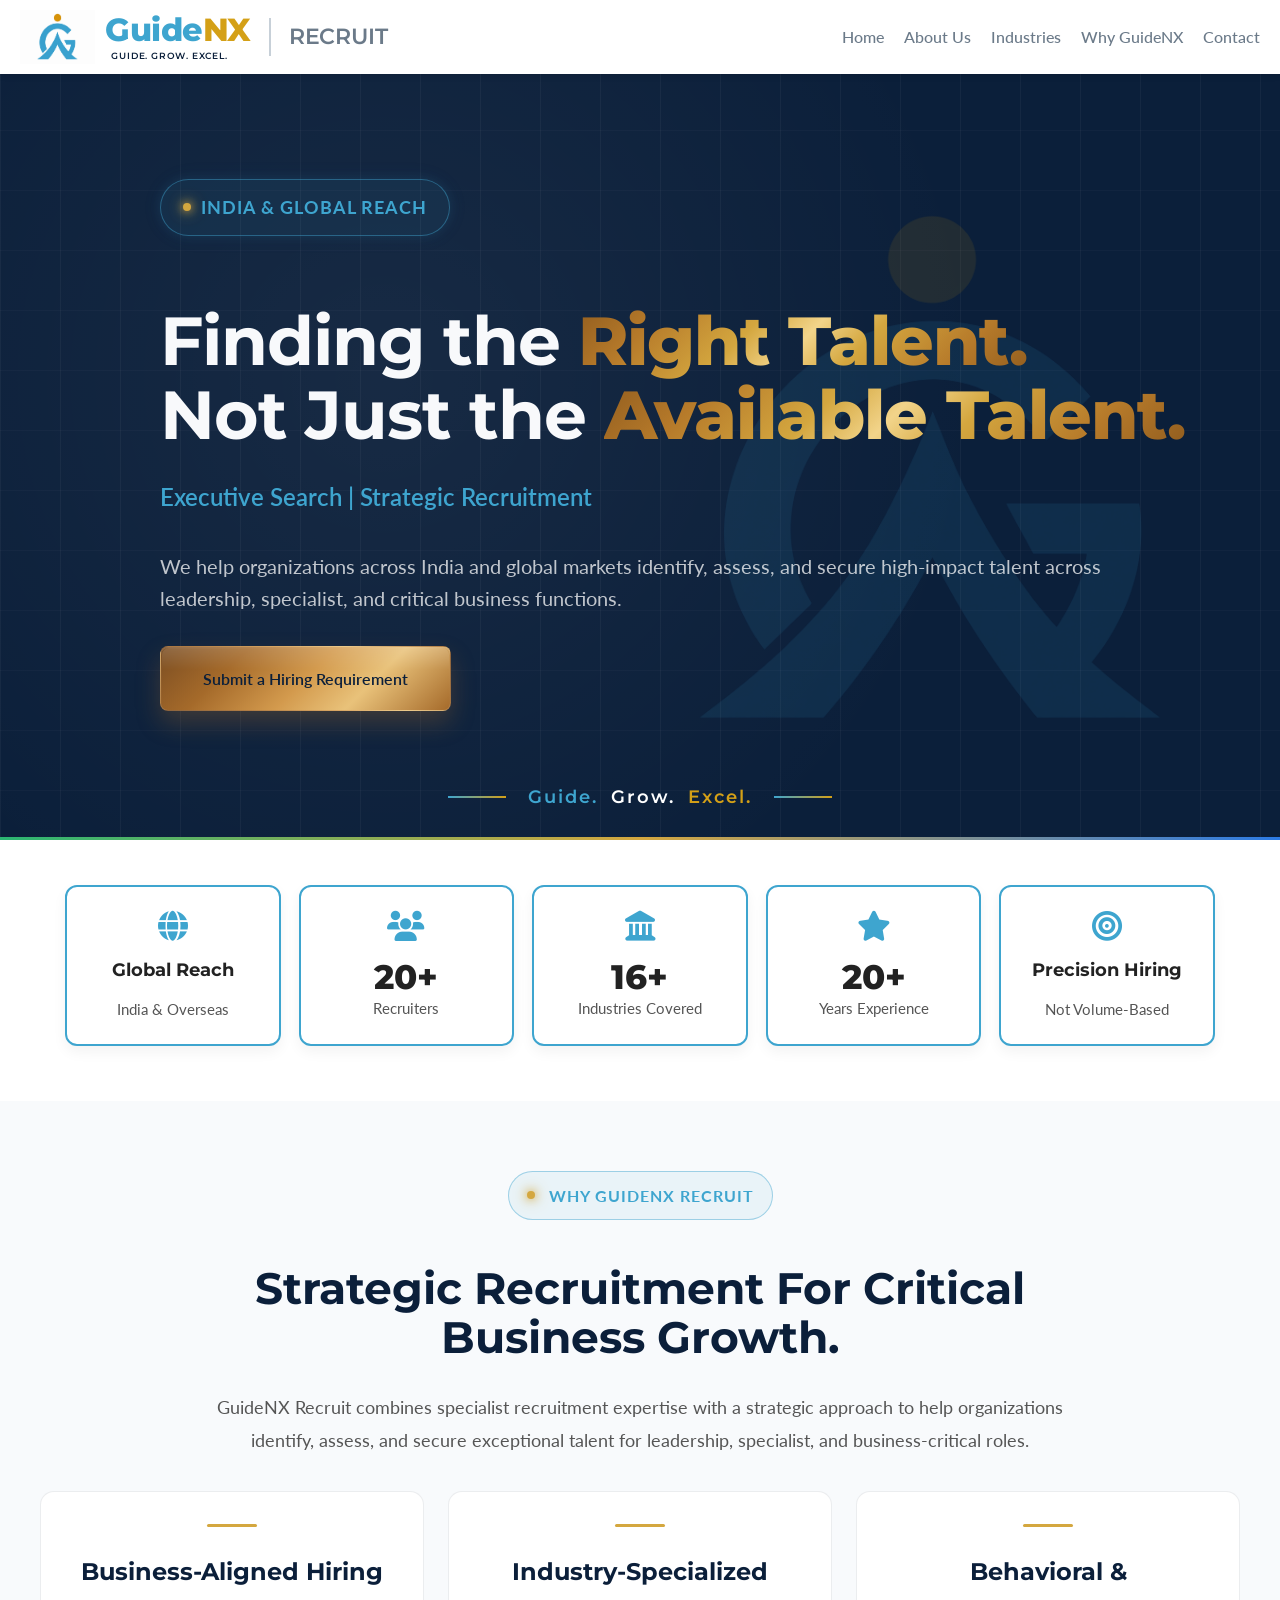
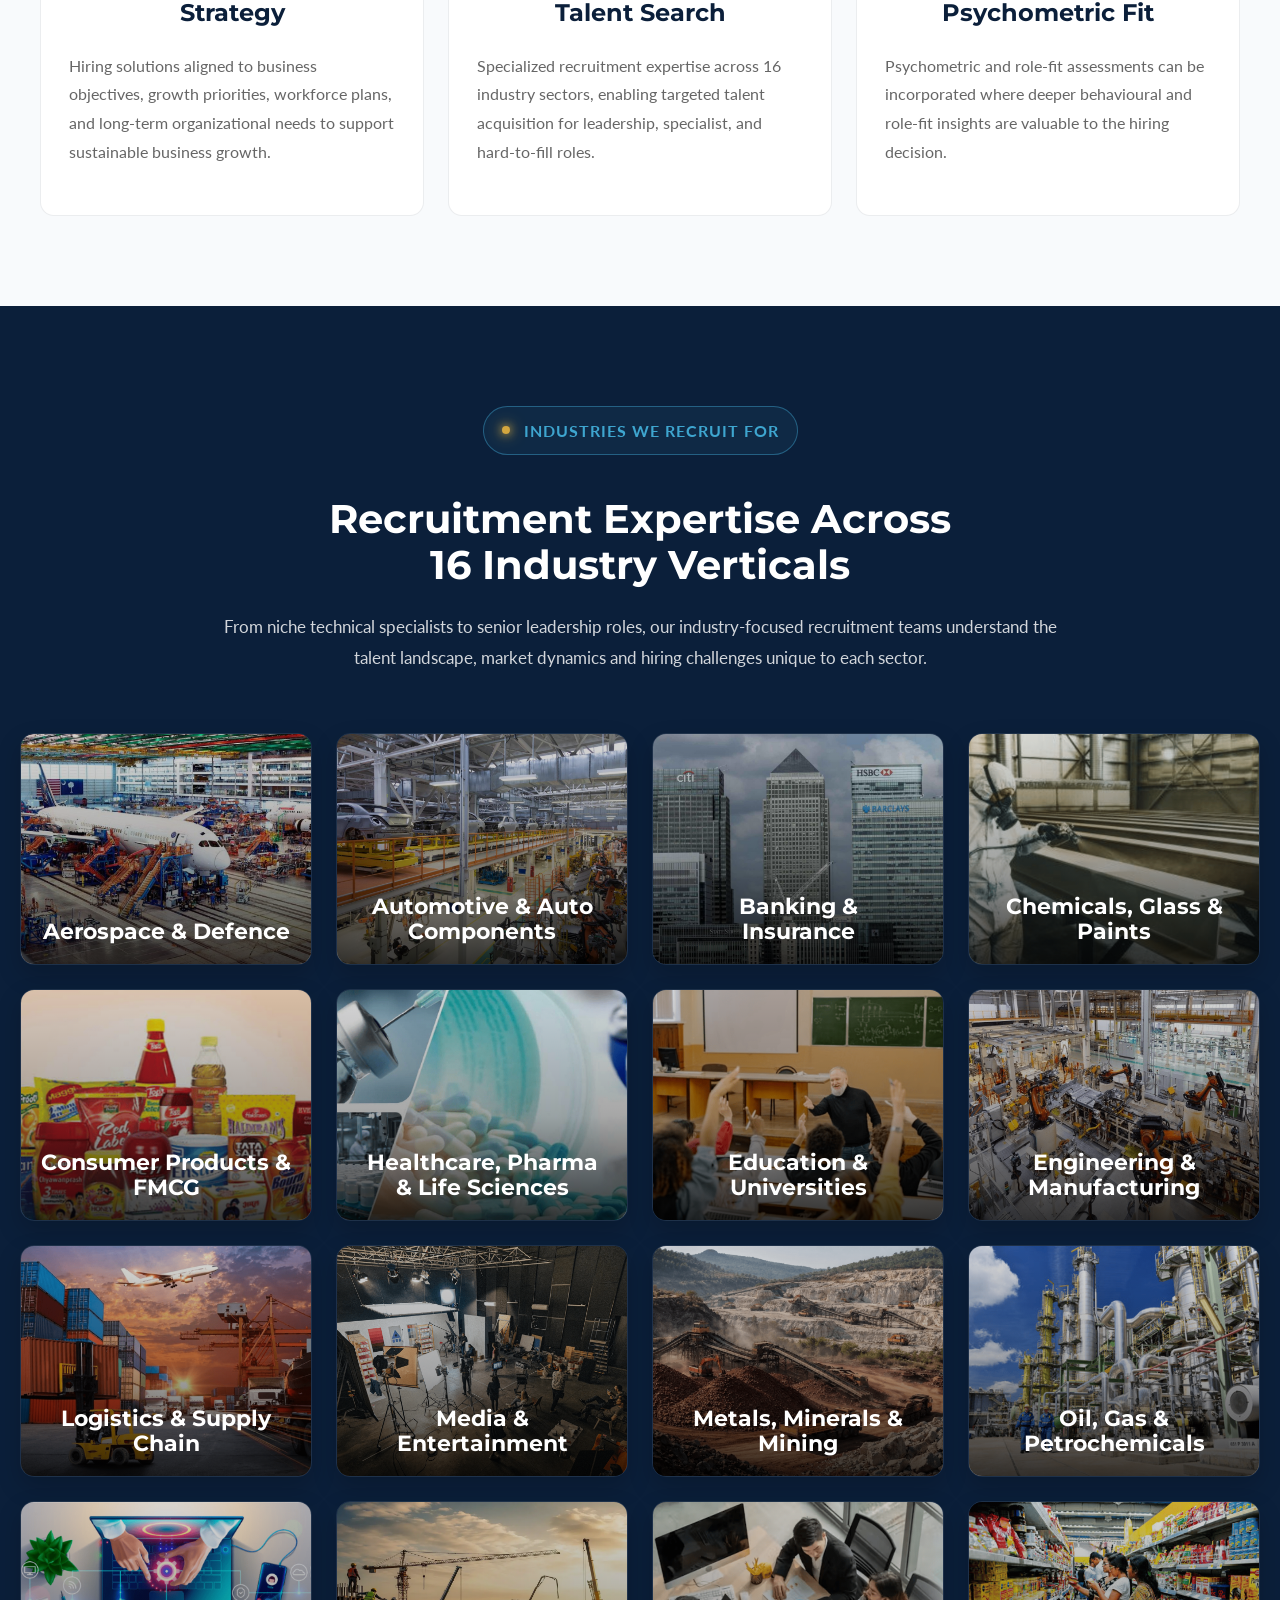
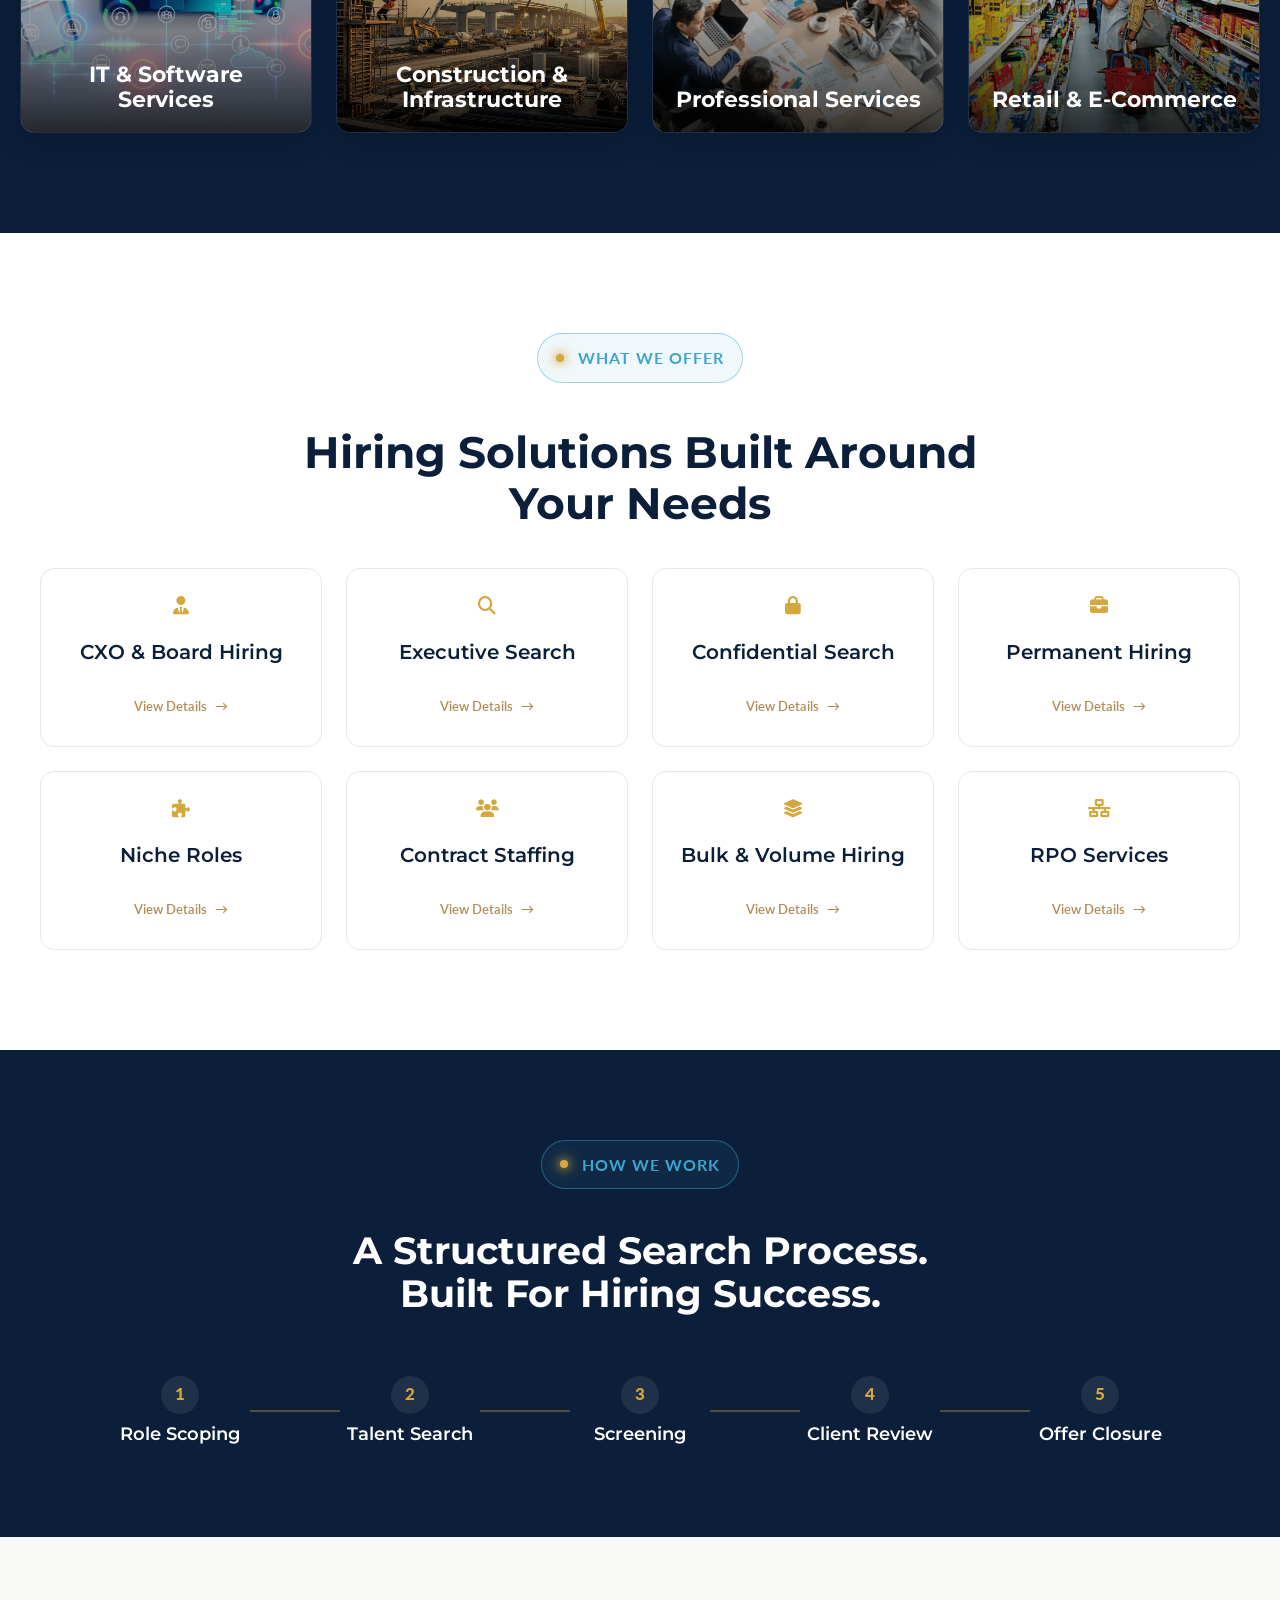
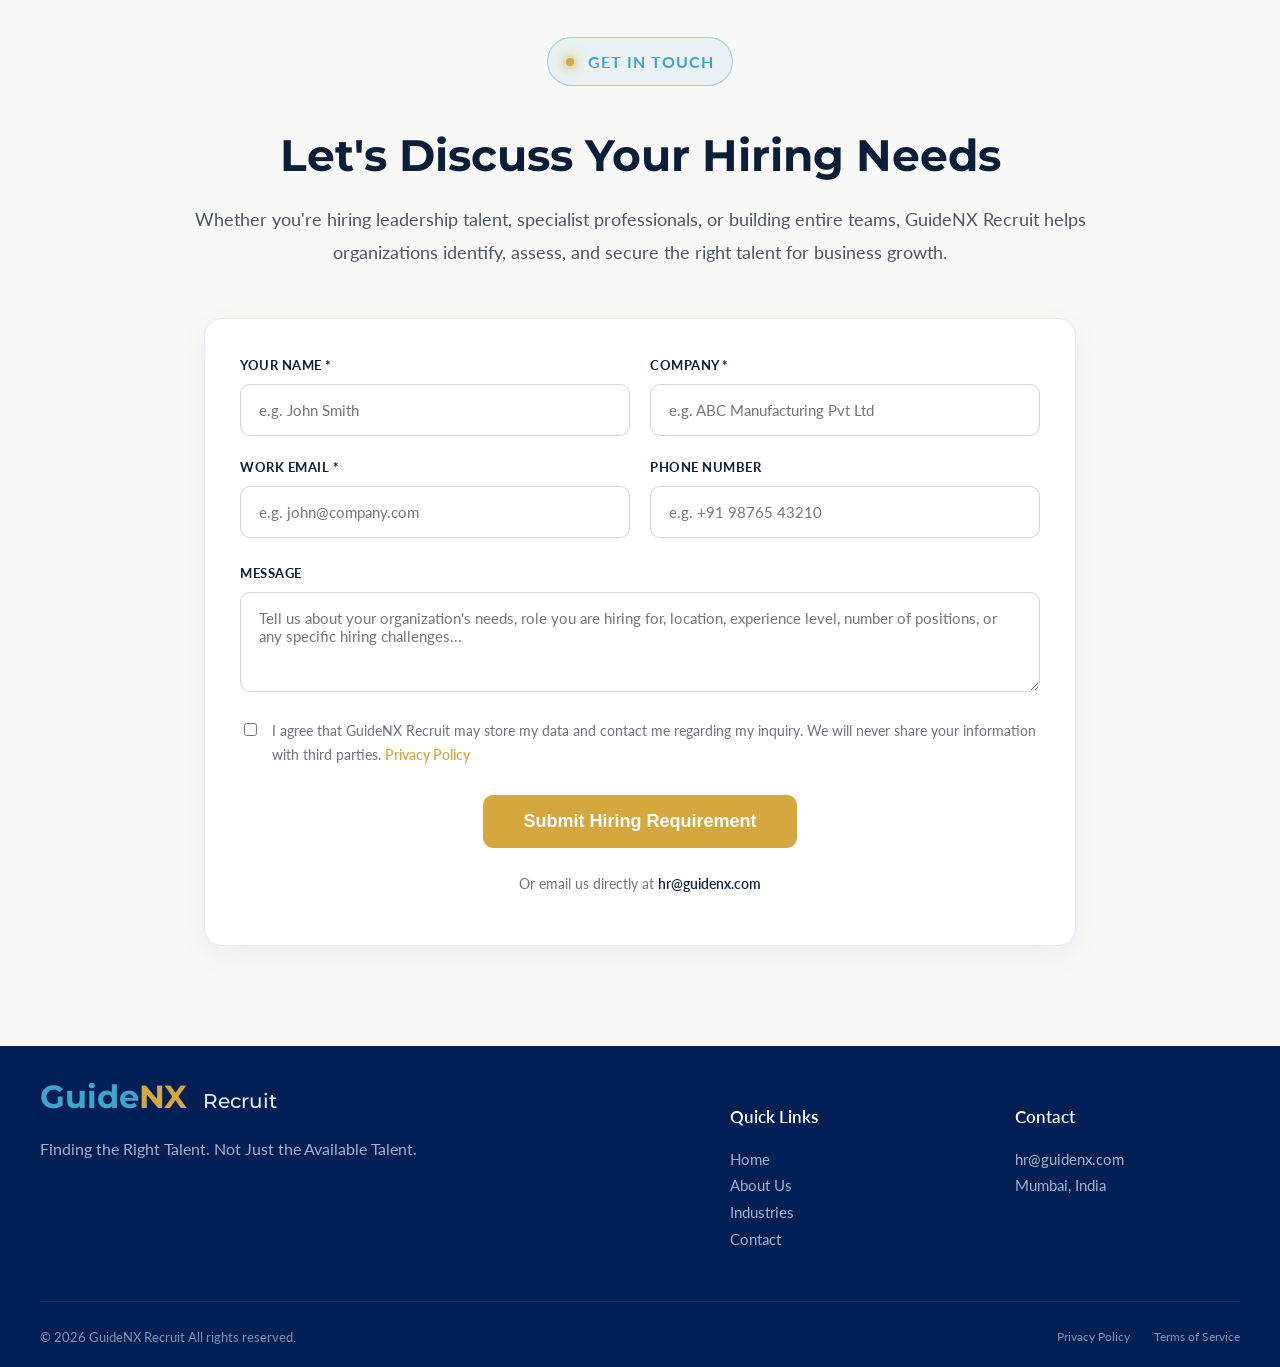
<file: index.html>
<!DOCTYPE html>
<html lang="en">
<head>

  <!-- Google tag (gtag.js) -->
<script async src="https://www.googletagmanager.com/gtag/js?id=G-WQ9FB2P7YZ"></script>
<script>
  window.dataLayer = window.dataLayer || [];
  function gtag(){dataLayer.push(arguments);}
  gtag('js', new Date());

  gtag('config', 'G-WQ9FB2P7YZ');
</script>

  <script type="text/javascript">
    (function(c,l,a,r,i,t,y){
        c[a]=c[a]||function(){(c[a].q=c[a].q||[]).push(arguments)};
        t=l.createElement(r);t.async=1;t.src="https://www.clarity.ms/tag/"+i;
        y=l.getElementsByTagName(r)[0];y.parentNode.insertBefore(t,y);
    })(window, document, "clarity", "script", "yc0uq0gn9h");
</script>

  <meta property="og:title" content="GuideNX Recruit" />
<meta property="og:description" content="The Recruitment Partner Built for Growth" />
<meta property="og:image" content="https://recruit.guidenx.com/assets/GuideNX-Social-Banner.jpg?v=3" />
<meta property="og:image:width" content="1200" />
<meta property="og:image:height" content="630" />
  <meta property="og:image:type" content="image/jpeg" />
<meta property="og:image:alt" content="GuideNX Recruit | Executive Search | Strategic Recruitment | India & Global Reach" />

<meta property="og:type" content="website" />

  <meta property="og:url" content="https://recruit.guidenx.com/" />
<meta property="og:site_name" content="GuideNX Recruit" />

<meta charset="UTF-8" />
<meta name="viewport" content="width=device-width, initial-scale=1.0"/>

  <meta name="google-site-verification" content="FdhPcAISF8_3vkQfyDf0i8Gjw5KIVuOICAfBsrGMzjg" />

  <meta name="google-site-verification" content="MSHTUIP2SgF9HD01NKVnuAwgDI5RBCnoelQdoT4WaZQ" />

<title>GuideNX Recruit | Executive Search, Strategic Recruitment & Talent Acquisition | India & Global</title>

<meta name="description"
content="GuideNX Recruit is a strategic recruitment and executive search firm helping organizations across India and globally hire leadership, specialist, permanent, contract and volume talent through a consultative HR-led approach.">
  
  <meta name="robots" content="index, follow">
  <meta name="author" content="GuideNX Recruit">

  <meta name="keywords"
content="Executive Search India, Strategic Recruitment, Recruitment Agency India, Leadership Hiring, CXO Hiring, Permanent Hiring, Niche Hiring, Recruitment Process Outsourcing, RPO, Bulk Hiring, Contract Staffing, Talent Acquisition">

  

<link rel="canonical" href="https://recruit.guidenx.com/">
  
  <!-- Favicon -->
<link rel="icon" type="image/png" sizes="96x96" href="favicon-96x96.png">
<link rel="icon" type="image/svg+xml" href="favicon.svg">
<link rel="shortcut icon" href="favicon.ico">
<link rel="apple-touch-icon" sizes="180x180" href="apple-touch-icon.png">
<meta name="apple-mobile-web-app-title" content="GuideNX Recruit">
<link rel="manifest" href="site.webmanifest">
  <meta name="theme-color" content="#0B1F3A">
  

    <!-- ✅ Load Google Fonts -->
  <link href="https://fonts.googleapis.com/css2?family=Lato:wght@300;400;700&family=Montserrat:wght@500;600;700&display=swap" rel="stylesheet">

   <link rel="stylesheet" href="https://cdnjs.cloudflare.com/ajax/libs/font-awesome/6.4.0/css/all.min.css">
  <link rel="stylesheet" href="assets/css/style.css?" />

  <!-- Smooth Scroll -->
  <style>
    html {
      scroll-behavior: smooth;
    }
  </style>

  <script type="application/ld+json">
{
  "@context": "https://schema.org",
  "@type": "EmploymentAgency",
  "name": "GuideNX Recruit",
  "url": "https://recruit.guidenx.com/",
  "logo": "https://recruit.guidenx.com/assets/GuideNX Final Logo.png",
  "image": "https://recruit.guidenx.com/assets/GuideNX-Social-Banner.png",
  "description": "GuideNX Recruit is a strategic recruitment and executive search firm helping organizations across India and globally identify leadership, specialist, and business-critical talent through a consultative, HR-led approach.",
  "email": "mailto:hr@guidenx.com",
  "founder": {
    "@type": "Person",
    "name": "Sweety Vasani"
  },
  "areaServed": [
  {
    "@type": "Country",
    "name": "India"
  },
  {
    "@type": "Country",
    "name": "United Arab Emirates"
  },
    {
    "@type": "Country",
    "name": "Saudi Arabia"
  },
     {
    "@type": "Country",
    "name": "Qatar"
  },
     {
    "@type": "Country",
    "name": "Bahrain"
  },
      {
    "@type": "Country",
    "name": "Oman"
  },
  {
    "@type": "Place",
    "name": "Global"
  }
],
  "sameAs": [
    "https://www.linkedin.com/company/GuideNX/"
  ],
  "knowsAbout": [
    "Executive Search",
    "Strategic Recruitment",
    "Leadership Hiring",
    "Specialist Recruitment",
    "Talent Acquisition",
    "Recruitment Consulting"
  ],
  "slogan": "Finding the Right Talent. Not Just the Available Talent.",
  "parentOrganization": {
    "@type": "Organization",
    "name": "GuideNX"
  }
}
</script>

  <script type="application/ld+json">
{
  "@context": "https://schema.org",
  "@type": "WebSite",
  "name": "GuideNX Recruit",
  "url": "https://recruit.guidenx.com/"
}
</script>

  
 </head>
<body>
 <!-- Header -->
<header>
  <a href="index.html" class="brand">

  <img
    src="assets/GuideNX Final Logo.png"
    alt="GuideNX Logo"
    class="logo-img"
  >

  <span class="brand-lockup">

    <span class="brand-main">
      <strong class="brand-guide">Guide</strong><strong class="brand-nx">NX</strong>
    </span>

    <span class="brand-tagline">
      GUIDE.  GROW.  EXCEL.
    </span>

  </span>

  <span class="brand-divider" aria-hidden="true"></span>

  <span class="brand-vertical">
    RECRUIT
  </span>

</a>
      <!-- add this inside header, after your <nav> -->
  <button class="menu-toggle" aria-label="Open menu" aria-expanded="false">☰</button>
  
  <nav>
    <ul>
      <li><a href="#home" class="active">Home</a></li>
      <li><a href="about.html">About Us</a></li>
      <li><a href="#industries">Industries</a></li>
      <li><a href="#why-us">Why GuideNX</a></li>
      <li><a href="#contact">Contact</a></li>
    </ul>
  </nav>
</header>
  

  <!-- ✅ Add the mobile nav block right AFTER the header -->
  <nav class="mobile-nav" aria-hidden="true">
    <ul>
      <li><a href="#home" class="active">Home</a></li>
      <li><a href="about.html">About Us</a></li>
      <li><a href="#industries">Industries</a></li>
      <li><a href="#why-us">Why GuideNX</a></li>
      <li><a href="#contact">Contact</a></li>
    </ul>
  </nav>

  
  
<!-- Hero -->
  <section id="home" class="recruit-hero">
  <div class="hero-overlay"></div>

  <div class="hero-brand-mark">
  <img src="assets/GuideNX Logo-transparent.png" alt="" />
      <span class="watermark-dot"></span>
  </div>

  <div class="hero-content">
    <span class="hero-eyebrow">
      <span class="eyebrow-dot"></span> 
      <span class="eyebrow-text">
      India & Global Reach </span>
      </span>


    <h1>
    <span class="hero-line">
        Finding the <span class="hero-accent">Right Talent.</span>
    </span>

    <span class="hero-line">
        Not Just the <span class="hero-accent">Available Talent.</span>
    </span>
</h1>

            <p class="hero-tagline">
Executive Search | Strategic Recruitment
</p>


    <p class="hero-subtext">
We help organizations across India and global markets identify,
    assess, and secure high-impact talent across leadership,
    specialist, and critical business functions.</p>


<div class="hero-buttons">
  <a href="#contact" class="btn-primary">
    Submit a Hiring Requirement
  </a>

</div>
 </div>

     <!-- ===================================================
         CENTERED BRAND TAGLINE
         =================================================== -->

    <div class="guidenx-brand-tagline">

      <span class="tagline-line tagline-line-left"></span>

      <div class="tagline-words">

        <span class="tagline-guide">Guide.</span>

        <span class="tagline-grow">Grow.</span>

        <span class="tagline-excel">Excel.</span>

      </div>

      <span class="tagline-line tagline-line-right"></span>

    </div>


  <div class="hero-divider"></div>

     
    </section>


  <!-- Recruitment Highlights -->

<section class="recruit-highlights">

    <div class="highlights-grid">

        <div class="highlight-card">
            <div class="highlight-icon">
                <i class="fas fa-globe"></i>
            </div>
            <h3 class="highlight-title">Global Reach</h3>
            <p>India & Overseas</p>
        </div>

        <div class="highlight-card">
            <div class="highlight-icon">
                <i class="fas fa-users"></i>
            </div>
            <h3 class="highlight-number">20+</h3>
            <p>Recruiters</p>
        </div>

        <div class="highlight-card">
            <div class="highlight-icon">
                <i class="fas fa-landmark"></i>
            </div>
            <h3 class="highlight-number">16+</h3>
            <p>Industries Covered</p>
        </div>

        <div class="highlight-card">
            <div class="highlight-icon">
                <i class="fas fa-star"></i>
            </div>
            <h3 class="highlight-number">20+</h3>
            <p>Years Experience</p>
        </div>

        <div class="highlight-card">
            <div class="highlight-icon">
                <i class="fas fa-bullseye"></i>
            </div>
            <h3 class="highlight-title">Precision Hiring</h3>
            <p>Not Volume-Based</p>
        </div>

    </div>

</section>

  
  

  <!-- WHY GuideNX Recruit -->
  <section id="why-us" class="why-recruit">

  <div class="container">

    <span class="section-eyebrow">
       <span class="eyebrow-dot"></span>
      WHY GUIDENX RECRUIT
    </span>

    <h2>
      Strategic Recruitment For Critical Business Growth.
    </h2>

    <p class="section-intro">
GuideNX Recruit combines specialist recruitment expertise with a strategic approach to help organizations identify, assess, and secure exceptional talent for leadership, specialist, and business-critical roles.
    </p>

    <div class="recruit-pillars">

      <div class="pillar-card">

        <div class="pillar-line"></div>
        
        <h3>Business-Aligned Hiring Strategy</h3>
        <p>
          Hiring solutions aligned to business objectives, growth priorities, workforce plans, and long-term organizational needs to support sustainable business growth.
        </p>
        
      </div>

      <div class="pillar-card">

        <div class="pillar-line"></div>
        
        <h3>Industry-Specialized Talent Search</h3>
        <p>
          Specialized recruitment expertise across 16 industry sectors, enabling targeted talent acquisition for leadership, specialist, and hard-to-fill roles.
        </p>
      </div>

      <div class="pillar-card">

        <div class="pillar-line"></div>
        
        <h3> Behavioral & Psychometric Fit </h3>
        <p>
          Psychometric and role-fit assessments can be incorporated where deeper behavioural and role-fit insights are valuable to the hiring decision.
</p>
      </div>

    </div>

  </div>

</section>


    <!-- INDUSTRIES-->

  <section id="industries" class="industries-section">

    <div class="container">

        <span class="section-eyebrow">
           <span class="eyebrow-dot"></span>
          INDUSTRIES WE RECRUIT FOR 
        </span>

        <h2>Recruitment Expertise Across <br> 16 Industry Verticals</h2>

        <p class="section-intro">
From niche technical specialists to senior leadership roles,
our industry-focused recruitment teams understand the talent
landscape, market dynamics and hiring challenges unique to
each sector.        </p>

      
        <div class="industry-grid">

    <div class="industry-card">
        <img src="assets/images/industries/aerospace.jpg" alt="Aerospace and Defence Recruitment">
        <div class="industry-overlay">
            <h3>Aerospace & Defence</h3>
        </div>
    </div>

    <div class="industry-card">
        <img src="assets/images/industries/automotive.jpg" alt="Automotive and Auto Components Recruitment">
        <div class="industry-overlay">
            <h3>Automotive & Auto Components</h3>
        </div>
    </div>

    <div class="industry-card">
        <img src="assets/images/industries/banking.jpg" alt="Banking and Insurance Recruitment">
        <div class="industry-overlay">
            <h3>Banking & <br> Insurance</h3>
        </div>
    </div>

    <div class="industry-card">
        <img src="assets/images/industries/chemicals.png" alt="Chemicals, Glass and Paints Recruitment">
        <div class="industry-overlay">
            <h3>Chemicals, Glass & Paints</h3>
        </div>
    </div>

    <div class="industry-card">
        <img src="assets/images/industries/consumer.png" alt="Consumer Products and FMCG Recruitment">
        <div class="industry-overlay">
            <h3>Consumer Products & FMCG</h3>
        </div>
    </div>

    <div class="industry-card">
        <img src="assets/images/industries/healthcare.png" alt="Healthcare, Pharma and Life Sciences Recruitment">
        <div class="industry-overlay">
            <h3>Healthcare, Pharma & Life Sciences</h3>
        </div>
    </div>

    <div class="industry-card">
        <img src="assets/images/industries/education.png" alt="Education and University Recruitment">
        <div class="industry-overlay">
            <h3>Education & Universities</h3>
        </div>
    </div>

    <div class="industry-card">
        <img src="assets/images/industries/engineering.png" alt="Engineering and Manufacturing Recruitment">
        <div class="industry-overlay">
            <h3>Engineering & Manufacturing</h3>
        </div>
    </div>

    <div class="industry-card">
        <img src="assets/images/industries/logistics.png" alt="Logistics and Supply Chain Recruitment">
        <div class="industry-overlay">
            <h3>Logistics & Supply Chain</h3>
        </div>
    </div>

    <div class="industry-card">
        <img src="assets/images/industries/media.png" alt="Media and Entertainment Recruitment">
        <div class="industry-overlay">
            <h3>Media & Entertainment</h3>
        </div>
    </div>

    <div class="industry-card">
        <img src="assets/images/industries/mining.png" alt="Metals, Minerals and Mining Recruitment">
        <div class="industry-overlay">
            <h3>Metals, Minerals & Mining</h3>
        </div>
    </div>

    <div class="industry-card">
        <img src="assets/images/industries/oilgas.png" alt="Oil, Gas and Petrochemicals Recruitment">
        <div class="industry-overlay">
            <h3>Oil, Gas & Petrochemicals</h3>
        </div>
    </div>

    <div class="industry-card">
        <img src="assets/images/industries/IT.png" alt="IT and Software Services Recruitment">
        <div class="industry-overlay">
            <h3>IT & Software Services</h3>
        </div>
    </div>

    <div class="industry-card">
        <img src="assets/images/industries/construction.png" alt="Construction and Infrastructure Recruitment">
        <div class="industry-overlay">
            <h3>Construction & Infrastructure</h3>
        </div>
    </div>

    <div class="industry-card">
        <img src="assets/images/industries/professional.png" alt="Professional Services Recruitment">
        <div class="industry-overlay">
            <h3>Professional Services</h3>
        </div>
    </div>

    <div class="industry-card">
        <img src="assets/images/industries/retail.png" alt="Retail and E-Commerce Recruitment">
        <div class="industry-overlay">
            <h3>Retail & E-Commerce</h3>
        </div>
    </div>
          
</div>
</div>
</section>

  <!-- HIRING SOLUTIONS -->

<section id="hiring-solutions" class="solutions-section">

    <div class="container">

        <span class="section-eyebrow">
           <span class="eyebrow-dot"></span> 
          WHAT WE OFFER</span>

        <h2>
            Hiring Solutions Built Around<br>
            Your Needs
        </h2>

        <div class="solutions-grid">

            <a href="hiring-solutions/cxo-board-hiring.html" class="solution-card">
               <div class="solution-content">
                <i class="fas fa-user-tie"></i>
                <h3>CXO & Board Hiring</h3>

                  <span class="solution-link">
            View Details
            <span class="arrow">→</span>
        </span>
                 
            </div>
            </a>
              

            <a href="hiring-solutions/executive-search.html" class="solution-card">
               <div class="solution-content">
                <i class="fas fa-search"></i>
                <h3>Executive Search</h3>

                 <span class="solution-link">
            View Details
            <span class="arrow">→</span>
        </span>
                 
            </div>
            </a>

            <a href="hiring-solutions/confidential-search.html" class="solution-card">
               <div class="solution-content">
                <i class="fas fa-lock"></i>
                <h3>Confidential Search</h3>

                 <span class="solution-link">
            View Details
            <span class="arrow">→</span>
        </span>
                 
            </div>
              </a>

            <a href="hiring-solutions/permanent-hiring.html" class="solution-card">
               <div class="solution-content">
                <i class="fas fa-briefcase"></i>
                <h3>Permanent Hiring</h3>

                 <span class="solution-link">
            View Details
            <span class="arrow">→</span>
        </span>

                            </div>
            </a>

            <a href="hiring-solutions/niche-roles.html" class="solution-card">
               <div class="solution-content">
                <i class="fas fa-puzzle-piece"></i>
                <h3>Niche Roles</h3>

                 <span class="solution-link">
            View Details
            <span class="arrow">→</span>
        </span>
                 
            </div>
            </a>

            <a href="hiring-solutions/contract-staffing.html" class="solution-card">
               <div class="solution-content">
                <i class="fas fa-users"></i>
                <h3>Contract Staffing</h3>

                 <span class="solution-link">
            View Details
            <span class="arrow">→</span>
        </span>
                 
            </div>
            </a>

            <a href="hiring-solutions/bulk-volume-hiring.html" class="solution-card">
               <div class="solution-content">
                <i class="fas fa-layer-group"></i>
                <h3>Bulk & Volume Hiring</h3>

                 <span class="solution-link">
            View Details
            <span class="arrow">→</span>
        </span>
                 
            </div>
            </a>

            <a href="hiring-solutions/rpo-services.html" class="solution-card">
               <div class="solution-content">
                <i class="fas fa-network-wired"></i>
                <h3>RPO Services </h3>

                 <span class="solution-link">
            View Details
            <span class="arrow">→</span>
        </span>
                 
            </div>
            </a>

        </div>

    </div>

</section>

  <!-- HOW WE WORK -->

<section class="process-section">

    <div class="container">

        <span class="section-eyebrow">
           <span class="eyebrow-dot"></span>
          HOW WE WORK
        </span>

        <h2>
            A Structured Search Process.<br>
            Built For Hiring Success.
        </h2>

        <div class="process-timeline">

            <div class="timeline-step">
                <div class="timeline-number">1</div>
                <h3>Role Scoping</h3>
            </div>

            <div class="timeline-line"></div>

            <div class="timeline-step">
                <div class="timeline-number">2</div>
                <h3>Talent Search</h3>
            </div>

            <div class="timeline-line"></div>

            <div class="timeline-step">
                <div class="timeline-number">3</div>
                <h3>Screening</h3>
            </div>

            <div class="timeline-line"></div>

            <div class="timeline-step">
                <div class="timeline-number">4</div>
                <h3>Client Review</h3>
            </div>

            <div class="timeline-line"></div>

            <div class="timeline-step">
                <div class="timeline-number">5</div>
                <h3>Offer Closure</h3>
            </div>

        </div>

           </div>

</section>

    <!-- CONTACT SECTION -->


<section class="contact-section" id="contact">

    <div class="section-tag">
       <span class="eyebrow-dot"></span>
      GET IN TOUCH
    </div>

    <h2>Let's Discuss Your Hiring Needs</h2>

    <p class="contact-intro">
        Whether you're hiring leadership talent, specialist professionals,
or building entire teams, GuideNX Recruit helps organizations identify,
assess, and secure the right talent for business growth.
    </p>

    <div class="contact-card">

<form id="contactForm"
      action="https://formspree.io/f/mqpkpqpw"
      method="POST"
      class="contact-form">
  <input type="hidden" name="website" value="GuideNX Recruit">

  <input type="hidden"
       name="_redirect"
        value="https://recruit.guidenx.com/thankyou.html">
  
  
            <div class="form-grid">

                <div class="form-group">
                    <label>Your Name *</label>
<input type="text"
       name="name"
       placeholder="e.g. John Smith"
       required>
                </div>

                <div class="form-group">
                    <label>Company *</label>
<input type="text"
       name="company"
       placeholder="e.g. ABC Manufacturing Pvt Ltd"
       required>
                </div>

                <div class="form-group">
                    <label>Work Email *</label>
                  <input type="email"
       name="email"
       placeholder="e.g. john@company.com"
       required>
                </div>

                <div class="form-group">
                    <label>Phone Number</label>
<input type="tel"
       name="phone"
       placeholder="e.g. +91 98765 43210">
                </div>

            </div>

            <div class="form-group">
                <label>Message</label>

              <textarea
name="message"
placeholder="Tell us about your organization's needs, role you are hiring for, location, experience level, number of positions, or any specific hiring challenges..."></textarea>
            </div>

            <div class="consent-box">

                <input
                    type="checkbox"
                    id="consent"
                    required>

                <label for="consent">

                    I agree that GuideNX Recruit may store my data and contact me regarding my inquiry.
                    We will never share your information with third parties.

                    <a href="#">Privacy Policy</a>

                </label>

            </div>

            <button type="submit" class="contact-btn">
                Submit Hiring Requirement
            </button>

            <p class="contact-email">
                Or email us directly at
                <a href="mailto:hr@guidenx.com">
                    hr@guidenx.com
                </a>
            </p>

        </form>

    </div>

</section>

  <footer class="footer">

    <div class="container">

        <div class="footer-content">

            <!-- Left -->
            <div class="footer-brand">

              <h3>
                    <span class="footer-guide">Guide</span><span class="footer-nx">NX</span>
                    <span class="footer-search">Recruit</span>
                </h3>

                <p>
                    Finding the Right Talent. Not Just the Available Talent.
                </p>

              
                       
                <div class="footer-social">
                      <!-- Add GuideNX LinkedIn URL once the company page is created -->
                    <!--
                    <a href="YOUR_GUIDENX_LINKEDIN_URL"
                       target="_blank"
                       rel="noopener noreferrer"
                       aria-label="LinkedIn">
                        <i class="fab fa-linkedin-in"></i>
                    </a>
                    -->
                    
                                  </div>
            </div>

            <!-- Center -->
            <div class="footer-links">
                <h4>Quick Links</h4>

                <ul>
                    <li><a href="index.html">Home</a></li>
                    <li><a href="about.html">About Us</a></li>
                    <li><a href="index.html#industries">Industries</a></li>
                    <li><a href="index.html#contact">Contact</a></li>
                </ul>
            </div>

            <!-- Right -->
           <div class="footer-contact">
    <h4>Contact</h4>

    <ul>
        <li>
            <a href="mailto:hr@guidenx.com">
                hr@guidenx.com
            </a>
        </li>

        <li>
           <span>Mumbai, India</span>
            </a>
        </li>
    </ul>
</div>

        </div>

        <!-- Bottom Footer -->
        <div class="footer-bottom">

            <p>© 2026 GuideNX Recruit All rights reserved.</p>

            <div class="footer-bottom-links">
                <a href="#">Privacy Policy</a>
                <a href="#">Terms of Service</a>
            </div>

        </div>

    </div>

</footer>

  <script src="script.js"></script>

</body>
</html>
</file>
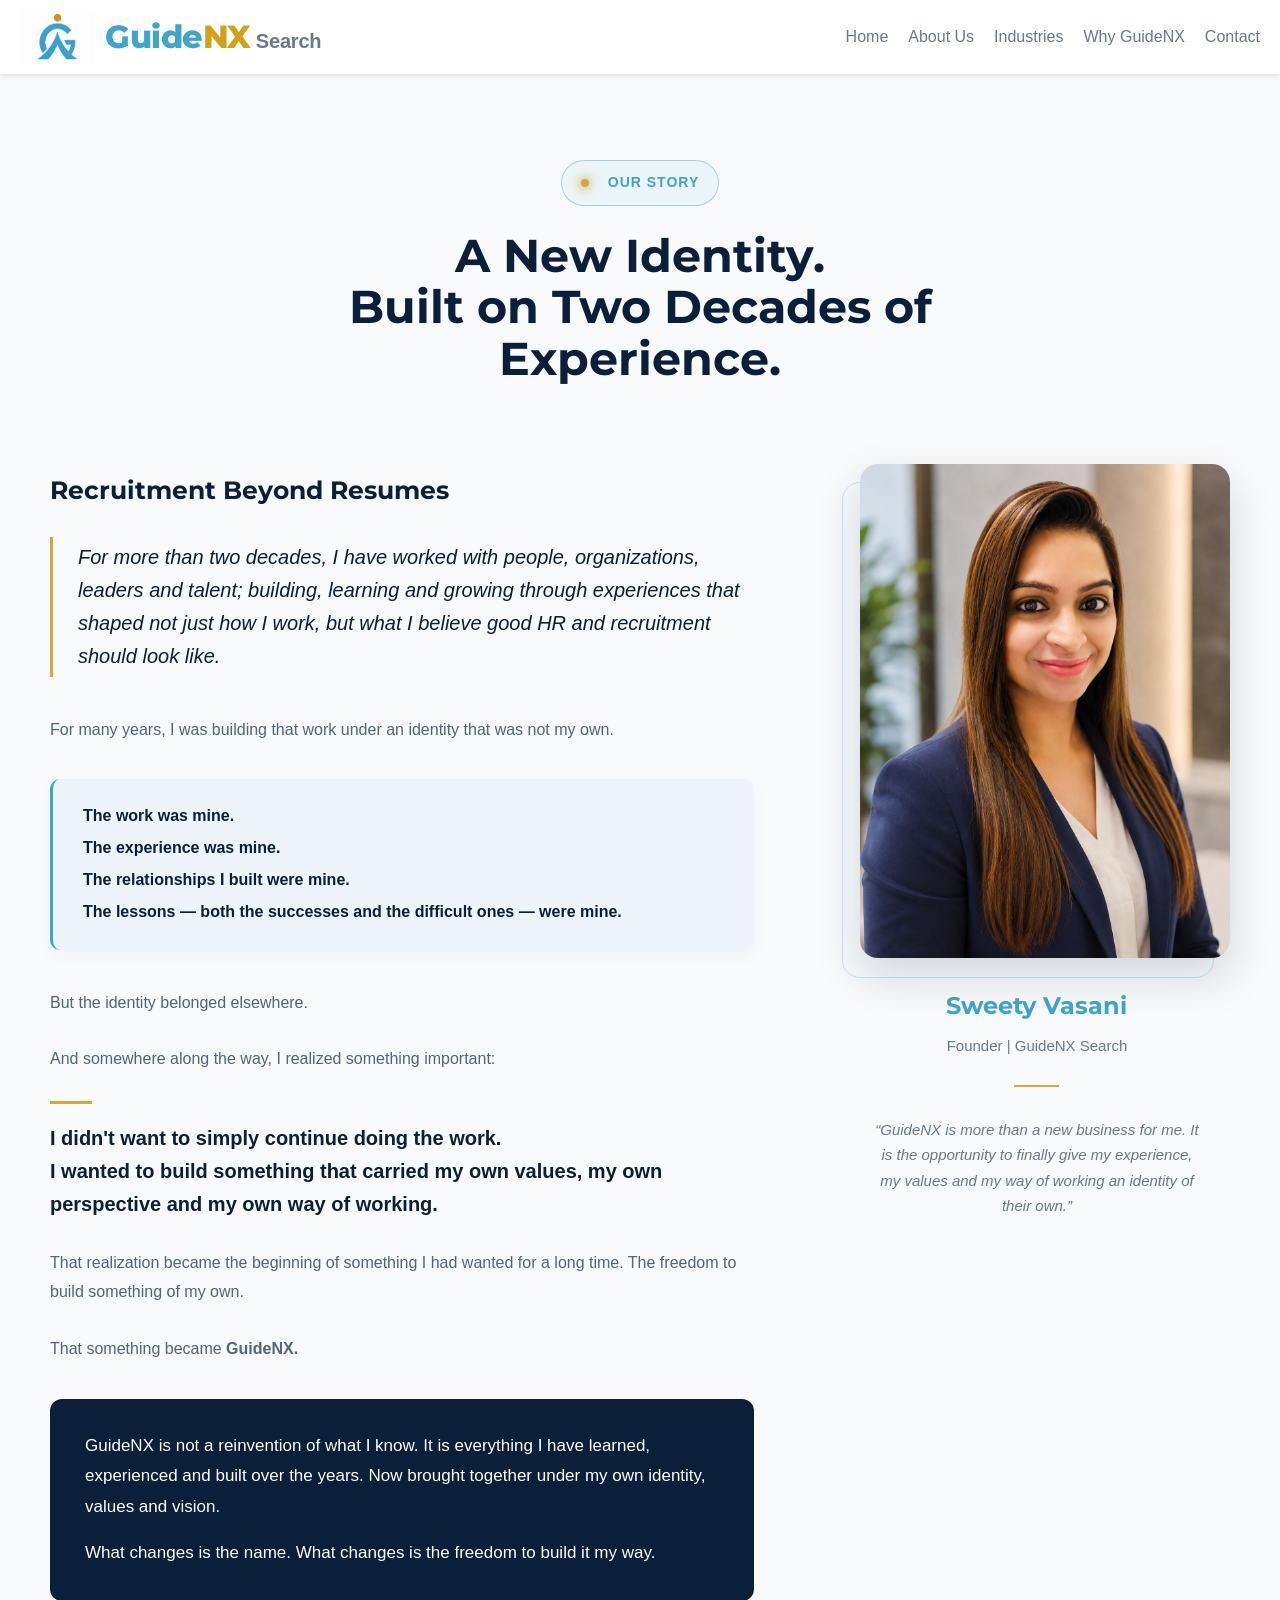
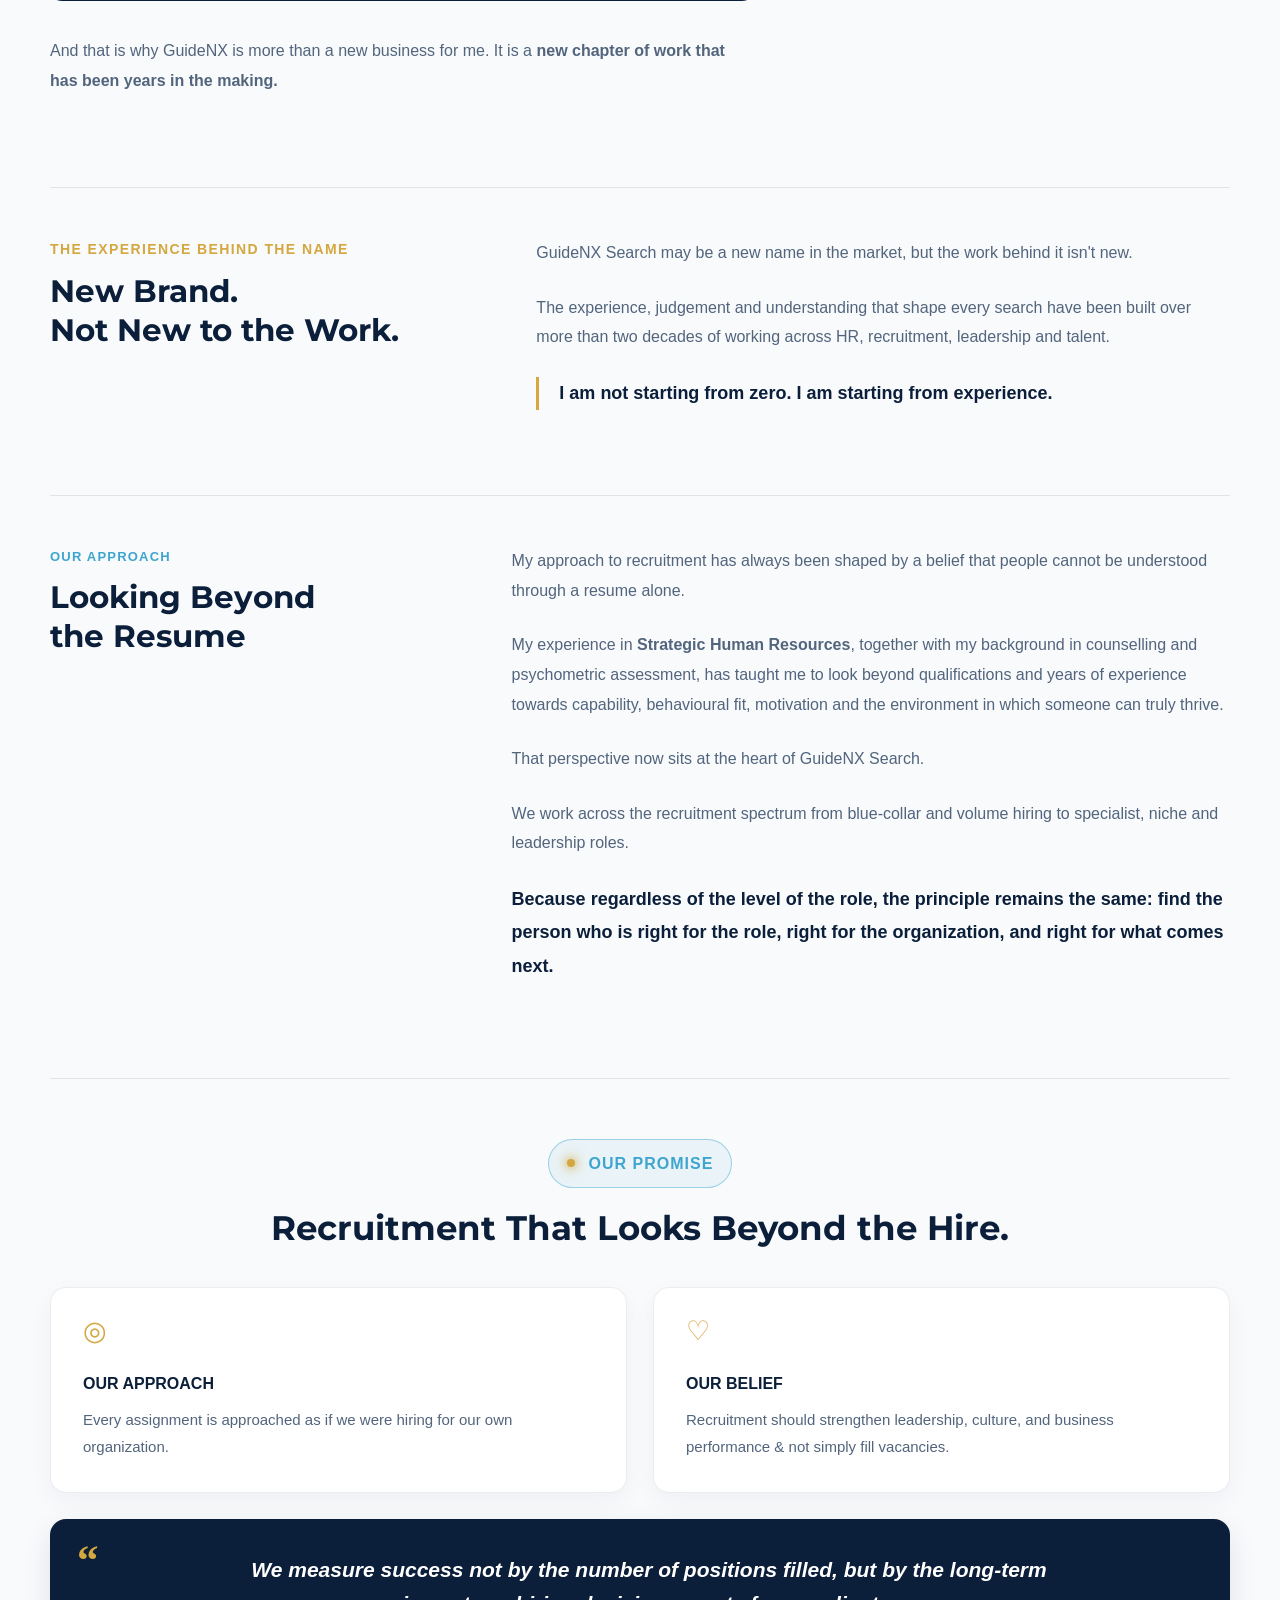
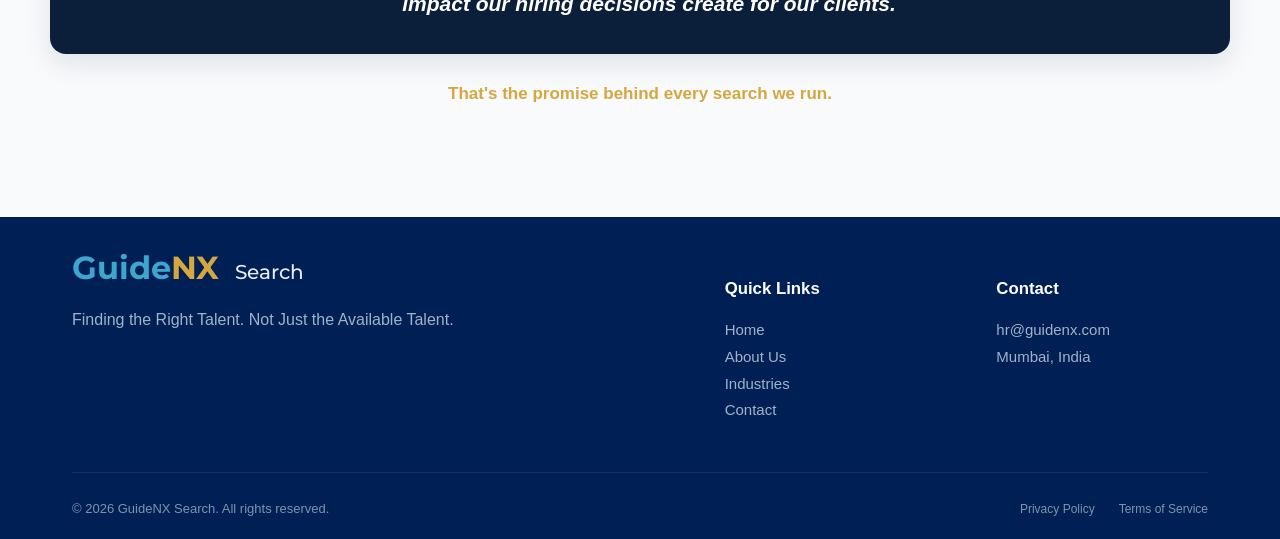
<file: about-new.html>
<!DOCTYPE html>
<html lang="en">
<head>
  
<meta charset="UTF-8" />
  <meta name="viewport" content="width=device-width, initial-scale=1.0"/>

   <title>About GuideNX Search | Executive Search & Recruitment Experts</title>
  
  <meta name="description"
content="Learn about GuideNX Search, a strategic recruitment and executive search partner helping organizations hire leadership, specialist, and business-critical talent across India and global markets">

  <meta name="robots" content="index, follow">

    <link rel="canonical" href="https://recruit.lakesideasia.com/about.html">
  
  <meta property="og:title" content="About GuideNX Search | Executive Search & Recruitment Experts" />
  <meta property="og:description"
content="Learn about GuideNX Search, a strategic recruitment and executive search partner helping organizations hire leadership, specialist, and business-critical talent across India and global markets.">
<meta property="og:image" content="https://recruit.lakesideasia.com/assets/lakeside-recruit-social-banner.png" />
  <meta property="og:image:width" content="1200" />
<meta property="og:image:height" content="630" />
<meta property="og:image:alt" content="GuideNX Search | Executive Search | Strategic Recruitment | India & Global Reach" />
  
  <meta property="og:type" content="website" />
  
  <meta property="og:url" content="https://recruit.lakesideasia.com/about.html">
  
 
  <meta name="twitter:card" content="summary_large_image">
<meta name="twitter:title" content="About GuideNX Recruit | Executive Search & Recruitment Experts">
<meta name="twitter:description" content="Learn about GuideNX Recruit, a strategic recruitment and executive search partner helping organizations hire leadership, specialist, and business-critical talent across India and the GCC.">
<meta name="twitter:image" content="https://recruit.lakesideasia.com/assets/lakeside-recruit-social-banner.png">



  <!-- Favicon -->
<link rel="icon" type="image/png" sizes="96x96" href="favicon-96x96.png">
<link rel="icon" type="image/svg+xml" href="favicon.svg">
<link rel="shortcut icon" href="favicon.ico">
<link rel="apple-touch-icon" sizes="180x180" href="apple-touch-icon.png">
<meta name="apple-mobile-web-app-title" content="GuideNX Recruit">
<link rel="manifest" href="site.webmanifest">
  <meta name="theme-color" content="#0B1F3A">
  

    <!-- ✅ Load Google Fonts -->
  <link href="https://fonts.googleapis.com/css2?family=Lato:wght@300;400;700&family=Montserrat:wght@500;600;700&display=swap" rel="stylesheet">

   <link rel="stylesheet" href="https://cdnjs.cloudflare.com/ajax/libs/font-awesome/6.4.0/css/all.min.css">
  <link rel="stylesheet" href="assets/css/style.css?" />

  <!-- Smooth Scroll -->
  <style>
    html {
      scroll-behavior: smooth;
    }
  </style>

<script type="application/ld+json">
{
  "@context": "https://schema.org",
  "@type": "AboutPage",
  "name": "About GuideNX Search",
  "url": "https://recruit.lakesideasia.com/about.html",
  "description": "Learn about GuideNX Recruit, a strategic recruitment and executive search partner helping organizations hire leadership, specialist, and business-critical talent across India and global markets.",
  "isPartOf": {
    "@type": "WebSite",
    "name": "GuideNX Search",
    "url": "https://recruit.lakesideasia.com/"
  },
  "about": {
    "@type": "EmploymentAgency",
    "name": "GuideNX Search",
    "url": "https://recruit.lakesideasia.com/"
  }
}
</script>

  <script type="application/ld+json">
{
  "@context": "https://schema.org",
  "@type": "BreadcrumbList",
  "itemListElement": [
    {
      "@type": "ListItem",
      "position": 1,
      "name": "Home",
      "item": "https://recruit.lakesideasia.com/"
    },
    {
      "@type": "ListItem",
      "position": 2,
      "name": "About",
      "item": "https://recruit.lakesideasia.com/about.html"
    }
  ]
}
</script>

  

 </head>
  
<body>
 <!-- Header -->
<header>
  <a href="index.html" class="brand">
  <img src="assets/GuideNX Final Logo.png" alt="GuideNX Search Logo" class="logo-img" />

  <span class="brand-name">
    <span class="brand-main">
      <strong class="brand-guide">Guide</strong><strong class="brand-nx">NX</strong>
    </span>

    <span class="brand-search">Search</span>
  </span>
  </a>
      <!-- add this inside header, after your <nav> -->
  <button class="menu-toggle" aria-label="Open menu" aria-expanded="false">☰</button>
  
  <nav>
    <ul>
      <li><a href="index.html">Home</a></li>
      <li><a href="about.html" class="active">About Us</a></li>
      <li><a href="index.html#industries">Industries</a></li>
      <li><a href="index.html#why-us">Why GuideNX</a></li>
       <li><a href="index.html#contact">Contact</a></li>
    </ul>
  </nav>
</header>
  

  <!-- ✅ Add the mobile nav block right AFTER the header -->
  <nav class="mobile-nav" aria-hidden="true">
    <ul>
      <li><a href="index.html">Home</a></li>
      <li><a href="about.html" class="active">About Us</a></li>
       <li><a href="index.html#industries">Industries</a></li>
      <li><a href="index.html#why-us">Why GuideNX</a></li>
      <li><a href="index.html#contact">Contact</a></li>
    </ul>
  </nav>



    <style>

        /* =========================================================
           GUIDENX SEARCH — ABOUT STORY / ASYMMETRICAL VERSION
        ========================================================= */

        :root {

            --gnx-blue: #3EA5CF;
            --gnx-gold: #D4A73F;
            --gnx-navy: #0B1F3A;

            --gnx-text: #52657D;
            --gnx-soft: #6B7A89;

            --gnx-bg: #F8FAFC;
            --gnx-white: #FFFFFF;

        }


        * {
            box-sizing: border-box;
        }


        body {

            margin: 0;

            font-family:
                Arial,
                Helvetica,
                sans-serif;

            background: var(--gnx-bg);

            color: var(--gnx-text);

        }


        /* =========================================================
           ABOUT STORY
        ========================================================= */

        .about-test {

            padding: 90px 40px 110px;

            background: var(--gnx-bg);

        }


        .about-test__container {

            max-width: 1180px;

            margin: 0 auto;

        }


        /* =========================================================
           EYEBROW
        ========================================================= */

        .about-test__eyebrow {

            display: flex;

            align-items: center;
            justify-content: center;

            gap: 9px;

            width: fit-content;

            margin: 0 auto 24px;

            padding: 10px 19px;

            border: 1px solid rgba(62,165,207,0.45);

            border-radius: 999px;

            background: rgba(62,165,207,0.06);

            color: var(--gnx-blue);

            font-size: 14px;

            font-weight: 700;

            letter-spacing: 1px;

            text-transform: uppercase;

        }


        .about-test__eyebrow-dot {
  width: 8px;
  height: 8px;
  border-radius: 50%;
  background: #D4A73F;
  margin-right: 10px;

  box-shadow:
    0 0 8px #D4A73F,
    0 0 16px #D4A73F;

  animation: dotPulse 2s ease-in-out infinite;
}

@keyframes dotPulse {
  50% {
    transform: scale(1.25);
  }
}


        /* =========================================================
           MAIN HEADING
        ========================================================= */

        .about-test__heading {

            max-width: 820px;

            margin: 0 auto 80px;

            text-align: center;

            color: var(--gnx-navy);

            font-size: 46px;

            line-height: 1.12;

            font-weight: 700;

        }


        /* =========================================================
           ASYMMETRICAL INTRO
        ========================================================= */

        .about-test__intro {

            display: grid;

            grid-template-columns: minmax(0, 1.55fr) minmax(300px, 0.85fr);

            gap: 90px;

            align-items: start;

            position: relative;

        }


        /* =========================================================
           STORY COLUMN
        ========================================================= */

        .about-test__story {

            padding-top: 10px;

        }


        .about-test__story h2 {

            margin: 0 0 30px;

            color: var(--gnx-navy);

            font-size: 25px;

            line-height: 1.3;

            font-weight: 700;

        }


        .about-test__story p {

            margin: 0 0 27px;

            color: var(--gnx-text);

            font-size: 16px;

            line-height: 1.85;

        }


        /* =========================================================
           OPENING QUOTE
        ========================================================= */

        .about-test__opening {

            position: relative;

            margin: 0 0 38px;

            padding: 4px 0 4px 25px;

            border-left: 3px solid var(--gnx-gold);

        }


        .about-test__opening p {

            margin: 0;

            color: var(--gnx-navy);

            font-size: 20px;

            line-height: 1.65;

            font-style: italic;

        }


        /* =========================================================
           THE "MINE" SECTION
        ========================================================= */

        .about-test__mine {

            margin: 35px 0 38px;

            padding: 25px 30px;

            background: rgba(62,165,207,0.055);

            border-radius: 10px;

            border-left: 1px solid rgba(62,165,207,0.10);

            border-left: 3px solid #3EA5CF;

            box-shadow: 0 6px 18px rgba(14,46,77,0.035);



        }


        .about-test__mine p {

            margin: 0 0 7px;

            color: var(--gnx-navy);

            font-size: 16px;

            line-height: 1.55;

            font-weight: 600;

        }


        .about-test__mine p:last-child {

            margin-bottom: 0;

        }


        /* =========================================================
           IMPORTANT STATEMENT
        ========================================================= */

        .about-test__emphasis {

            margin: 42px 0 46px;

            padding: 0;

            color: var(--gnx-navy) !important;

            font-size: 20px !important;

            line-height: 1.65 !important;

            font-weight: 700;

            max-width: 700px;

        }


        /* Gold editorial accent */
        
        .about-test__emphasis::before {

            content: "";

            display: block;

            width: 42px;

            height: 3px;

            margin-bottom: 18px;

            background: #D4A73F;

        }


        /* =========================================================
           GUIDE NX STATEMENT
        ========================================================= */

        .about-test__guide {

            margin-top: 35px;

            padding: 32px 35px;

            background: var(--gnx-navy);

            border-radius: 12px;

        }


        .about-test__guide p {

            margin: 0;

            color: #FFFFFF;

            font-size: 17px;

            line-height: 1.8;

        }

        .about-test__guide p + p {
    margin-top: 16px;
}


        .about-test__guide strong {

            color: var(--gnx-gold);

        }


        /* =========================================================
           FOUNDER SIDE
        ========================================================= */

        .about-test__founder {

            position: sticky;

            top: 40px;

            padding-top: 0;

        }


        .about-test__founder-photo-wrap {

            position: relative;

            margin-left: auto;

            width: 100%;

            max-width: 370px;

        }


        .about-test__founder-photo-wrap::before {

            content: "";

            position: absolute;

            width: 100%;

            height: 100%;

            top: 18px;

            left: -18px;

            border: 1px solid rgba(62,165,207,0.25);

            border-radius: 18px;

            z-index: 0;

        }


        .about-test__founder-photo {

            position: relative;

            z-index: 1;

            display: block;

            width: 100%;

            border-radius: 18px;

            box-shadow:
                0 18px 45px rgba(11,31,58,0.16);

        }


        .about-test__founder-info {

            padding: 28px 10px 0;

            text-align: center;

        }


        .about-test__founder-name {

            margin: 0 0 7px;

            color: var(--gnx-blue);

            font-size: 24px;

            font-weight: 700;

        }


        .about-test__founder-title {

            margin: 0;

            color: var(--gnx-soft);

            font-size: 15px;

            font-weight: 500;

        }


        .about-test__founder-quote {

            margin: 30px auto 0;

            max-width: 330px;

            color: var(--gnx-soft);

            font-size: 15px;

            line-height: 1.7;

            font-style: italic;

        }


        .about-test__founder-line {

            width: 45px;

            height: 2px;

            margin: 26px auto 0;

            background: var(--gnx-gold);

        }

        .story-guide-nx {
    margin-top: 34px;
    margin-bottom: 34px;
    font-size: 18px !important;
    font-weight: 600;
    color: #243B64 !important;
}

.story-guide-nx strong {
    color: #3EA5CF;
    font-weight: 700;
}


        /* =========================================================
           SECOND SECTION
        ========================================================= */

        .about-test__secondary {

            display: grid;

            grid-template-columns: 0.8fr 1.4fr;

            gap: 90px;

            margin-top: 65px;

            padding-top: 50px;

            border-top: 1px solid rgba(11,31,58,0.10);

        }


        .about-test__secondary-label {

            color: var(--gnx-gold);

            font-size: 14px;

            font-weight: 700;

            letter-spacing: 1.4px;

            text-transform: uppercase;

        }


        .about-test__secondary h3 {

            margin: 10px 0 0;

            color: var(--gnx-navy);

            font-size: 31px;

            line-height: 1.25;

        }


        .about-test__secondary-content p {

            margin: 0 0 25px;

            color: var(--gnx-text);

            font-size: 16px;

            line-height: 1.85;

        }


        .about-test__secondary-highlight {

            margin-top: 30px;

            padding-left: 20px;

            border-left: 3px solid var(--gnx-gold);

            color: var(--gnx-navy) !important;

            font-size: 18px !important;

            font-weight: 700;

        }


        /* =========================================================
           THIRD SECTION
        ========================================================= */

        .about-test__philosophy {

            display: grid;

            grid-template-columns: 0.75fr 1.45fr;

            gap: 90px;

            margin-top: 60px;

            padding: 50px 0 0;

            border-top: 1px solid rgba(11,31,58,0.10);

        }


        .about-test__philosophy-label {

            color: var(--gnx-blue);

            font-size: 13px;

            font-weight: 700;

            letter-spacing: 1.2px;

            text-transform: uppercase;

        }


        .about-test__philosophy h3 {

            margin: 10px 0 0;

            color: var(--gnx-navy);

            font-size: 31px;

            line-height: 1.25;

        }


        .about-test__philosophy-content p {

            margin: 0 0 25px;

            color: var(--gnx-text);

            font-size: 16px;

            line-height: 1.85;

        }


        .about-test__final {

            margin-top: 35px;

            color: var(--gnx-navy) !important;

            font-size: 18px !important;

            font-weight: 700;

        }


        /* =========================================================
           RESPONSIVE
        ========================================================= */

        @media (max-width: 900px) {

            .about-test {

                padding: 70px 25px 80px;

            }


            .about-test__heading {

                font-size: 38px;

                margin-bottom: 60px;

            }


            .about-test__intro {

                grid-template-columns: 1fr;

                gap: 55px;

            }


            .about-test__founder {

                position: relative;

                top: auto;

                order: -1;

            }


            .about-test__founder-photo-wrap {

                max-width: 320px;

                margin: 0 auto;

            }


            .about-test__secondary,
            .about-test__philosophy {

                grid-template-columns: 1fr;

                gap: 30px;

                margin-top: 70px;

                padding-top: 55px;

            }

        }


        @media (max-width: 600px) {

            .about-test {

                padding: 55px 18px 70px;

            }


            .about-test__heading {

                font-size: 31px;

                line-height: 1.2;

                margin-bottom: 45px;

            }


            .about-test__story h2 {

                font-size: 22px;

            }


            .about-test__story p {

                font-size: 15px;

                line-height: 1.8;

            }


            .about-test__opening p {

                font-size: 18px;

            }


            .about-test__mine {

                padding: 22px;

            }


            .about-test__mine p {

                font-size: 15px;

            }


            .about-test__guide {

                padding: 25px;

            }


            .about-test__guide p {

                font-size: 15px;

            }


            .about-test__secondary h3,
            .about-test__philosophy h3 {

                font-size: 26px;

            }

        }

        /* =========================================================
   OUR PROMISE
========================================================= */

.about-test__promise {

    margin-top: 70px;

    padding-top: 60px;

    border-top: 1px solid rgba(11,31,58,0.10);

}


/* ---------------------------------------------------------
   HEADER
--------------------------------------------------------- */

.about-test__promise-header {

    text-align: center;

    margin-bottom: 38px;

}


.about-test__promise-eyebrow {
  display: inline-flex;
  align-items: center;
  justify-content: center;
  gap: 4px;

  padding: 10px 18px;

  border: 1px solid rgba(62,165,207,0.45);
  border-radius: 999px;

   background: rgba(62,165,207,0.08);

  color: #3ea5cf;

  font-size: 16px;
  font-weight: 700;
  letter-spacing: 1px;
  text-transform: uppercase;

  margin-bottom: 20px;
}

        .eyebrow-dot {
  width: 8px;
  height: 8px;
  border-radius: 50%;
  background: #D4A73F;
  margin-right: 10px;

  box-shadow:
    0 0 8px #D4A73F,
    0 0 16px #D4A73F;

  animation: dotPulse 2s ease-in-out infinite;
}

@keyframes dotPulse {
  50% {
    transform: scale(1.25);
  }
}


.about-test__promise-header h3 {

    margin: 0;

    color: var(--gnx-navy);

    font-size: 34px;

    line-height: 1.2;

    font-weight: 700;

}


/* ---------------------------------------------------------
   PRINCIPLE AREA
--------------------------------------------------------- */

.about-test__promise-panel {

    padding: 0;

    background: transparent;

    border-radius: 0;

    box-shadow: none;

}


.about-test__promise-cards {

    display: grid;

    grid-template-columns: 1fr 1fr;

    gap: 26px;

}


.about-test__promise-card {

    padding: 30px 32px 32px;

    background: var(--gnx-white);

    border: 1px solid rgba(11,31,58,0.08);

    border-radius: 16px;

    min-height: 190px;

    box-shadow:
        0 8px 25px rgba(11,31,58,0.045);

}


.about-test__promise-icon {

    width: 30px;

    height: 30px;

    margin-bottom: 25px;

    color: var(--gnx-gold);

    font-size: 27px;

    line-height: 1;

}


.about-test__promise-card h4 {

    margin: 0 0 13px;

    color: var(--gnx-navy);

    font-size: 16px;

    line-height: 1.35;

    font-weight: 700;

    text-transform: uppercase;

}


.about-test__promise-card p {

    margin: 0;

    color: var(--gnx-text);

    font-size: 15px;

    line-height: 1.75;

}


/* ---------------------------------------------------------
   CENTRAL PROMISE
--------------------------------------------------------- */

.about-test__promise-quote {

    position: relative;

    margin-top: 26px;

    padding: 34px 42px;

    background: var(--gnx-navy);

    border-radius: 16px;

    box-shadow:
        0 10px 28px rgba(11,31,58,0.10);

}


.about-test__promise-quote-mark {

    position: absolute;

    top: 19px;

    left: 27px;

    color: var(--gnx-gold);

    font-family: Georgia, "Times New Roman", serif;

    font-size: 43px;

    line-height: 1;

    font-weight: 700;

}


.about-test__promise-quote p {

    max-width: 850px;

    margin: 0 auto;

    padding-left: 18px;

    color: #FFFFFF;

    font-size: 21px;

    line-height: 1.6;

    font-weight: 700;

    font-style: italic;

    text-align: center;

}


/* ---------------------------------------------------------
   CLOSING LINE
--------------------------------------------------------- */

.about-test__promise-closing {

    margin: 26px 0 0;

    color: var(--gnx-gold);

    font-size: 17px;

    line-height: 1.6;

    font-weight: 600;

    text-align: center;

}


/* =========================================================
   RESPONSIVE
========================================================= */

@media (max-width: 900px) {

    .about-test__promise {

        margin-top: 60px;

        padding-top: 50px;

    }

}


@media (max-width: 600px) {

    .about-test__promise {

        margin-top: 50px;

        padding-top: 42px;

    }


    .about-test__promise-header h3 {

        font-size: 28px;

    }


    .about-test__promise-cards {

        grid-template-columns: 1fr;

        gap: 18px;

    }


    .about-test__promise-card {

        min-height: auto;

        padding: 25px;

    }


    .about-test__promise-quote {

        padding: 28px 22px;

    }


    .about-test__promise-quote p {

        font-size: 18px;

    }

}

        /* ===========================
   Footer
=========================== */

.footer {
    width: 100%;
    background: #001F54;
     padding: 35px 0 18px;
    color: #9fb3c8;
}

.footer .container{
    max-width:1200px;
    margin:0 auto;
    padding:0 32px;
}

.footer-content {
    display: grid;
    grid-template-columns: 2.8fr 1fr 1fr;
    gap: 60px;
    align-items: flex-start;
}

.footer h3 {
    margin: 0 0 22px;

    font-size: 2rem;

    font-weight: 700;

    line-height: 1;
}

.footer-guide {
    color: #3EA5CF;
}

.footer-nx {
    color: #D4A73F;
}

.footer-search {
    margin-left: 7px;

    color: #E6EEF5;
    font-size: 1.25rem;

    font-weight: 500;
}

.footer h4 {
    color: #ffffff;
    font-size: 1.05rem;
    margin-bottom: 14px;
    font-weight: 600;
}

.footer p {
    line-height: 1.8;
    margin-bottom: 12px;
    color: #9fb3c8;
}

.footer-brand p {
    line-height: 1.7;
    max-width: 520px;
}

.footer-links ul {
    list-style: none;
    padding: 0;
       margin: 0;
}

.footer-links li {
    margin: 0;
}

.footer-links a {
    color: #9fb3c8;
    display: block;
   padding: 4px 0;
  font-size: 15px;
    text-decoration: none;
    transition: 0.3s;
  line-height: 1.25;
}

.footer-links a:hover {
    color: #ffffff;
}

.footer-social {
    display: flex;
    gap: 12px;
    margin-top: 18px;
}

.footer-social a {
    width: 42px;
    height: 42px;
    border: 1px solid rgba(255,255,255,0.15);
    border-radius: 10px;
    display: flex;
    align-items: center;
    justify-content: center;
    color: #c7d2e1;
    font-size: 18px;
    transition: all .3s ease;
}

.footer-social a:hover {
    background: #D4A73F;
    color: #071321;
    border-color: #D4A73F;
}

.footer-contact ul {
    list-style: none;
    margin: 0;
    padding: 0;
}

.footer-contact li {
    margin: 0;
}

.footer-contact a {
    display: block;
    padding: 4px 0;
    font-size: 15px;
    line-height: 1.25;
    color: #9fb3c8;
    text-decoration: none;
    transition: color .3s ease;
}

.footer-contact a:hover {
    color: #ffffff;
}

.footer-contact span {
    display: block;
    padding: 4px 0;
    font-size: 15px;
    line-height: 1.25;
    color: #9fb3c8;
}


/* Bottom Footer */

.footer-bottom {
    display: flex;
    justify-content: space-between;
    align-items: center;
  margin-top: 48px;
    padding-top:24px;
    border-top:1px solid rgba(255,255,255,.08);
}

.footer-bottom p {
    margin: 0;
    font-size: 13px;
    color: #7f93ad;
}

.footer-bottom-links {
    display: flex;
    gap: 24px;
}

.footer-bottom-links a {
    text-decoration: none;
    color: #7f93ad;
    font-size: 12px;
    transition: color .3s ease;
}

.footer-bottom-links a:hover {
    color: #ffffff;
}

/* Responsive */

@media (max-width:900px){

    .footer-bottom{
        flex-direction:column;
        gap:18px;
        text-align:center;
      
    }

}

@media (max-width:900px) {

    .footer-content {
        grid-template-columns: 1fr;
        gap: 36px;
    }

}

@media (max-width: 768px) {
  .footer-content {
    grid-template-columns: 1fr;
        gap: 32px;
}
  .footer-social a {
    width: 46px;
    height: 46px;
    font-size: 20px;
}
  .footer-links a {
    padding: 2px 0;
}
}


    </style>

</head>


<body>


<section class="about-test">

    <div class="about-test__container">


        <!-- =====================================================
             EYEBROW
        ====================================================== -->

        <div class="about-test__eyebrow">

            <span class="about-test__eyebrow-dot"></span>

            OUR STORY

        </div>


        <!-- =====================================================
             MAIN HEADING
        ====================================================== -->

        <h1 class="about-test__heading">

            A New Identity.<br>
            Built on Two Decades of Experience.

        </h1>


        <!-- =====================================================
             MAIN ASYMMETRICAL AREA
        ====================================================== -->

        <div class="about-test__intro">


            <!-- =================================================
                 STORY
            ================================================== -->

            <article class="about-test__story">


                <h2>
                    Recruitment Beyond Resumes
                </h2>


                <div class="about-test__opening">

                    <p>
                        For more than two decades, I have worked with people,
                        organizations, leaders and talent; building, learning
                        and growing through experiences that shaped not just
                        how I work, but what I believe good HR and recruitment
                        should look like.
                    </p>

                </div>


                <p>
                    For many years, I was building that work under an identity
                    that was not my own.
                </p>


                <div class="about-test__mine">

                    <p>The work was mine.</p>

                    <p>The experience was mine.</p>

                    <p>The relationships I built were mine.</p>

                    <p>
                        The lessons — both the successes and the difficult
                        ones — were mine.
                    </p>

                </div>


                <p>
                    But the identity belonged elsewhere.
                </p>


                <p>
                    And somewhere along the way, I realized something important:
                </p>


                <p class="about-test__emphasis">

                    I didn't want to simply continue doing the work.<br>
                    I wanted to build something that carried my own values,
                    my own perspective and my own way of working.

                </p>


                <p>
                    That realization became the beginning of something I had
                    wanted for a long time. The freedom to build something of
                    my own.
                </p>


                <p>
                    That something became <strong>GuideNX.</strong>
                </p>


                <div class="about-test__guide">

                    <p>
                        GuideNX is not a reinvention of what I know.
                        It is everything I have learned, experienced and built
                        over the years. Now brought together under my own
                        identity, values and vision.
                    </p>

                    <p>
                        What changes is the name. What changes is the freedom
                        to build it my way.
                    </p>

                </div>


                <p style="margin-top:35px;">

                    And that is why GuideNX is more than a new business for me.
                    It is a <strong>new chapter of work that has been years
                    in the making.</strong>

                </p>


            </article>


            <!-- =================================================
                 FOUNDER
            ================================================== -->

            <aside class="about-test__founder">


                <div class="about-test__founder-photo-wrap">

                    <img
                        src="assets/Sweety image.png"
                        alt="Sweety Vasani"
                        class="about-test__founder-photo"
                    >

                </div>


                <div class="about-test__founder-info">

                    <h3 class="about-test__founder-name">
                        Sweety Vasani
                    </h3>


                    <p class="about-test__founder-title">
                        Founder | GuideNX Search
                    </p>


                    <div class="about-test__founder-line"></div>


                    <p class="about-test__founder-quote">

                        “GuideNX is more than a new business for me.
                        It is the opportunity to finally give my experience,
                        my values and my way of working an identity of their own.”

                    </p>

                </div>


            </aside>


        </div>


        <!-- =====================================================
             NEW BRAND / NOT NEW TO WORK
        ====================================================== -->

        <section class="about-test__secondary">


            <div>

                <div class="about-test__secondary-label">
                    The Experience Behind the Name
                </div>

                <h3>
                    New Brand.<br>
                    Not New to the Work.
                </h3>

            </div>


            <div class="about-test__secondary-content">


                <p>
                    GuideNX Search may be a new name in the market,
                    but the work behind it isn't new.
                </p>


                <p>
                    The experience, judgement and understanding that shape
                    every search have been built over more than two decades
                    of working across HR, recruitment, leadership and talent.
                </p>


                <p class="about-test__secondary-highlight">

                    I am not starting from zero.
                    I am starting from experience.

                </p>


            </div>


        </section>


        <!-- =====================================================
             LOOKING BEYOND THE RESUME
        ====================================================== -->

        <section class="about-test__philosophy">


            <div>

                <div class="about-test__philosophy-label">
                    Our Approach
                </div>

                <h3>
                    Looking Beyond<br>
                    the Resume
                </h3>

            </div>


            <div class="about-test__philosophy-content">


                <p>
                    My approach to recruitment has always been shaped by a
                    belief that people cannot be understood through a resume
                    alone.
                </p>


                <p>
                    My experience in <strong>Strategic Human Resources</strong>,
                    together with my background in counselling and psychometric
                    assessment, has taught me to look beyond qualifications
                    and years of experience towards capability, behavioural
                    fit, motivation and the environment in which someone can
                    truly thrive.
                </p>


                <p>
                    That perspective now sits at the heart of GuideNX Search.
                </p>


                <p>
                    We work across the recruitment spectrum from blue-collar
                    and volume hiring to specialist, niche and leadership
                    roles.
                </p>


                <p class="about-test__final">

                    Because regardless of the level of the role, the principle
                    remains the same: find the person who is right for the role,
                    right for the organization, and right for what comes next.

                </p>


            </div>


        </section>

        <!-- =====================================================
     OUR PROMISE
====================================================== -->

<section class="about-test__promise">

    <div class="about-test__promise-header">

        <span class="about-test__promise-eyebrow">
             <span class="eyebrow-dot"></span>
            Our Promise
            </span>
        

        <h3>
            Recruitment That Looks Beyond the Hire.
        </h3>

    </div>


    <div class="about-test__promise-panel">

        <div class="about-test__promise-cards">

            <div class="about-test__promise-card">

                <div class="about-test__promise-icon">◎</div>

                <h4>
                    Our Approach
                </h4>

                <p>
                    Every assignment is approached as if we were
                    hiring for our own organization.
                </p>

            </div>


            <div class="about-test__promise-card">

                <div class="about-test__promise-icon">♡</div>

                <h4>
                    Our Belief
                </h4>

                <p>
                    Recruitment should strengthen leadership,
                    culture, and business performance &amp; not simply
                    fill vacancies.
                </p>

            </div>

        </div>


        <div class="about-test__promise-quote">

            <span class="about-test__promise-quote-mark">“</span>

            <p>
                We measure success not by the number of positions
                filled, but by the long-term impact our hiring
                decisions create for our clients.
            </p>

        </div>

    </div>


    <p class="about-test__promise-closing">
        That's the promise behind every search we run.
    </p>

</section>

            </div>

</section>

    <footer class="footer">

    <div class="container">

        <div class="footer-content">

            <!-- Left -->
            <div class="footer-brand">

                <h3>
                    <span class="footer-guide">Guide</span><span class="footer-nx">NX</span>
                    <span class="footer-search">Search</span>
                </h3>

                <p>
                    Finding the Right Talent. Not Just the Available Talent.
                </p>

                <div class="footer-social">

                    <!-- Add GuideNX LinkedIn URL once the company page is created -->
                    <!--
                    <a href="YOUR_GUIDENX_LINKEDIN_URL"
                       target="_blank"
                       rel="noopener noreferrer"
                       aria-label="LinkedIn">
                        <i class="fab fa-linkedin-in"></i>
                    </a>
                    -->

                </div>

            </div>


            <!-- Center -->
            <div class="footer-links">

                <h4>Quick Links</h4>

                <ul>

                    <li>
                        <a href="index.html">Home</a>
                    </li>

                    <li>
                        <a href="about.html">About Us</a>
                    </li>

                    <li>
                        <a href="index.html#industries">Industries</a>
                    </li>

                    <li>
                        <a href="index.html#contact">Contact</a>
                    </li>

                </ul>

            </div>


            <!-- Right -->
            <div class="footer-contact">

                <h4>Contact</h4>

                <ul>

                    <li>
                        <a href="mailto:hr@guidenx.com">
                            hr@guidenx.com
                        </a>
                    </li>

                    <li>
                        <span>Mumbai, India</span>
                    </li>

                </ul>

            </div>

        </div>


        <!-- Bottom Footer -->
        <div class="footer-bottom">

            <p>
                © 2026 GuideNX Search. All rights reserved.
            </p>

            <div class="footer-bottom-links">

                <a href="#">
                    Privacy Policy
                </a>

                <a href="#">
                    Terms of Service
                </a>

            </div>

        </div>

    </div>

</footer>




</body>

</html>
</file>
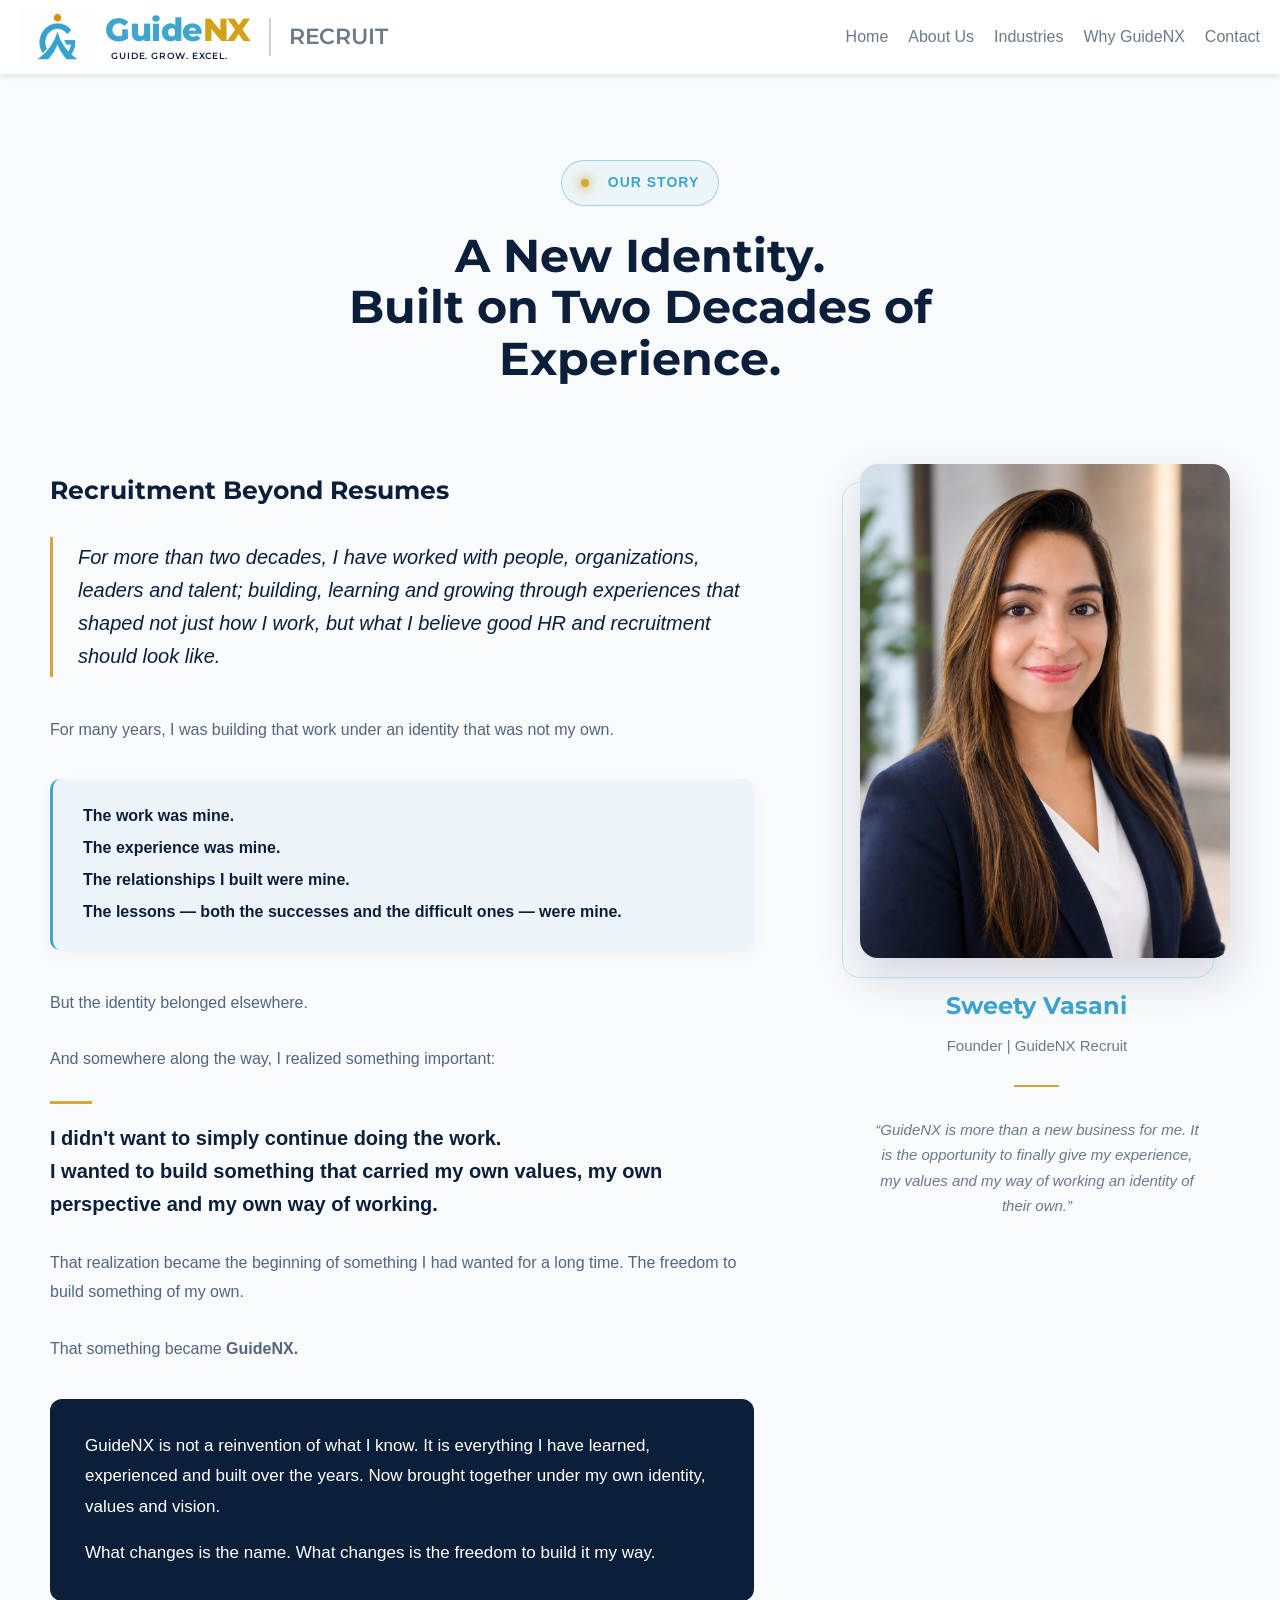
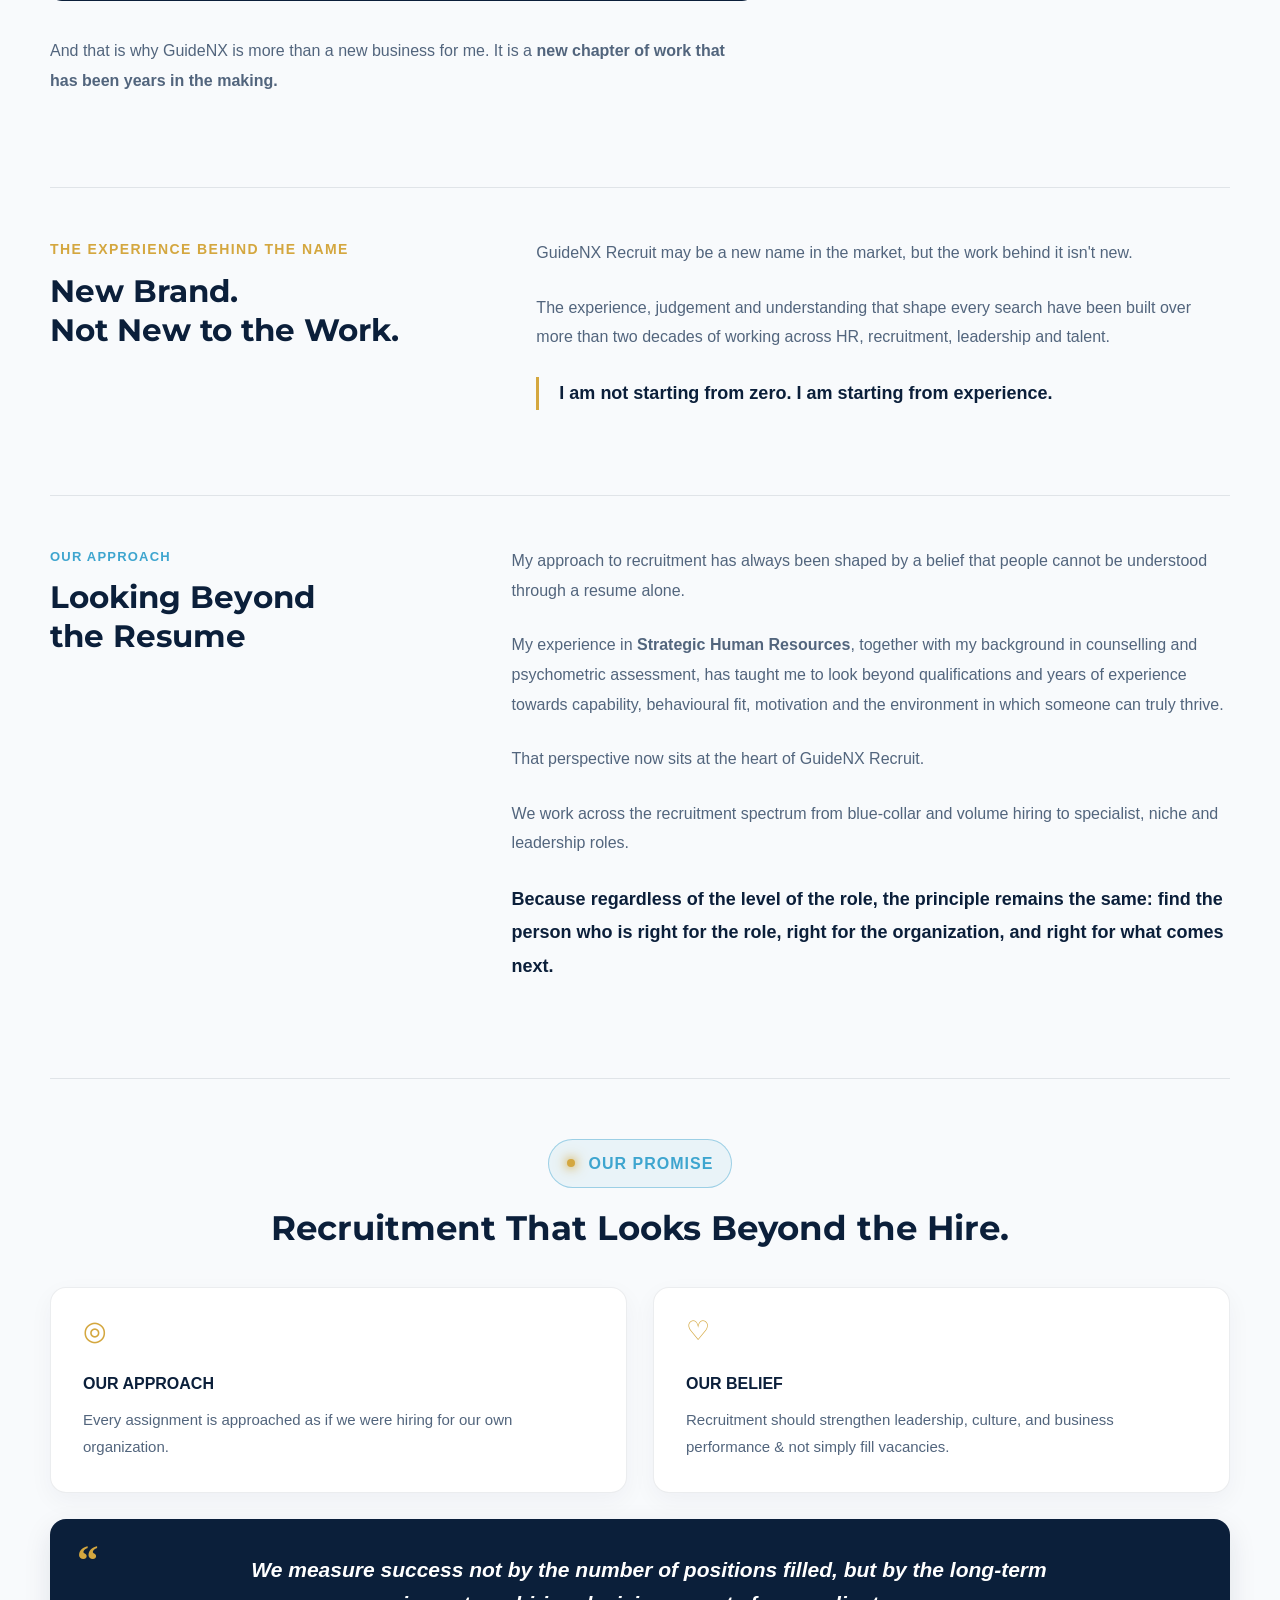
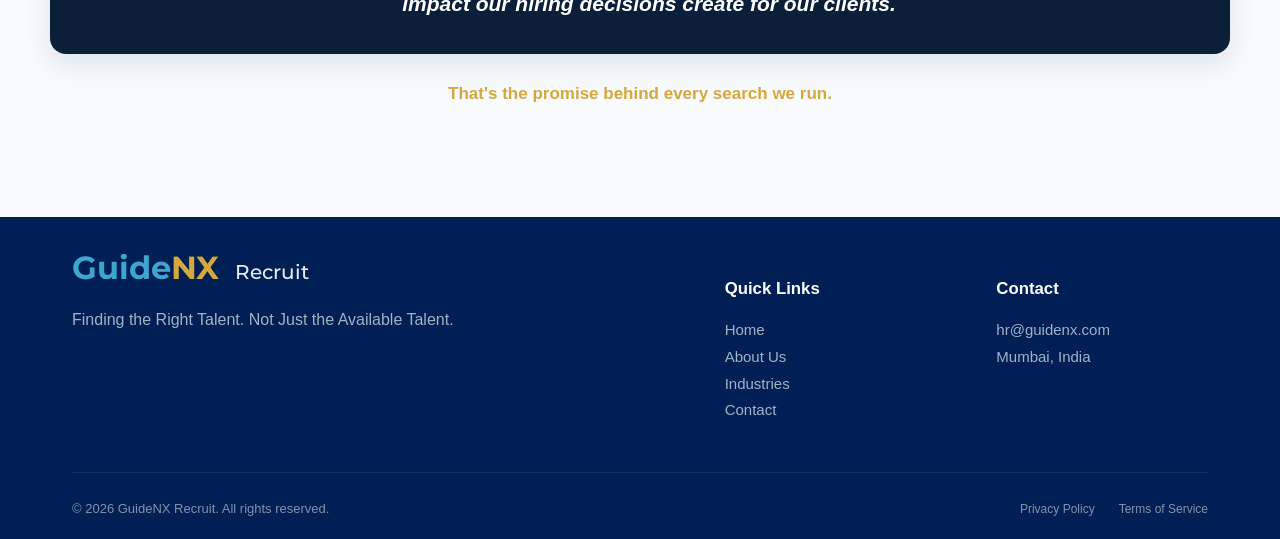
<file: about.html>
<!DOCTYPE html>
<html lang="en">
<head>

  <!-- Google tag (gtag.js) -->
<script async src="https://www.googletagmanager.com/gtag/js?id=G-WQ9FB2P7YZ"></script>
<script>
  window.dataLayer = window.dataLayer || [];
  function gtag(){dataLayer.push(arguments);}
  gtag('js', new Date());

  gtag('config', 'G-WQ9FB2P7YZ');
</script>

  <script type="text/javascript">
    (function(c,l,a,r,i,t,y){
        c[a]=c[a]||function(){(c[a].q=c[a].q||[]).push(arguments)};
        t=l.createElement(r);t.async=1;t.src="https://www.clarity.ms/tag/"+i;
        y=l.getElementsByTagName(r)[0];y.parentNode.insertBefore(t,y);
    })(window, document, "clarity", "script", "yc0uq0gn9h");
</script>
  
<meta charset="UTF-8" />
  <meta name="viewport" content="width=device-width, initial-scale=1.0"/>

   <title>About GuideNX Recruit | Executive Search & Recruitment Experts</title>
  
  <meta name="description"
content="Learn about GuideNX Recruit, a strategic recruitment and executive search partner helping organizations hire leadership, specialist, and business-critical talent across India and global markets">

  <meta name="robots" content="index, follow">

    <link rel="canonical" href="https://recruit.guidenx.com/about.html">
  
  <meta property="og:title" content="About GuideNX Recruit | Executive Search & Recruitment Experts" />
  <meta property="og:description"
content="Learn about GuideNX Recruit, a strategic recruitment and executive search partner helping organizations hire leadership, specialist, and business-critical talent across India and global markets.">
<meta property="og:image" content="https://recruit.guidenx.com/assets/GuideNX-Social-Banner.jpg">
  <meta property="og:image:width" content="1200" />
<meta property="og:image:height" content="630" />
<meta property="og:image:alt" content="GuideNX Recruit | Executive Search | Strategic Recruitment | India & Global Reach" />
  
  <meta property="og:type" content="website" />
  
  <meta property="og:url" content="https://recruit.guidenx.com/about.html">
  
 
  <meta name="twitter:card" content="summary_large_image">
<meta name="twitter:title" content="About GuideNX Recruit | Executive Search & Recruitment Experts">
<meta name="twitter:description" content="Learn about GuideNX Recruit, a strategic recruitment and executive search partner helping organizations hire leadership, specialist, and business-critical talent across India and the GCC.">
<meta name="twitter:image" content="https://recruit.guidenx.com/assets/GuideNX-Social-Banner.jpg">



  <!-- Favicon -->
<link rel="icon" type="image/png" sizes="96x96" href="favicon-96x96.png">
<link rel="icon" type="image/svg+xml" href="favicon.svg">
<link rel="shortcut icon" href="favicon.ico">
<link rel="apple-touch-icon" sizes="180x180" href="apple-touch-icon.png">
<meta name="apple-mobile-web-app-title" content="GuideNX Recruit">
<link rel="manifest" href="site.webmanifest">
  <meta name="theme-color" content="#0B1F3A">
  

    <!-- ✅ Load Google Fonts -->
  <link href="https://fonts.googleapis.com/css2?family=Lato:wght@300;400;700&family=Montserrat:wght@500;600;700&display=swap" rel="stylesheet">

   <link rel="stylesheet" href="https://cdnjs.cloudflare.com/ajax/libs/font-awesome/6.4.0/css/all.min.css">
  <link rel="stylesheet" href="assets/css/style.css?" />

  <!-- Smooth Scroll -->
  <style>
    html {
      scroll-behavior: smooth;
    }
  </style>

<script type="application/ld+json">
{
  "@context": "https://schema.org",
  "@type": "AboutPage",
  "name": "About GuideNX Recruit",
  "url": "https://recruit.guidenx.com/about.html",
  "description": "Learn about GuideNX Recruit, a strategic recruitment and executive search partner helping organizations hire leadership, specialist, and business-critical talent across India and global markets.",
  "isPartOf": {
    "@type": "WebSite",
    "name": "GuideNX Recruit",
    "url": "https://recruit.guidenx.com/"
  },
  "about": {
    "@type": "EmploymentAgency",
    "name": "GuideNX Recruit",
    "url": "https://recruit.guidenx.com/"
  }
}
</script>

  <script type="application/ld+json">
{
  "@context": "https://schema.org",
  "@type": "BreadcrumbList",
  "itemListElement": [
    {
      "@type": "ListItem",
      "position": 1,
      "name": "Home",
      "item": "https://recruit.guidenx.com/"
    },
    {
      "@type": "ListItem",
      "position": 2,
      "name": "About",
      "item": "https://recruit.guidenx.com/about.html"
    }
  ]
}
</script>

  

 </head>
  
<body>
 <!-- Header -->
<header>
<a href="index.html" class="brand">

  <img
    src="assets/GuideNX Final Logo.png"
    alt="GuideNX Logo"
    class="logo-img"
  >

  <span class="brand-lockup">

    <span class="brand-main">
      <strong class="brand-guide">Guide</strong><strong class="brand-nx">NX</strong>
    </span>

    <span class="brand-tagline">
      GUIDE.  GROW.  EXCEL.
    </span>

  </span>

  <span class="brand-divider" aria-hidden="true"></span>

  <span class="brand-vertical">
    RECRUIT
  </span>

</a>
      <!-- add this inside header, after your <nav> -->
  <button class="menu-toggle" aria-label="Open menu" aria-expanded="false">☰</button>
  
  <nav>
    <ul>
      <li><a href="index.html">Home</a></li>
      <li><a href="about.html" class="active">About Us</a></li>
      <li><a href="index.html#industries">Industries</a></li>
      <li><a href="index.html#why-us">Why GuideNX</a></li>
       <li><a href="index.html#contact">Contact</a></li>
    </ul>
  </nav>
</header>
  

  <!-- ✅ Add the mobile nav block right AFTER the header -->
  <nav class="mobile-nav" aria-hidden="true">
    <ul>
      <li><a href="index.html">Home</a></li>
      <li><a href="about.html" class="active">About Us</a></li>
       <li><a href="index.html#industries">Industries</a></li>
      <li><a href="index.html#why-us">Why GuideNX</a></li>
      <li><a href="index.html#contact">Contact</a></li>
    </ul>
  </nav>



    <style>

        /* =========================================================
           GUIDENX Recruit — ABOUT STORY / ASYMMETRICAL VERSION
        ========================================================= */

        :root {

            --gnx-blue: #3EA5CF;
            --gnx-gold: #D4A73F;
            --gnx-navy: #0B1F3A;

            --gnx-text: #52657D;
            --gnx-soft: #6B7A89;

            --gnx-bg: #F8FAFC;
            --gnx-white: #FFFFFF;

        }


        * {
            box-sizing: border-box;
        }


        body {

            margin: 0;

            font-family:
                Arial,
                Helvetica,
                sans-serif;

            background: var(--gnx-bg);

            color: var(--gnx-text);

        }


        /* =========================================================
           ABOUT STORY
        ========================================================= */

        .about-test {

            padding: 90px 40px 110px;

            background: var(--gnx-bg);

        }


        .about-test__container {

            max-width: 1180px;

            margin: 0 auto;

        }


        /* =========================================================
           EYEBROW
        ========================================================= */

        .about-test__eyebrow {

            display: flex;

            align-items: center;
            justify-content: center;

            gap: 9px;

            width: fit-content;

            margin: 0 auto 24px;

            padding: 10px 19px;

            border: 1px solid rgba(62,165,207,0.45);

            border-radius: 999px;

            background: rgba(62,165,207,0.06);

            color: var(--gnx-blue);

            font-size: 14px;

            font-weight: 700;

            letter-spacing: 1px;

            text-transform: uppercase;

        }


        .about-test__eyebrow-dot {
  width: 8px;
  height: 8px;
  border-radius: 50%;
  background: #D4A73F;
  margin-right: 10px;

  box-shadow:
    0 0 8px #D4A73F,
    0 0 16px #D4A73F;

  animation: dotPulse 2s ease-in-out infinite;
}

@keyframes dotPulse {
  50% {
    transform: scale(1.25);
  }
}


        /* =========================================================
           MAIN HEADING
        ========================================================= */

        .about-test__heading {

            max-width: 820px;

            margin: 0 auto 80px;

            text-align: center;

            color: var(--gnx-navy);

            font-size: 46px;

            line-height: 1.12;

            font-weight: 700;

        }


        /* =========================================================
           ASYMMETRICAL INTRO
        ========================================================= */

        .about-test__intro {

            display: grid;

            grid-template-columns: minmax(0, 1.55fr) minmax(300px, 0.85fr);

            gap: 90px;

            align-items: start;

            position: relative;

        }


        /* =========================================================
           STORY COLUMN
        ========================================================= */

        .about-test__story {

            padding-top: 10px;

        }


        .about-test__story h2 {

            margin: 0 0 30px;

            color: var(--gnx-navy);

            font-size: 25px;

            line-height: 1.3;

            font-weight: 700;

        }


        .about-test__story p {

            margin: 0 0 27px;

            color: var(--gnx-text);

            font-size: 16px;

            line-height: 1.85;

        }


        /* =========================================================
           OPENING QUOTE
        ========================================================= */

        .about-test__opening {

            position: relative;

            margin: 0 0 38px;

            padding: 4px 0 4px 25px;

            border-left: 3px solid var(--gnx-gold);

        }


        .about-test__opening p {

            margin: 0;

            color: var(--gnx-navy);

            font-size: 20px;

            line-height: 1.65;

            font-style: italic;

        }


        /* =========================================================
           THE "MINE" SECTION
        ========================================================= */

        .about-test__mine {

            margin: 35px 0 38px;

            padding: 25px 30px;

            background: rgba(62,165,207,0.055);

            border-radius: 10px;

            border-left: 1px solid rgba(62,165,207,0.10);

            border-left: 3px solid #3EA5CF;

            box-shadow: 0 6px 18px rgba(14,46,77,0.035);



        }


        .about-test__mine p {

            margin: 0 0 7px;

            color: var(--gnx-navy);

            font-size: 16px;

            line-height: 1.55;

            font-weight: 600;

        }


        .about-test__mine p:last-child {

            margin-bottom: 0;

        }


        /* =========================================================
           IMPORTANT STATEMENT
        ========================================================= */

        .about-test__emphasis {

            margin: 42px 0 46px;

            padding: 0;

            color: var(--gnx-navy) !important;

            font-size: 20px !important;

            line-height: 1.65 !important;

            font-weight: 700;

            max-width: 700px;

        }


        /* Gold editorial accent */
        
        .about-test__emphasis::before {

            content: "";

            display: block;

            width: 42px;

            height: 3px;

            margin-bottom: 18px;

            background: #D4A73F;

        }


        /* =========================================================
           GUIDE NX STATEMENT
        ========================================================= */

        .about-test__guide {

            margin-top: 35px;

            padding: 32px 35px;

            background: var(--gnx-navy);

            border-radius: 12px;

        }


        .about-test__guide p {

            margin: 0;

            color: #FFFFFF;

            font-size: 17px;

            line-height: 1.8;

        }

        .about-test__guide p + p {
    margin-top: 16px;
}


        .about-test__guide strong {

            color: var(--gnx-gold);

        }


        /* =========================================================
           FOUNDER SIDE
        ========================================================= */

        .about-test__founder {

            position: sticky;

            top: 40px;

            padding-top: 0;

        }


        .about-test__founder-photo-wrap {

            position: relative;

            margin-left: auto;

            width: 100%;

            max-width: 370px;

        }


        .about-test__founder-photo-wrap::before {

            content: "";

            position: absolute;

            width: 100%;

            height: 100%;

            top: 18px;

            left: -18px;

            border: 1px solid rgba(62,165,207,0.25);

            border-radius: 18px;

            z-index: 0;

        }


        .about-test__founder-photo {

            position: relative;

            z-index: 1;

            display: block;

            width: 100%;

            border-radius: 18px;

            box-shadow:
                0 18px 45px rgba(11,31,58,0.16);

        }


        .about-test__founder-info {

            padding: 28px 10px 0;

            text-align: center;

        }


        .about-test__founder-name {

            margin: 0 0 7px;

            color: var(--gnx-blue);

            font-size: 24px;

            font-weight: 700;

        }


        .about-test__founder-title {

            margin: 0;

            color: var(--gnx-soft);

            font-size: 15px;

            font-weight: 500;

        }


        .about-test__founder-quote {

            margin: 30px auto 0;

            max-width: 330px;

            color: var(--gnx-soft);

            font-size: 15px;

            line-height: 1.7;

            font-style: italic;

        }


        .about-test__founder-line {

            width: 45px;

            height: 2px;

            margin: 26px auto 0;

            background: var(--gnx-gold);

        }

        .story-guide-nx {
    margin-top: 34px;
    margin-bottom: 34px;
    font-size: 18px !important;
    font-weight: 600;
    color: #243B64 !important;
}

.story-guide-nx strong {
    color: #3EA5CF;
    font-weight: 700;
}


        /* =========================================================
           SECOND SECTION
        ========================================================= */

        .about-test__secondary {

            display: grid;

            grid-template-columns: 0.8fr 1.4fr;

            gap: 90px;

            margin-top: 65px;

            padding-top: 50px;

            border-top: 1px solid rgba(11,31,58,0.10);

        }


        .about-test__secondary-label {

            color: var(--gnx-gold);

            font-size: 14px;

            font-weight: 700;

            letter-spacing: 1.4px;

            text-transform: uppercase;

        }


        .about-test__secondary h3 {

            margin: 10px 0 0;

            color: var(--gnx-navy);

            font-size: 31px;

            line-height: 1.25;

        }


        .about-test__secondary-content p {

            margin: 0 0 25px;

            color: var(--gnx-text);

            font-size: 16px;

            line-height: 1.85;

        }


        .about-test__secondary-highlight {

            margin-top: 30px;

            padding-left: 20px;

            border-left: 3px solid var(--gnx-gold);

            color: var(--gnx-navy) !important;

            font-size: 18px !important;

            font-weight: 700;

        }


        /* =========================================================
           THIRD SECTION
        ========================================================= */

        .about-test__philosophy {

            display: grid;

            grid-template-columns: 0.75fr 1.45fr;

            gap: 90px;

            margin-top: 60px;

            padding: 50px 0 0;

            border-top: 1px solid rgba(11,31,58,0.10);

        }


        .about-test__philosophy-label {

            color: var(--gnx-blue);

            font-size: 13px;

            font-weight: 700;

            letter-spacing: 1.2px;

            text-transform: uppercase;

        }


        .about-test__philosophy h3 {

            margin: 10px 0 0;

            color: var(--gnx-navy);

            font-size: 31px;

            line-height: 1.25;

        }


        .about-test__philosophy-content p {

            margin: 0 0 25px;

            color: var(--gnx-text);

            font-size: 16px;

            line-height: 1.85;

        }


        .about-test__final {

            margin-top: 35px;

            color: var(--gnx-navy) !important;

            font-size: 18px !important;

            font-weight: 700;

        }


        /* =========================================================
           RESPONSIVE
        ========================================================= */

        @media (max-width: 900px) {

            .about-test {

                padding: 70px 25px 80px;

            }


            .about-test__heading {

                font-size: 38px;

                margin-bottom: 60px;

            }


            .about-test__intro {

                grid-template-columns: 1fr;

                gap: 55px;

            }


            .about-test__founder {

                position: relative;

                top: auto;

                order: -1;

            }


            .about-test__founder-photo-wrap {

                max-width: 320px;

                margin: 0 auto;

            }


            .about-test__secondary,
            .about-test__philosophy {

                grid-template-columns: 1fr;

                gap: 30px;

                margin-top: 70px;

                padding-top: 55px;

            }

        }


        @media (max-width: 600px) {

            .about-test {

                padding: 55px 18px 70px;

            }


            .about-test__heading {

                font-size: 31px;

                line-height: 1.2;

                margin-bottom: 45px;

            }


            .about-test__story h2 {

                font-size: 22px;

            }


            .about-test__story p {

                font-size: 15px;

                line-height: 1.8;

            }


            .about-test__opening p {

                font-size: 18px;

            }


            .about-test__mine {

                padding: 22px;

            }


            .about-test__mine p {

                font-size: 15px;

            }


            .about-test__guide {

                padding: 25px;

            }


            .about-test__guide p {

                font-size: 15px;

            }


            .about-test__secondary h3,
            .about-test__philosophy h3 {

                font-size: 26px;

            }

        }

        /* =========================================================
   OUR PROMISE
========================================================= */

.about-test__promise {

    margin-top: 70px;

    padding-top: 60px;

    border-top: 1px solid rgba(11,31,58,0.10);

}


/* ---------------------------------------------------------
   HEADER
--------------------------------------------------------- */

.about-test__promise-header {

    text-align: center;

    margin-bottom: 38px;

}


.about-test__promise-eyebrow {
  display: inline-flex;
  align-items: center;
  justify-content: center;
  gap: 4px;

  padding: 10px 18px;

  border: 1px solid rgba(62,165,207,0.45);
  border-radius: 999px;

   background: rgba(62,165,207,0.08);

  color: #3ea5cf;

  font-size: 16px;
  font-weight: 700;
  letter-spacing: 1px;
  text-transform: uppercase;

  margin-bottom: 20px;
}

        .eyebrow-dot {
  width: 8px;
  height: 8px;
  border-radius: 50%;
  background: #D4A73F;
  margin-right: 10px;

  box-shadow:
    0 0 8px #D4A73F,
    0 0 16px #D4A73F;

  animation: dotPulse 2s ease-in-out infinite;
}

@keyframes dotPulse {
  50% {
    transform: scale(1.25);
  }
}


.about-test__promise-header h3 {

    margin: 0;

    color: var(--gnx-navy);

    font-size: 34px;

    line-height: 1.2;

    font-weight: 700;

}


/* ---------------------------------------------------------
   PRINCIPLE AREA
--------------------------------------------------------- */

.about-test__promise-panel {

    padding: 0;

    background: transparent;

    border-radius: 0;

    box-shadow: none;

}


.about-test__promise-cards {

    display: grid;

    grid-template-columns: 1fr 1fr;

    gap: 26px;

}


.about-test__promise-card {

    padding: 30px 32px 32px;

    background: var(--gnx-white);

    border: 1px solid rgba(11,31,58,0.08);

    border-radius: 16px;

    min-height: 190px;

    box-shadow:
        0 8px 25px rgba(11,31,58,0.045);

}


.about-test__promise-icon {

    width: 30px;

    height: 30px;

    margin-bottom: 25px;

    color: var(--gnx-gold);

    font-size: 27px;

    line-height: 1;

}


.about-test__promise-card h4 {

    margin: 0 0 13px;

    color: var(--gnx-navy);

    font-size: 16px;

    line-height: 1.35;

    font-weight: 700;

    text-transform: uppercase;

}


.about-test__promise-card p {

    margin: 0;

    color: var(--gnx-text);

    font-size: 15px;

    line-height: 1.75;

}


/* ---------------------------------------------------------
   CENTRAL PROMISE
--------------------------------------------------------- */

.about-test__promise-quote {

    position: relative;

    margin-top: 26px;

    padding: 34px 42px;

    background: var(--gnx-navy);

    border-radius: 16px;

    box-shadow:
        0 10px 28px rgba(11,31,58,0.10);

}


.about-test__promise-quote-mark {

    position: absolute;

    top: 19px;

    left: 27px;

    color: var(--gnx-gold);

    font-family: Georgia, "Times New Roman", serif;

    font-size: 43px;

    line-height: 1;

    font-weight: 700;

}


.about-test__promise-quote p {

    max-width: 850px;

    margin: 0 auto;

    padding-left: 18px;

    color: #FFFFFF;

    font-size: 21px;

    line-height: 1.6;

    font-weight: 700;

    font-style: italic;

    text-align: center;

}


/* ---------------------------------------------------------
   CLOSING LINE
--------------------------------------------------------- */

.about-test__promise-closing {

    margin: 26px 0 0;

    color: var(--gnx-gold);

    font-size: 17px;

    line-height: 1.6;

    font-weight: 600;

    text-align: center;

}


/* =========================================================
   RESPONSIVE
========================================================= */

@media (max-width: 900px) {

    .about-test__promise {

        margin-top: 60px;

        padding-top: 50px;

    }

}


@media (max-width: 600px) {

    .about-test__promise {

        margin-top: 50px;

        padding-top: 42px;

    }


    .about-test__promise-header h3 {

        font-size: 28px;

    }


    .about-test__promise-cards {

        grid-template-columns: 1fr;

        gap: 18px;

    }


    .about-test__promise-card {

        min-height: auto;

        padding: 25px;

    }


    .about-test__promise-quote {

        padding: 28px 22px;

    }


    .about-test__promise-quote p {

        font-size: 18px;

    }

}

        /* ===========================
   Footer
=========================== */

.footer {
    width: 100%;
    background: #001F54;
     padding: 35px 0 18px;
    color: #9fb3c8;
}

.footer .container{
    max-width:1200px;
    margin:0 auto;
    padding:0 32px;
}

.footer-content {
    display: grid;
    grid-template-columns: 2.8fr 1fr 1fr;
    gap: 60px;
    align-items: flex-start;
}

.footer h3 {
    margin: 0 0 22px;

    font-size: 2rem;

    font-weight: 700;

    line-height: 1;
}

.footer-guide {
    color: #3EA5CF;
}

.footer-nx {
    color: #D4A73F;
}

.footer-search {
    margin-left: 7px;

    color: #E6EEF5;
    font-size: 1.25rem;

    font-weight: 500;
}

.footer h4 {
    color: #ffffff;
    font-size: 1.05rem;
    margin-bottom: 14px;
    font-weight: 600;
}

.footer p {
    line-height: 1.8;
    margin-bottom: 12px;
    color: #9fb3c8;
}

.footer-brand p {
    line-height: 1.7;
    max-width: 520px;
}

.footer-links ul {
    list-style: none;
    padding: 0;
       margin: 0;
}

.footer-links li {
    margin: 0;
}

.footer-links a {
    color: #9fb3c8;
    display: block;
   padding: 4px 0;
  font-size: 15px;
    text-decoration: none;
    transition: 0.3s;
  line-height: 1.25;
}

.footer-links a:hover {
    color: #ffffff;
}

.footer-social {
    display: flex;
    gap: 12px;
    margin-top: 18px;
}

.footer-social a {
    width: 42px;
    height: 42px;
    border: 1px solid rgba(255,255,255,0.15);
    border-radius: 10px;
    display: flex;
    align-items: center;
    justify-content: center;
    color: #c7d2e1;
    font-size: 18px;
    transition: all .3s ease;
}

.footer-social a:hover {
    background: #D4A73F;
    color: #071321;
    border-color: #D4A73F;
}

.footer-contact ul {
    list-style: none;
    margin: 0;
    padding: 0;
}

.footer-contact li {
    margin: 0;
}

.footer-contact a {
    display: block;
    padding: 4px 0;
    font-size: 15px;
    line-height: 1.25;
    color: #9fb3c8;
    text-decoration: none;
    transition: color .3s ease;
}

.footer-contact a:hover {
    color: #ffffff;
}

.footer-contact span {
    display: block;
    padding: 4px 0;
    font-size: 15px;
    line-height: 1.25;
    color: #9fb3c8;
}


/* Bottom Footer */

.footer-bottom {
    display: flex;
    justify-content: space-between;
    align-items: center;
  margin-top: 48px;
    padding-top:24px;
    border-top:1px solid rgba(255,255,255,.08);
}

.footer-bottom p {
    margin: 0;
    font-size: 13px;
    color: #7f93ad;
}

.footer-bottom-links {
    display: flex;
    gap: 24px;
}

.footer-bottom-links a {
    text-decoration: none;
    color: #7f93ad;
    font-size: 12px;
    transition: color .3s ease;
}

.footer-bottom-links a:hover {
    color: #ffffff;
}

/* Responsive */

@media (max-width:900px){

    .footer-bottom{
        flex-direction:column;
        gap:18px;
        text-align:center;
      
    }

}

@media (max-width:900px) {

    .footer-content {
        grid-template-columns: 1fr;
        gap: 36px;
    }

}

@media (max-width: 768px) {
  .footer-content {
    grid-template-columns: 1fr;
        gap: 32px;
}
  .footer-social a {
    width: 46px;
    height: 46px;
    font-size: 20px;
}
  .footer-links a {
    padding: 2px 0;
}
}


    </style>

</head>


<body>


<section class="about-test">

    <div class="about-test__container">


        <!-- =====================================================
             EYEBROW
        ====================================================== -->

        <div class="about-test__eyebrow">

            <span class="about-test__eyebrow-dot"></span>

            OUR STORY

        </div>


        <!-- =====================================================
             MAIN HEADING
        ====================================================== -->

        <h1 class="about-test__heading">

            A New Identity.<br>
            Built on Two Decades of Experience.

        </h1>


        <!-- =====================================================
             MAIN ASYMMETRICAL AREA
        ====================================================== -->

        <div class="about-test__intro">


            <!-- =================================================
                 STORY
            ================================================== -->

            <article class="about-test__story">


                <h2>
                    Recruitment Beyond Resumes
                </h2>


                <div class="about-test__opening">

                    <p>
                        For more than two decades, I have worked with people,
                        organizations, leaders and talent; building, learning
                        and growing through experiences that shaped not just
                        how I work, but what I believe good HR and recruitment
                        should look like.
                    </p>

                </div>


                <p>
                    For many years, I was building that work under an identity
                    that was not my own.
                </p>


                <div class="about-test__mine">

                    <p>The work was mine.</p>

                    <p>The experience was mine.</p>

                    <p>The relationships I built were mine.</p>

                    <p>
                        The lessons — both the successes and the difficult
                        ones — were mine.
                    </p>

                </div>


                <p>
                    But the identity belonged elsewhere.
                </p>


                <p>
                    And somewhere along the way, I realized something important:
                </p>


                <p class="about-test__emphasis">

                    I didn't want to simply continue doing the work.<br>
                    I wanted to build something that carried my own values,
                    my own perspective and my own way of working.

                </p>


                <p>
                    That realization became the beginning of something I had
                    wanted for a long time. The freedom to build something of
                    my own.
                </p>


                <p>
                    That something became <strong>GuideNX.</strong>
                </p>


                <div class="about-test__guide">

                    <p>
                        GuideNX is not a reinvention of what I know.
                        It is everything I have learned, experienced and built
                        over the years. Now brought together under my own
                        identity, values and vision.
                    </p>

                    <p>
                        What changes is the name. What changes is the freedom
                        to build it my way.
                    </p>

                </div>


                <p style="margin-top:35px;">

                    And that is why GuideNX is more than a new business for me.
                    It is a <strong>new chapter of work that has been years
                    in the making.</strong>

                </p>


            </article>


            <!-- =================================================
                 FOUNDER
            ================================================== -->

            <aside class="about-test__founder">


                <div class="about-test__founder-photo-wrap">

                    <img
                        src="assets/Sweety image-2.png"
                        alt="Sweety Vasani"
                        class="about-test__founder-photo"
                    >

                </div>


                <div class="about-test__founder-info">

                    <h3 class="about-test__founder-name">
                        Sweety Vasani
                    </h3>


                    <p class="about-test__founder-title">
                        Founder | GuideNX Recruit
                    </p>


                    <div class="about-test__founder-line"></div>


                    <p class="about-test__founder-quote">

                        “GuideNX is more than a new business for me.
                        It is the opportunity to finally give my experience,
                        my values and my way of working an identity of their own.”

                    </p>

                </div>


            </aside>


        </div>


        <!-- =====================================================
             NEW BRAND / NOT NEW TO WORK
        ====================================================== -->

        <section class="about-test__secondary">


            <div>

                <div class="about-test__secondary-label">
                    The Experience Behind the Name
                </div>

                <h3>
                    New Brand.<br>
                    Not New to the Work.
                </h3>

            </div>


            <div class="about-test__secondary-content">


                <p>
                    GuideNX Recruit may be a new name in the market,
                    but the work behind it isn't new.
                </p>


                <p>
                    The experience, judgement and understanding that shape
                    every search have been built over more than two decades
                    of working across HR, recruitment, leadership and talent.
                </p>


                <p class="about-test__secondary-highlight">

                    I am not starting from zero.
                    I am starting from experience.

                </p>


            </div>


        </section>


        <!-- =====================================================
             LOOKING BEYOND THE RESUME
        ====================================================== -->

        <section class="about-test__philosophy">


            <div>

                <div class="about-test__philosophy-label">
                    Our Approach
                </div>

                <h3>
                    Looking Beyond<br>
                    the Resume
                </h3>

            </div>


            <div class="about-test__philosophy-content">


                <p>
                    My approach to recruitment has always been shaped by a
                    belief that people cannot be understood through a resume
                    alone.
                </p>


                <p>
                    My experience in <strong>Strategic Human Resources</strong>,
                    together with my background in counselling and psychometric
                    assessment, has taught me to look beyond qualifications
                    and years of experience towards capability, behavioural
                    fit, motivation and the environment in which someone can
                    truly thrive.
                </p>


                <p>
                    That perspective now sits at the heart of GuideNX Recruit.
                </p>


                <p>
                    We work across the recruitment spectrum from blue-collar
                    and volume hiring to specialist, niche and leadership
                    roles.
                </p>


                <p class="about-test__final">

                    Because regardless of the level of the role, the principle
                    remains the same: find the person who is right for the role,
                    right for the organization, and right for what comes next.

                </p>


            </div>


        </section>

        <!-- =====================================================
     OUR PROMISE
====================================================== -->

<section class="about-test__promise">

    <div class="about-test__promise-header">

        <span class="about-test__promise-eyebrow">
             <span class="eyebrow-dot"></span>
            Our Promise
            </span>
        

        <h3>
            Recruitment That Looks Beyond the Hire.
        </h3>

    </div>


    <div class="about-test__promise-panel">

        <div class="about-test__promise-cards">

            <div class="about-test__promise-card">

                <div class="about-test__promise-icon">◎</div>

                <h4>
                    Our Approach
                </h4>

                <p>
                    Every assignment is approached as if we were
                    hiring for our own organization.
                </p>

            </div>


            <div class="about-test__promise-card">

                <div class="about-test__promise-icon">♡</div>

                <h4>
                    Our Belief
                </h4>

                <p>
                    Recruitment should strengthen leadership,
                    culture, and business performance &amp; not simply
                    fill vacancies.
                </p>

            </div>

        </div>


        <div class="about-test__promise-quote">

            <span class="about-test__promise-quote-mark">“</span>

            <p>
                We measure success not by the number of positions
                filled, but by the long-term impact our hiring
                decisions create for our clients.
            </p>

        </div>

    </div>


    <p class="about-test__promise-closing">
        That's the promise behind every search we run.
    </p>

</section>

            </div>

</section>

    <footer class="footer">

    <div class="container">

        <div class="footer-content">

            <!-- Left -->
            <div class="footer-brand">

                <h3>
                    <span class="footer-guide">Guide</span><span class="footer-nx">NX</span>
                    <span class="footer-search">Recruit</span>
                </h3>

                <p>
                    Finding the Right Talent. Not Just the Available Talent.
                </p>

                <div class="footer-social">

                    <!-- Add GuideNX LinkedIn URL once the company page is created -->
                    <!--
                    <a href="YOUR_GUIDENX_LINKEDIN_URL"
                       target="_blank"
                       rel="noopener noreferrer"
                       aria-label="LinkedIn">
                        <i class="fab fa-linkedin-in"></i>
                    </a>
                    -->

                </div>

            </div>


            <!-- Center -->
            <div class="footer-links">

                <h4>Quick Links</h4>

                <ul>

                    <li>
                        <a href="index.html">Home</a>
                    </li>

                    <li>
                        <a href="about.html">About Us</a>
                    </li>

                    <li>
                        <a href="index.html#industries">Industries</a>
                    </li>

                    <li>
                        <a href="index.html#contact">Contact</a>
                    </li>

                </ul>

            </div>


            <!-- Right -->
            <div class="footer-contact">

                <h4>Contact</h4>

                <ul>

                    <li>
                        <a href="mailto:hr@guidenx.com">
                            hr@guidenx.com
                        </a>
                    </li>

                    <li>
                        <span>Mumbai, India</span>
                    </li>

                </ul>

            </div>

        </div>


        <!-- Bottom Footer -->
        <div class="footer-bottom">

            <p>
                © 2026 GuideNX Recruit. All rights reserved.
            </p>

            <div class="footer-bottom-links">

                <a href="#">
                    Privacy Policy
                </a>

                <a href="#">
                    Terms of Service
                </a>

            </div>

        </div>

    </div>

</footer>

  <script src="script.js"></script>


</body>

</html>
</file>
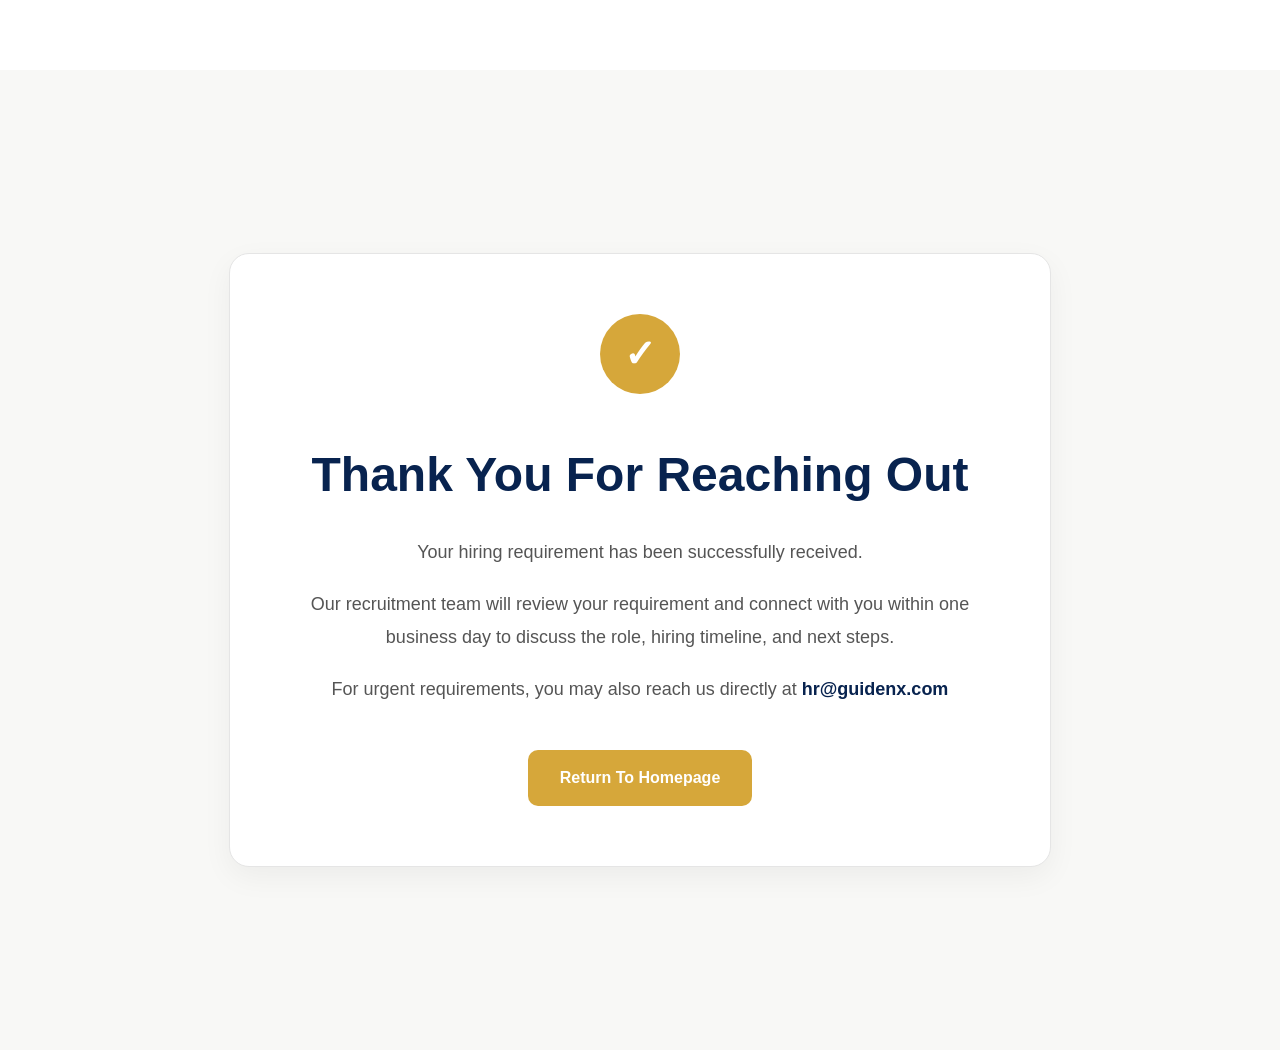
<file: thank-you.html>
<!DOCTYPE html>

<html lang="en">
<head>
<meta charset="UTF-8">
<meta name="viewport" content="width=device-width, initial-scale=1.0">
<title>Thank You | GuideNX Recruit</title>

<link rel="stylesheet" href="style.css">

<style>
.thankyou-page{
    min-height:100vh;
    display:flex;
    align-items:center;
    justify-content:center;
    background:#f8f8f6;
    padding:40px 20px;
}

.thankyou-card{
    max-width:700px;
    width:100%;
    background:#fff;
    border:1px solid #e5e5e5;
    border-radius:20px;
    padding:60px;
    text-align:center;
    box-shadow:0 10px 30px rgba(0,0,0,0.05);
}

.success-icon{
    width:80px;
    height:80px;
    margin:0 auto 25px;
    border-radius:50%;
    background:#d6a73a;
    color:#fff;
    font-size:38px;
    display:flex;
    align-items:center;
    justify-content:center;
    font-weight:700;
}

.thankyou-card h1{
    font-size:48px;
    color:#08234f;
    margin-bottom:20px;
}

.thankyou-card p{
    font-size:18px;
    line-height:1.8;
    color:#555;
    margin-bottom:20px;
}

.thankyou-email{
    color:#08234f;
    font-weight:600;
}

.home-btn{
    display:inline-block;
    margin-top:25px;
    padding:14px 32px;
    background:#d6a73a;
    color:#fff;
    text-decoration:none;
    border-radius:10px;
    font-weight:600;
    transition:0.3s;
}

.home-btn:hover{
    opacity:0.9;
}
</style>

</head>

<body>

<section class="thankyou-page">


<div class="thankyou-card">

    <div class="success-icon">✓</div>

    <h1>Thank You For Reaching Out</h1>

    <p>
        Your hiring requirement has been successfully received.
    </p>

    <p>
        Our recruitment team will review your requirement and connect with you
        within one business day to discuss the role, hiring timeline,
        and next steps.
    </p>

    <p>
        For urgent requirements, you may also reach us directly at
        <span class="thankyou-email">hr@guidenx.com</span>
    </p>

    <a href="index.html" class="home-btn">
        Return To Homepage
    </a>

</div>


</section>

</body>
</html>
</file>
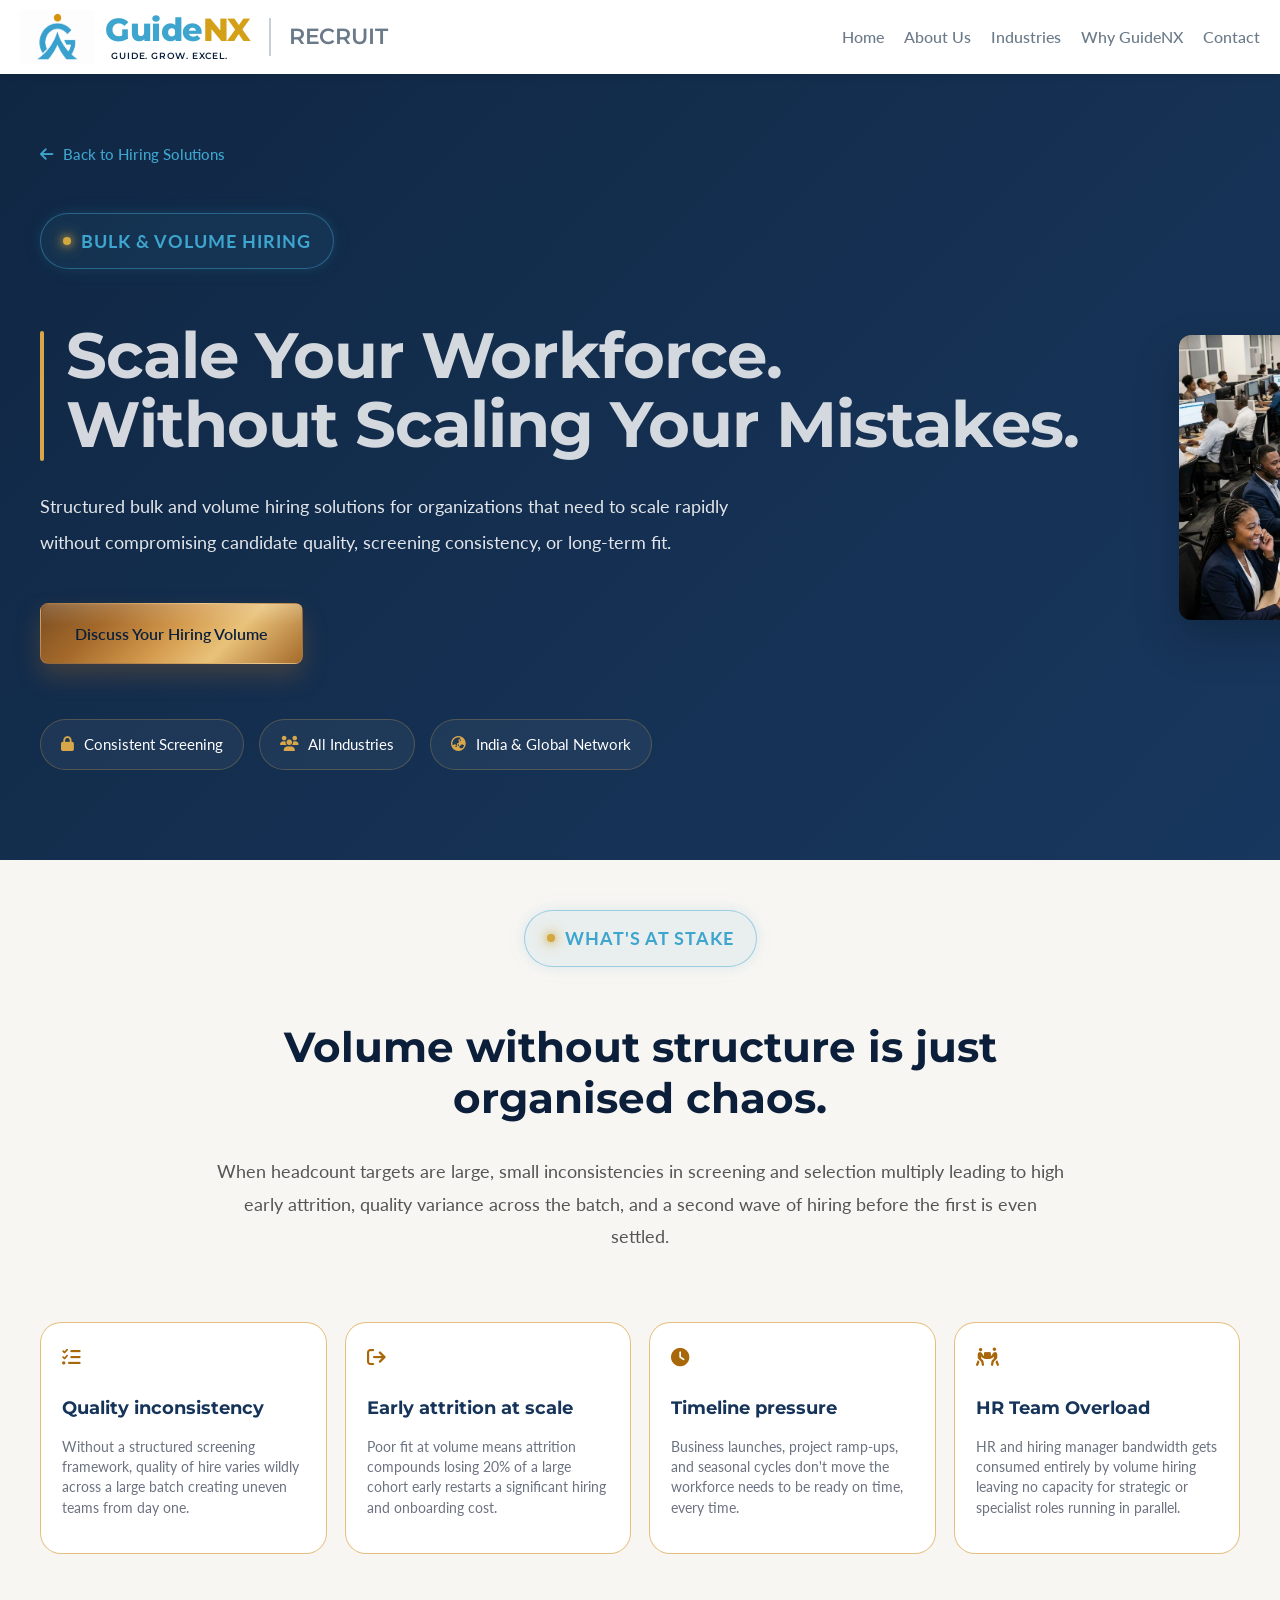
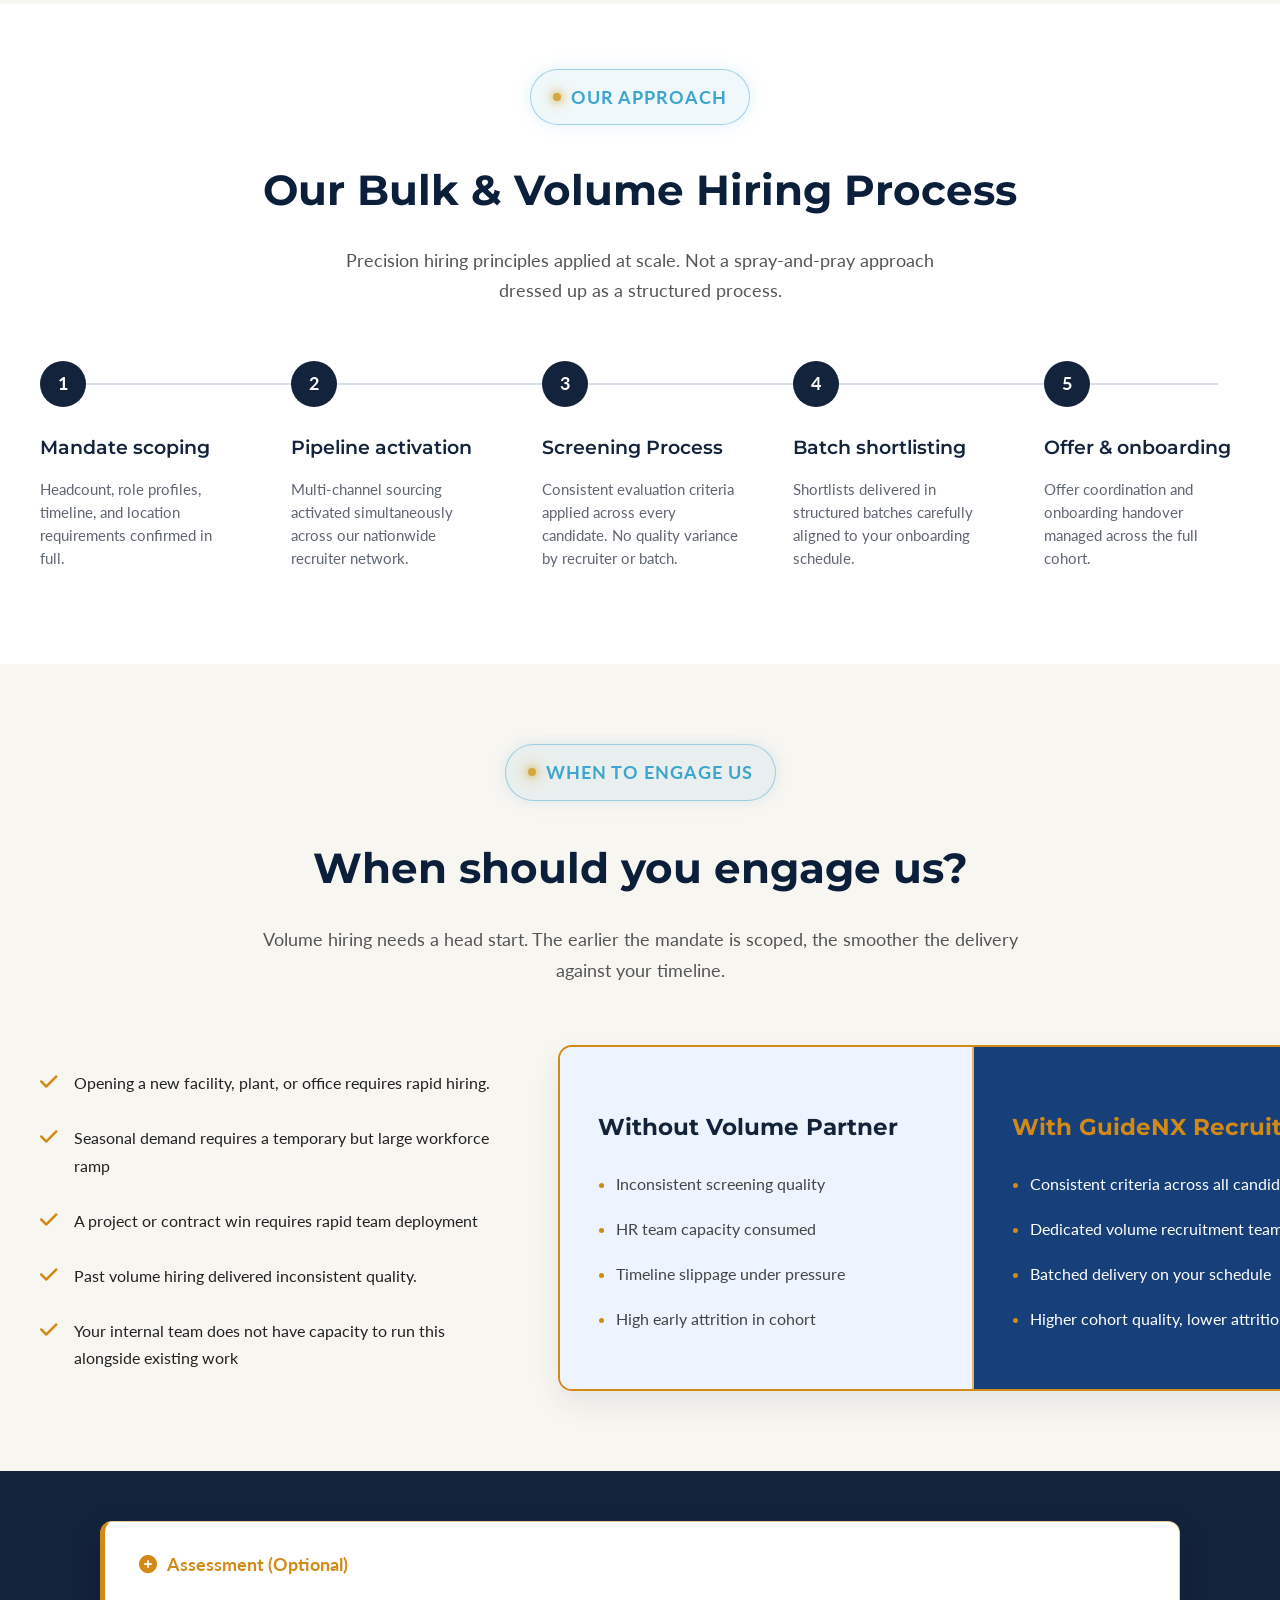
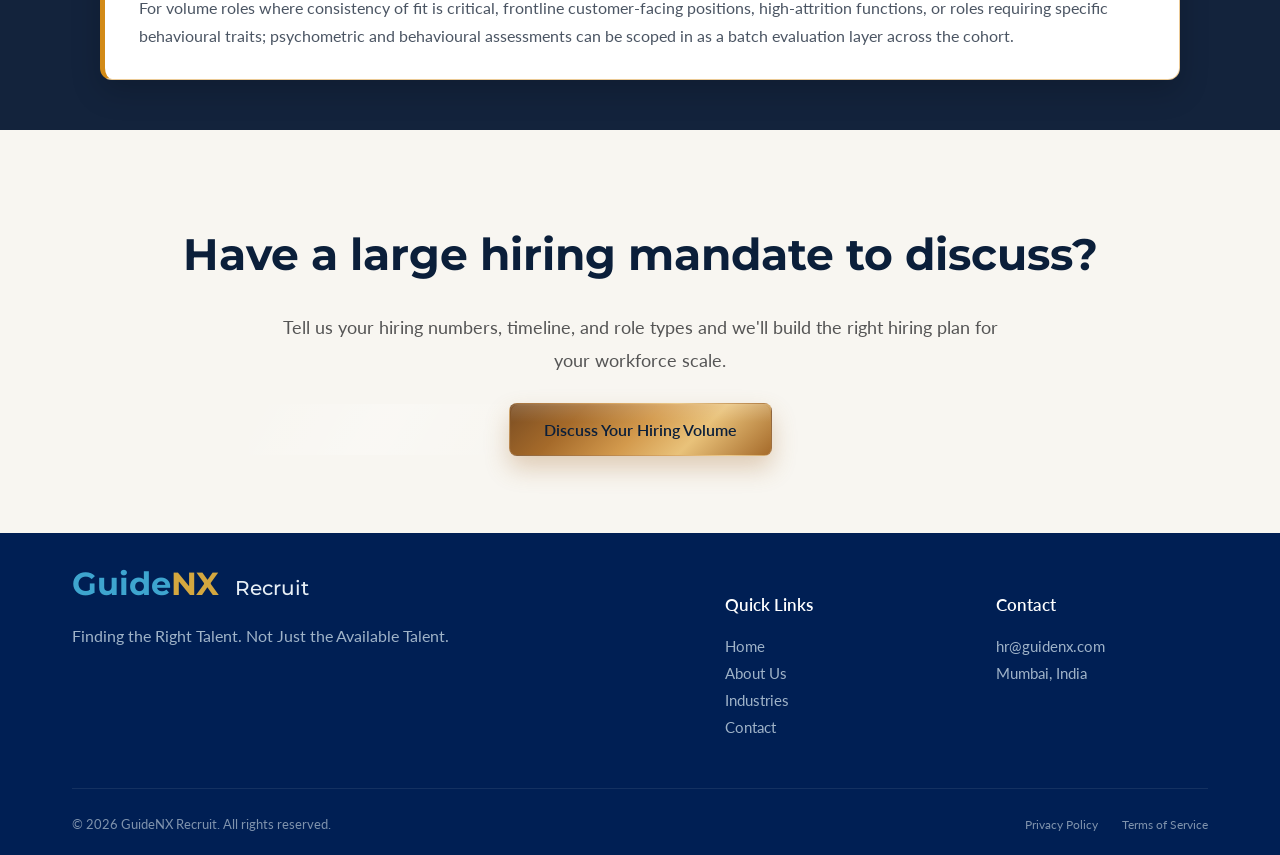
<file: hiring-solutions/bulk-volume-hiring.html>
<!DOCTYPE html>
<html lang="en">
<head>

  <!-- Google tag (gtag.js) -->
<script async src="https://www.googletagmanager.com/gtag/js?id=G-WQ9FB2P7YZ"></script>
<script>
  window.dataLayer = window.dataLayer || [];
  function gtag(){dataLayer.push(arguments);}
  gtag('js', new Date());

  gtag('config', 'G-WQ9FB2P7YZ');
</script>

  <script type="text/javascript">
    (function(c,l,a,r,i,t,y){
        c[a]=c[a]||function(){(c[a].q=c[a].q||[]).push(arguments)};
        t=l.createElement(r);t.async=1;t.src="https://www.clarity.ms/tag/"+i;
        y=l.getElementsByTagName(r)[0];y.parentNode.insertBefore(t,y);
    })(window, document, "clarity", "script", "yc0uq0gn9h");
</script>

  <meta property="og:url"
content="https://recruit.guidenx.com/hiring-solutions/bulk-volume-hiring.html">

 <meta property="og:title"
content="Bulk & Volume Hiring | High-Volume Recruitment Solutions | GuideNX Recruit">
  
<meta property="og:description" content="Scale your workforce with GuideNX Recruit's bulk and volume hiring solutions. We help organizations recruit large teams efficiently while maintaining quality across India and global markets.">
<meta property="og:image" content="https://recruit.guidenx.com/assets/GuideNX-Social-Banner.jpg">

<meta property="og:image:width" content="1200" />
<meta property="og:image:height" content="630" />
<meta property="og:image:alt" content="GuideNX Recruit | Executive Search | Strategic Recruitment | India & Global Reach" />

<meta property="og:type" content="website" />

<meta charset="UTF-8" />
<meta name="viewport" content="width=device-width, initial-scale=1.0"/>

<title>Bulk & Volume Hiring | High-Volume Recruitment Solutions | GuideNX Recruit</title>

<meta name="description"
content="Scale your workforce with GuideNX's bulk and volume hiring solutions. We help organizations recruit large teams efficiently while maintaining quality across India and global markets.">

<link rel="canonical" href="https://recruit.guidenx.com/hiring-solutions/bulk-volume-hiring.html">

  <meta name="twitter:card" content="summary_large_image">

<meta name="twitter:title"
content="Bulk & Volume Hiring | High-Volume Recruitment Solutions | GuideNX Recruit">

<meta name="twitter:description"
content="Scale your workforce with GuideNX Recruit's bulk and volume hiring solutions. We help organizations recruit large teams efficiently while maintaining quality across India and global markets.">

<meta name="twitter:image"
content="https://recruit.guidenx.com/assets/GuideNX-Social-Banner.jpg">
  
  <!-- Favicon -->
<link rel="icon" type="image/png" sizes="96x96" href="../favicon-96x96.png">
<link rel="icon" type="image/svg+xml" href="../favicon.svg">
<link rel="shortcut icon" href="../favicon.ico">
<link rel="apple-touch-icon" sizes="180x180" href="../apple-touch-icon.png">
<meta name="apple-mobile-web-app-title" content="GuideNX Recruit">
<link rel="manifest" href="../site.webmanifest">
  <meta name="theme-color" content="#0B1F3A">
  

    <!-- ✅ Load Google Fonts -->
  <link href="https://fonts.googleapis.com/css2?family=Lato:wght@300;400;700&family=Montserrat:wght@500;600;700&display=swap" rel="stylesheet">

   <link rel="stylesheet" href="https://cdnjs.cloudflare.com/ajax/libs/font-awesome/6.4.0/css/all.min.css">

  <!-- Global Website Styles -->
<link rel="stylesheet" href="../assets/css/style.css">

<!-- Shared Hiring Solution Styles -->
<link rel="stylesheet" href="../assets/css/hiring-solutions.css">

<!-- Bulk & Volume Hiring Styles -->
<link rel="stylesheet" href="../assets/css/bulk-volume-hiring.css">
  

  <!-- Smooth Scroll -->
  <style>
    html {
      scroll-behavior: smooth;
    }
  </style>

  <script type="application/ld+json">
{
  "@context": "https://schema.org",
  "@type": "Service",
  "name": "Bulk & Volume Hiring",
  "description": "Bulk and volume hiring solutions helping organizations recruit large numbers of employees efficiently without compromising on quality.",
  "serviceType": "Bulk & Volume Hiring",
  "provider": {
    "@type": "EmploymentAgency",
    "name": "GuideNX Recruit",
    "url": "https://recruit.guidenx.com/"
  },
  "url": "https://recruit.guidenx.com/hiring-solutions/bulk-volume-hiring.html",
  "areaServed": [
    {
      "@type": "Country",
      "name": "India"
    },
    {
      "@type": "Country",
      "name": "United Arab Emirates"
    },
     {
    "@type": "Country",
    "name": "Saudi Arabia"
  },
     {
    "@type": "Country",
    "name": "Qatar"
  },
     {
    "@type": "Country",
    "name": "Bahrain"
  },
      {
    "@type": "Country",
    "name": "Oman"
  },
    {
      "@type": "Place",
      "name": "Global"
    }
  ]
}
</script>

  <script type="application/ld+json">
{
  "@context": "https://schema.org",
  "@type": "BreadcrumbList",
  "itemListElement": [
    {
      "@type": "ListItem",
      "position": 1,
      "name": "Home",
      "item": "https://recruit.guidenx.com/"
    },
    {
      "@type": "ListItem",
      "position": 2,
      "name": "Bulk & Volume Hiring",
      "item": "https://recruit.guidenx.com/hiring-solutions/bulk-volume-hiring.html"
    }
  ]
}
</script>

 </head>
<body class="page-bulk">
  
 <!-- Header -->
<header>
  <a href="../index.html" class="brand">

  <img
    src="../assets/GuideNX Final Logo.png"
    alt="GuideNX Logo"
    class="logo-img"
  >

  <span class="brand-lockup">

    <span class="brand-main">
      <strong class="brand-guide">Guide</strong><strong class="brand-nx">NX</strong>
    </span>

    <span class="brand-tagline">
      GUIDE.  GROW.  EXCEL.
    </span>

  </span>

  <span class="brand-divider" aria-hidden="true"></span>

  <span class="brand-vertical">
    RECRUIT
  </span>

</a>
      <!-- add this inside header, after your <nav> -->
  <button class="menu-toggle" aria-label="Open menu" aria-expanded="false">☰</button>

  <nav>
    <ul>
      <li><a href="../index.html" >Home</a></li>
      <li><a href="../about.html">About Us</a></li>
      <li><a href="../index.html#industries">Industries</a></li>
      <li><a href="../index.html#why-us">Why GuideNX</a></li>
      <li><a href="../index.html#contact">Contact</a></li>
    </ul>
  </nav>
</header>
  

  <!-- ✅ Add the mobile nav block right AFTER the header -->
  <nav class="mobile-nav" aria-hidden="true">
    <ul>
      <li><a href="../index.html">Home</a></li>
      <li><a href="../about.html">About Us</a></li>
      <li><a href="../index.html#industries">Industries</a></li>
      <li><a href="../index.html#why-us">Why GuideNX</a></li>
      <li><a href="../index.html#contact">Contact</a></li>
    </ul>
  </nav>
  
  

<!-- ==========================================================
     HIRING SOLUTIONS HERO
========================================================== -->

<section class="hs-hero">

    <div class="container">

        <!-- Back Link -->

        <a href="../index.html#hiring-solutions" class="hs-back-link">

            <i class="fas fa-arrow-left"></i>

            <span>Back to Hiring Solutions</span>

        </a>

        <div class="hs-hero-wrapper">

            <!-- ===========================================
                 LEFT CONTENT
            ============================================ -->

            <div class="hs-content">

                <div class="hs-tag section-eyebrow">

    <span class="eyebrow-dot"></span>
                  <span class="eyebrow-text">
                  
                    BULK &amp; VOLUME HIRING
                  </span>
                  
                </div>

                <div class="hs-title-block">

                    <span class="hs-title-line"></span>

                    <div>

                        <h1 class="hs-title">
                            Scale Your Workforce. <br class="hero-break">
                            Without Scaling Your Mistakes.
                        </h1>

                    </div>

                </div>

                <p class="hs-description">

                   Structured bulk and volume hiring solutions for organizations that need to scale rapidly without compromising candidate quality, screening consistency, or long-term fit.

                </p>

                <div class="hs-actions">

                    <a href="../index.html#contact" class="btn-primary hs-btn">

                        Discuss Your Hiring Volume

                    </a>

                </div>

                <div class="hs-highlights">

                    <div class="hs-pill">

                        <i class="fas fa-lock"></i>

                        <span>Consistent Screening</span>

                    </div>

                    <div class="hs-pill">

                        <i class="fas fa-users"></i>

                        <span>All Industries</span>

                    </div>

                    <div class="hs-pill">

                        <i class="fas fa-globe-asia"></i>

                        <span>India &amp; Global Network</span>

                    </div>

                </div>

            </div>

          <!-- ===========================================
                 HERO IMAGE
            ============================================ -->

            <div class="hs-image-wrapper">

                <div class="hs-image">

                    <img
                        src="../assets/images/hiring-solutions/bulk-volume-hiring-hero.jfif"
                        alt="Bulk & Volume Hiring Services by GuideNX Recruit">

                </div>

            </div>

                    </div>
  
    </div>

</section>


  <!-- ==========================================================
     WHAT'S AT STAKE
========================================================== -->

<section class="stake-section">

    <div class="container">

        <div class="stake-header">

            <div class="section-eyebrow">

                <span class="eyebrow-dot"></span>

                WHAT'S AT STAKE

            </div>

            <h2 class="stake-title">

                Volume without structure is just organised chaos.


            </h2>

            <p class="stake-intro">

When headcount targets are large, small inconsistencies in screening and selection multiply leading to high early attrition, quality variance across the batch, and a second wave of hiring before the first is even settled.


            </p>

        </div>

        <div class="stake-grid">

            <!-- Card 1 -->

            <article class="stake-card">

                <div class="stake-icon"> 
                  <i class="fas fa-list-check"></i>
                </div>
              

                <h3>Quality inconsistency</h3>

                <p>

                    Without a structured screening framework, quality of hire varies wildly across a large batch creating uneven teams from day one.

                </p>

            </article>

            <!-- Card 2 -->

            <article class="stake-card">

                <div class="stake-icon">
                  <i class="fas fa-arrow-right-from-bracket"></i>
                                  </div>

                <h3>Early attrition at scale</h3>

                <p>

Poor fit at volume means attrition compounds losing 20% of a large cohort early restarts a significant hiring and onboarding cost.
                </p>

            </article>

            <!-- Card 3 -->

            <article class="stake-card">

                <div class="stake-icon">
                  <i class="fas fa-clock"></i>
                </div>

                <h3>Timeline pressure</h3>

                <p>

Business launches, project ramp-ups, and seasonal cycles don't move the workforce needs to be ready on time, every time.
                </p>

            </article>

            <!-- Card 4 -->

            <article class="stake-card">

                <div class="stake-icon">
                   <i class="fas fa-people-carry-box"></i>
                </div>

                <h3>HR Team Overload</h3>

                <p>

HR and hiring manager bandwidth gets consumed entirely by volume hiring leaving no capacity for strategic or specialist roles running in parallel.
                </p>

            </article>

        </div>

    </div>

</section>


  <!-- ===========================
     HOW WE RUN THE SEARCH
=========================== -->

<section class="search-process">
    <div class="container">

        <div class="section-heading center">

            <span class="section-eyebrow">
                <span class="eyebrow-dot"></span>
                OUR APPROACH
            </span>

           <h2>Our Bulk & Volume Hiring Process</h2>

            <p>
                Precision hiring principles applied at scale. Not a spray-and-pray approach dressed up as a structured process.

            </p>

        </div>

        <div class="process-timeline">

            <div class="process-line"></div>

            <div class="process-step">

                <div class="step-number">1</div>

                <h3>Mandate scoping</h3>

                <p>Headcount, role profiles, timeline, and location requirements confirmed in full.</p>

            </div>

            <div class="process-step">

                <div class="step-number">2</div>

                <h3>Pipeline activation</h3>

                <p>Multi-channel sourcing activated simultaneously across our nationwide recruiter network.</p>

            </div>

            <div class="process-step">

                <div class="step-number">3</div>

                <h3> Screening Process</h3>

                <p>Consistent evaluation criteria applied across every candidate. No quality variance by recruiter or batch.</p>

            </div>

            <div class="process-step">

                <div class="step-number">4</div>

                <h3>Batch shortlisting</h3>

                <p>Shortlists delivered in structured batches carefully aligned to your onboarding schedule.</p>

            </div>

          <div class="process-step">

                <div class="step-number">5</div>

                <h3>Offer & onboarding</h3>

                <p>Offer coordination and onboarding handover managed across the full cohort.</p>

            </div>

        </div>

    </div>
</section>



  <!-- ===========================================
     WHEN TO ENGAGE US - VERSION 2
=========================================== -->

<section class="engage-v2">

    <div class="container">

        <div class="engage-v2-header">

            <span class="section-eyebrow">
                <span class="eyebrow-dot"></span>
                WHEN TO ENGAGE US
            </span>

            <h2>When should you engage us?</h2>

            <p>
               Volume hiring needs a head start. The earlier the mandate is scoped, the smoother the delivery against your timeline.

            </p>

        </div>

        <div class="engage-v2-content">

            <!-- LEFT -->

            <div class="engage-v2-list">

                <div class="engage-v2-item">
                    <i class="fas fa-check"></i>
                    <span>Opening a new facility, plant, or office requires rapid hiring.</span>
                </div>

                <div class="engage-v2-item">
                    <i class="fas fa-check"></i>
                    <span> Seasonal demand requires a temporary but large workforce ramp</span>
                </div>

                <div class="engage-v2-item">
                    <i class="fas fa-check"></i>
                    <span>A project or contract win requires rapid team deployment</span>
                </div>

                <div class="engage-v2-item">
                    <i class="fas fa-check"></i>
                    <span>Past volume hiring delivered inconsistent quality.</span>
                </div>

              <div class="engage-v2-item">
                    <i class="fas fa-check"></i>
                    <span>Your internal team does not have capacity to run this alongside existing work</span>
                </div>

            </div>

            <!-- RIGHT -->

            <div class="engage-v2-table">

                <div class="compare-column">

                    <h3>Without Volume Partner</h3>

                    <ul>

                        <li>Inconsistent screening quality</li>

                        <li>HR team capacity consumed</li>

                        <li>Timeline slippage under pressure</li>

                      <li>High early attrition in cohort</li>
                      
                    </ul>

                </div>

                <div class="compare-column with">

                    <h3>With GuideNX Recruit</h3>

                    <ul>

                        <li>Consistent criteria across all candidates</li>

                        <li>Dedicated volume recruitment team</li>

                        <li>Batched delivery on your schedule</li>

                      <li>Higher cohort quality, lower attrition</li>

                    </ul>

                </div>

            </div>

        </div>

    </div>

</section>

  <!-- ===========================
     OPTIONAL ADD-ON
=========================== -->

<section class="optional-addon">

    <div class="container">

        <div class="addon-box">

            <div class="addon-badge">

                <i class="fas fa-plus-circle"></i>

                <span>Assessment (Optional) </span>

            </div>

            <p>

                For volume roles where consistency of fit is critical, frontline customer-facing positions, high-attrition functions, or roles requiring specific behavioural traits; psychometric and behavioural assessments can be scoped in as a batch evaluation layer across the cohort.
            </p>

        </div>

    </div>

</section>


  <!-- ===========================
     FINAL CTA
=========================== -->

<section class="solution-cta">

    <div class="container">

        <h2>Have a large hiring mandate to discuss?</h2>

        <p>

           Tell us your hiring numbers, timeline, and role types and we'll build the right hiring plan for your workforce scale.

        </p>

        <a href="../index.html#contact" class="btn-primary">

            Discuss Your Hiring Volume

        </a>

    </div>

</section>

  

<!-- ==========================================================
     FOOTER
========================================================== -->

 <footer class="footer">

    <div class="container">

        <div class="footer-content">

            <!-- Left -->
            <div class="footer-brand">

              <h3>
                    <span class="footer-guide">Guide</span><span class="footer-nx">NX</span>
                    <span class="footer-search">Recruit</span>
                </h3>

                <p>
                    Finding the Right Talent. Not Just the Available Talent.
                </p>

              
                       
                <div class="footer-social">
                      <!-- Add GuideNX LinkedIn URL once the company page is created -->
                    <!--
                    <a href="YOUR_GUIDENX_LINKEDIN_URL"
                       target="_blank"
                       rel="noopener noreferrer"
                       aria-label="LinkedIn">
                        <i class="fab fa-linkedin-in"></i>
                    </a>
                    -->
                    
                                  </div>
            </div>

            <!-- Center -->
            <div class="footer-links">
                <h4>Quick Links</h4>

                <ul>
                    <li><a href="../index.html">Home</a></li>
                    <li><a href="../about.html">About Us</a></li>
                    <li><a href="../index.html#industries">Industries</a></li>
                    <li><a href="../index.html#contact">Contact</a></li>
                </ul>
            </div>

            <!-- Right -->
           <div class="footer-contact">
    <h4>Contact</h4>

    <ul>
        <li>
            <a href="mailto:hr@guidenx.com">
                hr@guidenx.com
            </a>
        </li>

        <li>
           <span>Mumbai, India</span>
            </a>
        </li>
    </ul>
</div>

        </div>

        <!-- Bottom Footer -->
        <div class="footer-bottom">

            <p>© 2026 GuideNX Recruit. All rights reserved.</p>

            <div class="footer-bottom-links">
                <a href="#">Privacy Policy</a>
                <a href="#">Terms of Service</a>
            </div>

        </div>

    </div>

</footer>

  <script src="../script.js"></script>

</body>
</html>
</file>
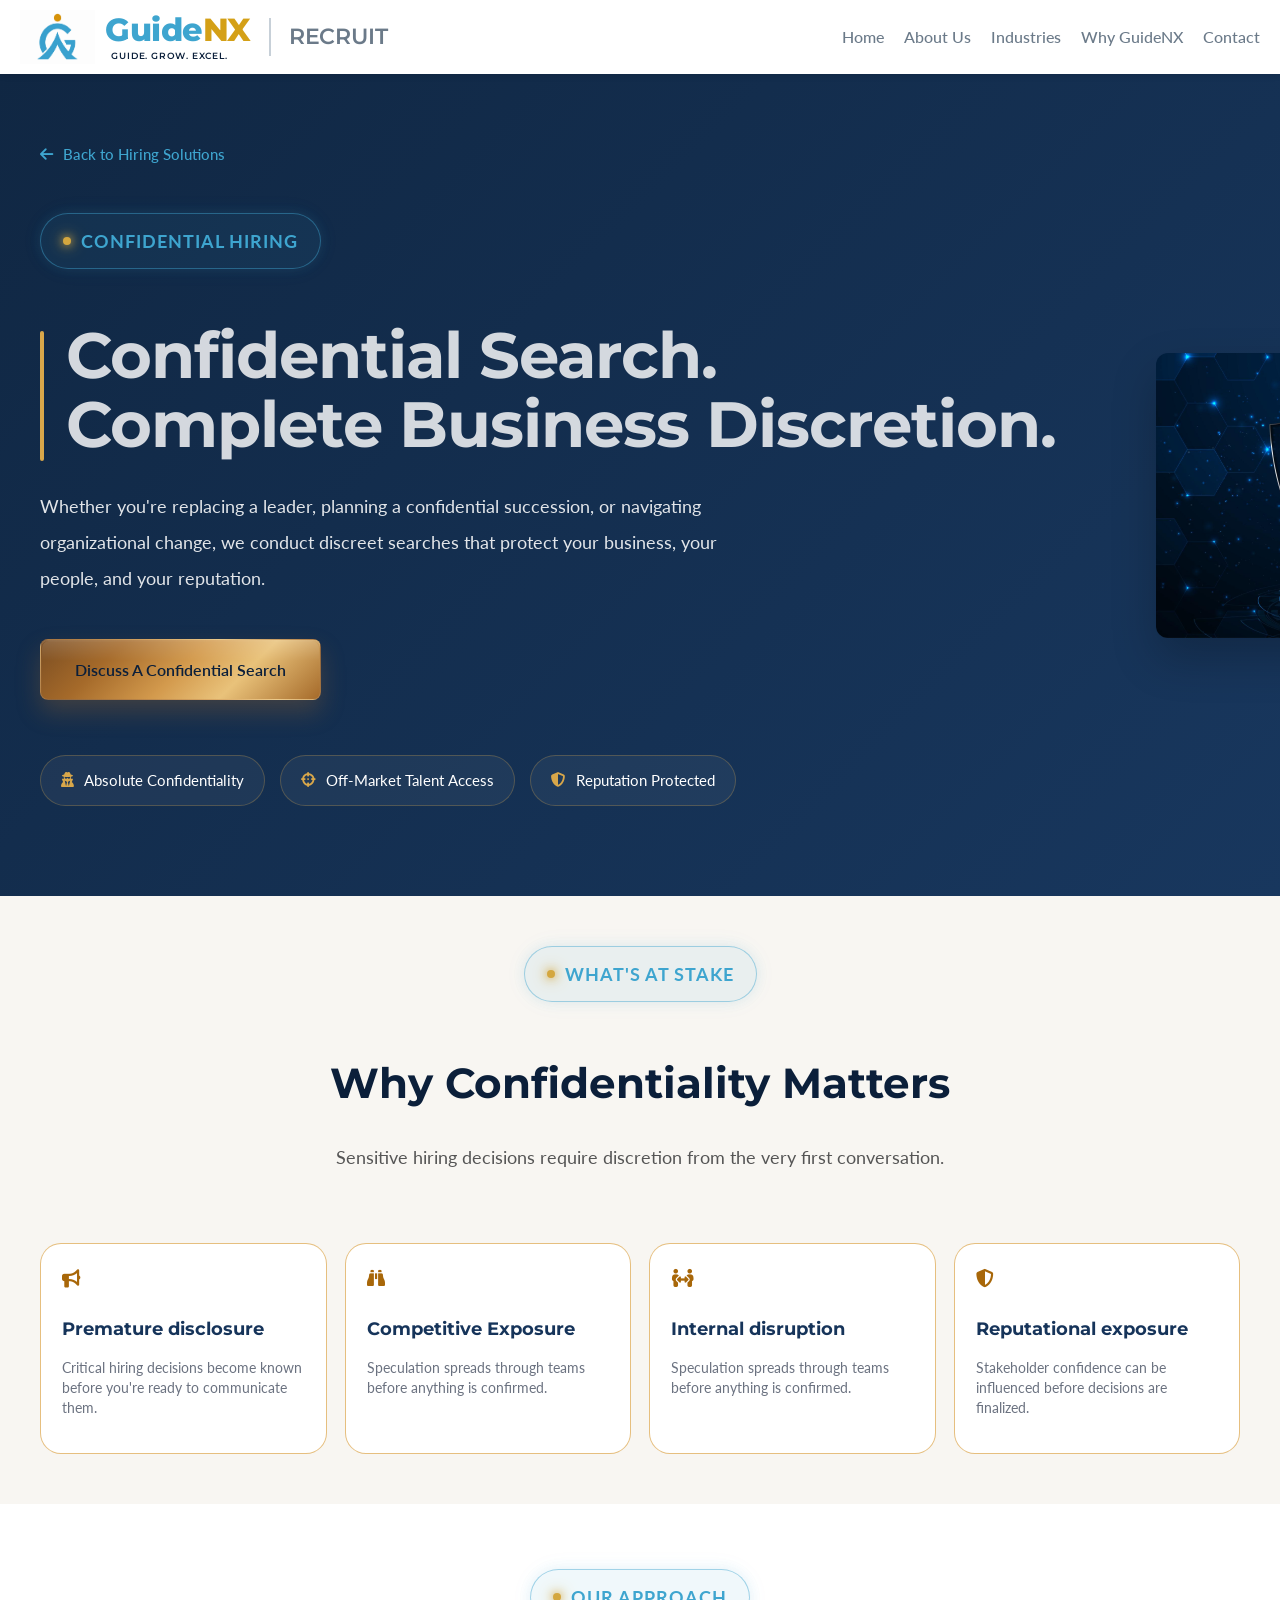
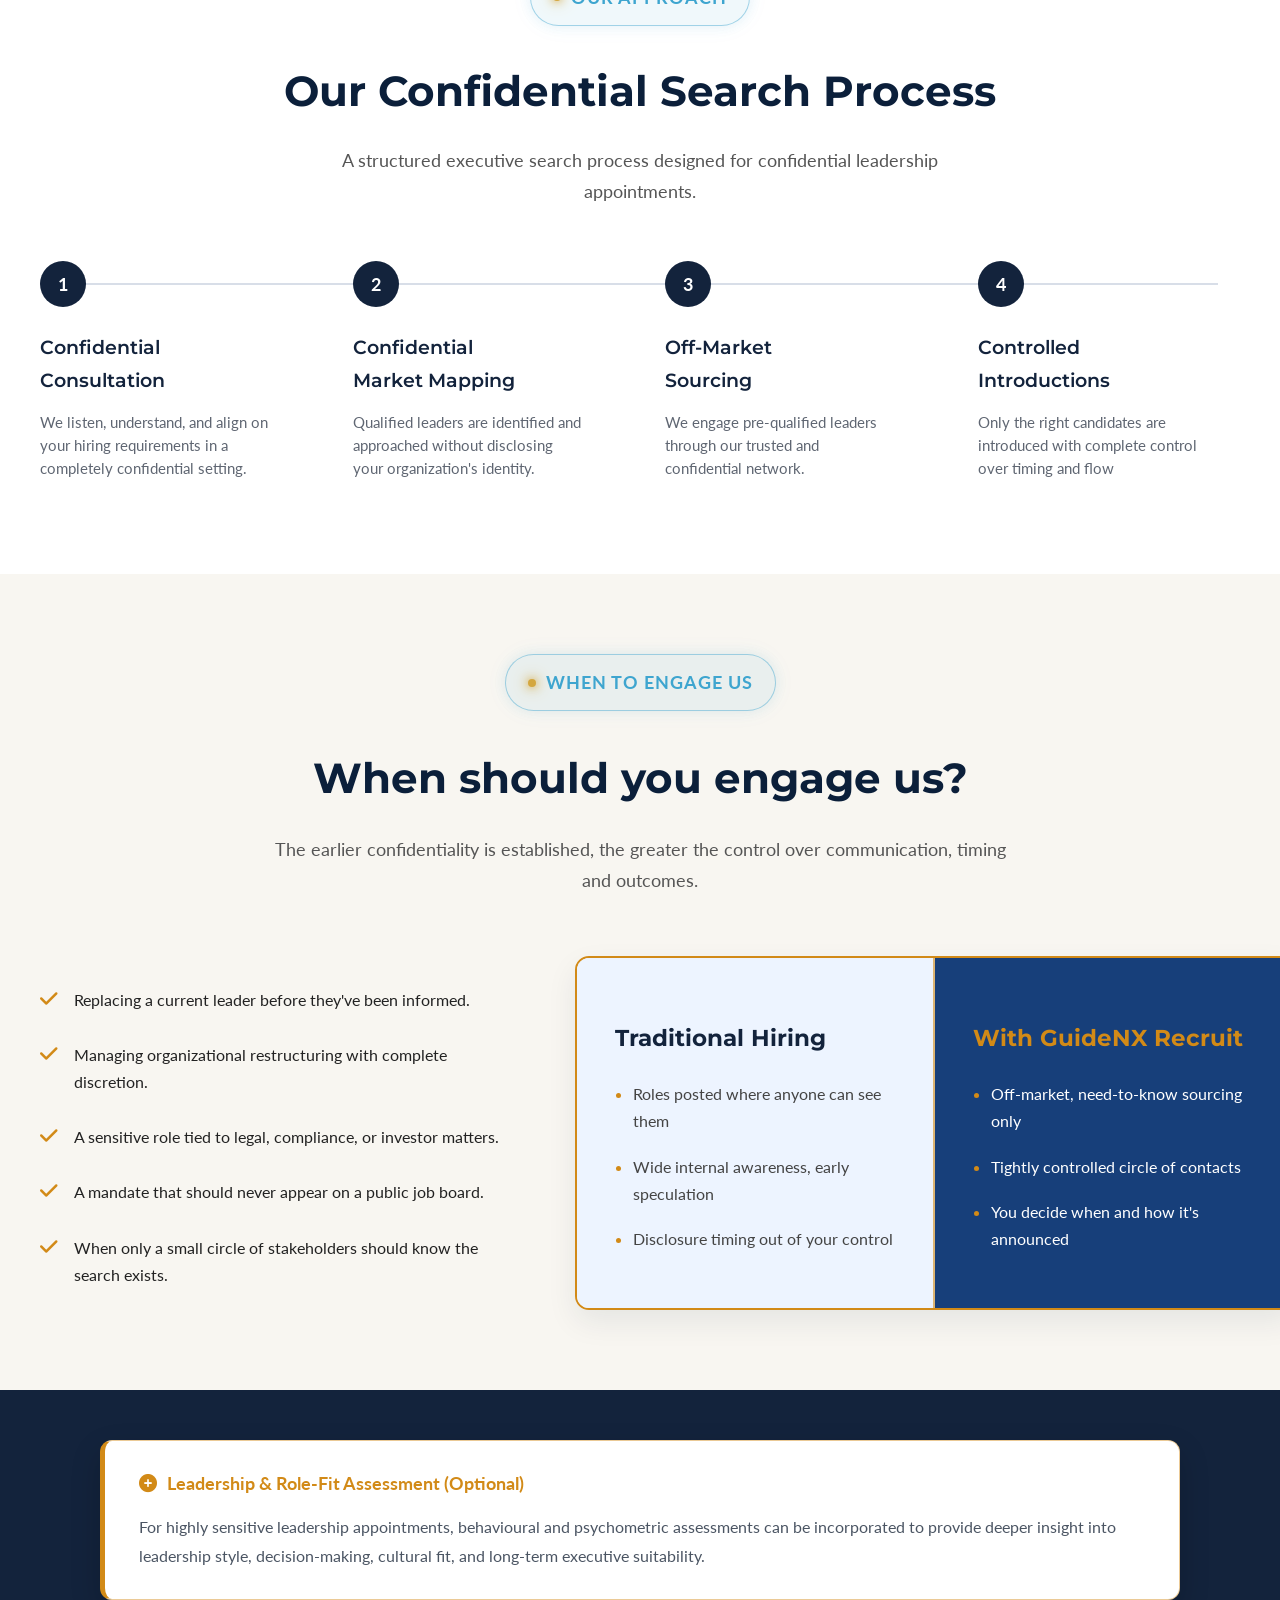
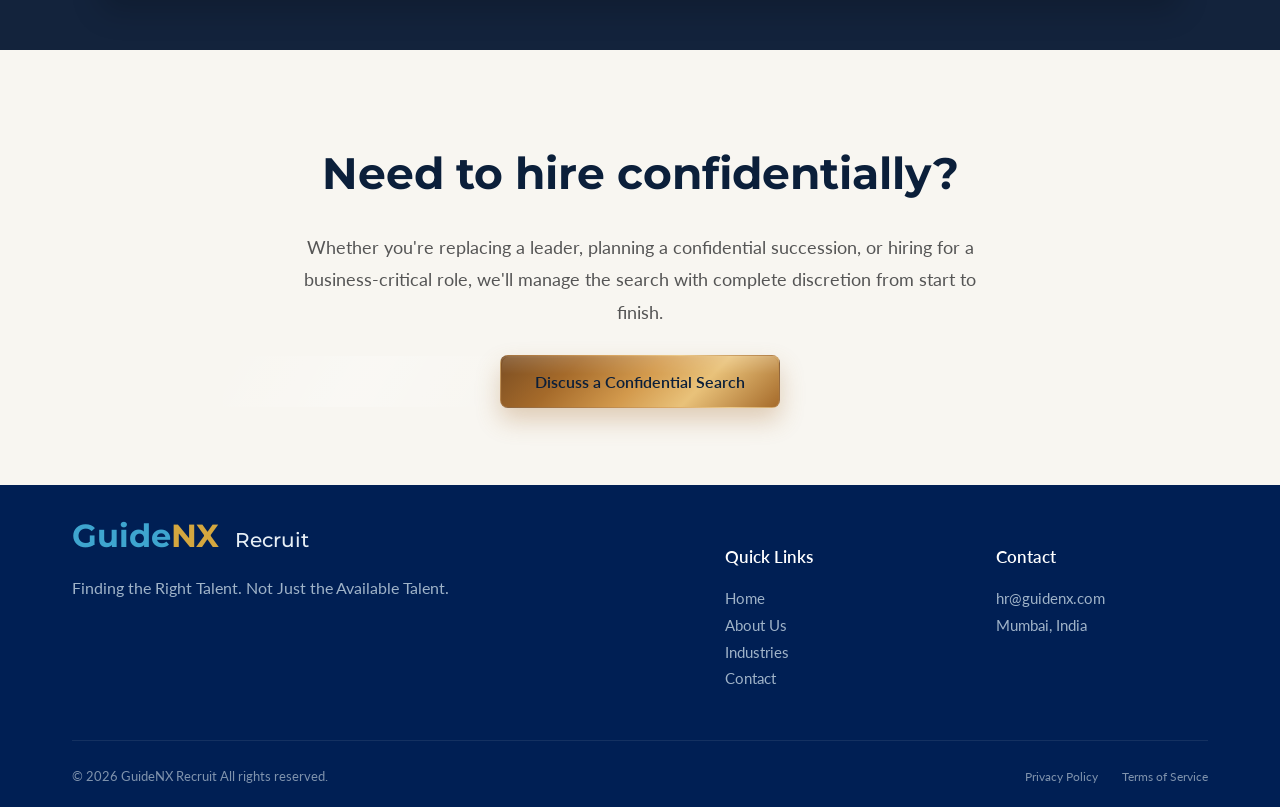
<file: hiring-solutions/confidential-search.html>
<!DOCTYPE html>
<html lang="en">
<head>

 <!-- Google tag (gtag.js) -->
<script async src="https://www.googletagmanager.com/gtag/js?id=G-WQ9FB2P7YZ"></script>
<script>
  window.dataLayer = window.dataLayer || [];
  function gtag(){dataLayer.push(arguments);}
  gtag('js', new Date());

  gtag('config', 'G-WQ9FB2P7YZ');
</script>

 <script type="text/javascript">
    (function(c,l,a,r,i,t,y){
        c[a]=c[a]||function(){(c[a].q=c[a].q||[]).push(arguments)};
        t=l.createElement(r);t.async=1;t.src="https://www.clarity.ms/tag/"+i;
        y=l.getElementsByTagName(r)[0];y.parentNode.insertBefore(t,y);
    })(window, document, "clarity", "script", "yc0uq0gn9h");
</script>

 <meta property="og:title" content="Confidential Search Services | Executive Hiring | GuideNX Recruit">
<meta property="og:description"
content="Confidential executive search and discreet leadership hiring services for business-critical, replacement, and sensitive recruitment mandates across India and global markets.">
  
<meta property="og:image" content="https://recruit.guidenx.com/assets/GuideNX-Social-Banner.jpg">

<meta property="og:image:width" content="1200" />
<meta property="og:image:height" content="630" />
<meta property="og:image:alt" content="GuideNX Recruit | Confidential Executive Search">

<meta property="og:type" content="website" />

  <meta property="og:url"
content="https://recruit.guidenx.com/hiring-solutions/confidential-search.html">

<meta charset="UTF-8" />
<meta name="viewport" content="width=device-width, initial-scale=1.0"/>

<title>Confidential Search Services | Executive Hiring | GuideNX Recruit</title>

<meta name="description"
content="Confidential executive search and discreet leadership hiring services for business-critical, replacement, and sensitive recruitment mandates across India and global markets.">
  
<link rel="canonical" href="https://recruit.guidenx.com/hiring-solutions/confidential-search.html">

  <meta name="twitter:card" content="summary_large_image">

<meta name="twitter:title"
content="Confidential Search Services | Executive Hiring | GuideNX Recruit">

<meta name="twitter:description"
content="Confidential executive search and discreet leadership hiring services for business-critical, replacement, and sensitive recruitment mandates across India and global markets.">

<meta name="twitter:image"
content="https://recruit.guidenx.com/assets/GuideNX-Social-Banner.jpg">
  
  
  <!-- Favicon -->
<link rel="icon" type="image/png" sizes="96x96" href="../favicon-96x96.png">
<link rel="icon" type="image/svg+xml" href="../favicon.svg">
<link rel="shortcut icon" href="../favicon.ico">
<link rel="apple-touch-icon" sizes="180x180" href="../apple-touch-icon.png">
<meta name="apple-mobile-web-app-title" content="GuideNX Recruit">
<link rel="manifest" href="../site.webmanifest">
  <meta name="theme-color" content="#0B1F3A">
  

    <!-- ✅ Load Google Fonts -->
  <link href="https://fonts.googleapis.com/css2?family=Lato:wght@300;400;700&family=Montserrat:wght@500;600;700&display=swap" rel="stylesheet">

   <link rel="stylesheet" href="https://cdnjs.cloudflare.com/ajax/libs/font-awesome/6.4.0/css/all.min.css">

  <!-- Global Website Styles -->
<link rel="stylesheet" href="../assets/css/style.css">

<!-- Shared Hiring Solution Styles -->
<link rel="stylesheet" href="../assets/css/hiring-solutions.css">

<!-- Confidential Hiring Styles -->
<link rel="stylesheet" href="../assets/css/confidential-hiring.css">
  

  <!-- Smooth Scroll -->
  <style>
    html {
      scroll-behavior: smooth;
    }
  </style>

  <script type="application/ld+json">
{
  "@context": "https://schema.org",
  "@type": "Service",
  "name": "Confidential Search",
  "description": "Confidential executive search and discreet recruitment services for business-critical leadership and replacement hiring mandates.",
  "serviceType": "Confidential Executive Search",
  "provider": {
    "@type": "EmploymentAgency",
    "name": "GuideNX Recruit",
    "url": "https://recruit.guidenx.com/"
  },
  "url": "https://recruit.guidenx.com/hiring-solutions/confidential-search.html",
  "areaServed": [
    {
      "@type": "Country",
      "name": "India"
    },
    {
      "@type": "Country",
      "name": "United Arab Emirates"
    },
     {
    "@type": "Country",
    "name": "Saudi Arabia"
  },
     {
    "@type": "Country",
    "name": "Qatar"
  },
     {
    "@type": "Country",
    "name": "Bahrain"
  },
      {
    "@type": "Country",
    "name": "Oman"
  },
    {
      "@type": "Place",
      "name": "Global"
    }
  ]
}
</script>

  <script type="application/ld+json">
{
  "@context": "https://schema.org",
  "@type": "BreadcrumbList",
  "itemListElement": [
    {
      "@type": "ListItem",
      "position": 1,
      "name": "Home",
      "item": "https://recruit.guidenx.com/"
    },
    {
      "@type": "ListItem",
      "position": 2,
      "name": "Confidential Search",
      "item": "https://recruit.guidenx.com/hiring-solutions/confidential-search.html"
    }
  ]
}
</script>

 </head>
<body class="page-confidential">
  
 <!-- Header -->
<header>
  <a href="../index.html" class="brand">

  <img
    src="../assets/GuideNX Final Logo.png"
    alt="GuideNX Logo"
    class="logo-img"
  >

  <span class="brand-lockup">

    <span class="brand-main">
      <strong class="brand-guide">Guide</strong><strong class="brand-nx">NX</strong>
    </span>

    <span class="brand-tagline">
      GUIDE.  GROW.  EXCEL.
    </span>

  </span>

  <span class="brand-divider" aria-hidden="true"></span>

  <span class="brand-vertical">
    RECRUIT
  </span>

</a>
      <!-- add this inside header, after your <nav> -->
  <button class="menu-toggle" aria-label="Open menu" aria-expanded="false">☰</button>

  <nav>
    <ul>
      <li><a href="../index.html" >Home</a></li>
      <li><a href="../about.html">About Us</a></li>
      <li><a href="../index.html#industries">Industries</a></li>
      <li><a href="../index.html#why-us">Why GuideNX</a></li>
      <li><a href="../index.html#contact">Contact</a></li>
    </ul>
  </nav>
</header>
  

  <!-- ✅ Add the mobile nav block right AFTER the header -->
  <nav class="mobile-nav" aria-hidden="true">
    <ul>
      <li><a href="../index.html">Home</a></li>
      <li><a href="../about.html">About Us</a></li>
      <li><a href="../index.html#industries">Industries</a></li>
      <li><a href="../index.html#why-us">Why GuideNX</a></li>
      <li><a href="../index.html#contact">Contact</a></li>
    </ul>
  </nav>


<!-- ==========================================================
     HIRING SOLUTIONS HERO
========================================================== -->

<section class="hs-hero">

    <div class="container">

        <!-- Back Link -->

        <a href="../index.html#hiring-solutions" class="hs-back-link">

            <i class="fas fa-arrow-left"></i>

            <span>Back to Hiring Solutions</span>

        </a>

        <div class="hs-hero-wrapper">

            <!-- ===========================================
                 LEFT CONTENT
            ============================================ -->

            <div class="hs-content">

                <div class="hs-tag section-eyebrow">

    <span class="eyebrow-dot"></span>
                  <span class="eyebrow-text">
                  
                    CONFIDENTIAL HIRING
                  </span>
                  
                </div>

                <div class="hs-title-block">

                    <span class="hs-title-line"></span>

                    <div>

                        <h1 class="hs-title">
                            Confidential Search. <br class="hero-break"> 
                          Complete Business Discretion.
                            </h1>

                    </div>

                </div>

                <p class="hs-description">

                    Whether you're replacing a leader, planning a confidential succession, or navigating organizational change, we conduct discreet searches that protect your business, your people, and your reputation.

                </p>

                <div class="hs-actions">

                    <a href="../index.html#contact" class="btn-primary hs-btn">

                        Discuss A Confidential Search

                    </a>

                </div>

                <div class="hs-highlights">

                    <div class="hs-pill">

                        <i class="fas fa-user-secret"></i>

                        <span>Absolute Confidentiality</span>

                    </div>

                    <div class="hs-pill">

                        <i class="fas fa-crosshairs"></i>

                        <span>Off-Market Talent Access</span>

                    </div>

                    <div class="hs-pill">

                       <i class="fas fa-shield-halved"></i>

                        <span>Reputation Protected</span>

                    </div>

                </div>

            </div>

          <!-- ===========================================
                 HERO IMAGE
            ============================================ -->

            <div class="hs-image-wrapper">

                <div class="hs-image">

                    <img
                        src="../assets/images/hiring-solutions/confidential-hiring-hero.jfif"
                        alt="Confidential Hiring">

                </div>

            </div>

                    </div>
  
    </div>

</section>


  <!-- ==========================================================
     WHAT'S AT STAKE
========================================================== -->

<section class="stake-section">

    <div class="container">

        <div class="stake-header">

            <div class="section-eyebrow">

                <span class="eyebrow-dot"></span>

                WHAT'S AT STAKE

            </div>

            <h2 class="stake-title">

                Why Confidentiality Matters

            </h2>

            <p class="stake-intro">

Sensitive hiring decisions require discretion from the very first conversation.
            </p>

        </div>

        <div class="stake-grid">

            <!-- Card 1 -->

            <article class="stake-card">

                <div class="stake-icon"> 
                  <i class="fas fa-bullhorn"></i>
                </div>
              

                <h3>Premature disclosure</h3>

                <p>

                    Critical hiring decisions become known before you're ready to communicate them.

                </p>

            </article>

            <!-- Card 2 -->

            <article class="stake-card">

                <div class="stake-icon">
                  <i class="fas fa-binoculars"></i>
                                  </div>

                <h3>Competitive Exposure</h3>

                <p>

                    Speculation spreads through teams before anything is confirmed.

                </p>

            </article>

            <!-- Card 3 -->

            <article class="stake-card">

                <div class="stake-icon">
                  <i class="fas fa-people-arrows-left-right"></i>
                </div>

                <h3>Internal disruption</h3>

                <p>

                    Speculation spreads through teams before anything is confirmed.

                </p>

            </article>

            <!-- Card 4 -->

            <article class="stake-card">

                <div class="stake-icon">
                   <i class="fas fa-shield-halved"></i>
                </div>

                <h3>Reputational exposure</h3>

                <p>

Stakeholder confidence can be influenced before decisions are finalized.

                </p>

            </article>

        </div>

    </div>

</section>

  
  <!-- ===========================
     HOW WE RUN THE SEARCH
=========================== -->

<section class="search-process">
    <div class="container">

        <div class="section-heading center">

            <span class="section-eyebrow">
                <span class="eyebrow-dot"></span>
                OUR APPROACH
            </span>

            <h2>Our Confidential Search Process</h2>

            <p>
                A structured executive search process designed for confidential
                leadership appointments.
            </p>

        </div>

        <div class="process-timeline">

            <div class="process-line"></div>

            <div class="process-step">

                <div class="step-number">1</div>

                <h3>Confidential <br> Consultation</h3>

                <p>We listen, understand, and align on your hiring requirements in a completely confidential setting.</p>

            </div>

            <div class="process-step">

                <div class="step-number">2</div>

                <h3>Confidential <br> Market Mapping</h3>

                <p>Qualified leaders are identified and approached without disclosing your organization's identity.</p>

            </div>

            <div class="process-step">

                <div class="step-number">3</div>

                <h3>Off-Market <br> Sourcing</h3>

                <p>We engage pre-qualified leaders through our trusted and confidential network.</p>

            </div>

            <div class="process-step">

                <div class="step-number">4</div>

                <h3>Controlled <br> Introductions</h3>

                <p>Only the right candidates are introduced with complete control over timing and flow</p>

            </div>

        </div>

    </div>
</section>



  <!-- ===========================================
     WHEN TO ENGAGE US - VERSION 2
=========================================== -->

<section class="engage-v2">

    <div class="container">

        <div class="engage-v2-header">

            <span class="section-eyebrow">
                <span class="eyebrow-dot"></span>
                WHEN TO ENGAGE US
            </span>

            <h2>When should you engage us?</h2>

            <p>
                The earlier confidentiality is established, the greater the control over communication, timing and outcomes.
            </p>

        </div>

        <div class="engage-v2-content">

            <!-- LEFT -->

            <div class="engage-v2-list">

                <div class="engage-v2-item">
                    <i class="fas fa-check"></i>
                    <span>Replacing a current leader before they've been informed.</span>
                </div>

                <div class="engage-v2-item">
                    <i class="fas fa-check"></i>
                    <span>Managing organizational restructuring with complete discretion.</span>
                </div>

                <div class="engage-v2-item">
                    <i class="fas fa-check"></i>
                    <span>A sensitive role tied to legal, compliance, or investor matters.</span>
                </div>

                <div class="engage-v2-item">
                    <i class="fas fa-check"></i>
                    <span>A mandate that should never appear on a public job board.</span>
                </div>

              <div class="engage-v2-item">
                    <i class="fas fa-check"></i>
              <span>When only a small circle of stakeholders should know the search exists.</span>
                </div>

            </div>

            <!-- RIGHT -->

            <div class="engage-v2-table">

                <div class="compare-column">

                    <h3>Traditional Hiring</h3>

                    <ul>

                        <li>Roles posted where anyone can see them</li>

                        <li>Wide internal awareness, early speculation</li>

                        <li>Disclosure timing out of your control</li>

                    </ul>

                </div>

                <div class="compare-column with">

                    <h3>With GuideNX Recruit</h3>

                    <ul>

                        <li>Off-market, need-to-know sourcing only</li>

                        <li>Tightly controlled circle of contacts</li>

                        <li>You decide when and how it's announced</li>

                    </ul>

                </div>

            </div>

        </div>

    </div>

</section>

  <!-- ===========================
     OPTIONAL ADD-ON
=========================== -->

<section class="optional-addon">

    <div class="container">

        <div class="addon-box">

            <div class="addon-badge">

                <i class="fas fa-plus-circle"></i>

                <span>Leadership & Role-Fit Assessment (Optional)</span>

            </div>

            <p>

For highly sensitive leadership appointments, behavioural and psychometric assessments can be incorporated to provide deeper insight into leadership style, decision-making, cultural fit, and long-term executive suitability.
            </p>

        </div>

    </div>

</section>


  <!-- ===========================
     FINAL CTA
=========================== -->

<section class="solution-cta">

    <div class="container">

        <h2>Need to hire confidentially?</h2>

        <p>

           Whether you're replacing a leader, planning a confidential succession, or hiring for a business-critical role, we'll manage the search with complete discretion from start to finish.

        </p>

        <a href="../index.html#contact" class="btn-primary">

            Discuss a Confidential Search

        </a>

    </div>

</section>

  

<!-- ==========================================================
     FOOTER
========================================================== -->

 <footer class="footer">

    <div class="container">

        <div class="footer-content">

            <!-- Left -->
            <div class="footer-brand">

              <h3>
                    <span class="footer-guide">Guide</span><span class="footer-nx">NX</span>
                    <span class="footer-search">Recruit</span>
                </h3>

                <p>
                    Finding the Right Talent. Not Just the Available Talent.
                </p>

              
                       
                <div class="footer-social">
                      <!-- Add GuideNX LinkedIn URL once the company page is created -->
                    <!--
                    <a href="YOUR_GUIDENX_LINKEDIN_URL"
                       target="_blank"
                       rel="noopener noreferrer"
                       aria-label="LinkedIn">
                        <i class="fab fa-linkedin-in"></i>
                    </a>
                    -->
                    
                                  </div>
            </div>

            <!-- Center -->
            <div class="footer-links">
                <h4>Quick Links</h4>

                <ul>
                    <li><a href="../index.html">Home</a></li>
                    <li><a href="../about.html">About Us</a></li>
                    <li><a href="../index.html#industries">Industries</a></li>
                    <li><a href="../index.html#contact">Contact</a></li>
                </ul>
            </div>

            <!-- Right -->
           <div class="footer-contact">
    <h4>Contact</h4>

    <ul>
        <li>
            <a href="mailto:hr@guidenx.com">
                hr@guidenx.com
            </a>
        </li>

        <li>
           <span>Mumbai, India</span>
            </a>
        </li>
    </ul>
</div>

        </div>

        <!-- Bottom Footer -->
        <div class="footer-bottom">

            <p>© 2026 GuideNX Recruit All rights reserved.</p>

            <div class="footer-bottom-links">
                <a href="#">Privacy Policy</a>
                <a href="#">Terms of Service</a>
            </div>

        </div>

    </div>

</footer>

  <script src="../script.js"></script>

</body>
</html>
</file>
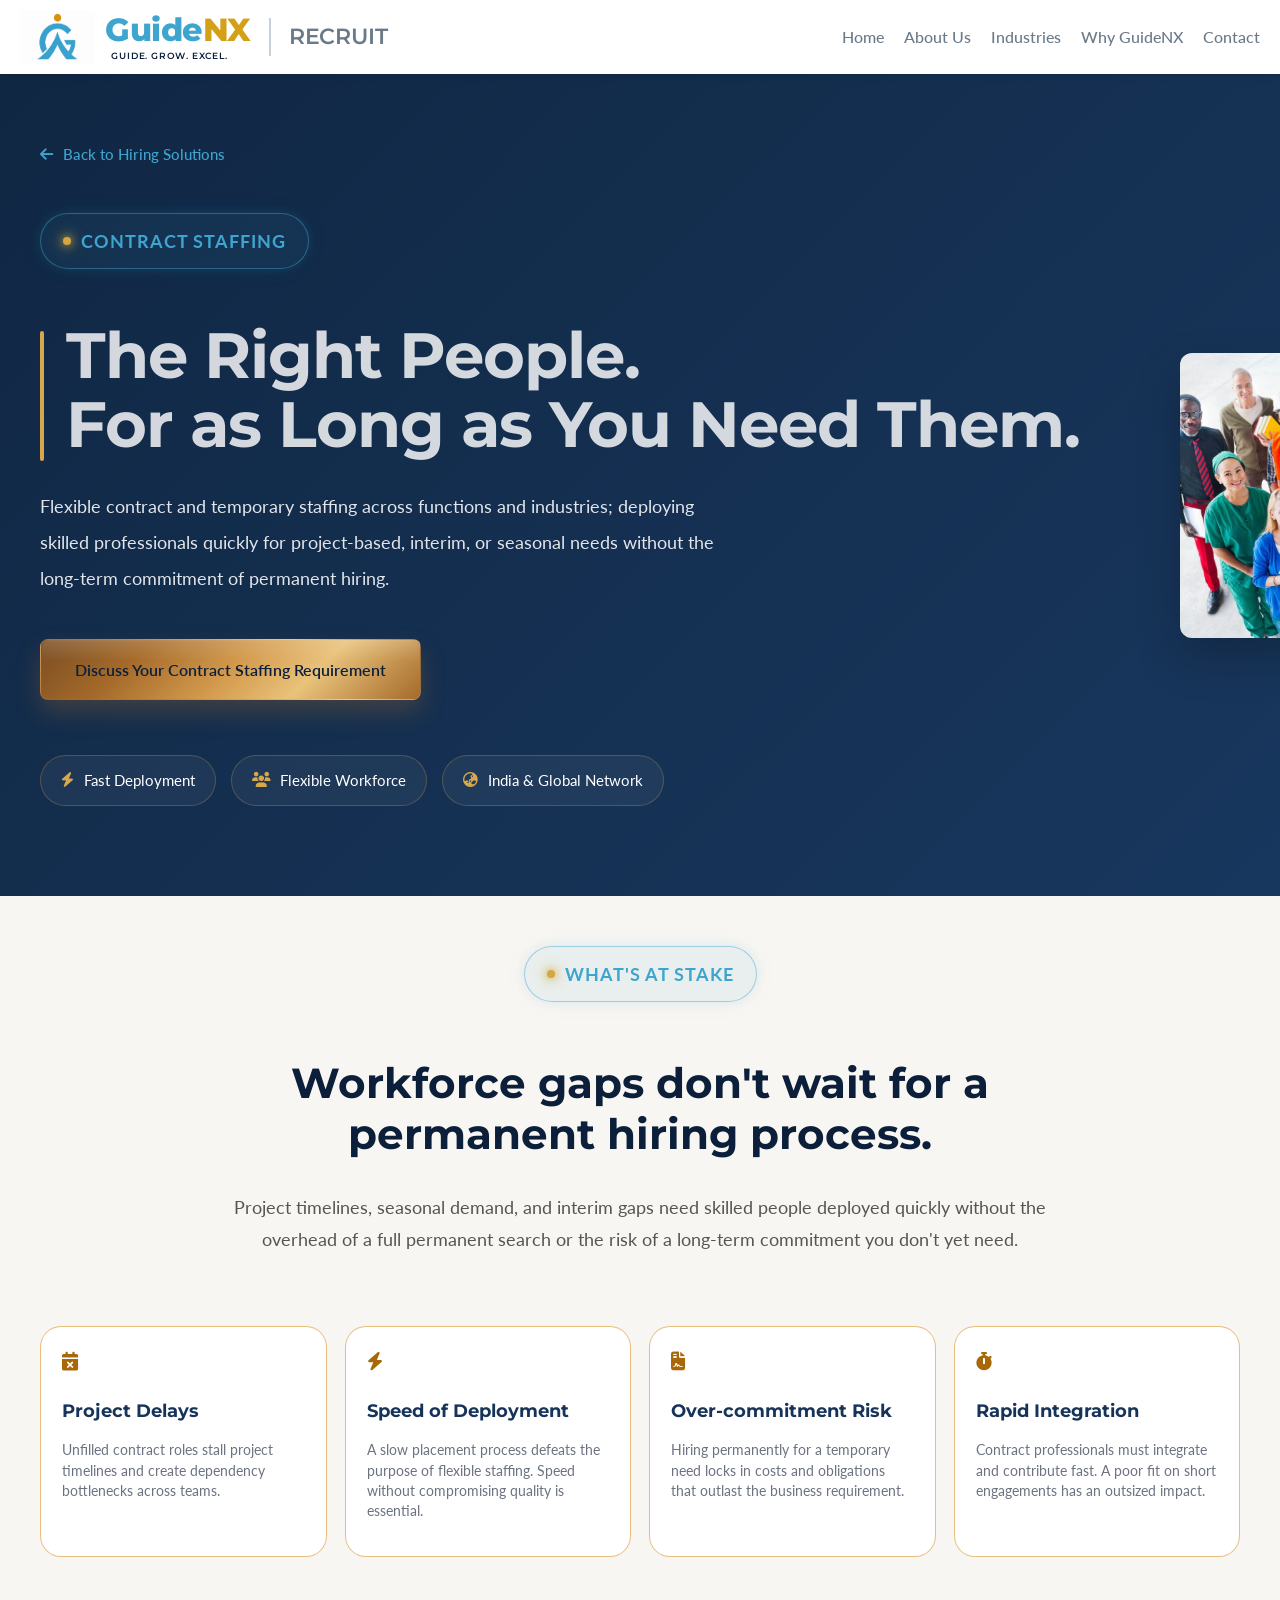
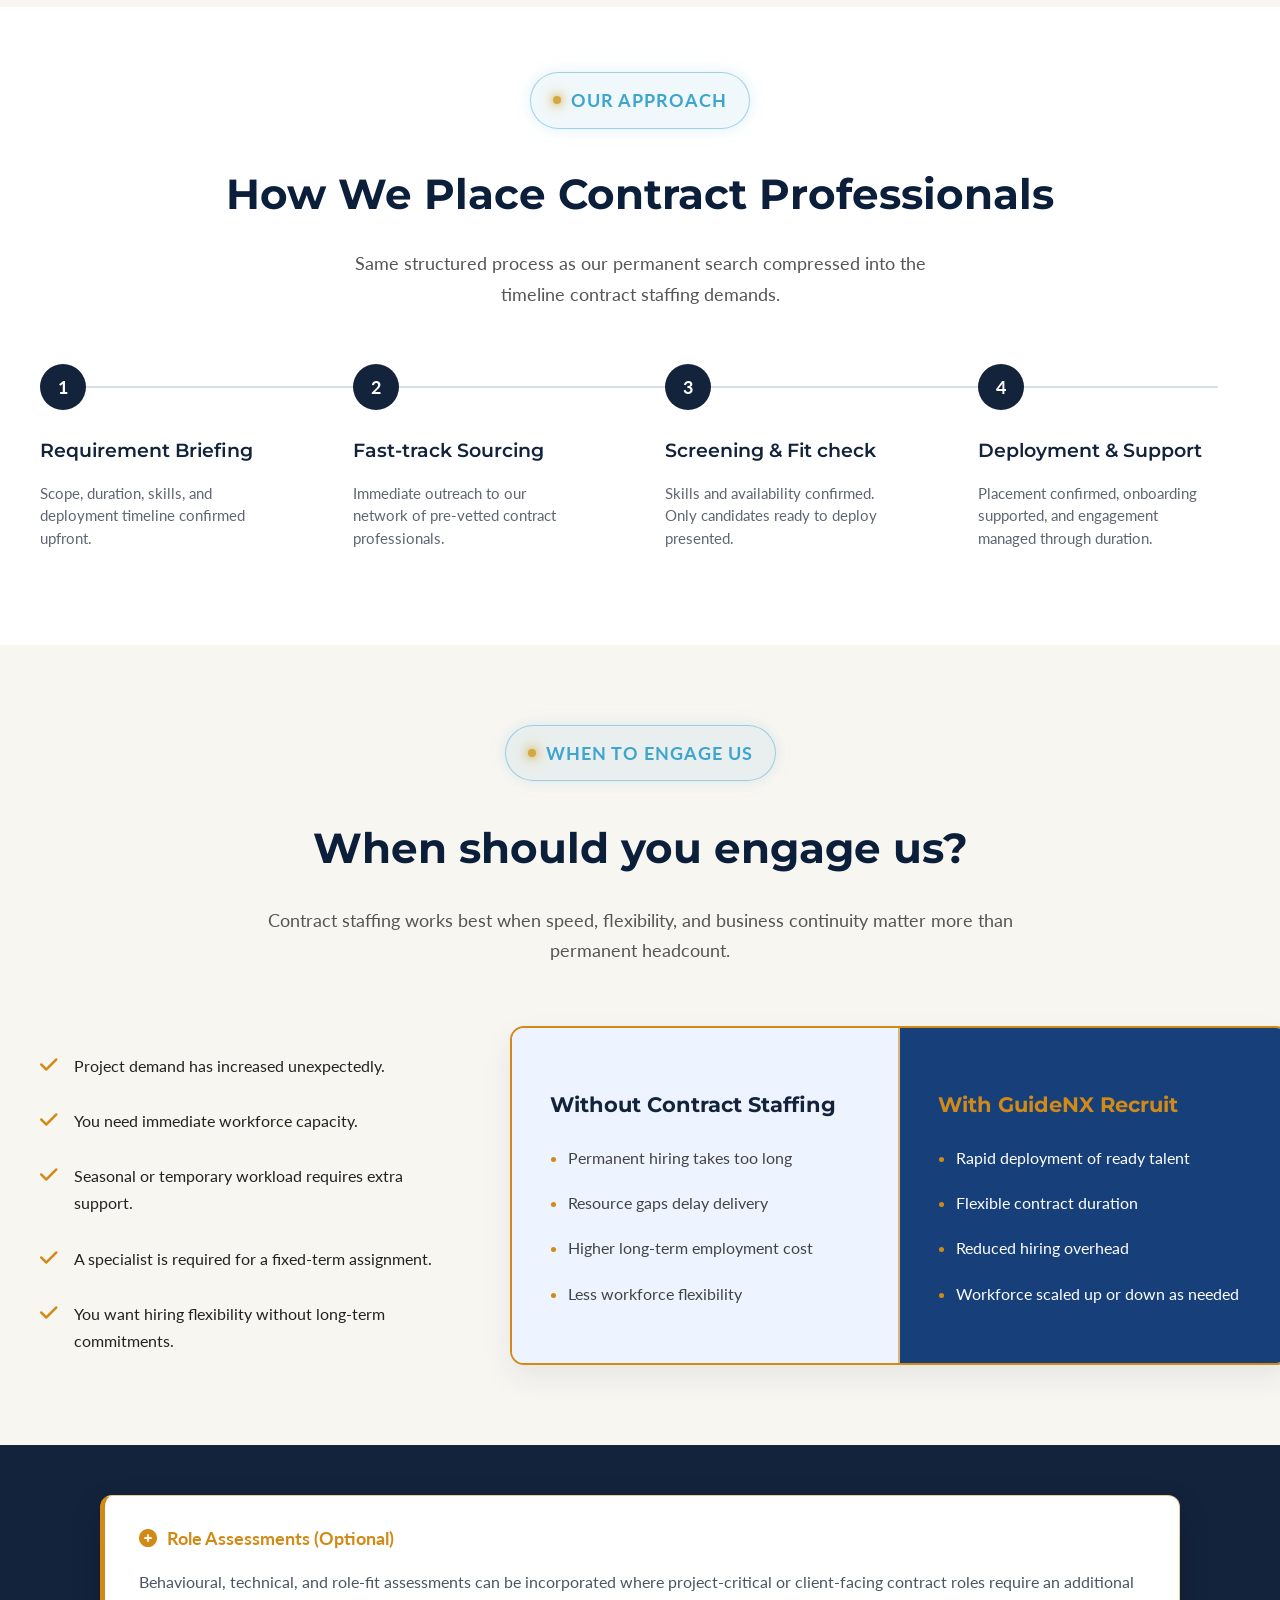
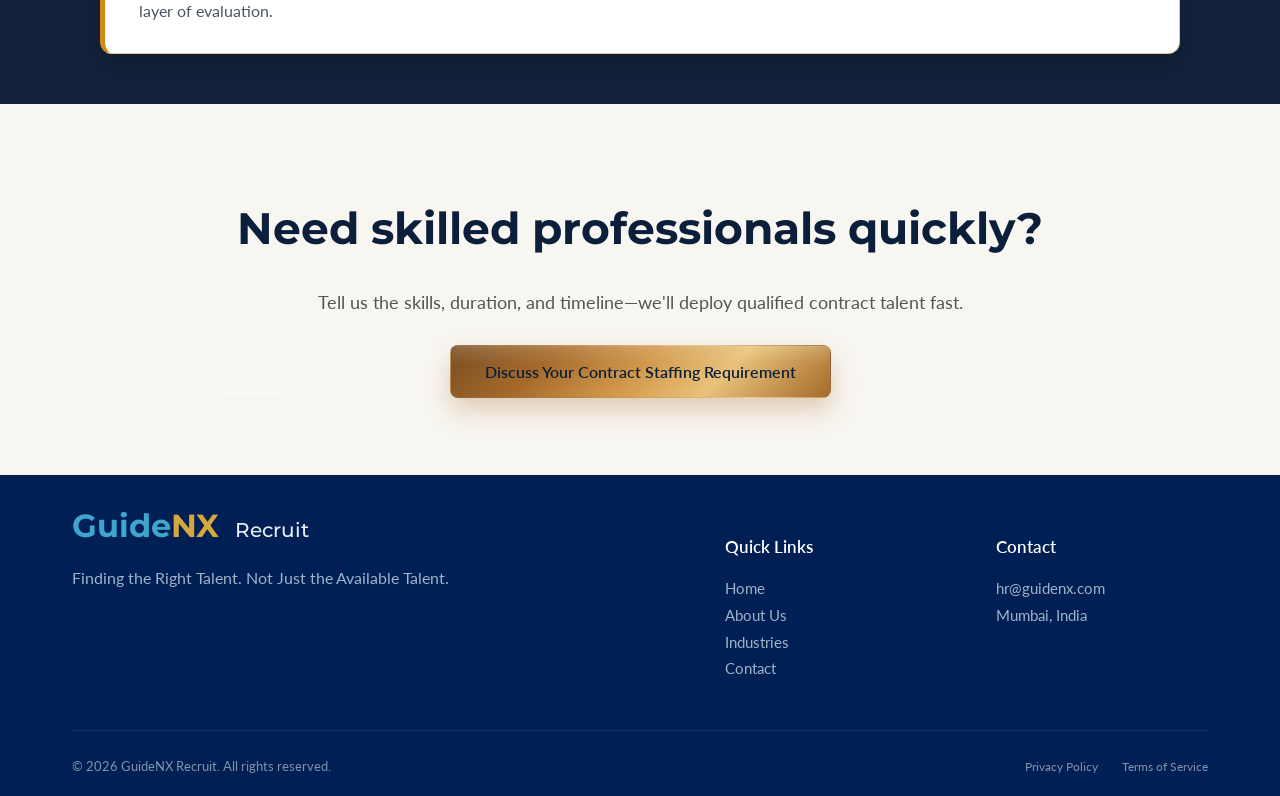
<file: hiring-solutions/contract-staffing.html>
<!DOCTYPE html>
<html lang="en">
<head>

 <!-- Google tag (gtag.js) -->
<script async src="https://www.googletagmanager.com/gtag/js?id=G-WQ9FB2P7YZ"></script>
<script>
  window.dataLayer = window.dataLayer || [];
  function gtag(){dataLayer.push(arguments);}
  gtag('js', new Date());

  gtag('config', 'G-WQ9FB2P7YZ');
</script>

 <script type="text/javascript">
    (function(c,l,a,r,i,t,y){
        c[a]=c[a]||function(){(c[a].q=c[a].q||[]).push(arguments)};
        t=l.createElement(r);t.async=1;t.src="https://www.clarity.ms/tag/"+i;
        y=l.getElementsByTagName(r)[0];y.parentNode.insertBefore(t,y);
    })(window, document, "clarity", "script", "yc0uq0gn9h");
</script>

 <meta property="og:title" content="Contract Staffing Services | Flexible Workforce Solutions | GuideNX Recruit">

<meta property="og:description"
content="Flexible contract staffing solutions for short-term projects, seasonal demand, and workforce expansion. GuideNX Recruit helps organizations hire skilled contract professionals across India and global markets.">

<meta property="og:image"
content="https://recruit.guidenx.com/assets/GuideNX-Social-Banner.jpg">

<meta property="og:image:width" content="1200">

<meta property="og:image:height" content="630">

<meta property="og:image:alt"
content="GuideNX Recruit | Contract Staffing Services">

<meta property="og:type" content="website">

<meta property="og:url"
content="https://recruit.guidenx.com/hiring-solutions/contract-staffing.html">
  
<meta charset="UTF-8" />
<meta name="viewport" content="width=device-width, initial-scale=1.0"/>

<title>Contract Staffing Services | Flexible Workforce Solutions | GuideNX Recruit</title>

<meta name="description"
content="Flexible contract staffing solutions for short-term projects, seasonal demand, and workforce expansion. GuideNX Recruit helps organizations hire skilled contract professionals across India and global markets.">

<link rel="canonical" href="https://recruit.guidenx.com/hiring-solutions/contract-staffing.html">

  <meta name="twitter:card" content="summary_large_image">

<meta name="twitter:title"
content="Contract Staffing Services | Flexible Workforce Solutions | GuideNX Recruit">

<meta name="twitter:description"
content="Flexible contract staffing solutions for short-term projects, seasonal demand, and workforce expansion. GuideNX Recruit helps organizations hire skilled contract professionals across India and global markets.">

<meta name="twitter:image"
content="https://recruit.guidenx.com/assets/GuideNX-Social-Banner.jpg">
  
  
  <!-- Favicon -->
<link rel="icon" type="image/png" sizes="96x96" href="../favicon-96x96.png">
<link rel="icon" type="image/svg+xml" href="../favicon.svg">
<link rel="shortcut icon" href="../favicon.ico">
<link rel="apple-touch-icon" sizes="180x180" href="../apple-touch-icon.png">
<meta name="apple-mobile-web-app-title" content="GuideNX Recruit">
<link rel="manifest" href="../site.webmanifest">
  <meta name="theme-color" content="#0B1F3A">
  

    <!-- ✅ Load Google Fonts -->
  <link href="https://fonts.googleapis.com/css2?family=Lato:wght@300;400;700&family=Montserrat:wght@500;600;700&display=swap" rel="stylesheet">

   <link rel="stylesheet" href="https://cdnjs.cloudflare.com/ajax/libs/font-awesome/6.4.0/css/all.min.css">

  <!-- Global Website Styles -->
<link rel="stylesheet" href="../assets/css/style.css">

<!-- Shared Hiring Solution Styles -->
<link rel="stylesheet" href="../assets/css/hiring-solutions.css">

<!-- Contract Staffing Styles -->
<link rel="stylesheet" href="../assets/css/contract-staffing.css">
  

  <!-- Smooth Scroll -->
  <style>
    html {
      scroll-behavior: smooth;
    }
  </style>

<script type="application/ld+json">
{
  "@context": "https://schema.org",
  "@type": "Service",
  "name": "Contract Staffing",
  "description": "Flexible contract staffing solutions helping organizations hire skilled professionals for short-term projects, seasonal demand, and workforce expansion.",
  "serviceType": "Contract Staffing Services",
  "provider": {
    "@type": "EmploymentAgency",
    "name": "GuideNX Recruit",
    "url": "https://recruit.guidenx.com/"
  },
  "url": "https://recruit.guidenx.com/hiring-solutions/contract-staffing.html",
  "areaServed": [
    {
      "@type": "Country",
      "name": "India"
    },
    {
      "@type": "Country",
      "name": "United Arab Emirates"
    },
   {
    "@type": "Country",
    "name": "Saudi Arabia"
  },
     {
    "@type": "Country",
    "name": "Qatar"
  },
     {
    "@type": "Country",
    "name": "Bahrain"
  },
      {
    "@type": "Country",
    "name": "Oman"
  },
    {
      "@type": "Place",
      "name": "Global"
    }
  ]
}
</script>

  <script type="application/ld+json">
{
  "@context": "https://schema.org",
  "@type": "BreadcrumbList",
  "itemListElement": [
    {
      "@type": "ListItem",
      "position": 1,
      "name": "Home",
      "item": "https://recruit.guidenx.com/"
    },
    {
      "@type": "ListItem",
      "position": 2,
      "name": "Contract Staffing",
      "item": "https://recruit.guidenx.com/hiring-solutions/contract-staffing.html"
    }
  ]
}
</script>
  
 </head>
<body class="page-contract">
  
<!-- Header -->
<header>
  <a href="../index.html" class="brand">

  <img
    src="../assets/GuideNX Final Logo.png"
    alt="GuideNX Logo"
    class="logo-img"
  >

  <span class="brand-lockup">

    <span class="brand-main">
      <strong class="brand-guide">Guide</strong><strong class="brand-nx">NX</strong>
    </span>

    <span class="brand-tagline">
      GUIDE.  GROW.  EXCEL.
    </span>

  </span>

  <span class="brand-divider" aria-hidden="true"></span>

  <span class="brand-vertical">
    RECRUIT
  </span>

</a>
      <!-- add this inside header, after your <nav> -->
  <button class="menu-toggle" aria-label="Open menu" aria-expanded="false">☰</button>

  <nav>
    <ul>
      <li><a href="../index.html" >Home</a></li>
      <li><a href="../about.html">About Us</a></li>
      <li><a href="../index.html#industries">Industries</a></li>
      <li><a href="../index.html#why-us">Why GuideNX</a></li>
      <li><a href="../index.html#contact">Contact</a></li>
    </ul>
  </nav>
</header>
  

  <!-- ✅ Add the mobile nav block right AFTER the header -->
  <nav class="mobile-nav" aria-hidden="true">
    <ul>
      <li><a href="../index.html">Home</a></li>
      <li><a href="../about.html">About Us</a></li>
      <li><a href="../index.html#industries">Industries</a></li>
      <li><a href="../index.html#why-us">Why GuideNX</a></li>
      <li><a href="../index.html#contact">Contact</a></li>
    </ul>
  </nav>



<!-- ==========================================================
     HIRING SOLUTIONS HERO
========================================================== -->

<section class="hs-hero">

    <div class="container">

        <!-- Back Link -->

        <a href="../index.html#hiring-solutions" class="hs-back-link">

            <i class="fas fa-arrow-left"></i>

            <span>Back to Hiring Solutions</span>

        </a>

        <div class="hs-hero-wrapper">

            <!-- ===========================================
                 LEFT CONTENT
            ============================================ -->

            <div class="hs-content">

                <div class="hs-tag section-eyebrow">

    <span class="eyebrow-dot"></span>
                  <span class="eyebrow-text">
                  
                    CONTRACT STAFFING
                  </span>
                  
                </div>

                <div class="hs-title-block">

                    <span class="hs-title-line"></span>

                    <div>

                        <h1 class="hs-title">
                            The Right People.<br class="hero-break">
                            For as Long as You Need Them.
                        </h1>

                    </div>

                </div>

                <p class="hs-description">

Flexible contract and temporary staffing across functions and industries; deploying skilled professionals quickly for project-based, interim, or seasonal needs without the long-term commitment of permanent hiring.
                </p>

                <div class="hs-actions">

                    <a href="../index.html#contact" class="btn-primary hs-btn">

                        Discuss Your Contract Staffing Requirement

                    </a>

                </div>

                <div class="hs-highlights">

                    <div class="hs-pill">

                        <i class="fas fa-solid fa-bolt"></i>

                        <span>Fast Deployment</span>

                    </div>

                    <div class="hs-pill">

                        <i class="fas fa-users"></i>

                        <span>Flexible Workforce</span>

                    </div>

                    <div class="hs-pill">

                        <i class="fas fa-globe-asia"></i>

                        <span>India &amp; Global Network</span>

                    </div>

                </div>

            </div>

          <!-- ===========================================
                 HERO IMAGE
            ============================================ -->

            <div class="hs-image-wrapper">

                <div class="hs-image">

                    <img
                        src="../assets/images/hiring-solutions/contract-staffing-hero.png"
                        alt="Contract Staffing">

                </div>

            </div>

                    </div>
  
    </div>

</section>


  <!-- ==========================================================
     WHAT'S AT STAKE
========================================================== -->

<section class="stake-section">

    <div class="container">

        <div class="stake-header">

            <div class="section-eyebrow">

                <span class="eyebrow-dot"></span>

                WHAT'S AT STAKE

            </div>

            <h2 class="stake-title">

                Workforce gaps don't wait for a permanent hiring process.

            </h2>

            <p class="stake-intro">

Project timelines, seasonal demand, and interim gaps need skilled people deployed quickly without the overhead of a full permanent search or the risk of a long-term commitment you don't yet need.

            </p>

        </div>

        <div class="stake-grid">

            <!-- Card 1 -->

            <article class="stake-card">

                <div class="stake-icon"> 
                  <i class="fas fa-calendar-xmark"></i>
                </div>
              

                <h3>Project Delays</h3>

                <p>

Unfilled contract roles stall project timelines and create dependency bottlenecks across teams.
                </p>

            </article>

            <!-- Card 2 -->

            <article class="stake-card">

                <div class="stake-icon">
                  <i class="fas fa-bolt"></i>
                                  </div>

                <h3>Speed of Deployment</h3>

                <p>

A slow placement process defeats the purpose of flexible staffing. Speed without compromising quality is essential.                </p>

            </article>

            <!-- Card 3 -->

            <article class="stake-card">

                <div class="stake-icon">
                  <i class="fas fa-file-contract"></i>
                </div>

                <h3>Over-commitment Risk</h3>

                <p>

Hiring permanently for a temporary need locks in costs and obligations that outlast the business requirement.

                </p>

            </article>

            <!-- Card 4 -->

            <article class="stake-card">

                <div class="stake-icon">
                   <i class="fas fa-stopwatch"></i>
                </div>

                <h3>Rapid Integration</h3>

                <p>

Contract professionals must integrate and contribute fast. A poor fit on short engagements has an outsized impact.

                </p>

            </article>

        </div>

    </div>

</section>


  <!-- ===========================
     HOW WE RUN THE SEARCH
=========================== -->

<section class="search-process">
    <div class="container">

        <div class="section-heading center">

            <span class="section-eyebrow">
                <span class="eyebrow-dot"></span>
                OUR APPROACH
            </span>

            <h2>How We Place Contract Professionals</h2>

            <p>
                Same structured process as our permanent search compressed into the timeline contract staffing demands.

            </p>

        </div>

        <div class="process-timeline">

            <div class="process-line"></div>

            <div class="process-step">

                <div class="step-number">1</div>

                <h3>Requirement Briefing</h3>

                <p>Scope, duration, skills, and deployment timeline confirmed upfront.</p>

            </div>

            <div class="process-step">

                <div class="step-number">2</div>

                <h3>Fast-track Sourcing</h3>

                <p>Immediate outreach to our network of pre-vetted contract professionals.</p>

            </div>

            <div class="process-step">

                <div class="step-number">3</div>

                <h3>Screening & Fit check</h3>

                <p>Skills and availability confirmed. Only candidates ready to deploy presented.</p>

            </div>

            <div class="process-step">

                <div class="step-number">4</div>

                <h3>Deployment & Support</h3>

                <p>Placement confirmed, onboarding supported, and engagement managed through duration.</p>

            </div>

        </div>

    </div>
</section>



  <!-- ===========================================
     WHEN TO ENGAGE US - VERSION 2
=========================================== -->

<section class="engage-v2">

    <div class="container">

        <div class="engage-v2-header">

            <span class="section-eyebrow">
                <span class="eyebrow-dot"></span>
                WHEN TO ENGAGE US
            </span>

            <h2>When should you engage us?</h2>

            <p>
                Contract staffing works best when speed, flexibility, and business continuity matter more than permanent headcount.
            </p>

        </div>

        <div class="engage-v2-content">

            <!-- LEFT -->

            <div class="engage-v2-list">

                <div class="engage-v2-item">
                    <i class="fas fa-check"></i>
                    <span>Project demand has increased unexpectedly.</span>
                </div>

                <div class="engage-v2-item">
                    <i class="fas fa-check"></i>
                    <span>You need immediate workforce capacity.</span>
                </div>

                <div class="engage-v2-item">
                    <i class="fas fa-check"></i>
                    <span>Seasonal or temporary workload requires extra support.</span>
                </div>

                <div class="engage-v2-item">
                    <i class="fas fa-check"></i>
                    <span>A specialist is required for a fixed-term assignment.</span>
                </div>

              <div class="engage-v2-item">
                    <i class="fas fa-check"></i>
                    <span>You want hiring flexibility without long-term commitments.</span>
                </div>

            </div>

            <!-- RIGHT -->

            <div class="engage-v2-table">

                <div class="compare-column">

                    <h3>Without Contract Staffing</h3>

                    <ul>

                        <li>Permanent hiring takes too long</li>

                        <li>Resource gaps delay delivery</li>

                        <li>Higher long-term employment cost</li>

                      <li>Less workforce flexibility</li>

                    </ul>

                </div>

                <div class="compare-column with">

                    <h3>With GuideNX Recruit</h3>

                    <ul>

                        <li>Rapid deployment of ready talent</li>

                        <li>Flexible contract duration</li>

                        <li>Reduced hiring overhead</li>

                      <li>Workforce scaled up or down as needed</li>

                    </ul>

                </div>

            </div>

        </div>

    </div>

</section>

  <!-- ===========================
     OPTIONAL ADD-ON
=========================== -->

<section class="optional-addon">

    <div class="container">

        <div class="addon-box">

            <div class="addon-badge">

                <i class="fas fa-plus-circle"></i>

                <span>Role Assessments (Optional)</span>

            </div>

            <p>

Behavioural, technical, and role-fit assessments can be incorporated where project-critical or client-facing contract roles require an additional layer of evaluation.
            </p>

        </div>

    </div>

</section>


  <!-- ===========================
     FINAL CTA
=========================== -->

<section class="solution-cta">

    <div class="container">

        <h2>Need skilled professionals quickly?</h2>

        <p>

            Tell us the skills, duration, and timeline—we'll deploy qualified contract talent fast.

        </p>

        <a href="../index.html#contact" class="btn-primary">

            Discuss Your Contract Staffing Requirement

        </a>

    </div>

</section>

  

<!-- ==========================================================
     FOOTER
========================================================== -->

 <footer class="footer">

    <div class="container">

        <div class="footer-content">

            <!-- Left -->
            <div class="footer-brand">

              <h3>
                    <span class="footer-guide">Guide</span><span class="footer-nx">NX</span>
                    <span class="footer-search">Recruit</span>
                </h3>

                <p>
                    Finding the Right Talent. Not Just the Available Talent.
                </p>

              
                       
                <div class="footer-social">
                      <!-- Add GuideNX LinkedIn URL once the company page is created -->
                    <!--
                    <a href="YOUR_GUIDENX_LINKEDIN_URL"
                       target="_blank"
                       rel="noopener noreferrer"
                       aria-label="LinkedIn">
                        <i class="fab fa-linkedin-in"></i>
                    </a>
                    -->
                    
                                  </div>
            </div>

            <!-- Center -->
            <div class="footer-links">
                <h4>Quick Links</h4>

                <ul>
                    <li><a href="../index.html">Home</a></li>
                    <li><a href="../about.html">About Us</a></li>
                    <li><a href="../index.html#industries">Industries</a></li>
                    <li><a href="../index.html#contact">Contact</a></li>
                </ul>
            </div>

            <!-- Right -->
           <div class="footer-contact">
    <h4>Contact</h4>

    <ul>
        <li>
            <a href="mailto:hr@guidenx.com">
                hr@guidenx.com
            </a>
        </li>

        <li>
           <span>Mumbai, India</span>
            </a>
        </li>
    </ul>
</div>

        </div>

        <!-- Bottom Footer -->
        <div class="footer-bottom">

            <p>© 2026 GuideNX Recruit. All rights reserved.</p>

            <div class="footer-bottom-links">
                <a href="#">Privacy Policy</a>
                <a href="#">Terms of Service</a>
            </div>

        </div>

    </div>

</footer>

  <script src="../script.js"></script>

</body>
</html>
</file>
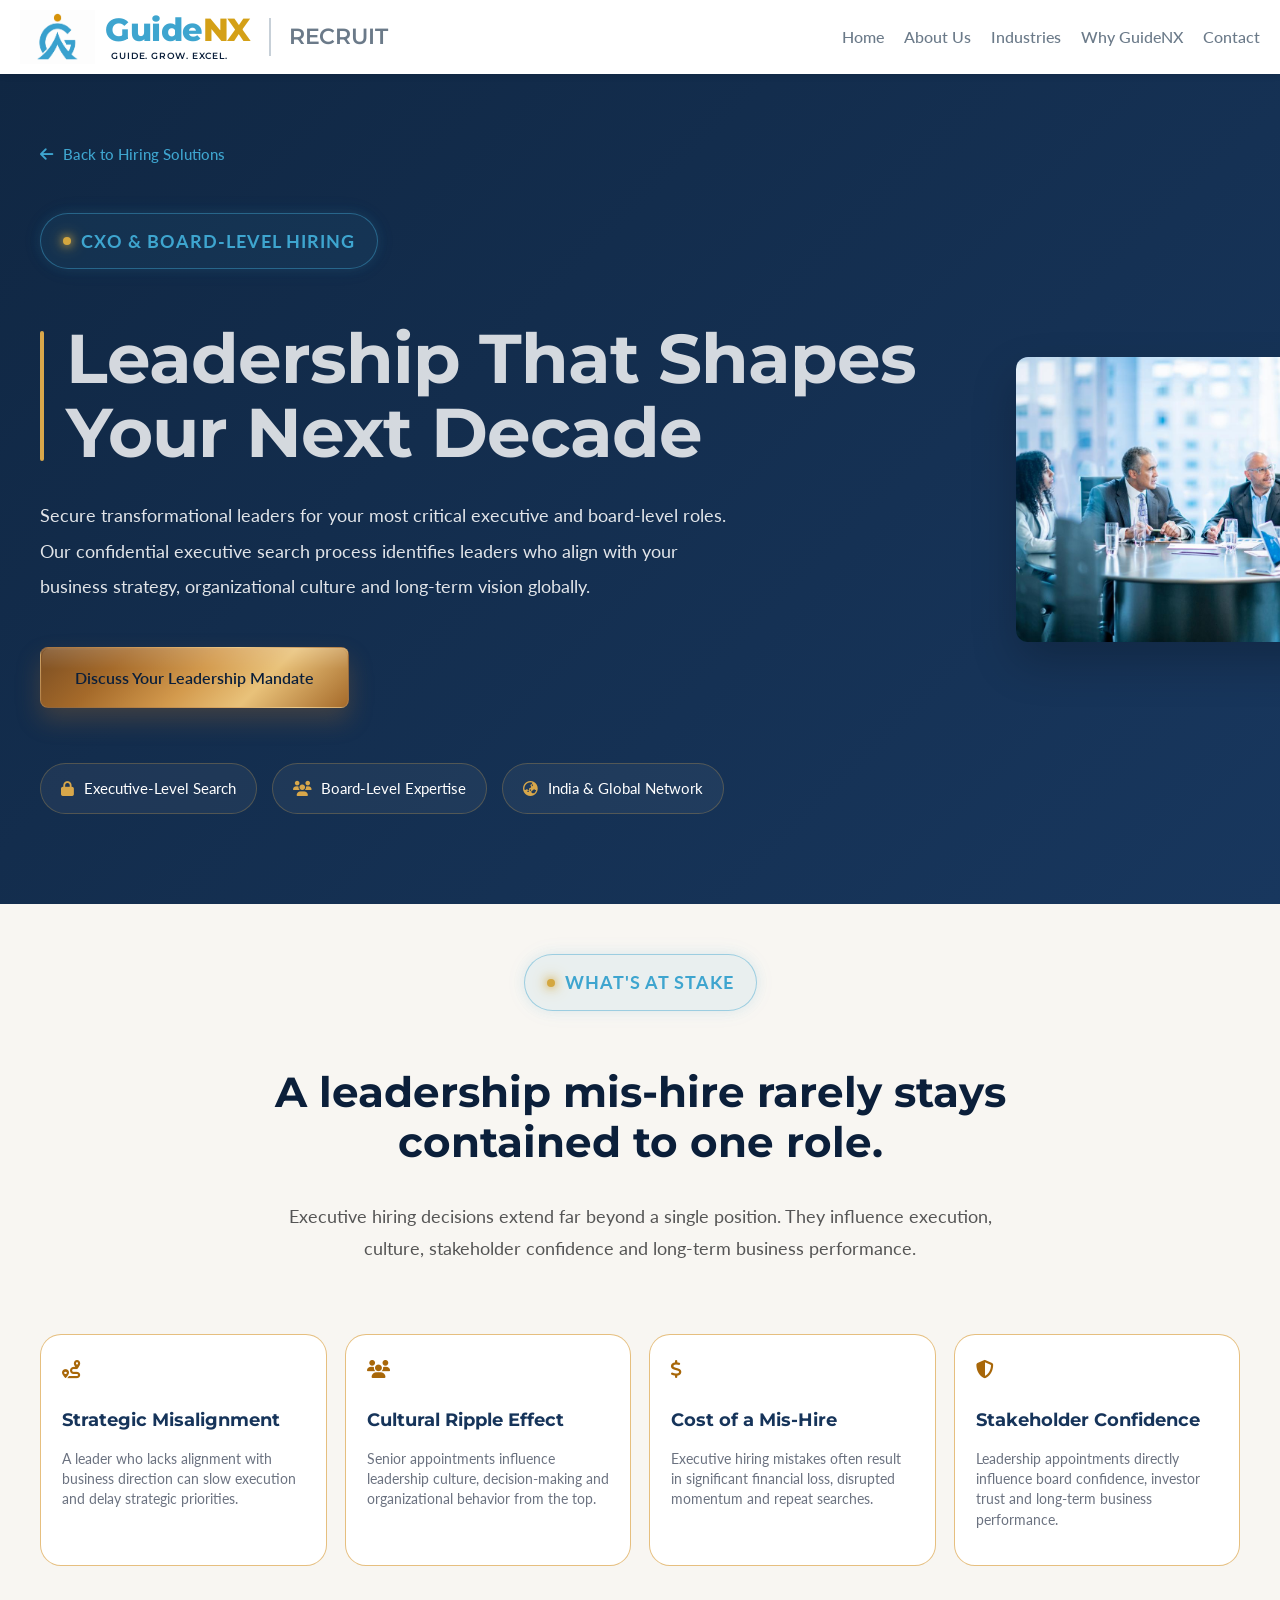
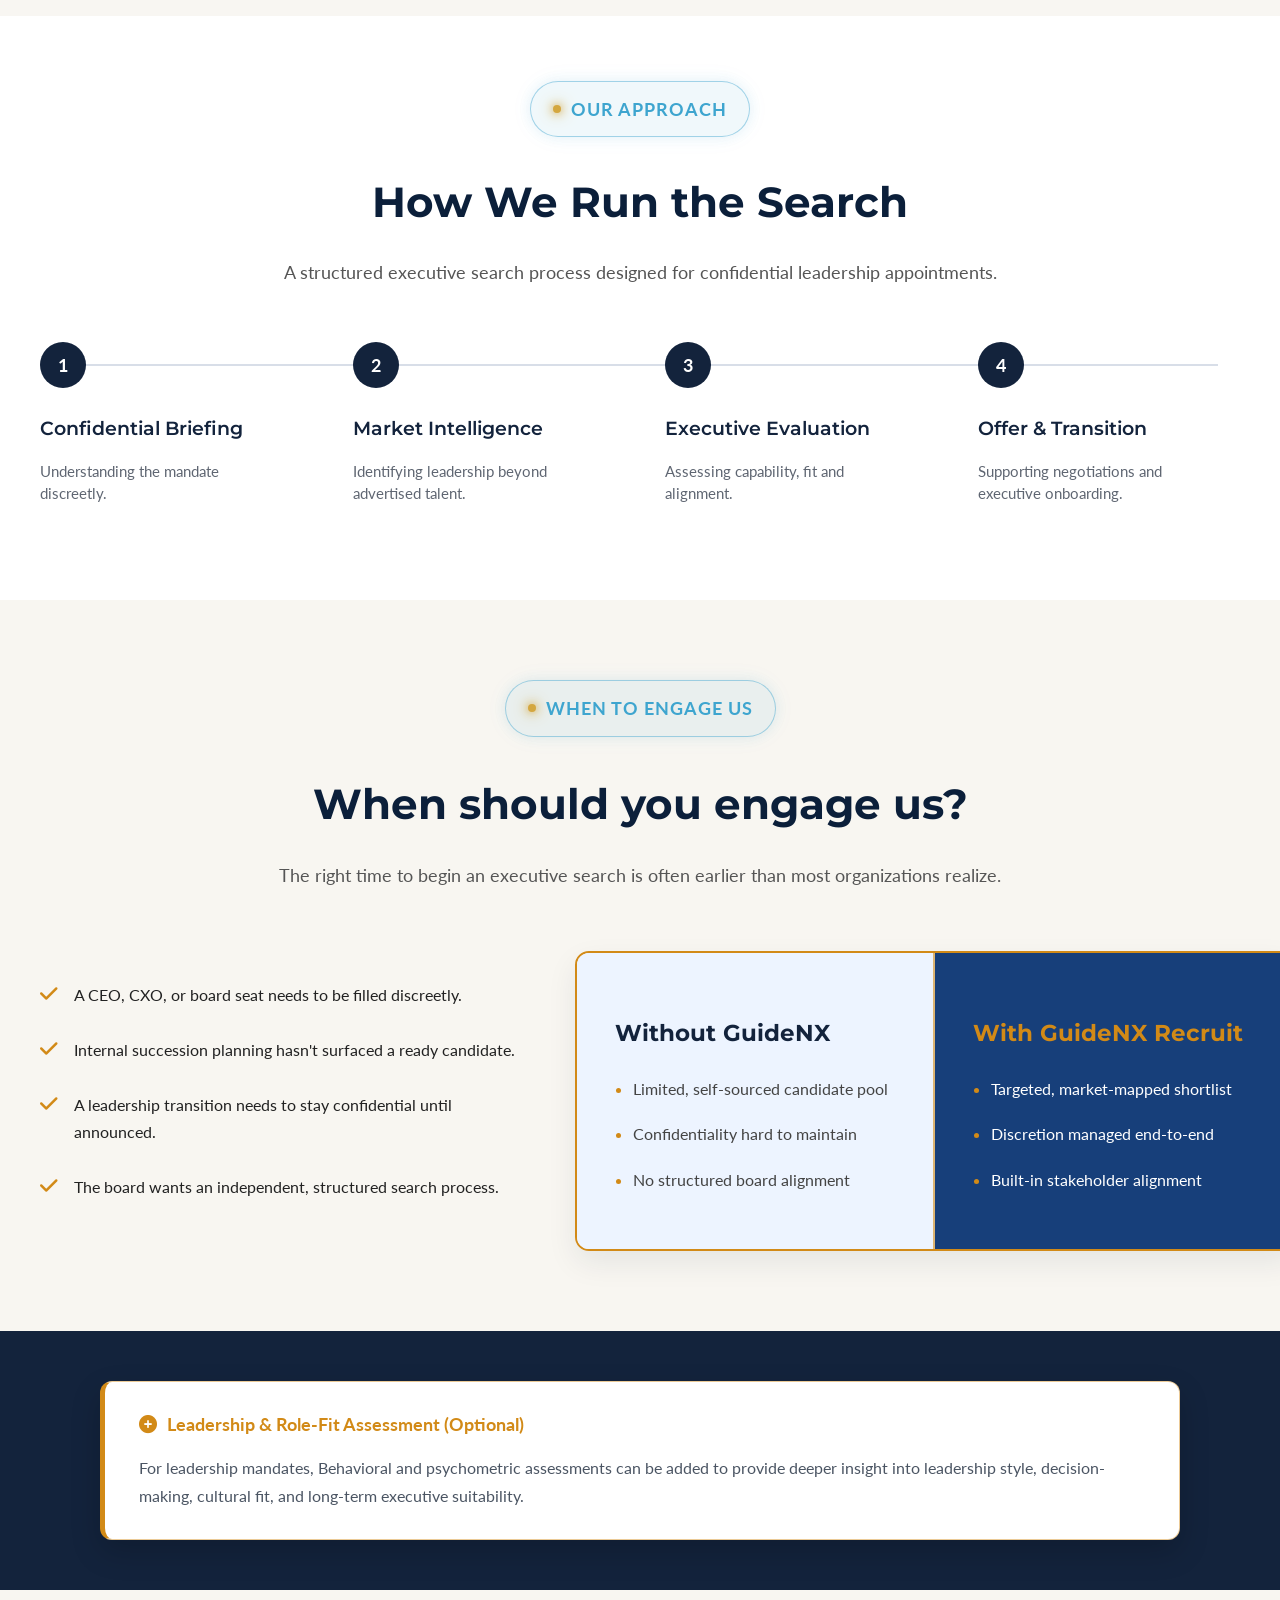
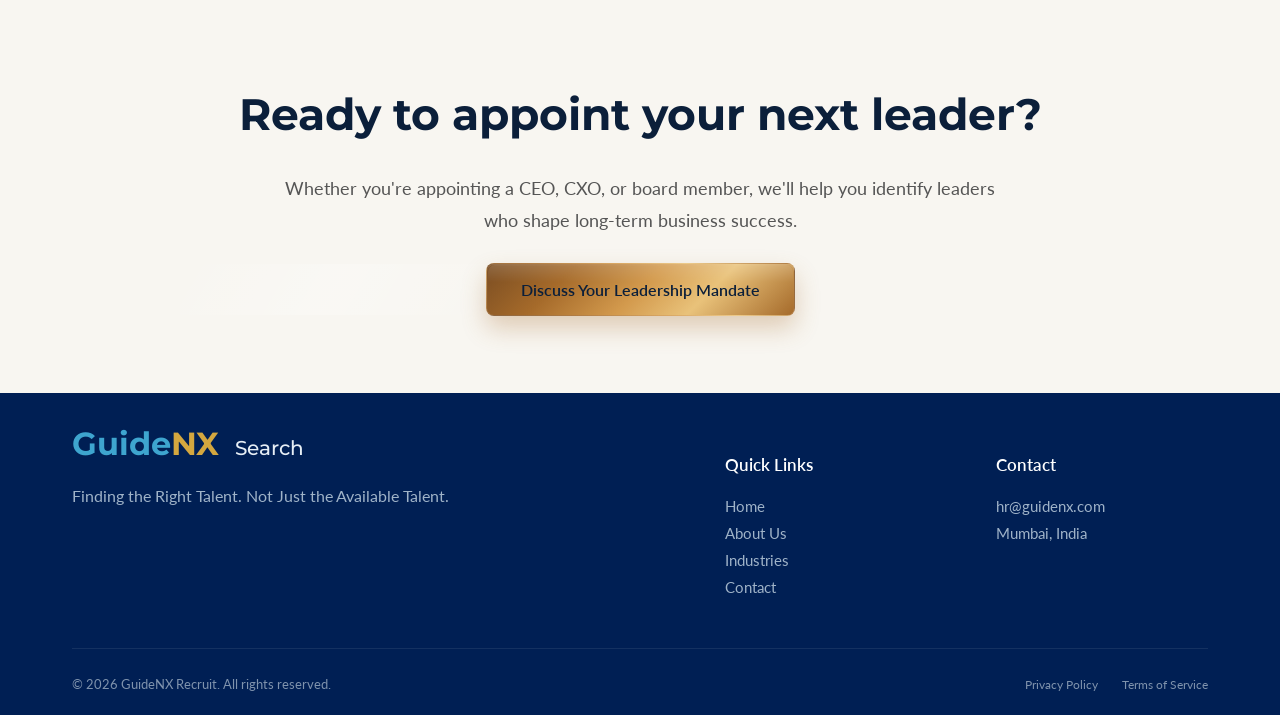
<file: hiring-solutions/cxo-board-hiring.html>
<!DOCTYPE html>
<html lang="en">
<head>

 <!-- Google tag (gtag.js) -->
<script async src="https://www.googletagmanager.com/gtag/js?id=G-WQ9FB2P7YZ"></script>
<script>
  window.dataLayer = window.dataLayer || [];
  function gtag(){dataLayer.push(arguments);}
  gtag('js', new Date());

  gtag('config', 'G-WQ9FB2P7YZ');
</script>

 <script type="text/javascript">
    (function(c,l,a,r,i,t,y){
        c[a]=c[a]||function(){(c[a].q=c[a].q||[]).push(arguments)};
        t=l.createElement(r);t.async=1;t.src="https://www.clarity.ms/tag/"+i;
        y=l.getElementsByTagName(r)[0];y.parentNode.insertBefore(t,y);
    })(window, document, "clarity", "script", "yc0uq0gn9h");
</script>

 <meta property="og:title"
content="CXO & Board Hiring | Executive Search Services | GuideNX Recruit">

<meta property="og:description"
content="Executive search and CXO hiring services for board, C-suite, and senior leadership roles. GuideNX Recruit helps organizations identify transformational leaders across India and global markets.">

<meta property="og:image"
content="https://recruit.guidenx.com/assets/GuideNX-Social-Banner.jpg">

<meta property="og:image:width"
content="1200">

<meta property="og:image:height"
content="630">

<meta property="og:image:alt"
content="GuideNX Recruit | CXO & Board Hiring">

<meta property="og:type"
content="website">

<meta property="og:url"
content="https://recruit.guidenx.com/hiring-solutions/cxo-board-hiring.html">
  

<meta charset="UTF-8" />
<meta name="viewport" content="width=device-width, initial-scale=1.0"/>

<title>CXO & Board Hiring | Executive Search Services | GuideNX Recruit</title>

<meta name="description"
content="Executive search and CXO hiring services for board, C-suite, and senior leadership roles. GuideNX Recruit helps organizations identify transformational leaders across India and global markets.">

<link rel="canonical" href="https://recruit.guidenx.com/hiring-solutions/cxo-board-hiring.html">

  <meta name="twitter:card" content="summary_large_image">

<meta name="twitter:title"
content="CXO & Board Hiring | Executive Search Services | GuideNX Recruit">

<meta name="twitter:description"
content="Executive search and CXO hiring services for board, C-suite, and senior leadership roles. GuideNX Recruit helps organizations identify transformational leaders across India and global markets.">

<meta name="twitter:image"
content="https://recruit.guidenx.com/assets/GuideNX-Social-Banner.jpg">
 
  <!-- Favicon -->
<link rel="icon" type="image/png" sizes="96x96" href="../favicon-96x96.png">
<link rel="icon" type="image/svg+xml" href="../favicon.svg">
<link rel="shortcut icon" href="../favicon.ico">
<link rel="apple-touch-icon" sizes="180x180" href="../apple-touch-icon.png">
<meta name="apple-mobile-web-app-title" content="GuideNX Recruit">
<link rel="manifest" href="../site.webmanifest">
  <meta name="theme-color" content="#0B1F3A">
  

    <!-- ✅ Load Google Fonts -->
  <link href="https://fonts.googleapis.com/css2?family=Lato:wght@300;400;700&family=Montserrat:wght@500;600;700&display=swap" rel="stylesheet">

   <link rel="stylesheet" href="https://cdnjs.cloudflare.com/ajax/libs/font-awesome/6.4.0/css/all.min.css">

  <!-- Global Website Styles -->
<link rel="stylesheet" href="../assets/css/style.css">

<!-- Shared Hiring Solution Styles -->
<link rel="stylesheet" href="../assets/css/hiring-solutions.css">

<!-- CXO & Board Hiring Styles -->
<link rel="stylesheet" href="../assets/css/cxo-board-hiring.css">
  

  <!-- Smooth Scroll -->
  <style>
    html {
      scroll-behavior: smooth;
    }
  </style>

  <script type="application/ld+json">
{
  "@context": "https://schema.org",
  "@type": "Service",
  "name": "CXO & Board Hiring",
  "description": "Executive search services for CXO, board, and senior leadership hiring, helping organizations identify transformational leaders for business-critical roles.",
  "serviceType": "Executive Search Services",
  "provider": {
    "@type": "EmploymentAgency",
    "name": "GuideNX Recruit",
    "url": "https://recruit.guidenx.com/"
  },
  "url": "https://recruit.guidenx.com/hiring-solutions/cxo-board-hiring.html",
  "areaServed": [
    {
      "@type": "Country",
      "name": "India"
    },
    {
      "@type": "Country",
      "name": "United Arab Emirates"
    },
     {
    "@type": "Country",
    "name": "Saudi Arabia"
  },
     {
    "@type": "Country",
    "name": "Qatar"
  },
     {
    "@type": "Country",
    "name": "Bahrain"
  },
      {
    "@type": "Country",
    "name": "Oman"
  },
    {
      "@type": "Place",
      "name": "Global"
    }
  ]
}
</script>

  <script type="application/ld+json">
{
  "@context": "https://schema.org",
  "@type": "BreadcrumbList",
  "itemListElement": [
    {
      "@type": "ListItem",
      "position": 1,
      "name": "Home",
      "item": "https://recruit.guidenx.com/"
    },
    {
      "@type": "ListItem",
      "position": 2,
      "name": "CXO & Board Hiring",
      "item": "https://recruit.guidenx.com/hiring-solutions/cxo-board-hiring.html"
    }
  ]
}
</script>
  
  
 </head>
<body class="page-cxo">
  
 <!-- Header -->
<header>
  <a href="../index.html" class="brand">

  <img
    src="../assets/GuideNX Final Logo.png"
    alt="GuideNX Logo"
    class="logo-img"
  >

  <span class="brand-lockup">

    <span class="brand-main">
      <strong class="brand-guide">Guide</strong><strong class="brand-nx">NX</strong>
    </span>

    <span class="brand-tagline">
      GUIDE.  GROW.  EXCEL.
    </span>

  </span>

  <span class="brand-divider" aria-hidden="true"></span>

  <span class="brand-vertical">
    RECRUIT
  </span>

</a>
      <!-- add this inside header, after your <nav> -->
  <button class="menu-toggle" aria-label="Open menu" aria-expanded="false">☰</button>

  <nav>
    <ul>
      <li><a href="../index.html" >Home</a></li>
      <li><a href="../about.html">About Us</a></li>
      <li><a href="../index.html#industries">Industries</a></li>
      <li><a href="../index.html#why-us">Why GuideNX</a></li>
      <li><a href="../index.html#contact">Contact</a></li>
    </ul>
  </nav>
</header>
  

  <!-- ✅ Add the mobile nav block right AFTER the header -->
  <nav class="mobile-nav" aria-hidden="true">
    <ul>
      <li><a href="../index.html">Home</a></li>
      <li><a href="../about.html">About Us</a></li>
      <li><a href="../index.html#industries">Industries</a></li>
      <li><a href="../index.html#why-us">Why GuideNX</a></li>
      <li><a href="../index.html#contact">Contact</a></li>
    </ul>
  </nav>


<!-- ==========================================================
     HIRING SOLUTIONS HERO
========================================================== -->

<section class="hs-hero">

    <div class="container">

        <!-- Back Link -->

        <a href="../index.html#hiring-solutions" class="hs-back-link">

            <i class="fas fa-arrow-left"></i>

            <span>Back to Hiring Solutions</span>

        </a>

        <div class="hs-hero-wrapper">

            <!-- ===========================================
                 LEFT CONTENT
            ============================================ -->

            <div class="hs-content">

                <div class="hs-tag section-eyebrow">

    <span class="eyebrow-dot"></span>
                  <span class="eyebrow-text">
                  
                    CXO &amp; BOARD-LEVEL HIRING
                  </span>
                  
                </div>

                <div class="hs-title-block">

                    <span class="hs-title-line"></span>

                    <div>

                        <h1 class="hs-title">
                            Leadership That Shapes <br class="hero-break">
                            Your Next Decade
                        </h1>

                    </div>

                </div>

                <p class="hs-description">

                    Secure transformational leaders for your most critical executive and board-level roles. Our confidential executive search process identifies leaders who align with your business strategy, organizational culture and long-term vision globally.

                </p>

                <div class="hs-actions">

                    <a href="../index.html#contact" class="btn-primary hs-btn">

                        Discuss Your Leadership Mandate

                    </a>

                </div>

                <div class="hs-highlights">

                    <div class="hs-pill">

                        <i class="fas fa-lock"></i>

                        <span>Executive-Level Search</span>

                    </div>

                    <div class="hs-pill">

                        <i class="fas fa-users"></i>

                        <span>Board-Level Expertise</span>

                    </div>

                    <div class="hs-pill">

                        <i class="fas fa-globe-asia"></i>

                        <span>India &amp; Global Network</span>

                    </div>

                </div>

            </div>

          <!-- ===========================================
                 HERO IMAGE
            ============================================ -->

            <div class="hs-image-wrapper">

                <div class="hs-image">

                    <img
                        src="../assets/images/hiring-solutions/cxo-board-hero.jfif"
                        alt="CXO & Board Hiring">

                </div>

            </div>

                    </div>
  
    </div>

</section>


  <!-- ==========================================================
     WHAT'S AT STAKE
========================================================== -->

<section class="stake-section">

    <div class="container">

        <div class="stake-header">

            <div class="section-eyebrow">

                <span class="eyebrow-dot"></span>

                WHAT'S AT STAKE

            </div>

            <h2 class="stake-title">

                A leadership mis-hire rarely stays
                contained to one role.

            </h2>

            <p class="stake-intro">

                Executive hiring decisions extend far beyond a single position. They influence execution, culture, stakeholder confidence and long-term business performance.

            </p>

        </div>

        <div class="stake-grid">

            <!-- Card 1 -->

            <article class="stake-card">

                <div class="stake-icon"> 
                  <i class="fas fa-route"></i>
                </div>
              

                <h3>Strategic Misalignment</h3>

                <p>

                    A leader who lacks alignment with business direction can slow execution and delay strategic priorities.

                </p>

            </article>

            <!-- Card 2 -->

            <article class="stake-card">

                <div class="stake-icon">
                  <i class="fas fa-users"></i>
                                  </div>

                <h3>Cultural Ripple Effect</h3>

                <p>

                    Senior appointments influence leadership culture, decision-making and organizational behavior from the top.

                </p>

            </article>

            <!-- Card 3 -->

            <article class="stake-card">

                <div class="stake-icon">
                  <i class="fas fa-dollar-sign"></i>
                </div>

                <h3>Cost of a Mis-Hire</h3>

                <p>

                    Executive hiring mistakes often result in significant financial loss, disrupted momentum and repeat searches.

                </p>

            </article>

            <!-- Card 4 -->

            <article class="stake-card">

                <div class="stake-icon">
                   <i class="fas fa-shield-halved"></i>
                </div>

                <h3>Stakeholder Confidence</h3>

                <p>

Leadership appointments directly influence board confidence, investor trust and long-term business performance.

                </p>

            </article>

        </div>

    </div>

</section>


  <!-- ===========================
     HOW WE RUN THE SEARCH
=========================== -->

<section class="search-process">
    <div class="container">

        <div class="section-heading center">

            <span class="section-eyebrow">
                <span class="eyebrow-dot"></span>
                OUR APPROACH
            </span>

            <h2>How We Run the Search</h2>

            <p>
                A structured executive search process designed for confidential
                leadership appointments.
            </p>

        </div>

        <div class="process-timeline">

            <div class="process-line"></div>

            <div class="process-step">

                <div class="step-number">1</div>

                <h3>Confidential Briefing</h3>

                <p>Understanding the mandate discreetly.</p>

            </div>

            <div class="process-step">

                <div class="step-number">2</div>

                <h3>Market Intelligence</h3>

                <p>Identifying leadership beyond advertised talent.</p>

            </div>

            <div class="process-step">

                <div class="step-number">3</div>

                <h3>Executive Evaluation</h3>

                <p>Assessing capability, fit and alignment.</p>

            </div>

            <div class="process-step">

                <div class="step-number">4</div>

                <h3>Offer & Transition</h3>

                <p>Supporting negotiations and executive onboarding.</p>

            </div>

        </div>

    </div>
</section>



  <!-- ===========================================
     WHEN TO ENGAGE US - VERSION 2
=========================================== -->

<section class="engage-v2">

    <div class="container">

        <div class="engage-v2-header">

            <span class="section-eyebrow">
                <span class="eyebrow-dot"></span>
                WHEN TO ENGAGE US
            </span>

            <h2>When should you engage us?</h2>

            <p>
                The right time to begin an executive search is often earlier than
                most organizations realize.
            </p>

        </div>

        <div class="engage-v2-content">

            <!-- LEFT -->

            <div class="engage-v2-list">

                <div class="engage-v2-item">
                    <i class="fas fa-check"></i>
                    <span>A CEO, CXO, or board seat needs to be filled discreetly.</span>
                </div>

                <div class="engage-v2-item">
                    <i class="fas fa-check"></i>
                    <span>Internal succession planning hasn't surfaced a ready candidate.</span>
                </div>

                <div class="engage-v2-item">
                    <i class="fas fa-check"></i>
                    <span>A leadership transition needs to stay confidential until announced.</span>
                </div>

                <div class="engage-v2-item">
                    <i class="fas fa-check"></i>
                    <span>The board wants an independent, structured search process.</span>
                </div>

            </div>

            <!-- RIGHT -->

            <div class="engage-v2-table">

                <div class="compare-column">

                    <h3>Without GuideNX </h3>

                    <ul>

                        <li>Limited, self-sourced candidate pool</li>

                        <li>Confidentiality hard to maintain</li>

                        <li>No structured board alignment</li>

                    </ul>

                </div>

                <div class="compare-column with">

                    <h3>With GuideNX Recruit</h3>

                    <ul>

                        <li>Targeted, market-mapped shortlist</li>

                        <li>Discretion managed end-to-end</li>

                        <li>Built-in stakeholder alignment</li>

                    </ul>

                </div>

            </div>

        </div>

    </div>

</section>

  <!-- ===========================
     OPTIONAL ADD-ON
=========================== -->

<section class="optional-addon">

    <div class="container">

        <div class="addon-box">

            <div class="addon-badge">

                <i class="fas fa-plus-circle"></i>

                <span>Leadership & Role-Fit Assessment (Optional)</span>

            </div>

            <p>

                For leadership mandates, Behavioral and psychometric assessments can be added to provide deeper insight into leadership style, decision-making, cultural fit, and long-term executive suitability.

            </p>

        </div>

    </div>

</section>


  <!-- ===========================
     FINAL CTA
=========================== -->

<section class="solution-cta">

    <div class="container">

        <h2>Ready to appoint your next leader?</h2>

        <p>

            Whether you're appointing a CEO, CXO, or board member,
            we'll help you identify leaders who shape long-term business success.

        </p>

        <a href="../index.html#contact" class="btn-primary">

            Discuss Your Leadership Mandate

        </a>

    </div>

</section>

  
<!-- ==========================================================
     FOOTER
========================================================== -->

 <footer class="footer">

    <div class="container">

        <div class="footer-content">

            <!-- Left -->
            <div class="footer-brand">

              <h3>
                    <span class="footer-guide">Guide</span><span class="footer-nx">NX</span>
                    <span class="footer-search">Search</span>
                </h3>

                <p>
                    Finding the Right Talent. Not Just the Available Talent.
                </p>

              
                       
                <div class="footer-social">
                      <!-- Add GuideNX LinkedIn URL once the company page is created -->
                    <!--
                    <a href="YOUR_GUIDENX_LINKEDIN_URL"
                       target="_blank"
                       rel="noopener noreferrer"
                       aria-label="LinkedIn">
                        <i class="fab fa-linkedin-in"></i>
                    </a>
                    -->
                    
                                  </div>
            </div>

            <!-- Center -->
            <div class="footer-links">
                <h4>Quick Links</h4>

                <ul>
                    <li><a href="../index.html">Home</a></li>
                    <li><a href="../about.html">About Us</a></li>
                    <li><a href="../index.html#industries">Industries</a></li>
                    <li><a href="../index.html#contact">Contact</a></li>
                </ul>
            </div>

            <!-- Right -->
           <div class="footer-contact">
    <h4>Contact</h4>

    <ul>
        <li>
            <a href="mailto:hr@guidenx.com">
                hr@guidenx.com
            </a>
        </li>

        <li>
           <span>Mumbai, India</span>
            </a>
        </li>
    </ul>
</div>

        </div>

        <!-- Bottom Footer -->
        <div class="footer-bottom">

            <p>© 2026 GuideNX Recruit. All rights reserved.</p>

            <div class="footer-bottom-links">
                <a href="#">Privacy Policy</a>
                <a href="#">Terms of Service</a>
            </div>

        </div>

    </div>

</footer>

  <script src="../script.js"></script>

</body>
</html>
</file>
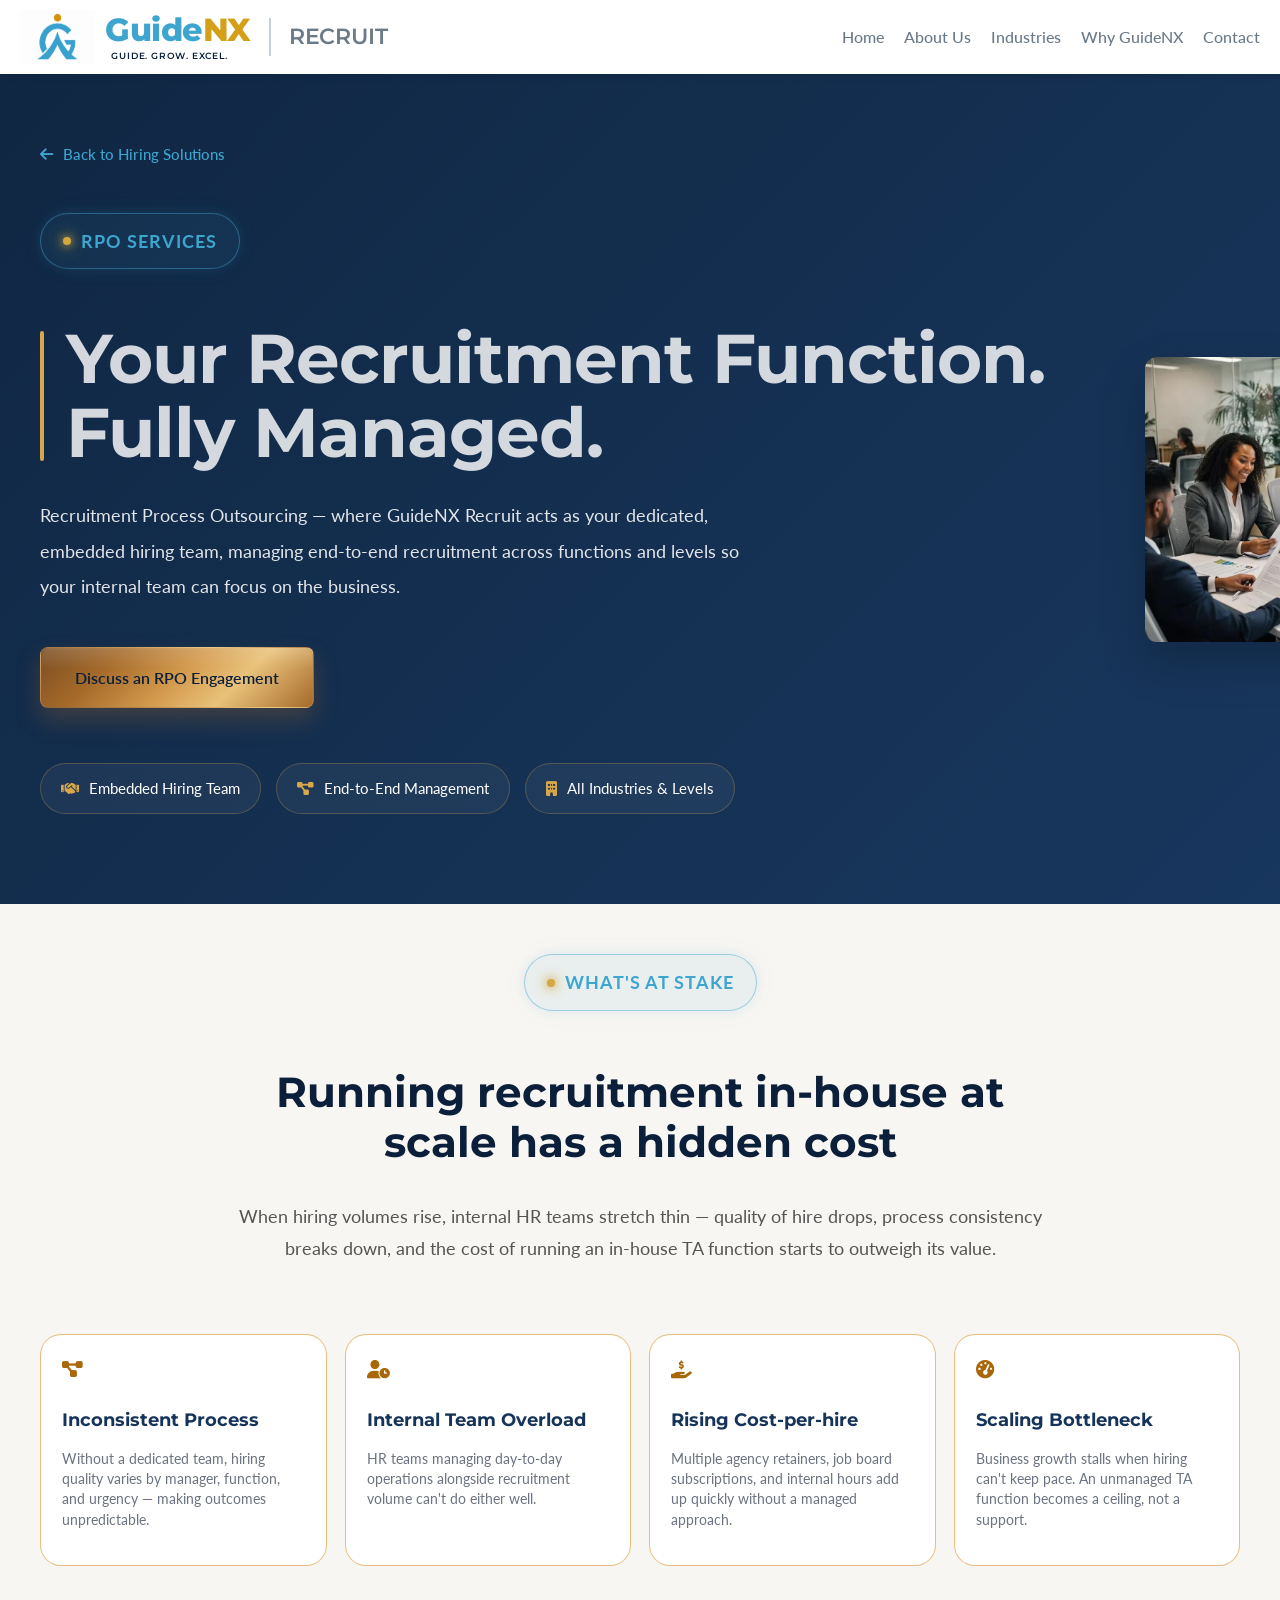
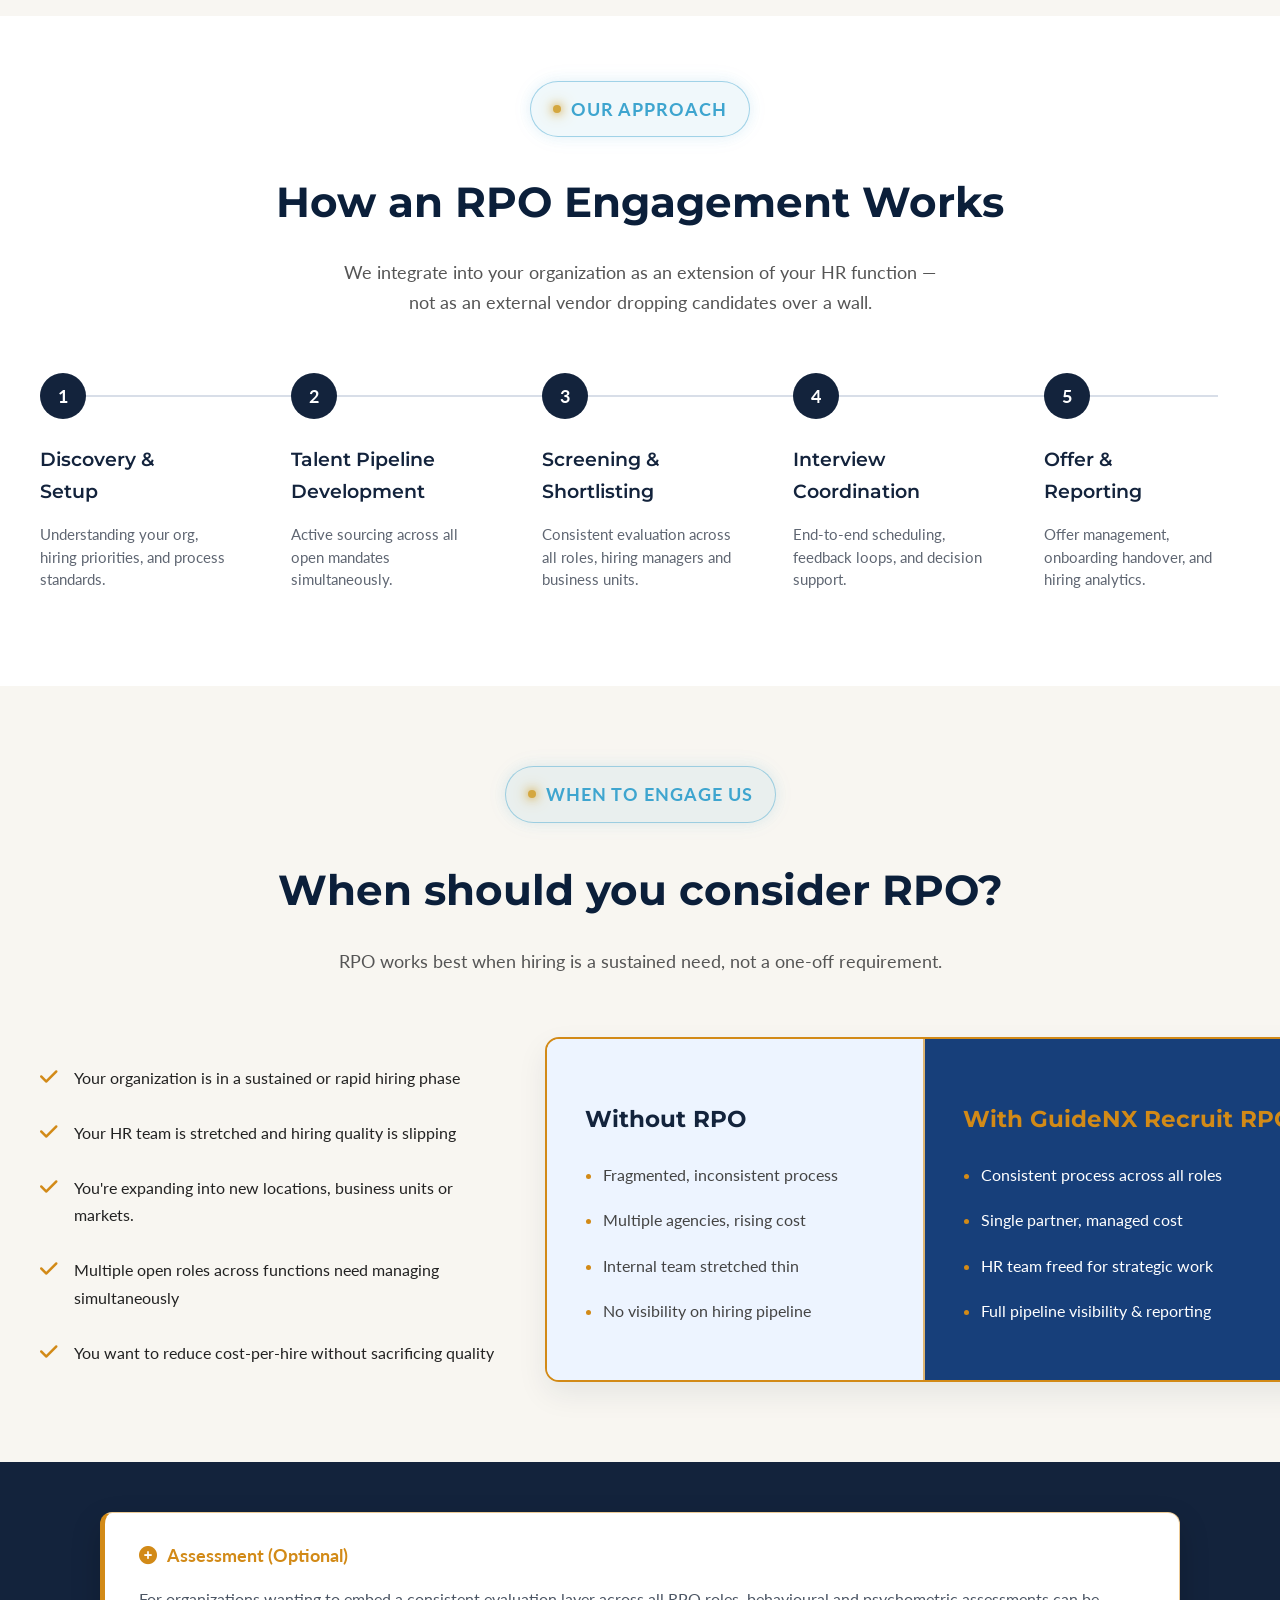
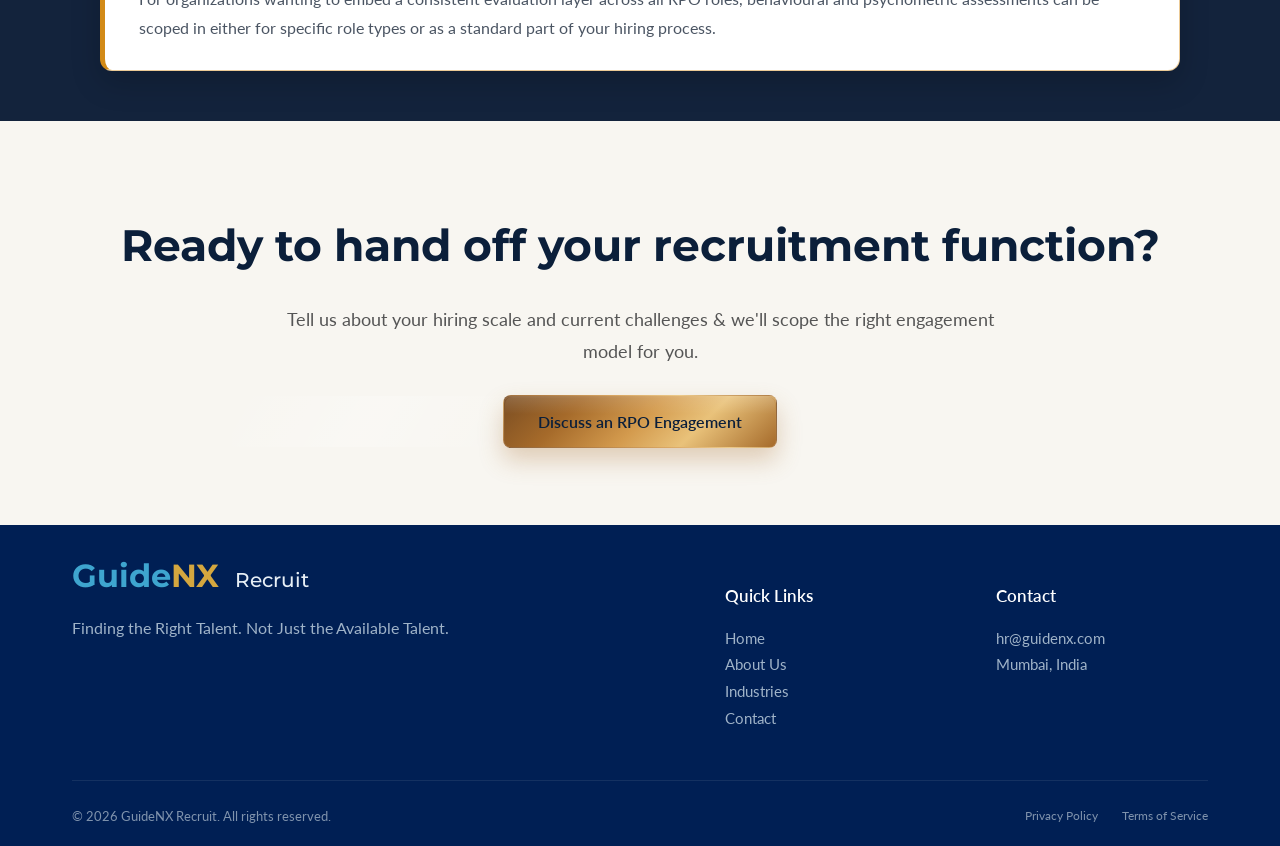
<file: hiring-solutions/rpo-services.html>
<!DOCTYPE html>
<html lang="en">
<head>

  <!-- Google tag (gtag.js) -->
<script async src="https://www.googletagmanager.com/gtag/js?id=G-WQ9FB2P7YZ"></script>
<script>
  window.dataLayer = window.dataLayer || [];
  function gtag(){dataLayer.push(arguments);}
  gtag('js', new Date());

  gtag('config', 'G-WQ9FB2P7YZ');
</script>

<script type="text/javascript">
    (function(c,l,a,r,i,t,y){
        c[a]=c[a]||function(){(c[a].q=c[a].q||[]).push(arguments)};
        t=l.createElement(r);t.async=1;t.src="https://www.clarity.ms/tag/"+i;
        y=l.getElementsByTagName(r)[0];y.parentNode.insertBefore(t,y);
    })(window, document, "clarity", "script", "yc0uq0gn9h");
</script>
  
<meta property="og:title"
content="RPO Services | Recruitment Process Outsourcing | GuideNX Recruit">

<meta property="og:description"
content="Recruitment Process Outsourcing (RPO) services that help organizations scale hiring efficiently. GuideNX Recruit provides flexible, strategic recruitment solutions across India and global markets.">

<meta property="og:image"
content="https://recruit.guidenx.com/assets/GuideNX-Social-Banner.jpg">

<meta property="og:image:width" content="1200">

<meta property="og:image:height" content="630">

<meta property="og:image:alt"
content="GuideNX Search | Recruitment Process Outsourcing (RPO) Services">

<meta property="og:type"
content="website">

<meta property="og:url"
content="https://recruit.guidenx.com/hiring-solutions/rpo-services.html">

<meta charset="UTF-8" />
<meta name="viewport" content="width=device-width, initial-scale=1.0"/>

<title>RPO Services | Recruitment Process Outsourcing | GuideNX Recruit</title>

<meta name="description"
content="Recruitment Process Outsourcing (RPO) services that help organizations scale hiring efficiently. GuideNX Recruit provides flexible, strategic recruitment solutions across India and global markets.">

  <meta name="twitter:card" content="summary_large_image">

<meta name="twitter:title"
content="RPO Services | Recruitment Process Outsourcing | GuideNX Search">

<meta name="twitter:description"
content="Recruitment Process Outsourcing (RPO) services that help organizations scale hiring efficiently. GuideNX Search provides flexible, strategic recruitment solutions across India and global markets.">

<meta name="twitter:image"
content="https://recruit.guidenx.com/assets/GuideNX-Social-Banner.jpg">

  
<link rel="canonical" href="https://recruit.guidenx.com/hiring-solutions/rpo-services.html">
  
  <!-- Favicon -->
<link rel="icon" type="image/png" sizes="96x96" href="../favicon-96x96.png">
<link rel="icon" type="image/svg+xml" href="../favicon.svg">
<link rel="shortcut icon" href="../favicon.ico">
<link rel="apple-touch-icon" sizes="180x180" href="../apple-touch-icon.png">
<meta name="apple-mobile-web-app-title" content="GuideNX Recruit">
<link rel="manifest" href="../site.webmanifest">
  <meta name="theme-color" content="#0B1F3A">
  

    <!-- ✅ Load Google Fonts -->
  <link href="https://fonts.googleapis.com/css2?family=Lato:wght@300;400;700&family=Montserrat:wght@500;600;700&display=swap" rel="stylesheet">

   <link rel="stylesheet" href="https://cdnjs.cloudflare.com/ajax/libs/font-awesome/6.4.0/css/all.min.css">

  <!-- Global Website Styles -->
<link rel="stylesheet" href="../assets/css/style.css">

<!-- Shared Hiring Solution Styles -->
<link rel="stylesheet" href="../assets/css/hiring-solutions.css">

<!-- RPO Hiring Styles -->
<link rel="stylesheet" href="../assets/css/rpo-services.css">
  

  <!-- Smooth Scroll -->
  <style>
    html {
      scroll-behavior: smooth;
    }
  </style>

  <script type="application/ld+json">
{
  "@context": "https://schema.org",
  "@type": "Service",
  "name": "Recruitment Process Outsourcing (RPO)",
  "description": "Recruitment Process Outsourcing (RPO) services helping organizations manage and scale their hiring through a strategic recruitment partnership.",
  "serviceType": "Recruitment Process Outsourcing Services",
  "provider": {
    "@type": "EmploymentAgency",
    "name": "GuideNX Search",
    "url": "https://recruit.guidenx.com/"
  },
  "url": "https://recruit.guidenx.com/hiring-solutions/rpo-services.html",
  "areaServed": [
    {
      "@type": "Country",
      "name": "India"
    },
    {
      "@type": "Country",
      "name": "United Arab Emirates"
    },
     {
    "@type": "Country",
    "name": "Saudi Arabia"
  },
     {
    "@type": "Country",
    "name": "Qatar"
  },
     {
    "@type": "Country",
    "name": "Bahrain"
  },
      {
    "@type": "Country",
    "name": "Oman"
  },
    {
      "@type": "Place",
      "name": "Global"
    }
  ]
}
</script>

  <script type="application/ld+json">
{
  "@context": "https://schema.org",
  "@type": "BreadcrumbList",
  "itemListElement": [
    {
      "@type": "ListItem",
      "position": 1,
      "name": "Home",
      "item": "https://recruit.guidenx.com/"
    },
    {
      "@type": "ListItem",
      "position": 2,
      "name": "RPO Services",
      "item": "https://recruit.guidenx.com/hiring-solutions/rpo-services.html"
    }
  ]
}
</script>

 </head>
<body class="page-rpo">
  
  <!-- Header -->
<header>
  <a href="../index.html" class="brand">

  <img
    src="../assets/GuideNX Final Logo.png"
    alt="GuideNX Logo"
    class="logo-img"
  >

  <span class="brand-lockup">

    <span class="brand-main">
      <strong class="brand-guide">Guide</strong><strong class="brand-nx">NX</strong>
    </span>

    <span class="brand-tagline">
      GUIDE.  GROW.  EXCEL.
    </span>

  </span>

  <span class="brand-divider" aria-hidden="true"></span>

  <span class="brand-vertical">
    RECRUIT
  </span>

</a>
      <!-- add this inside header, after your <nav> -->
  <button class="menu-toggle" aria-label="Open menu" aria-expanded="false">☰</button>

  <nav>
    <ul>
      <li><a href="../index.html" >Home</a></li>
      <li><a href="../about.html">About Us</a></li>
      <li><a href="../index.html#industries">Industries</a></li>
      <li><a href="../index.html#why-us">Why GuideNX</a></li>
      <li><a href="../index.html#contact">Contact</a></li>
    </ul>
  </nav>
</header>
  

  <!-- ✅ Add the mobile nav block right AFTER the header -->
  <nav class="mobile-nav" aria-hidden="true">
    <ul>
      <li><a href="../index.html">Home</a></li>
      <li><a href="../about.html">About Us</a></li>
      <li><a href="../index.html#industries">Industries</a></li>
      <li><a href="../index.html#why-us">Why GuideNX</a></li>
      <li><a href="../index.html#contact">Contact</a></li>
    </ul>
  </nav>


<!-- ==========================================================
     HIRING SOLUTIONS HERO
========================================================== -->

<section class="hs-hero">

    <div class="container">

        <!-- Back Link -->

        <a href="../index.html#hiring-solutions" class="hs-back-link">

            <i class="fas fa-arrow-left"></i>

            <span>Back to Hiring Solutions</span>

        </a>

        <div class="hs-hero-wrapper">

            <!-- ===========================================
                 LEFT CONTENT
            ============================================ -->

            <div class="hs-content">

                <div class="hs-tag section-eyebrow">

    <span class="eyebrow-dot"></span>
                  <span class="eyebrow-text">
                  
                    RPO SERVICES
                  </span>
                  
                </div>

                <div class="hs-title-block">

                    <span class="hs-title-line"></span>

                    <div>

                        <h1 class="hs-title">
                            Your Recruitment Function.<br>
                            Fully Managed.
                        </h1>

                    </div>

                </div>

                <p class="hs-description">

                    Recruitment Process Outsourcing — where GuideNX Recruit acts as your dedicated, embedded hiring team, managing end-to-end recruitment across functions and levels so your internal team can focus on the business.

                </p>

                <div class="hs-actions">

                    <a href="../index.html#contact" class="btn-primary hs-btn">

                        Discuss an RPO Engagement

                    </a>

                </div>

                <div class="hs-highlights">

                    <div class="hs-pill">

                        <i class="fas fa-solid fa-handshake"></i>

                        <span>Embedded Hiring Team</span>

                    </div>

                    <div class="hs-pill">

                        <i class="fas fa-solid fa-diagram-project"></i>

                        <span>End-to-End Management</span>

                    </div>

                    <div class="hs-pill">

                        <i class="fas fa-solid fa-building"></i>

                        <span>All Industries & Levels</span>

                    </div>

                </div>

            </div>

          <!-- ===========================================
                 HERO IMAGE
            ============================================ -->

            <div class="hs-image-wrapper">

                <div class="hs-image">

                    <img
                        src="../assets/images/hiring-solutions/rpo-services-hero.jfif"
                        alt="RPO Services">

                </div>

            </div>

                    </div>
  
    </div>

</section>


  <!-- ==========================================================
     WHAT'S AT STAKE
========================================================== -->

<section class="stake-section">

    <div class="container">

        <div class="stake-header">

            <div class="section-eyebrow">

                <span class="eyebrow-dot"></span>

                WHAT'S AT STAKE

            </div>

            <h2 class="stake-title">

                Running recruitment in-house at scale has a hidden cost


            </h2>

            <p class="stake-intro">

When hiring volumes rise, internal HR teams stretch thin — quality of hire drops, process consistency breaks down, and the cost of running an in-house TA function starts to outweigh its value.


            </p>

        </div>

        <div class="stake-grid">

            <!-- Card 1 -->

            <article class="stake-card">

                <div class="stake-icon"> 
                  <i class="fas fa-diagram-project"></i>
                </div>
              

                <h3>Inconsistent Process</h3>

                <p>

                   Without a dedicated team, hiring quality varies by manager, function, and urgency — making outcomes unpredictable.

                </p>

            </article>

            <!-- Card 2 -->

            <article class="stake-card">

                <div class="stake-icon">
                  <i class="fas fa-user-clock"></i>
                </div>

                <h3>Internal Team Overload</h3>

                <p>

                    HR teams managing day-to-day operations alongside recruitment volume can't do either well.

                </p>

            </article>

            <!-- Card 3 -->

            <article class="stake-card">

                <div class="stake-icon">
                  <i class="fas fa-hand-holding-dollar"></i>
                </div>

                <h3>Rising Cost-per-hire</h3>

                <p>

Multiple agency retainers, job board subscriptions, and internal hours add up quickly without a managed approach.
                </p>

            </article>

            <!-- Card 4 -->

            <article class="stake-card">

                <div class="stake-icon">
                   <i class="fas fa-gauge-high"></i>
                </div>

                <h3>Scaling Bottleneck</h3>

                <p>

Business growth stalls when hiring can't keep pace. An unmanaged TA function becomes a ceiling, not a support.
                </p>

            </article>

        </div>

    </div>

</section>


  <!-- ===========================
     HOW WE RUN THE SEARCH
=========================== -->

<section class="search-process">
    <div class="container">

        <div class="section-heading center">

            <span class="section-eyebrow">
                <span class="eyebrow-dot"></span>
                OUR APPROACH
            </span>

            <h2>How an RPO Engagement Works</h2>

            <p>
               We integrate into your organization as an extension of your HR function — not as an external vendor dropping candidates over a wall.

            </p>

        </div>

        <div class="process-timeline">

            <div class="process-line"></div>

            <div class="process-step">

                <div class="step-number">1</div>

                <h3>Discovery & <br>Setup</h3>

                <p>Understanding your org, hiring priorities, and process standards.</p>

            </div>

            <div class="process-step">

                <div class="step-number">2</div>

                <h3>Talent Pipeline <br> Development</h3>

                <p>Active sourcing across all open mandates simultaneously.</p>

            </div>

            <div class="process-step">

                <div class="step-number">3</div>

                <h3>Screening & <br> Shortlisting</h3>

                <p>Consistent evaluation across all roles, hiring managers and business units.</p>

            </div>

            <div class="process-step">

                <div class="step-number">4</div>

                <h3>Interview <br> Coordination</h3>

                <p>End-to-end scheduling, feedback loops, and decision support.</p>

            </div>

             <div class="process-step">

                <div class="step-number">5</div>

                <h3>Offer & <br> Reporting</h3>

                <p>Offer management, onboarding handover, and hiring analytics.</p>

            </div>

        </div>

    </div>
</section>



  <!-- ===========================================
     WHEN TO ENGAGE US - VERSION 2
=========================================== -->

<section class="engage-v2">

    <div class="container">

        <div class="engage-v2-header">

            <span class="section-eyebrow">
                <span class="eyebrow-dot"></span>
                WHEN TO ENGAGE US
            </span>

            <h2>When should you consider RPO?</h2>

            <p>
                RPO works best when hiring is a sustained need, not a one-off requirement.
            </p>

        </div>

        <div class="engage-v2-content">

            <!-- LEFT -->

            <div class="engage-v2-list">

                <div class="engage-v2-item">
                    <i class="fas fa-check"></i>
                    <span>Your organization is in a sustained or rapid hiring phase</span>
                </div>

                <div class="engage-v2-item">
                    <i class="fas fa-check"></i>
                    <span>Your HR team is stretched and hiring quality is slipping</span>
                </div>

                <div class="engage-v2-item">
                    <i class="fas fa-check"></i>
                    <span>You're expanding into new locations, business units or markets.</span>
                </div>

                <div class="engage-v2-item">
                    <i class="fas fa-check"></i>
                    <span>Multiple open roles across functions need managing simultaneously</span>
                </div>

              <div class="engage-v2-item">
                    <i class="fas fa-check"></i>
                    <span>You want to reduce cost-per-hire without sacrificing quality</span>
                </div>

            </div>

            <!-- RIGHT -->

            <div class="engage-v2-table">

                <div class="compare-column">

                    <h3>Without RPO</h3>

                    <ul>

                        <li>Fragmented, inconsistent process</li>

                        <li>Multiple agencies, rising cost</li>

                        <li>Internal team stretched thin</li>

                       <li>No visibility on hiring pipeline</li>

                    </ul>

                </div>

                <div class="compare-column with">

                    <h3>With GuideNX Recruit RPO</h3>

                    <ul>

                        <li>Consistent process across all roles</li>

                        <li>Single partner, managed cost</li>

                        <li>HR team freed for strategic work</li>

                      <li>Full pipeline visibility & reporting</li>

                    </ul>

                </div>

            </div>

        </div>

    </div>

</section>

  <!-- ===========================
     OPTIONAL ADD-ON
=========================== -->

<section class="optional-addon">

    <div class="container">

        <div class="addon-box">

            <div class="addon-badge">

                <i class="fas fa-plus-circle"></i>

                <span>Assessment (Optional)</span>

            </div>

            <p>

For organizations wanting to embed a consistent evaluation layer across all RPO roles, behavioural and psychometric assessments can be scoped in either for specific role types or as a standard part of your hiring process.
            </p>

        </div>

    </div>

</section>


  <!-- ===========================
     FINAL CTA
=========================== -->

<section class="solution-cta">

    <div class="container">

        <h2>Ready to hand off your recruitment function?</h2>

        <p>

            Tell us about your hiring scale and current challenges & we'll scope the right engagement model for you.

        </p>

        <a href="../index.html#contact" class="btn-primary">

            Discuss an RPO Engagement

        </a>

    </div>

</section>

  

<!-- ==========================================================
     FOOTER
========================================================== -->

 <footer class="footer">

    <div class="container">

        <div class="footer-content">

            <!-- Left -->
            <div class="footer-brand">

              <h3>
                    <span class="footer-guide">Guide</span><span class="footer-nx">NX</span>
                    <span class="footer-search">Recruit</span>
                </h3>

                <p>
                    Finding the Right Talent. Not Just the Available Talent.
                </p>

              
                       
                <div class="footer-social">
                      <!-- Add GuideNX LinkedIn URL once the company page is created -->
                    <!--
                    <a href="YOUR_GUIDENX_LINKEDIN_URL"
                       target="_blank"
                       rel="noopener noreferrer"
                       aria-label="LinkedIn">
                        <i class="fab fa-linkedin-in"></i>
                    </a>
                    -->
                    
                                  </div>
            </div>

            <!-- Center -->
            <div class="footer-links">
                <h4>Quick Links</h4>

                <ul>
                    <li><a href="../index.html">Home</a></li>
                    <li><a href="../about.html">About Us</a></li>
                    <li><a href="../index.html#industries">Industries</a></li>
                    <li><a href="../index.html#contact">Contact</a></li>
                </ul>
            </div>

            <!-- Right -->
           <div class="footer-contact">
    <h4>Contact</h4>

    <ul>
        <li>
            <a href="mailto:hr@guidenx.com">
                hr@guidenx.com
            </a>
        </li>

        <li>
           <span>Mumbai, India</span>
            </a>
        </li>
    </ul>
</div>

        </div>

        <!-- Bottom Footer -->
        <div class="footer-bottom">

            <p>© 2026 GuideNX Recruit. All rights reserved.</p>

            <div class="footer-bottom-links">
                <a href="#">Privacy Policy</a>
                <a href="#">Terms of Service</a>
            </div>

        </div>

    </div>

</footer>

  <script src="../script.js"></script>

</body>
</html>
</file>
<file: assets/css/style.css>
/* ================== GLOBAL ================== */
body {
  margin: 0;
  font-family: 'Lato', sans-serif;
  color: #333;
  line-height: 1.7;
}

/* Force hide hamburger on desktop */
.menu-toggle {
  display: none;
}

/* Headings & Brand Font */
h1, h2, h3 {
  font-family: 'Montserrat', sans-serif;  
}

.navbar-brand {
  font-family: 'Montserrat', sans-serif;
  font-weight: 700;
  letter-spacing: 1px;
  color: #0b1f3b;
}

html, body {
  overflow-x: hidden;
}

/* ================== HEADER ================== */
header {
  position: fixed;          
  top: 0;
  left: 0;
  width: 100%;
  display: flex;
  align-items: center;   /* keeps logo + text aligned vertically */
  justify-content: space-between;   /* ✅ logo left, nav right */
  background: #fff;        /* White background */
  padding: 10px 20px;
  z-index: 1000;
  box-shadow: 0 2px 6px rgba(0,0,0,0.1); /* subtle shadow */
  box-sizing: border-box;   /* ✅ include padding inside width */
}

/* Brand block (logo + text) */
header .brand {
  display: flex;
  align-items: center;   /* ✅ keeps text vertically centered with logo */
  text-decoration: none;
  flex-shrink: 0;   /* ✅ logo never shrinks */
}

/* GuideNX Logo */

header .logo-img {
  height: 54px;
  width: auto;

  display: block;
}

/* GuideNX + Tagline Lockup */

header .brand-lockup {
  display: flex;
  flex-direction: column;
  align-items: flex-start;

  margin-left: 10px;

  line-height: 1;
  white-space: nowrap;
}

/* GuideNX Wordmark */

header .brand-main {
  display: flex;
  align-items: baseline;

    font-family: 'Montserrat', sans-serif;
  line-height: 1;
}


header .brand-guide {
  color: #3EA5CF;

  font-size: 32px;
  font-weight: 800;

  letter-spacing: -0.5px;
}


header .brand-nx {
  color: #D4A017;

  font-size: 32px;
  font-weight: 800;

  letter-spacing: -0.5px;
}

/* Brand Tagline */

header .brand-tagline {
  margin-top: 5px;
  margin-left: 6px;

  color: #0B1F3A;

  font-family: 'Montserrat', sans-serif;

  font-size: 9px;
  font-weight: 600;

  letter-spacing: 0.8px;

  line-height: 1;

  white-space: nowrap;
}

/* Divider between GuideNX branding and Recruit */

header .brand-divider {
  width: 2px;
  height: 38px;

  margin-left: 18px;
  margin-right: 18px;

  background: #C7D0D8;

  flex-shrink: 0;
}


/* Recruit Vertical Identifier */

header .brand-vertical {
  color: #6B7A89;

  font-family: 'Montserrat', sans-serif;

  font-size: 22px;
  font-weight: 600;

  letter-spacing: -0.2px;

  line-height: 1;

  white-space: nowrap;
}




@media (min-width: 1024px) {
  header img {
    height: 56px; /* desktop */
  }
}

header .brand-name {
  font-size: 24px;
  font-weight: 600;
  color: #001F54;   /* Navy text */
  margin-left: 10px;
  white-space: nowrap;   /* ✅ keeps text on one line */
}

/* navigation menu */

header nav {
  flex: 1;               /* ✅ nav takes remaining space */
  display: flex;
  justify-content: flex-end; /* ✅ push items to the right */
  min-width: 0;          /* ✅ allow shrinking */
}

header nav ul {
  display: flex;
  flex-wrap: wrap;       /* ✅ prevent overflow by wrapping */
  list-style: none;
  margin: 0;
  padding: 0;
}

header nav ul li {
  margin-left: 20px;
  white-space: nowrap;   /* ✅ keep items on one line each */
}

header nav ul li a {
  text-decoration: none;
  font-size: 16px;  /* ✅ slightly smaller text */
  font-weight: 500;
  color: #6B7A89;  
  transition: color 0.3s ease, border-bottom 0.3s ease;
}

header nav ul li a:hover {
  color: #3ea5cf;
  border-bottom: 2px solid #3ea5cf;
  padding-bottom: 2px;
}

/* Push page content down so it doesn’t hide under sticky nav */
body {
  padding-top: 70px; /* adjust depending on navbar height */
}

/* ================== MOBILE NAV + HERO TWEAKS (append only) ================== */

/* mobile hamburger button (hidden on desktop) */
.menu-toggle {
  display: none;
  background: none;
  border: none;
  font-size: 22px;
  line-height: 1;
  cursor: pointer;
  padding: 8px;
  color: #0a2540;
  background: transparent;
  border-radius: 6px;
}

/* mobile menu container (hidden by default) */
.mobile-nav {
  position: fixed;
  left: 12px;
  right: 12px;
  top: 72px;
  background: #fff;
  border-radius: 12px;
  box-shadow: 0 16px 40px rgba(0,0,0,0.12);
  overflow: hidden;
  max-height: 0;
  opacity: 0;
  transition: max-height .32s ease, opacity .24s ease;
  z-index: 1500;
}

.mobile-nav.open {
  max-height: 520px;
  opacity: 1;
}

.mobile-nav ul {
  list-style: none;
  margin: 0;
  padding: 12px;
  display: flex;
  flex-direction: column;
  gap: 6px;
}

.mobile-nav a {
  display: block;
  padding: 12px 14px;
  text-decoration: none;
  color: #0a2540;
  font-weight: 600;
  border-radius: 8px;
}

.mobile-nav a:hover {
  background: rgba(20,184,166,0.06);
  color: #14b8a6;
}

/* Small-screen overrides */
@media (max-width: 768px) {
  .menu-toggle { display: block; }
  header nav { display: none !important; }

  header .logo-img {
      display: block;
      height: 42px;
      width: auto;
  }
  
    body { padding-top: 62px; }
  .mobile-nav { top: 62px; left: 10px; right: 10px; }


  /* Fix brand overflow on mobile */

  header {
    justify-content: space-between;
    padding: 12px 18px;
}

  header .brand-lockup {
    margin-left: 5px;
  }

  header .brand-guide,
  header .brand-nx {
    font-size: 22px;
  }
  
header .brand {
  flex-shrink: 1;   /* allow brand to shrink */
  min-width: 0;     /* prevent overflow in flex */
  width: auto;
}

  header .brand-tagline {
    margin-top: 3px;
    font-size: 6px;
    letter-spacing: 0.6px;
  }

  header .brand-divider {
    height: 30px;

    margin-left: 10px;
    margin-right: 10px;
  }

  header .brand-vertical {
    font-size: 17px;
  }

 
header .brand-name {
  font-size: 26px;   /* smaller so full name fits */
  margin-left: 0;
  font-weight: 700;
  white-space: nowrap;
}

.menu-toggle{
    display:block;
    position:absolute;
    right:16px;
    top:50%;
    transform:translateY(-50%);

    width:42px;
    height:42px;

    border:none;
    background:none;

    font-size:28px;
    color:#0B1F3A;

    cursor:pointer;

  
    z-index:2000;
}  
}


/* ===============================
   Hero Section - GuideNX Search
================================ */

.recruit-hero {
  position: relative;
  background-color: #0B1F3A;
  color: #ffffff;
    display: flex;
  padding-top: 60px;
  padding-bottom: 80px;
  overflow: visible;
      min-height: 70vh;
    align-items: center;
  justify-content: center;
}

/* Subtle grid overlay */
.recruit-hero::before {
  content: "";
  position: absolute;
  inset: 0;
  background-image: 
    linear-gradient(rgba(255,255,255,0.025) 1px, transparent 1px),
    linear-gradient(90deg, rgba(255,255,255,0.04) 1px, transparent 1px);
  background-size: 60px 60px;
  pointer-events: none;
}

/* Soft blueprint texture overlay */
.recruit-hero .hero-overlay {
  position: absolute;
  inset: 0;
  background: radial-gradient(circle at 30% 40%, rgba(255,255,255,0.05), transparent 60%);
  pointer-events: none;
}

.recruit-hero .hero-content {
  position: relative;
  max-width: 1200px;
  width: 100%;
  
    z-index: 2;
  
    margin-left: 160px;
  margin-right: auto;
margin-bottom: 0;
  
  text-align: left;

  display: flex;
  flex-direction: column;
  align-items: flex-start;
  
  opacity: 0;
  transform: translateY(25px);
  animation: fadeUp 0.8s ease forwards;
}

@keyframes fadeUp {
  to {
    opacity: 1;
    transform: translateY(0);
  }
}


.recruit-hero .hero-eyebrow {
  display: inline-flex;
  align-items: center;
  justify-content: center;
  padding: 12px 22px;
  border: 1px solid rgba(62,165,207,0.45);
  border-radius: 999px;
  background: rgba(62,165,207,0.08);
  color: #3ea5cf;
    font-size: 18px;
  font-weight: 700;
  letter-spacing: 1px;
    text-transform: uppercase;
    margin-bottom: 12px;
    box-shadow:
      0 0 12px rgba(62,165,207,0.12),
  0 0 24px rgba(62,165,207,0.05);

  animation: eyebrowPulse 3s ease-in-out infinite;
  }

@keyframes eyebrowPulse {

  0% {
    box-shadow:
      0 0 12px rgba(62,165,207,0.10),
      0 0 24px rgba(62,165,207,0.04);
  }

  50% {
    box-shadow:
      0 0 20px rgba(62,165,207,0.25),
      0 0 40px rgba(62,165,207,0.10);
  }

  100% {
    box-shadow:
      0 0 12px rgba(62,165,207,0.10),
      0 0 24px rgba(62,165,207,0.04);
  }
}

.eyebrow-dot {
  width: 8px;
  height: 8px;
  border-radius: 50%;
  background: #D4A73F;
  margin-right: 10px;

  box-shadow:
    0 0 8px #D4A73F,
    0 0 16px #D4A73F;

  animation: dotPulse 2s ease-in-out infinite;
}

@keyframes dotPulse {
  50% {
    transform: scale(1.25);
  }
}

.eyebrow-text {
    display: inline-block;
    animation: eyebrowFloat 3s ease-in-out infinite;
}

@keyframes eyebrowFloat {

    0% {
        transform: translateY(0px);
    }

    50% {
        transform: translateY(-2px);
    }

    100% {
        transform: translateY(0px);
    }

}

.recruit-hero h1 {
  font-size: 68px;
  font-weight: 700;
  line-height: 1.08;
  margin-bottom: 20px;
  letter-spacing: -1px;
  max-width: 1100px;
  text-align: left;
  color: #F8F9FB;
}

.hero-accent {
    color: #D4A73F;      /* Same orange as footer */ 
  white-space: nowrap;
  background: linear-gradient(
        135deg,
        #8F5B1E 0%,
        #B67A2A 18%,
        #D4A73F 38%,
        #F2D48A 50%,
        #D4A73F 62%,
        #B67A2A 82%,
        #8F5B1E 100%
    );
  
-webkit-background-clip: text;
    background-clip: text;
    -webkit-text-fill-color: transparent;

    font-weight: 800;
}



.recruit-hero h1 .hero-line {
  display: block;
  }

.recruit-hero .hero-subtext {
  font-size: 20px;
  line-height: 1.6;
  opacity: 0.9;
  margin-bottom: 0px;
  max-width: 950px;
    text-align: left;
  color: rgba(255,255,255,0.82);
}

.recruit-hero .hero-audience {
  font-size: 15px;
  opacity: 0.7;
  margin-bottom: 42px;
}

.hero-tagline {
  font-size: 24px;
  font-weight: 600;
  color: #3ea5cf;
  margin: 12px 0 18px;
  line-height: 1.2;
  text-align: left;
}

/* Buttons */
.recruit-hero .hero-buttons {
  display: flex;
  justify-content: flex-start;
   margin-top: 32px;
}

@media (max-width: 768px) {
  .hero-buttons {
    flex-direction: column;
    align-items: flex-start;
  }
}

.recruit-hero .btn-primary {
  background: linear-gradient(
135deg,
#7a4d22 0%,
#a56a2a 25%,
#d39a4d 50%,
#e9c27a 70%,
#a56a2a 100%
);
  
  color: #0B1F3A;
  padding: 18px 42px;
  border-radius: 8px;
  text-decoration: none;
  font-weight: 600;
  transition: all 0.35s ease;
  border: 1px solid rgba(255,255,255,0.12);
  
    box-shadow:
      0 12px 24px rgba(165,106,42,0.30),
      inset 0 1px 1px rgba(255,255,255,0.20);
  
   position: relative;
  overflow: hidden;
}

.recruit-hero .btn-primary::after {
  content: "";
  position: absolute;
  inset: 1px;

  border-radius: 7px;

  background: linear-gradient(
      to bottom,
      rgba(255,255,255,0.15),
      transparent 35%
  );

  pointer-events: none;
}

.recruit-hero .btn-primary:hover {
  box-shadow:
      0 14px 30px rgba(212,167,63,0.35),
      0 0 24px rgba(212,167,63,0.18);
  transform: translateY(-3px);
}

.recruit-hero .btn-primary::before {
  content: "";

  position: absolute;

  top: 0;
  left: -100%;

  width: 100%;
  height: 100%;

  background: linear-gradient(
      120deg,
      transparent,
      rgba(255,255,255,0.25),
      transparent
  );

  transition: all 0.8s ease;
}

.recruit-hero .btn-primary:hover::before {
  left: 100%;
}

/* =========================================================
   HERO BRAND TAGLINE
   ========================================================= */

.guidenx-brand-tagline {
  position: absolute;

  left: 50%;

  bottom: 34px;

  transform: translateX(-50%);

  z-index: 4;

  display: flex;

  align-items: center;

  justify-content: center;

  gap: 22px;

  width: max-content;

  margin: 0;

  font-family: 'Montserrat', sans-serif;

  white-space: nowrap;
}


/* Tagline Words */

.tagline-words {
  display: flex;

  align-items: center;

  gap: 13px;

  font-size: 1.15rem;

  font-weight: 600;

  letter-spacing: 2px;

  line-height: 1;
}

.tagline-guide {
  color: #3EA5CF;
}

.tagline-grow {
  color: #FFFFFF;
}

.tagline-excel {
  color: #D4A017;
}


/* Tagline Lines */

.tagline-line {
  display: block;

  width: 58px;
  height: 2px;

  flex-shrink: 0;

  background:
    linear-gradient(
      90deg,
      #3EA5CF,
      #D4A017
    );
}



/* Gradient divider */
.recruit-hero .hero-divider {
  position: absolute;
  bottom: 0;
  left: 0;
  width: 100%;
  height: 3px;
  background: linear-gradient(90deg, #2bb673, #d4a73f, #2c7be5);
}

/* Responsive */
@media (max-width: 768px) {

    .recruit-hero{
        min-height: auto;
        padding: 70px 24px 70px;
    }

    .recruit-hero .hero-content{
        max-width:100%;
    }

    .recruit-hero .hero-eyebrow{

        padding:12px 18px;
        font-size:15px;
        line-height:1.4;

        max-width:340px;
        width:100%;
        justify-content:center;

        margin-bottom:24px;
    }

    .recruit-hero h1{

        font-size:34px;
        line-height:1.08;

        margin-bottom:22px;

        letter-spacing:-0.5px;
    }

    .recruit-hero .hero-subtext{

        font-size:14px;
        line-height:1.7;

        max-width:100%;

        margin-bottom:0;
    }

    .hero-tagline{

        font-size:20px;
        line-height:1.4;

        margin:16px 0;
    }

    .recruit-hero .hero-buttons{

        width: 100%;
    display: flex;
    justify-content: center;
    margin-top: 30px;
      margin-top:30px;
    }

    .recruit-hero .btn-primary{
         width: auto;
    min-width: 280px;
    max-width: 320px;
    padding: 14px 26px;
    text-align: center;
    }

  .recruit-hero .guidenx-brand-tagline{
  bottom: 14px;
    }

   .recruit-hero .tagline-words{
  font-size: 0.82rem;
}

}

/* =================================
   RECRUITMENT HIGHLIGHTS
================================= */

.recruit-highlights {
    background: #ffffff;
    padding: 45px 20px 55px;
}

.highlights-grid {
    max-width: 1150px;
    margin: 0 auto;

    display: grid;
    grid-template-columns: repeat(5, 1fr);
    gap: 18px;
}

.highlight-card {
    background: #ffffff;

    border: 2px solid #3ea5cf;

    border-radius: 12px;

    padding: 24px 18px;

    text-align: center;

    transition: all 0.3s ease;

    box-shadow:
        0 6px 14px rgba(0,0,0,0.05);
}

.highlight-card:hover {
    transform: translateY(-5px);

    box-shadow:
        0 15px 28px rgba(0,0,0,0.10);
}

.highlight-icon {
    margin-bottom: 16px;
}

.highlight-icon i {
    font-size: 30px;
    color: #3ea5cf;
}

.highlight-card h3 {
    margin: 0 0 4px;

    font-size: 18px;
    font-weight: 700;

    color: #222;
    line-height: 1.3;
}

.highlight-card .highlight-title {
  font-size: 18px;
    font-weight: 700;
       margin: 13px 0 17px;
   line-height: 1.2;
}

.highlight-card .highlight-number {
    font-size: 34px !important;
    font-weight: 800;
    line-height: 1;
}

.highlight-card p {
    margin: 0;

    font-size: 15px;
    color: #555;

    line-height: 1.4;
}

@media (max-width: 992px) {

    .highlights-grid {
        grid-template-columns: repeat(2, 1fr);
    }

}

@media (max-width: 576px) {

    .highlights-grid {
        grid-template-columns: 1fr;
    }

}


/* ===============================
WHY GuideNX Search
================================ */

.why-recruit {
background: #F8FAFC;
padding: 70px 20px 90px;
}

.why-recruit .container {
max-width: 1200px;
margin: 0 auto;
text-align: center;
}

.why-recruit .section-eyebrow {
  display: inline-flex;
  align-items: center;
  justify-content: center;
  gap: 4px;

  padding: 10px 18px;

  border: 1px solid rgba(62,165,207,0.45);
  border-radius: 999px;

   background: rgba(62,165,207,0.08);

  color: #3ea5cf;

  font-size: 16px;
  font-weight: 700;
  letter-spacing: 1px;
  text-transform: uppercase;

  margin-bottom: 8px;
}

.eyebrow-dot {
  width: 8px;
  height: 8px;

  background: #D4A73F;
  border-radius: 50%;

  display: inline-block;
  flex-shrink: 0;

  animation: pulseGold 2s infinite;
}

@keyframes pulseGold {

  0% {
    transform: scale(1);
    box-shadow: 0 0 0 0 rgba(212, 167, 63, 0.7);
  }

  70% {
    transform: scale(1.15);
    box-shadow: 0 0 0 8px rgba(212, 167, 63, 0);
  }

  100% {
    transform: scale(1);
    box-shadow: 0 0 0 0 rgba(212, 167, 63, 0);
  }

}

.why-recruit h2 {
font-size: 44px;
line-height: 1.1;
color: #0B1F3A;
margin-bottom: 30px;
max-width: 900px;
margin-left: auto;
margin-right: auto;
}

.section-intro {
max-width: 900px;
margin: 0 auto 35px;
font-size: 18px;
line-height: 1.8;
color: #555;
}

.recruit-pillars {
display: grid;
grid-template-columns: repeat(3, 1fr);
gap: 24px;
}

.pillar-card {
background: #ffffff;
border: 1px solid rgba(11,31,58,0.08);
border-radius: 14px;
padding: 32px 28px;
transition: all 0.3s ease;
}

.pillar-card:hover {
transform: translateY(-8px);
box-shadow: 0 20px 40px rgba(11,31,58,0.08);
}

.pillar-card h3 {
color: #0B1F3A;
margin-bottom: 18px;
font-size: 24px;
}

.pillar-card p {
color: #666;
line-height: 1.8;
font-size: 16px;
  text-align: left
}

.pillar-line {
    width: 50px;
    height: 3px;
    background: #D4A73F;
    margin: 0 auto 25px;
    border-radius: 3px;
}

.pillar-card::before {
    width: 60px;
}

/* Mobile */

@media (max-width: 768px) {

.why-recruit {
padding: 80px 20px;
}

.why-recruit h2 {
font-size: 32px;
}

 .why-recruit .pillar-card p {
   text-align: center
 }

.recruit-pillars {
grid-template-columns: 1fr;
}

}


/* ===============================
   INDUSTRIES WE SERVE
================================ */

.industries-section {
    background: #0B1F3A;
    padding: 100px 20px;
}

.industries-section .container {
    max-width: 1300px;
    margin: 0 auto;
  text-align: center;
}

.industries-section .section-eyebrow {
  display: inline-flex;
  align-items: center;
  justify-content: center;
  gap: 4px;

  padding: 10px 18px;

  border: 1px solid rgba(62,165,207,0.45);
  border-radius: 999px;

   background: rgba(62,165,207,0.08);

  color: #3ea5cf;

  font-size: 16px;
  font-weight: 700;
  letter-spacing: 1px;
  text-transform: uppercase;

  margin-bottom: 8px;
}

.industries-section h2 {
    text-align: center;
    color: #ffffff;
    font-size: 40px;
    line-height: 1.15;
    margin-bottom: 24px;
    max-width: 900px;
    margin-left: auto;
    margin-right: auto;
}

.industries-section .section-intro {
    text-align: center;
    color: rgba(255,255,255,0.82);
    max-width: 850px;
    margin: 0 auto 60px;
    font-size: 17px;
    line-height: 1.8;
}


.industry-grid {
    display: grid;
    grid-template-columns: repeat(4, 1fr);
    gap: 24px;
}

.industry-card {
    position: relative;
    height: 230px;
    overflow: hidden;
    border-radius: 14px;
    cursor: pointer;
  border: 1px solid rgba(255,255,255,.08);
    box-shadow: 0 10px 25px rgba(0,0,0,.18);
  transition: all .4s ease;
}

.industry-card img {
    width: 100%;
    height: 100%;
    object-fit: cover;
    display: block;
    transition: transform .6s ease;
}

.industry-overlay {
    position: absolute;
    inset: 0;

    background: linear-gradient(
        to top,
        rgba(0,0,0,.78) 0%,
        rgba(0,0,0,.35) 45%,
        rgba(0,0,0,.15) 100%
    );

    display: flex;
    align-items: flex-end;
    justify-content: center;
padding-bottom: 28px;
    padding: 20px;
    text-align: center;

    transition: all .4s ease;
}

.industry-overlay h3 {
    color: #fff;
    font-size: 22px;
    line-height: 1.15;
    font-weight: 700;
    margin: 0;
}

.industry-card:hover img {
    transform: scale(1.08);
}

.industry-card:hover {
    transform: translateY(-6px);
  border-color: rgba(212,167,63,.45);
}

.industry-card:hover .industry-overlay {
    background: linear-gradient(
        to top,
        rgba(11,31,58,.90),
        rgba(11,31,58,.45)
    );
}

@media (max-width: 992px) {

    .industry-grid {
        grid-template-columns: repeat(2, 1fr);
    }

}

@media (max-width: 768px) {

    .industries-section {
        padding: 80px 20px;
    }

    .industries-section h2 {
        font-size: 32px;
    }

    .industry-grid {
        grid-template-columns: 1fr;
    }

}


/* ===============================
   HIRING SOLUTIONS
================================ */

.solutions-section {
    background: #ffffff;
    padding: 100px 20px;
}

.solutions-section .container {
    max-width: 1200px;
    margin: 0 auto;
  text-align: center;
}

.solutions-section .section-eyebrow {
  display: inline-flex;
  align-items: center;
  justify-content: center;
  gap: 4px;

  padding: 10px 18px;

  border: 1px solid rgba(62,165,207,0.45);
  border-radius: 999px;

   background: rgba(62,165,207,0.08);

  color: #3ea5cf;

  font-size: 16px;
  font-weight: 700;
  letter-spacing: 1px;
  text-transform: uppercase;

  margin-bottom: 8px;
  }

.solutions-section h2 {
    text-align: center;
    color: #0B1F3A;
    font-size: 44px;
    line-height: 1.15;
    margin-bottom: 40px;
}

.solutions-grid {
    display: grid;
    grid-template-columns: repeat(4, 1fr);
    gap: 24px;
}

.solution-content {
    display: flex;
    flex-direction: column;
    gap: 10px;
}

.solution-card {
    background: #ffffff;
    border: 1px solid #e5e7eb;
    border-radius: 14px;

    padding: 28px 24px;

    min-height: 85px;

    transition: all 0.3s ease;

    display: flex;
        align-items: flex-start;
    justify-content: center;
  text-decoration: none;
    color: inherit;
}

.solution-card i {
    font-size: 18px;
    color: #D4A73F;
    margin-bottom: 14px;
}

.solution-card h3 {
    color: #0B1F3A;
    font-size: 20px;
    line-height: 1.35;
    margin: 0;
    font-weight: 600;
}

.solution-card:hover {
    transform: translateY(-6px);

  background: #ffffff;
border-color: #D4A73F;

        box-shadow:
        0 15px 35px rgba(0,0,0,0.08);
}

.solution-card:hover,
.solution-card:focus {
    text-decoration: none;
    color: inherit;
}

/* View Details */
.solution-link{
    display:flex;
    align-items:center;
    justify-content:center;
    gap:8px;

    margin-top:20px;

    font-size:0.8rem;
  transition:transform .3s ease;
    font-weight:600;

    color:#B08D57;

    }


.solution-link .arrow{
    transition:transform .3s ease;
}

.solution-card:hover .solution-link .arrow{
    transform:translateX(6px);
}

/* Tablet */

@media (max-width: 992px) {

    .solutions-grid {
        grid-template-columns: repeat(2, 1fr);
    }

}

/* Mobile */

@media (max-width: 768px) {

    .solutions-section {
        padding: 80px 20px;
    }

    .solutions-section h2 {
        font-size: 32px;
    }

    .solutions-grid {
        grid-template-columns: 1fr;
    }

}

/* ===============================
   HOW WE WORK
================================ */

.process-section {
    background: #0B1F3A;
    padding: 90px 20px;
}

.process-section .container {
    max-width: 1300px;
    margin: 0 auto;
  text-align: center;
}

.process-section .section-eyebrow {
  display: inline-flex;
  align-items: center;
  justify-content: center;
  gap: 4px;

  padding: 10px 18px;

  border: 1px solid rgba(62,165,207,0.45);
  border-radius: 999px;

   background: rgba(62,165,207,0.08);

  color: #3ea5cf;

  font-size: 16px;
  font-weight: 700;
  letter-spacing: 1px;
  text-transform: uppercase;

  margin-bottom: 8px;
  }

.process-section h2 {
    text-align: center;
    color: #ffffff;
    font-size: 38px;
    line-height: 1.15;
    margin-bottom: 60px;
  font-weight: 700;
}

.process-timeline {
    display: flex;
    align-items: center;
    justify-content: center;
}

.timeline-step {
    text-align: center;
    min-width: 140px;
}

.timeline-number {
    width: 38px;
    height: 38px;
    margin: 0 auto 8px;

    border-radius: 50%;

    background: rgba(255,255,255,0.08);

    color: #D4A73F;

    display: flex;
    align-items: center;
    justify-content: center;

    font-weight: 900;
    font-size: 17px;
}

.timeline-step h3 {
    color: #ffffff;
    font-size: 18px;
    line-height: 1.4;
    font-weight: 600;
    margin: 0;
}

.timeline-line {
    flex: 1;
    max-width: 90px;
    height: 2px;
    background: rgba(212,167,63,0.35);
}


/* Tablet */

@media (max-width: 992px) {

    .process-timeline {
        flex-wrap: wrap;
        gap: 25px;
    }

    .timeline-line {
        display: none;
    }

}

/* Mobile */

@media (max-width: 768px) {

    .process-section h2 {
        font-size: 32px;
    }

    .timeline-step {
        min-width: 120px;
    }

    .timeline-step h3 {
        font-size: 16px;
    }



}


/* =================================
   Contact Section
================================= */

.contact-section {
    background: #f8f8f7;
    padding: 100px 20px;
    text-align: center;
}

.contact-section .section-tag {
 display: inline-flex;
  align-items: center;
  justify-content: center;
  gap: 4px;

  padding: 10px 18px;

  border: 1px solid rgba(62,165,207,0.45);
  border-radius: 999px;

   background: rgba(62,165,207,0.08);

  color: #3ea5cf;

  font-size: 16px;
  font-weight: 700;
  letter-spacing: 1px;
  text-transform: uppercase;

  margin-bottom: 8px;
  }

.contact-section h2 {
    font-size: 44px;
    font-weight: 700;
    color: #0B1F3A;
    line-height: 1.1;
    margin-bottom: 24px;
}

.contact-intro {
    max-width: 900px;
    margin: 0 auto 50px;
    font-size: 18px;
    line-height: 1.8;
    color: #4b5563;
}

/* Card */

.contact-card {
    max-width: 800px;
    margin: 0 auto;

    background: #ffffff;

    border: 1px solid #e5e7eb;
    border-radius: 18px;

    padding: 35px;

    box-shadow: 0 10px 30px rgba(11,31,58,0.05);
}

/* Form */

.contact-form {
    width: 100%;
}

.form-grid {
    display: grid;
    grid-template-columns: repeat(2, minmax(0, 1fr));
    gap: 20px;
    margin-bottom: 24px;
}

.form-group {
    text-align: left;
}

.form-group label {
    display: block;
    font-size: 13px;
    font-weight: 700;
    letter-spacing: 0.5px;
    color: #0B1F3A;
    text-transform: uppercase;
    margin-bottom: 8px;
}

.contact-form input,
.contact-form textarea {
    width: 100%;
    border: 1px solid #d1d5db;
    border-radius: 10px;
  box-sizing: border-box;

    padding: 16px 18px;

    font-size: 15px;
    font-family: inherit;

    transition: all 0.3s ease;
}

.contact-form input:focus,
.contact-form textarea:focus {
    border-color: #d4a73f;
    outline: none;
}

.contact-form textarea {
    min-height: 100px;
    resize: vertical;
}

/* Consent */

.consent-box {
    display: flex;
    align-items: flex-start;
    gap: 12px;

    margin-top: 20px;
    margin-bottom: 28px;

    text-align: left;
}

.consent-box input {
    margin-top: 4px;
    width: auto;
}

.consent-box label {
    font-size: 14px;
    line-height: 1.7;
    color: #6b7280;
}

.consent-box a {
    color: #d4a73f;
    text-decoration: none;
    font-weight: 600;
}

/* Button */

.contact-btn {
    background: #d4a73f;
    color: #ffffff;

    border: none;
    border-radius: 10px;

    padding: 16px 40px;

    font-size: 18px;
    font-weight: 600;

    cursor: pointer;
    transition: 0.3s ease;
}

.contact-btn:hover {
    background: #bf932f;
}

/* Email */

.contact-email {
    margin-top: 24px;
    font-size: 14px;
    color: #6b7280;
}

.contact-email a {
    color: #0B1F3A;
    font-weight: 600;
    text-decoration: none;
}

.contact-email a:hover {
    color: #d4a73f;
}

/* Mobile */

@media (max-width: 768px) {

    .contact-section h2 {
        font-size: 32px;
    }

    .form-grid {
        grid-template-columns: 1fr;
    }

    .contact-card {
        padding: 28px;
    }

    .contact-btn {
        width: 100%;
    }
}


/*==================================
        ABOUT STORY
===================================*/

.about-story{

    padding:100px 25px;

    background:#F8FAFC;

}

.about-story .container{

    max-width:1200px;

    margin:auto;

    text-align:center;

}

.about-story .section-eyebrow {
  display: inline-flex;
  align-items: center;
  justify-content: center;
  gap: 4px;

  padding: 10px 18px;

  border: 1px solid rgba(62,165,207,0.45);
  border-radius: 999px;

   background: rgba(62,165,207,0.08);

  color: #3ea5cf;

  font-size: 16px;
  font-weight: 700;
  letter-spacing: 1px;
  text-transform: uppercase;

  margin-bottom: 8px;
}


.about-story h1{

    font-size:44px;
  font-weight: 700;

    line-height:1.08;

    color:#0B1F3A;

    margin:20px auto 70px;

    max-width:850px;

}

.story-card{

    background:#fff;

    border-radius:20px;

    padding:50px;

    display:grid;

    grid-template-columns:58% 42%;

    gap:70px;

    box-shadow:

    0 10px 30px rgba(0,0,0,.06);

}

.story-content{

    text-align:left;

}

.story-content h2{

    color:#0B1F3A;

    font-size:22px;

    margin-bottom:25px;
  font-weight: 700;

}

.story-content blockquote{

    border-left:4px solid #D4A73F;


    padding-left:22px;

    margin:30px 0;

    font-style:italic;

    font-size:17px;

    line-height:1.5;

    color:#243B64;

}

.story-content p{

    color:#5B6780;

    font-size:15px;

    line-height:1.6;

    margin-bottom:24px;
  text-align: left;

}

.founder-card{

    text-align:center;
  width:100%;

}

.founder-card img{

    width:75%;
  max-width:320px;

    border-radius:16px;
   height: auto;
    
    box-shadow:

    0 12px 28px rgba(0,0,0,.18);

}

.founder-card h3{

    margin-top:10px;
  margin-bottom:2px;

    color:#3ea5cf;

    font-size:20px;

}

.founder-card span{

    display:block;

    margin-top:0;
 margin-bottom:18px;
  
    color:#566A8F;

    font-weight:500;

}

.founder-card p{

    margin-top:22px;

    color:#7A859F;

    line-height:1.8;

    font-size:14px;

}

/* =====================================
   About Us - Mobile
===================================== */

@media (max-width:768px){

.about-story{

    padding:70px 20px;

}

.about-story h1{

    font-size:34px;
    line-height:1.08;
    margin:20px auto 50px;

}

.story-card{

    display:flex;
    flex-direction:column;

    padding:30px 24px;

    gap:40px;

}

.founder-card{

    width:100%;
    order:-1;

}

.founder-card img{

    width:180px;
    max-width:180px;

}

.founder-card h3{

    margin-top:18px;
    font-size:28px;

}

.founder-card span{

    font-size:18px;

}

.founder-card p{

    max-width:100%;
    margin-top:18px;

    text-align:center;

}

.story-content{

    text-align:left;

}

.story-content h2{

    font-size:28px;
line-height:1.35;
    margin-bottom:20px;
  font-weight:700;
}

.story-content blockquote{

    font-size:22px;
  line-height:1.65;

    padding-left:18px;
max-width:100%;
    margin:24px 0;
  border-left:3px solid #D4A73F;

}

.story-content p{

    text-align:left;

    font-size:17px;

    line-height:1.9;

}

}

/* ==========================================
   ABOUT - OUR PROMISE
========================================== */

.about-promise{

    padding:35px 20px 80px;

        background:#F8FAFC;
  }

.promise-panel{

    max-width:980px;

    margin:0 auto;

    padding:48px;

    border-radius:28px;

    background:
linear-gradient(
135deg,
#B97B2A 0%,
#D4A646 28%,
#F6DB8A 50%,
#D4A646 72%,
#B97B2A 100%
);

    box-shadow:
        0 25px 60px rgba(0,0,0,.12);

}

.promise-header{

    display:flex;
    justify-content:center;
    margin-bottom:45px;

}

.about-promise .section-eyebrow {
  display: inline-flex;
  align-items: center;
  justify-content: center;
  gap: 4px;

  padding: 10px 18px;

  border: 1px solid rgba(62,165,207,0.45);
  border-radius: 999px;

   background: rgba(62,165,207,0.08);

  color: #3ea5cf;

  font-size: 16px;
  font-weight: 700;
  letter-spacing: 1px;
  text-transform: uppercase;

  margin-bottom: 8px;
}

.promise-grid{

    display:flex;
  justify-content:center;
        gap:28px;
  flex-wrap:wrap;
    margin-bottom:30px;

}

.promise-box{

    width:100%;
    max-width:340px;

  min-height:165px;

  display:flex;
    flex-direction:column;

    background:#fff;

    border-radius:18px;

    padding:30px;

    box-shadow:0 10px 30px rgba(0,0,0,.06);

    transition:.35s ease;

}

.promise-box p{

    margin-top:auto;

    color:#59667A;

    font-size:1rem;

    line-height:1.85;

}

.promise-box:hover{

    transform:translateY(-5px);

    box-shadow:0 20px 40px rgba(0,0,0,.08);

}

.promise-icon{

    width:42px;
    height:42px;

    display:flex;
    align-items:center;
    justify-content:center;

    color:#D4A73F;

    font-size:22px;

    margin-bottom:14px;

}

.promise-box h4{

    font-size:15px;

    letter-spacing:1px;

    font-weight:700;

    color:#0B1F3A;

    margin-bottom:12px;

}

.promise-box p{

    color:#59667A;

    font-size:1rem;

    line-height:1.75;
  margin:0;

}

.promise-quote{

    max-width:760px;
    margin:28px auto 0;

    background:#FFFFFF;

    border-left:4px solid #D4A73F;

    border-radius:18px;

    padding:42px 40px 32px;

    box-shadow:0 12px 30px rgba(0,0,0,.06);

  position:relative;
    margin-top:-6px;

}

.quote-icon{

    position:absolute;

    top:14px;
    left:28px;

    font-size:52px;

    font-family:Georgia, serif;

    font-weight:700;

    color:#D4A73F;

    line-height:1;

    opacity:0.95;

    user-select:none;
}

.promise-quote blockquote{

    margin:0;

    font-size:1.45rem;

    line-height:1.65;

    font-style:italic;

    font-weight:600;

    color:#0B1F3A;

    text-align:center;

}

.promise-ending{

  margin-top:32px;

    text-align:center;

    font-size:1.15rem;

    color:#B57D1D;

    font-weight:600;

}

/* ==========================================
   OUR PROMISE - MOBILE
========================================== */

@media (max-width:768px){

.about-promise{

    padding:30px 16px 60px;

}

.promise-header{

    margin-bottom:28px;

}

.promise-panel{

    width:100%;
    max-width:100%;

    padding:20px;

    border-radius:22px;

  box-sizing:border-box;

    overflow:hidden;

}

.promise-grid{

    display:flex;
    flex-direction:column;

    gap:18px;

    align-items:stretch;

    margin-bottom:18px;

}

.promise-box{

    max-width:100%;

    width:100%;

    min-height:auto;

    padding:24px;

    border-radius:18px;

    text-align:center;

      box-sizing:border-box;

}

.promise-icon{

    margin-bottom:12px;
   margin:0 auto 16px;

}

.promise-box h4{

    font-size:1rem;

    margin-bottom:14px;

}

.promise-box p{

    font-size:1rem;

    line-height:1.8;

}

.promise-quote{

    width:100%;

    max-width:100%;

    margin:0;

    padding:28px 20px 22px;

    border-radius:18px;
  box-sizing:border-box;

}

.quote-icon{

    left:18px;

    top:10px;

    font-size:44px;

}

.promise-quote blockquote{

    font-size:1.18rem;

    line-height:1.75;

}

  .promise-panel,
.promise-box,
.promise-quote{
    box-sizing:border-box;
}

.promise-ending{

    margin-top:24px;

    font-size:1rem;

}

}


/* ===========================
   Footer
=========================== */

.footer {
    background: #001F54;
     padding: 35px 0 18px;
    color: #9fb3c8;
}

.footer .container{
    max-width:1200px;
    margin:0 auto;
    padding:0 32px;
}

.footer-content {
    display: grid;
    grid-template-columns: 2.8fr 1fr 1fr;
    gap: 60px;
    align-items: flex-start;
}

.footer h3 {
    margin: 0 0 22px;

    font-size: 2rem;

    font-weight: 700;

    line-height: 1;
}

.footer-guide {
    color: #3EA5CF;
}

.footer-nx {
    color: #D4A73F;
}

.footer-search {
    margin-left: 7px;

    color: #E6EEF5;
    font-size: 1.25rem;

    font-weight: 500;
}

.footer h4 {
    color: #ffffff;
    font-size: 1.05rem;
    margin-bottom: 14px;
    font-weight: 600;
}

.footer p {
    line-height: 1.8;
    margin-bottom: 12px;
    color: #9fb3c8;
}

.footer-brand p {
    line-height: 1.7;
    max-width: 520px;
}

.footer-links ul {
    list-style: none;
    padding: 0;
       margin: 0;
}

.footer-links li {
    margin: 0;
}

.footer-links a {
    color: #9fb3c8;
    display: block;
   padding: 4px 0;
  font-size: 15px;
    text-decoration: none;
    transition: 0.3s;
  line-height: 1.25;
}

.footer-links a:hover {
    color: #ffffff;
}

.footer-social {
    display: flex;
    gap: 12px;
    margin-top: 18px;
}

.footer-social a {
    width: 42px;
    height: 42px;
    border: 1px solid rgba(255,255,255,0.15);
    border-radius: 10px;
    display: flex;
    align-items: center;
    justify-content: center;
    color: #c7d2e1;
    font-size: 18px;
    transition: all .3s ease;
}

.footer-social a:hover {
    background: #D4A73F;
    color: #071321;
    border-color: #D4A73F;
}

.footer-contact ul {
    list-style: none;
    margin: 0;
    padding: 0;
}

.footer-contact li {
    margin: 0;
}

.footer-contact a {
    display: block;
    padding: 4px 0;
    font-size: 15px;
    line-height: 1.25;
    color: #9fb3c8;
    text-decoration: none;
    transition: color .3s ease;
}

.footer-contact a:hover {
    color: #ffffff;
}

.footer-contact span {
    display: block;
    padding: 4px 0;
    font-size: 15px;
    line-height: 1.25;
    color: #9fb3c8;
}


/* Bottom Footer */

.footer-bottom {
    display: flex;
    justify-content: space-between;
    align-items: center;
  margin-top: 48px;
    padding-top:24px;
    border-top:1px solid rgba(255,255,255,.08);
}

.footer-bottom p {
    margin: 0;
    font-size: 13px;
    color: #7f93ad;
}

.footer-bottom-links {
    display: flex;
    gap: 24px;
}

.footer-bottom-links a {
    text-decoration: none;
    color: #7f93ad;
    font-size: 12px;
    transition: color .3s ease;
}

.footer-bottom-links a:hover {
    color: #ffffff;
}

/* Responsive */

@media (max-width:900px){

    .footer-bottom{
        flex-direction:column;
        gap:18px;
        text-align:center;
      
    }

}

@media (max-width:900px) {

    .footer-content {
        grid-template-columns: 1fr;
        gap: 36px;
    }

}

@media (max-width: 768px) {
  .footer-content {
    grid-template-columns: 1fr;
        gap: 32px;
}
  .footer-social a {
    width: 46px;
    height: 46px;
    font-size: 20px;
}
  .footer-links a {
    padding: 2px 0;
}
}





/* =========================================================
   GuideNX Search — Hero Layout
   STEP 2 — Logo + Left Aligned Content
========================================================= */

/* Large GuideNX brand mark */
.recruit-hero .hero-brand-mark {
  position: absolute;
  
  right: 3%;
  top: 53%;
  
  transform: translateY(-50%);
  
  width: 620px;
  height: 620px;

  transform: translateY(-50%);

  background: transparent;

  pointer-events: none;

  z-index: 1;
}

.recruit-hero .hero-brand-mark img {
  display: block;
  
  width: 100%;
  height: 100%;
  
  object-fit: contain;

  opacity: 0.11;
}




/* =========================================================
   Mobile
========================================================= */

@media (max-width: 768px) {

  .recruit-hero .hero-brand-mark {
    width: 260px;
    height: 260px;
    right: 50%;
    top: 72%;
    transform: translate(50%, -50%);
    opacity: 0.08;
  }

  .recruit-hero .hero-content {
    align-items: center;
    text-align: center;
  }

  .recruit-hero h1,
  .recruit-hero .hero-subtext,
  .recruit-hero .hero-tagline {
    text-align: center;
  }

  .recruit-hero .hero-buttons {
    justify-content: center;
  }
}





/* =========================================================
   GuideNX Hero — Left Content Position
========================================================= */


@media (max-width: 768px) {

  .recruit-hero .hero-content {
    width: 100%;
    max-width: 100%;
    margin-left: 0;
    margin-right: 0;

    align-items: center;
    text-align: center;
  }

  .recruit-hero .hero-brand-mark {
    width: 260px;
    height: 260px;

    right: 50%;
    top: 72%;

    transform: translate(50%, -50%);

    opacity: 0.07;
  }

  .recruit-hero .watermark-dot {
    width: 12px;
    height: 12px;
  }
}

/* =========================================================
   GuideNX Navbar Brand — Option 1
   GuideNX + Gray Search
========================================================= */

.brand {
  display: flex;
  align-items: center;
  text-decoration: none;
}

/* Brand text container */
.brand-name {
  display: flex;
  align-items: baseline;
  gap: 5px;

  margin-left: 10px;

  line-height: 1;
  white-space: nowrap;
}

/* GuideNX wordmark */
.brand-main {
  display: flex;
  align-items: baseline;
  line-height: 1;
}

.brand-guide {
  color: #3EA5CF;

  font-size: 24px;
  font-weight: 700;

  letter-spacing: -0.5px;
}

.brand-nx {
  color: #D4A017;

  font-size: 24px;
  font-weight: 700;

  letter-spacing: -0.5px;
}

/* Search */
.brand-search {
  color: #6B7A89;

  font-size: 20px;
  font-weight: 600;

  letter-spacing: -0.2px;

  line-height: 1;
}
</file>
<file: style.css>
/* ================== GLOBAL ================== */
body {
  margin: 0;
  font-family: 'Lato', sans-serif;
  color: #333;
  line-height: 1.7;
}

/* Force hide hamburger on desktop */
.menu-toggle {
  display: none;
}

/* Headings & Brand Font */
h1, h2, h3 {
  font-family: 'Montserrat', sans-serif;  
}

.navbar-brand {
  font-family: 'Montserrat', sans-serif;
  font-weight: 700;
  letter-spacing: 1px;
  color: #0b1f3b;
}

html, body {
  overflow-x: hidden;
}

/* ================== HEADER ================== */
header {
  position: fixed;          
  top: 0;
  left: 0;
  width: 100%;
  display: flex;
  align-items: center;   /* keeps logo + text aligned vertically */
  justify-content: space-between;   /* ✅ logo left, nav right */
  background: #fff;        /* White background */
  padding: 10px 20px;
  z-index: 1000;
  box-shadow: 0 2px 6px rgba(0,0,0,0.1); /* subtle shadow */
  box-sizing: border-box;   /* ✅ include padding inside width */
}

/* Brand block (logo + text) */
header .brand {
  display: flex;
  align-items: center;   /* ✅ keeps text vertically centered with logo */
  text-decoration: none;
  flex-shrink: 0;   /* ✅ logo never shrinks */
}

header img {
  height: 64px;   /* mobile / default */
  width: auto;
}

.brand-bold {
    color: #0b1f3a;      /* Your existing navy */
    font-weight: 700;
}

.brand-accent {
    color: #f59e0b;      /* Same orange as footer */ 
    font-weight: 700;
}

@media (min-width: 1024px) {
  header img {
    height: 56px; /* desktop */
  }
}

header .brand-name {
  font-size: 24px;
  font-weight: 600;
  color: #001F54;   /* Navy text */
  margin-left: 10px;
  white-space: nowrap;   /* ✅ keeps text on one line */
}

/* navigation menu */

header nav {
  flex: 1;               /* ✅ nav takes remaining space */
  display: flex;
  justify-content: flex-end; /* ✅ push items to the right */
  min-width: 0;          /* ✅ allow shrinking */
}

header nav ul {
  display: flex;
  flex-wrap: wrap;       /* ✅ prevent overflow by wrapping */
  list-style: none;
  margin: 0;
  padding: 0;
}

header nav ul li {
  margin-left: 20px;
  white-space: nowrap;   /* ✅ keep items on one line each */
}

header nav ul li a {
  text-decoration: none;
  font-size: 15px;  /* ✅ slightly smaller text */
  font-weight: 500;
  color: #001F54;   /* Navy text */
  transition: color 0.3s ease, border-bottom 0.3s ease;
}

header nav ul li a:hover {
  color: #14b8a6; /* ✅ Teal hover */
  border-bottom: 2px solid #14b8a6; /* ✅ Teal underline */
  padding-bottom: 2px;
}

/* Push page content down so it doesn’t hide under sticky nav */
body {
  padding-top: 70px; /* adjust depending on navbar height */
}

/* ================== MOBILE NAV + HERO TWEAKS (append only) ================== */

/* mobile hamburger button (hidden on desktop) */
.menu-toggle {
  display: none;
  background: none;
  border: none;
  font-size: 22px;
  line-height: 1;
  cursor: pointer;
  padding: 8px;
  color: #0a2540;
  background: transparent;
  border-radius: 6px;
}

/* mobile menu container (hidden by default) */
.mobile-nav {
  position: fixed;
  left: 12px;
  right: 12px;
  top: 72px;
  background: #fff;
  border-radius: 12px;
  box-shadow: 0 16px 40px rgba(0,0,0,0.12);
  overflow: hidden;
  max-height: 0;
  opacity: 0;
  transition: max-height .32s ease, opacity .24s ease;
  z-index: 1500;
}

.mobile-nav.open {
  max-height: 520px;
  opacity: 1;
}

.mobile-nav ul {
  list-style: none;
  margin: 0;
  padding: 12px;
  display: flex;
  flex-direction: column;
  gap: 6px;
}

.mobile-nav a {
  display: block;
  padding: 12px 14px;
  text-decoration: none;
  color: #0a2540;
  font-weight: 600;
  border-radius: 8px;
}

.mobile-nav a:hover {
  background: rgba(20,184,166,0.06);
  color: #14b8a6;
}

/* Small-screen overrides */
@media (max-width: 768px) {
  .menu-toggle { display: block; }
  header nav { display: none !important; }
  header img { display: none; }
    body { padding-top: 62px; }
  .mobile-nav { top: 62px; left: 10px; right: 10px; }


  /* Fix brand overflow on mobile */

  header {
    justify-content: space-between;
    padding: 12px 18px;
}
  
header .brand {
  flex-shrink: 1;   /* allow brand to shrink */
  min-width: 0;     /* prevent overflow in flex */
  width: auto;
}


header .brand-name {
  font-size: 26px;   /* smaller so full name fits */
  margin-left: 0;
  font-weight: 700;
  white-space: nowrap;
}

.menu-toggle{
    display:block;
    position:absolute;
    right:16px;
    top:50%;
    transform:translateY(-50%);

    width:42px;
    height:42px;

    border:none;
    background:none;

    font-size:28px;
    color:#0B1F3A;

    cursor:pointer;

    z-index:2000;
}  
}


/* ===============================
   Hero Section - Lakeside Recruit
================================ */

.recruit-hero {
  position: relative;
  background-color: #0B1F3A;
  color: #ffffff;
    display: flex;
  padding-top: 60px;
  padding-bottom: 80px;
  overflow: hidden;
      min-height: 70vh;
    align-items: center;
  justify-content: center;
}

/* Subtle grid overlay */
.recruit-hero::before {
  content: "";
  position: absolute;
  inset: 0;
  background-image: 
    linear-gradient(rgba(255,255,255,0.025) 1px, transparent 1px),
    linear-gradient(90deg, rgba(255,255,255,0.04) 1px, transparent 1px);
  background-size: 60px 60px;
  pointer-events: none;
}

/* Soft blueprint texture overlay */
.recruit-hero .hero-overlay {
  position: absolute;
  inset: 0;
  background: radial-gradient(circle at 30% 40%, rgba(255,255,255,0.05), transparent 60%);
  pointer-events: none;
}

.recruit-hero .hero-content {
  position: relative;
  max-width: 1200px;
  width: 100%;
    z-index: 2;
margin-bottom: 0;
  text-align: center;

  display: flex;
  flex-direction: column;
  align-items: center;
  
  opacity: 0;
  transform: translateY(25px);
  animation: fadeUp 0.8s ease forwards;
}

@keyframes fadeUp {
  to {
    opacity: 1;
    transform: translateY(0);
  }
}


.recruit-hero .hero-eyebrow {
  display: inline-flex;
  align-items: center;
  justify-content: center;
  padding: 12px 22px;
  border: 1px solid rgba(212,167,63,0.40);
  border-radius: 999px;
  background: rgba(212,167,63,0.08);
  color: #d4a73f;
    font-size: 18px;
  font-weight: 700;
  letter-spacing: 1px;
    text-transform: uppercase;
    margin-bottom: 12px;
    box-shadow:
    0 0 12px rgba(212,167,63,0.12),
    0 0 24px rgba(212,167,63,0.05);

  animation: eyebrowPulse 3s ease-in-out infinite;
  }

@keyframes eyebrowPulse {

  0% {
    box-shadow:
      0 0 12px rgba(212,167,63,0.10),
      0 0 24px rgba(212,167,63,0.04);
  }

  50% {
    box-shadow:
      0 0 20px rgba(212,167,63,0.25),
      0 0 40px rgba(212,167,63,0.10);
  }

  100% {
    box-shadow:
      0 0 12px rgba(212,167,63,0.10),
      0 0 24px rgba(212,167,63,0.04);
  }
}

.eyebrow-dot {
  width: 8px;
  height: 8px;
  border-radius: 50%;
  background: #D4A73F;
  margin-right: 10px;

  box-shadow:
    0 0 8px #D4A73F,
    0 0 16px #D4A73F;

  animation: dotPulse 2s ease-in-out infinite;
}

@keyframes dotPulse {
  50% {
    transform: scale(1.25);
  }
}

.eyebrow-text {
    display: inline-block;
    animation: eyebrowFloat 3s ease-in-out infinite;
}

@keyframes eyebrowFloat {

    0% {
        transform: translateY(0px);
    }

    50% {
        transform: translateY(-2px);
    }

    100% {
        transform: translateY(0px);
    }

}

.recruit-hero h1 {
  font-size: 68px;
  font-weight: 600;
  line-height: 1.02;
  margin-bottom: 20px;
  letter-spacing: -1px;
  max-width: 1100px;
  text-align: center;
  color: #F8F9FB;
}

.hero-accent {
    color: #D4A73F;      /* Same orange as footer */ 
  white-space: nowrap;
  background: linear-gradient(
        135deg,
        #8F5B1E 0%,
        #B67A2A 18%,
        #D4A73F 38%,
        #F2D48A 50%,
        #D4A73F 62%,
        #B67A2A 82%,
        #8F5B1E 100%
    );
  
-webkit-background-clip: text;
    background-clip: text;
    -webkit-text-fill-color: transparent;

    font-weight: 800;
}



.recruit-hero h1 .hero-line {
  display: block;
  }

.recruit-hero .hero-subtext {
  font-size: 20px;
  line-height: 1.8;
  opacity: 0.9;
  margin-bottom: 0px;
  max-width: 850px;
    text-align: center;
  color: rgba(255,255,255,0.82);
}

.recruit-hero .hero-audience {
  font-size: 15px;
  opacity: 0.7;
  margin-bottom: 42px;
}

.hero-tagline {
  font-size: 24px;
  font-weight: 600;
  color: #f59e0b;
  margin: 12px 0 18px;
  line-height: 1.3;
  text-align: center;
}

/* Buttons */
.recruit-hero .hero-buttons {
  display: flex;
  justify-content: center;
   margin-top: 32px;
}

@media (max-width: 768px) {
  .hero-buttons {
    flex-direction: column;
    align-items: flex-start;
  }
}

.recruit-hero .btn-primary {
  background: linear-gradient(
135deg,
#7a4d22 0%,
#a56a2a 25%,
#d39a4d 50%,
#e9c27a 70%,
#a56a2a 100%
);
  
  color: #0B1F3A;
  padding: 18px 42px;
  border-radius: 8px;
  text-decoration: none;
  font-weight: 600;
  transition: all 0.35s ease;
  border: 1px solid rgba(255,255,255,0.12);
  
    box-shadow:
      0 12px 24px rgba(165,106,42,0.30),
      inset 0 1px 1px rgba(255,255,255,0.20);
  
   position: relative;
  overflow: hidden;
}

.recruit-hero .btn-primary::after {
  content: "";
  position: absolute;
  inset: 1px;

  border-radius: 7px;

  background: linear-gradient(
      to bottom,
      rgba(255,255,255,0.15),
      transparent 35%
  );

  pointer-events: none;
}

.recruit-hero .btn-primary:hover {
  box-shadow:
      0 14px 30px rgba(212,167,63,0.35),
      0 0 24px rgba(212,167,63,0.18);
  transform: translateY(-3px);
}

.recruit-hero .btn-primary::before {
  content: "";

  position: absolute;

  top: 0;
  left: -100%;

  width: 100%;
  height: 100%;

  background: linear-gradient(
      120deg,
      transparent,
      rgba(255,255,255,0.25),
      transparent
  );

  transition: all 0.8s ease;
}

.recruit-hero .btn-primary:hover::before {
  left: 100%;
}


/* Gradient divider */
.recruit-hero .hero-divider {
  position: absolute;
  bottom: 0;
  left: 0;
  width: 100%;
  height: 3px;
  background: linear-gradient(90deg, #2bb673, #d4a73f, #2c7be5);
}

/* Responsive */
@media (max-width: 768px) {

    .recruit-hero{
        min-height: auto;
        padding: 90px 24px 70px;
    }

    .recruit-hero .hero-content{
        max-width:100%;
    }

    .recruit-hero .hero-eyebrow{

        padding:12px 18px;
        font-size:15px;
        line-height:1.4;

        max-width:340px;
        width:100%;
        justify-content:center;

        margin-bottom:24px;
    }

    .recruit-hero h1{

        font-size:34px;
        line-height:1.08;

        margin-bottom:22px;

        letter-spacing:-0.5px;
    }

    .recruit-hero .hero-subtext{

        font-size:14px;
        line-height:1.7;

        max-width:100%;

        margin-bottom:0;
    }

    .hero-tagline{

        font-size:20px;
        line-height:1.4;

        margin:16px 0;
    }

    .recruit-hero .hero-buttons{

        width: 100%;
    display: flex;
    justify-content: center;
    margin-top: 30px;
      margin-top:30px;
    }

    .recruit-hero .btn-primary{
         width: auto;
    min-width: 280px;
    max-width: 320px;
    padding: 16px 28px;
    text-align: center;
    }

}

/* =================================
   RECRUITMENT HIGHLIGHTS
================================= */

.recruit-highlights {
    background: #ffffff;
    padding: 45px 20px 55px;
}

.highlights-grid {
    max-width: 1150px;
    margin: 0 auto;

    display: grid;
    grid-template-columns: repeat(5, 1fr);
    gap: 18px;
}

.highlight-card {
    background: #ffffff;

    border: 2px solid #3f56cc;

    border-radius: 12px;

    padding: 24px 18px;

    text-align: center;

    transition: all 0.3s ease;

    box-shadow:
        0 6px 14px rgba(0,0,0,0.05);
}

.highlight-card:hover {
    transform: translateY(-5px);

    box-shadow:
        0 15px 28px rgba(0,0,0,0.10);
}

.highlight-icon {
    margin-bottom: 16px;
}

.highlight-icon i {
    font-size: 30px;
    color: #7f89f0;
}

.highlight-card h3 {
    margin: 0 0 4px;

    font-size: 18px;
    font-weight: 700;

    color: #222;
    line-height: 1.3;
}

.highlight-card .highlight-title {
  font-size: 18px;
    font-weight: 700;
       margin: 13px 0 17px;
   line-height: 1.2;
}

.highlight-card .highlight-number {
    font-size: 34px !important;
    font-weight: 800;
    line-height: 1;
}

.highlight-card p {
    margin: 0;

    font-size: 15px;
    color: #555;

    line-height: 1.4;
}

@media (max-width: 992px) {

    .highlights-grid {
        grid-template-columns: repeat(2, 1fr);
    }

}

@media (max-width: 576px) {

    .highlights-grid {
        grid-template-columns: 1fr;
    }

}


/* ===============================
WHY LAKESIDE RECRUIT
================================ */

.why-recruit {
background: #F8FAFC;
padding: 70px 20px 90px;
}

.why-recruit .container {
max-width: 1200px;
margin: 0 auto;
text-align: center;
}

.why-recruit .section-eyebrow {
  display: inline-flex;
  align-items: center;
  justify-content: center;
  gap: 4px;

  padding: 10px 18px;

  border: 1px solid rgba(212,167,63,0.40);
  border-radius: 999px;

   background: rgba(212,167,63,0.08);

  color: #D4A73F;

  font-size: 16px;
  font-weight: 700;
  letter-spacing: 1px;
  text-transform: uppercase;

  margin-bottom: 8px;
}

.eyebrow-dot {
  width: 8px;
  height: 8px;

  background: #D4A73F;
  border-radius: 50%;

  display: inline-block;
  flex-shrink: 0;

  animation: pulseGold 2s infinite;
}

@keyframes pulseGold {

  0% {
    transform: scale(1);
    box-shadow: 0 0 0 0 rgba(212, 167, 63, 0.7);
  }

  70% {
    transform: scale(1.15);
    box-shadow: 0 0 0 8px rgba(212, 167, 63, 0);
  }

  100% {
    transform: scale(1);
    box-shadow: 0 0 0 0 rgba(212, 167, 63, 0);
  }

}

.why-recruit h2 {
font-size: 44px;
line-height: 1.1;
color: #0B1F3A;
margin-bottom: 30px;
max-width: 900px;
margin-left: auto;
margin-right: auto;
}

.section-intro {
max-width: 900px;
margin: 0 auto 35px;
font-size: 18px;
line-height: 1.8;
color: #555;
}

.recruit-pillars {
display: grid;
grid-template-columns: repeat(3, 1fr);
gap: 24px;
}

.pillar-card {
background: #ffffff;
border: 1px solid rgba(11,31,58,0.08);
border-radius: 14px;
padding: 32px 28px;
transition: all 0.3s ease;
}

.pillar-card:hover {
transform: translateY(-8px);
box-shadow: 0 20px 40px rgba(11,31,58,0.08);
}

.pillar-card h3 {
color: #0B1F3A;
margin-bottom: 18px;
font-size: 24px;
}

.pillar-card p {
color: #666;
line-height: 1.8;
font-size: 16px;
  text-align: left
}

.pillar-line {
    width: 50px;
    height: 3px;
    background: #D4A73F;
    margin: 0 auto 25px;
    border-radius: 3px;
}

.pillar-card::before {
    width: 60px;
}

/* Mobile */

@media (max-width: 768px) {

.why-recruit {
padding: 80px 20px;
}

.why-recruit h2 {
font-size: 32px;
}

 .why-recruit .pillar-card p {
   text-align: center
 }

.recruit-pillars {
grid-template-columns: 1fr;
}

}


/* ===============================
   INDUSTRIES WE SERVE
================================ */

.industries-section {
    background: #0B1F3A;
    padding: 100px 20px;
}

.industries-section .container {
    max-width: 1300px;
    margin: 0 auto;
  text-align: center;
}

.industries-section .section-eyebrow {
  display: inline-flex;
  align-items: center;
  justify-content: center;
  gap: 4px;

  padding: 10px 18px;

  border: 1px solid rgba(212,167,63,0.40);
  border-radius: 999px;

   background: rgba(212,167,63,0.08);

  color: #D4A73F;

  font-size: 16px;
  font-weight: 700;
  letter-spacing: 1px;
  text-transform: uppercase;

  margin-bottom: 8px;
}

.industries-section h2 {
    text-align: center;
    color: #ffffff;
    font-size: 40px;
    line-height: 1.15;
    margin-bottom: 24px;
    max-width: 900px;
    margin-left: auto;
    margin-right: auto;
}

.industries-section .section-intro {
    text-align: center;
    color: rgba(255,255,255,0.82);
    max-width: 850px;
    margin: 0 auto 60px;
    font-size: 17px;
    line-height: 1.8;
}


.industry-grid {
    display: grid;
    grid-template-columns: repeat(4, 1fr);
    gap: 24px;
}

.industry-card {
    position: relative;
    height: 230px;
    overflow: hidden;
    border-radius: 14px;
    cursor: pointer;
  border: 1px solid rgba(255,255,255,.08);
    box-shadow: 0 10px 25px rgba(0,0,0,.18);
  transition: all .4s ease;
}

.industry-card img {
    width: 100%;
    height: 100%;
    object-fit: cover;
    display: block;
    transition: transform .6s ease;
}

.industry-overlay {
    position: absolute;
    inset: 0;

    background: linear-gradient(
        to top,
        rgba(0,0,0,.78) 0%,
        rgba(0,0,0,.35) 45%,
        rgba(0,0,0,.15) 100%
    );

    display: flex;
    align-items: flex-end;
    justify-content: center;
padding-bottom: 28px;
    padding: 20px;
    text-align: center;

    transition: all .4s ease;
}

.industry-overlay h3 {
    color: #fff;
    font-size: 22px;
    line-height: 1.15;
    font-weight: 700;
    margin: 0;
}

.industry-card:hover img {
    transform: scale(1.08);
}

.industry-card:hover {
    transform: translateY(-6px);
  border-color: rgba(212,167,63,.45);
}

.industry-card:hover .industry-overlay {
    background: linear-gradient(
        to top,
        rgba(11,31,58,.90),
        rgba(11,31,58,.45)
    );
}

@media (max-width: 992px) {

    .industry-grid {
        grid-template-columns: repeat(2, 1fr);
    }

}

@media (max-width: 768px) {

    .industries-section {
        padding: 80px 20px;
    }

    .industries-section h2 {
        font-size: 32px;
    }

    .industry-grid {
        grid-template-columns: 1fr;
    }

}


/* ===============================
   HIRING SOLUTIONS
================================ */

.solutions-section {
    background: #ffffff;
    padding: 100px 20px;
}

.solutions-section .container {
    max-width: 1200px;
    margin: 0 auto;
  text-align: center;
}

.solutions-section .section-eyebrow {
  display: inline-flex;
  align-items: center;
  justify-content: center;
  gap: 4px;

  padding: 10px 18px;

  border: 1px solid rgba(212,167,63,0.40);
  border-radius: 999px;

   background: rgba(212,167,63,0.08);

  color: #D4A73F;

  font-size: 16px;
  font-weight: 700;
  letter-spacing: 1px;
  text-transform: uppercase;

  margin-bottom: 8px;
  }

.solutions-section h2 {
    text-align: center;
    color: #0B1F3A;
    font-size: 44px;
    line-height: 1.15;
    margin-bottom: 40px;
}

.solutions-grid {
    display: grid;
    grid-template-columns: repeat(4, 1fr);
    gap: 24px;
}

.solution-content {
    display: flex;
    flex-direction: column;
    gap: 10px;
}

.solution-card {
    background: #ffffff;
    border: 1px solid #e5e7eb;
    border-radius: 14px;

    padding: 28px 24px;

    min-height: 85px;

    transition: all 0.3s ease;

    display: flex;
        align-items: flex-start;
    justify-content: center;
  text-decoration: none;
    color: inherit;
}

.solution-card i {
    font-size: 18px;
    color: #D4A73F;
    margin-bottom: 14px;
}

.solution-card h3 {
    color: #0B1F3A;
    font-size: 20px;
    line-height: 1.35;
    margin: 0;
    font-weight: 600;
}

.solution-card:hover {
    transform: translateY(-6px);

  background: #ffffff;
border-color: #D4A73F;

        box-shadow:
        0 15px 35px rgba(0,0,0,0.08);
}

.solution-card:hover,
.solution-card:focus {
    text-decoration: none;
    color: inherit;
}

/* View Details */
.solution-link{
    display:flex;
    align-items:center;
    justify-content:center;
    gap:8px;

    margin-top:20px;

    font-size:0.8rem;
  transition:transform .3s ease;
    font-weight:600;

    color:#B08D57;

    }


.solution-link .arrow{
    transition:transform .3s ease;
}

.solution-card:hover .solution-link .arrow{
    transform:translateX(6px);
}

/* Tablet */

@media (max-width: 992px) {

    .solutions-grid {
        grid-template-columns: repeat(2, 1fr);
    }

}

/* Mobile */

@media (max-width: 768px) {

    .solutions-section {
        padding: 80px 20px;
    }

    .solutions-section h2 {
        font-size: 32px;
    }

    .solutions-grid {
        grid-template-columns: 1fr;
    }

}

/* ===============================
   HOW WE WORK
================================ */

.process-section {
    background: #0B1F3A;
    padding: 90px 20px;
}

.process-section .container {
    max-width: 1300px;
    margin: 0 auto;
  text-align: center;
}

.process-section .section-eyebrow {
  display: inline-flex;
  align-items: center;
  justify-content: center;
  gap: 4px;

  padding: 10px 18px;

  border: 1px solid rgba(212,167,63,0.40);
  border-radius: 999px;

   background: rgba(212,167,63,0.08);

  color: #D4A73F;

  font-size: 16px;
  font-weight: 700;
  letter-spacing: 1px;
  text-transform: uppercase;

  margin-bottom: 8px;
  }

.process-section h2 {
    text-align: center;
    color: #ffffff;
    font-size: 38px;
    line-height: 1.15;
    margin-bottom: 60px;
  font-weight: 700;
}

.process-timeline {
    display: flex;
    align-items: center;
    justify-content: center;
}

.timeline-step {
    text-align: center;
    min-width: 140px;
}

.timeline-number {
    width: 38px;
    height: 38px;
    margin: 0 auto 8px;

    border-radius: 50%;

    background: rgba(255,255,255,0.08);

    color: #D4A73F;

    display: flex;
    align-items: center;
    justify-content: center;

    font-weight: 900;
    font-size: 17px;
}

.timeline-step h3 {
    color: #ffffff;
    font-size: 18px;
    line-height: 1.4;
    font-weight: 600;
    margin: 0;
}

.timeline-line {
    flex: 1;
    max-width: 90px;
    height: 2px;
    background: rgba(212,167,63,0.35);
}


/* Tablet */

@media (max-width: 992px) {

    .process-timeline {
        flex-wrap: wrap;
        gap: 25px;
    }

    .timeline-line {
        display: none;
    }

}

/* Mobile */

@media (max-width: 768px) {

    .process-section h2 {
        font-size: 32px;
    }

    .timeline-step {
        min-width: 120px;
    }

    .timeline-step h3 {
        font-size: 16px;
    }



}


/* =================================
   Contact Section
================================= */

.contact-section {
    background: #f8f8f7;
    padding: 100px 20px;
    text-align: center;
}

.contact-section .section-tag {
 display: inline-flex;
  align-items: center;
  justify-content: center;
  gap: 4px;

  padding: 10px 18px;

  border: 1px solid rgba(212,167,63,0.40);
  border-radius: 999px;

   background: rgba(212,167,63,0.08);

  color: #D4A73F;

  font-size: 16px;
  font-weight: 700;
  letter-spacing: 1px;
  text-transform: uppercase;

  margin-bottom: 8px;
  }

.contact-section h2 {
    font-size: 44px;
    font-weight: 700;
    color: #0B1F3A;
    line-height: 1.1;
    margin-bottom: 24px;
}

.contact-intro {
    max-width: 900px;
    margin: 0 auto 50px;
    font-size: 18px;
    line-height: 1.8;
    color: #4b5563;
}

/* Card */

.contact-card {
    max-width: 800px;
    margin: 0 auto;

    background: #ffffff;

    border: 1px solid #e5e7eb;
    border-radius: 18px;

    padding: 35px;

    box-shadow: 0 10px 30px rgba(11,31,58,0.05);
}

/* Form */

.contact-form {
    width: 100%;
}

.form-grid {
    display: grid;
    grid-template-columns: repeat(2, minmax(0, 1fr));
    gap: 20px;
    margin-bottom: 24px;
}

.form-group {
    text-align: left;
}

.form-group label {
    display: block;
    font-size: 13px;
    font-weight: 700;
    letter-spacing: 0.5px;
    color: #0B1F3A;
    text-transform: uppercase;
    margin-bottom: 8px;
}

.contact-form input,
.contact-form textarea {
    width: 100%;
    border: 1px solid #d1d5db;
    border-radius: 10px;
  box-sizing: border-box;

    padding: 16px 18px;

    font-size: 15px;
    font-family: inherit;

    transition: all 0.3s ease;
}

.contact-form input:focus,
.contact-form textarea:focus {
    border-color: #d4a73f;
    outline: none;
}

.contact-form textarea {
    min-height: 100px;
    resize: vertical;
}

/* Consent */

.consent-box {
    display: flex;
    align-items: flex-start;
    gap: 12px;

    margin-top: 20px;
    margin-bottom: 28px;

    text-align: left;
}

.consent-box input {
    margin-top: 4px;
    width: auto;
}

.consent-box label {
    font-size: 14px;
    line-height: 1.7;
    color: #6b7280;
}

.consent-box a {
    color: #d4a73f;
    text-decoration: none;
    font-weight: 600;
}

/* Button */

.contact-btn {
    background: #d4a73f;
    color: #ffffff;

    border: none;
    border-radius: 10px;

    padding: 16px 40px;

    font-size: 18px;
    font-weight: 600;

    cursor: pointer;
    transition: 0.3s ease;
}

.contact-btn:hover {
    background: #bf932f;
}

/* Email */

.contact-email {
    margin-top: 24px;
    font-size: 14px;
    color: #6b7280;
}

.contact-email a {
    color: #0B1F3A;
    font-weight: 600;
    text-decoration: none;
}

.contact-email a:hover {
    color: #d4a73f;
}

/* Mobile */

@media (max-width: 768px) {

    .contact-section h2 {
        font-size: 32px;
    }

    .form-grid {
        grid-template-columns: 1fr;
    }

    .contact-card {
        padding: 28px;
    }

    .contact-btn {
        width: 100%;
    }
}


/*==================================
        ABOUT STORY
===================================*/

.about-story{

    padding:100px 20px;

    background:#F8FAFC;

}

.about-story .container{

    max-width:1000px;

    margin:auto;

    text-align:center;

}

.about-story .section-eyebrow {
  display: inline-flex;
  align-items: center;
  justify-content: center;
  gap: 4px;

  padding: 10px 18px;

  border: 1px solid rgba(212,167,63,0.40);
  border-radius: 999px;

   background: rgba(212,167,63,0.08);

  color: #D4A73F;

  font-size: 16px;
  font-weight: 700;
  letter-spacing: 1px;
  text-transform: uppercase;

  margin-bottom: 8px;
}


.about-story h1{

    font-size:44px;
  font-weight: 700;

    line-height:1.08;

    color:#0B1F3A;

    margin:20px auto 70px;

    max-width:850px;

}

.story-card{

    background:#fff;

    border-radius:20px;

    padding:50px;

    display:grid;

    grid-template-columns:58% 42%;

    gap:70px;

    box-shadow:

    0 10px 30px rgba(0,0,0,.06);

}

.story-content{

    text-align:left;

}

.story-content h2{

    color:#0B1F3A;

    font-size:22px;

    margin-bottom:25px;
  font-weight: 700;

}

.story-content blockquote{

    border-left:4px solid #D4A73F;


    padding-left:22px;

    margin:30px 0;

    font-style:italic;

    font-size:20px;

    line-height:1.5;

    color:#243B64;

}

.story-content p{

    color:#5B6780;

    font-size:14px;

    line-height:1.9;

    margin-bottom:34px;
  text-align: justify;

}

.founder-card{

    text-align:center;
  width:70%;

}

.founder-card img{

    width:85%;
  max-width:350px;

    border-radius:16px;
   height: auto;
    
    box-shadow:

    0 12px 28px rgba(0,0,0,.18);

}

.founder-card h3{

    margin-top:10px;
  margin-bottom:2px;

    color:#0B1F3A;

    font-size:20px;

}

.founder-card span{

    display:block;

    margin-top:0;
 margin-bottom:18px;
  
    color:#566A8F;

    font-weight:500;

}

.founder-card p{

    margin-top:22px;

    color:#7A859F;

    line-height:1.8;

    font-size:14px;

}

/* =====================================
   About Us - Mobile
===================================== */

@media (max-width:768px){

.about-story{

    padding:70px 20px;

}

.about-story h1{

    font-size:34px;
    line-height:1.08;
    margin:20px auto 50px;

}

.story-card{

    display:flex;
    flex-direction:column;

    padding:30px 24px;

    gap:40px;

}

.founder-card{

    width:100%;
    order:-1;

}

.founder-card img{

    width:180px;
    max-width:180px;

}

.founder-card h3{

    margin-top:18px;
    font-size:28px;

}

.founder-card span{

    font-size:18px;

}

.founder-card p{

    max-width:100%;
    margin-top:18px;

    text-align:center;

}

.story-content{

    text-align:left;

}

.story-content h2{

    font-size:28px;
line-height:1.35;
    margin-bottom:20px;
  font-weight:700;
}

.story-content blockquote{

    font-size:22px;
  line-height:1.65;

    padding-left:18px;
max-width:100%;
    margin:24px 0;
  border-left:3px solid #D4A73F;

}

.story-content p{

    text-align:left;

    font-size:17px;

    line-height:1.9;

}

}

/* ==========================================
   ABOUT - OUR PROMISE
========================================== */

.about-promise{

    padding:35px 20px 80px;

        background:#F8FAFC;
  }

.promise-panel{

    max-width:980px;

    margin:0 auto;

    padding:48px;

    border-radius:28px;

    background:
linear-gradient(
135deg,
#B97B2A 0%,
#D4A646 28%,
#F6DB8A 50%,
#D4A646 72%,
#B97B2A 100%
);

    box-shadow:
        0 25px 60px rgba(0,0,0,.12);

}

.promise-header{

    display:flex;
    justify-content:center;
    margin-bottom:45px;

}

.about-promise .section-eyebrow {
  display: inline-flex;
  align-items: center;
  justify-content: center;
  gap: 4px;

  padding: 10px 18px;

  border: 1px solid rgba(212,167,63,0.40);
  border-radius: 999px;

   background: rgba(212,167,63,0.08);

  color: #D4A73F;

  font-size: 16px;
  font-weight: 700;
  letter-spacing: 1px;
  text-transform: uppercase;

  margin-bottom: 8px;
}

.promise-grid{

    display:flex;
  justify-content:center;
        gap:28px;
  flex-wrap:wrap;
    margin-bottom:30px;

}

.promise-box{

    width:100%;
    max-width:340px;

  min-height:165px;

  display:flex;
    flex-direction:column;

    background:#fff;

    border-radius:18px;

    padding:30px;

    box-shadow:0 10px 30px rgba(0,0,0,.06);

    transition:.35s ease;

}

.promise-box p{

    margin-top:auto;

    color:#59667A;

    font-size:1rem;

    line-height:1.85;

}

.promise-box:hover{

    transform:translateY(-5px);

    box-shadow:0 20px 40px rgba(0,0,0,.08);

}

.promise-icon{

    width:42px;
    height:42px;

    display:flex;
    align-items:center;
    justify-content:center;

    color:#D4A73F;

    font-size:22px;

    margin-bottom:14px;

}

.promise-box h4{

    font-size:15px;

    letter-spacing:1px;

    font-weight:700;

    color:#0B1F3A;

    margin-bottom:12px;

}

.promise-box p{

    color:#59667A;

    font-size:1rem;

    line-height:1.75;
  margin:0;

}

.promise-quote{

    max-width:760px;
    margin:28px auto 0;

    background:#FFFFFF;

    border-left:4px solid #D4A73F;

    border-radius:18px;

    padding:42px 40px 32px;

    box-shadow:0 12px 30px rgba(0,0,0,.06);

  position:relative;
    margin-top:-6px;

}

.quote-icon{

    position:absolute;

    top:14px;
    left:28px;

    font-size:52px;

    font-family:Georgia, serif;

    font-weight:700;

    color:#D4A73F;

    line-height:1;

    opacity:0.95;

    user-select:none;
}

.promise-quote blockquote{

    margin:0;

    font-size:1.45rem;

    line-height:1.65;

    font-style:italic;

    font-weight:600;

    color:#0B1F3A;

    text-align:center;

}

.promise-ending{

  margin-top:32px;

    text-align:center;

    font-size:1.15rem;

    color:#B57D1D;

    font-weight:600;

}

/* ==========================================
   OUR PROMISE - MOBILE
========================================== */

@media (max-width:768px){

.about-promise{

    padding:30px 16px 60px;

}

.promise-header{

    margin-bottom:28px;

}

.promise-panel{

    width:100%;
    max-width:100%;

    padding:20px;

    border-radius:22px;

  box-sizing:border-box;

    overflow:hidden;

}

.promise-grid{

    display:flex;
    flex-direction:column;

    gap:18px;

    align-items:stretch;

    margin-bottom:18px;

}

.promise-box{

    max-width:100%;

    width:100%;

    min-height:auto;

    padding:24px;

    border-radius:18px;

    text-align:center;

      box-sizing:border-box;

}

.promise-icon{

    margin-bottom:12px;
   margin:0 auto 16px;

}

.promise-box h4{

    font-size:1rem;

    margin-bottom:14px;

}

.promise-box p{

    font-size:1rem;

    line-height:1.8;

}

.promise-quote{

    width:100%;

    max-width:100%;

    margin:0;

    padding:28px 20px 22px;

    border-radius:18px;
  box-sizing:border-box;

}

.quote-icon{

    left:18px;

    top:10px;

    font-size:44px;

}

.promise-quote blockquote{

    font-size:1.18rem;

    line-height:1.75;

}

  .promise-panel,
.promise-box,
.promise-quote{
    box-sizing:border-box;
}

.promise-ending{

    margin-top:24px;

    font-size:1rem;

}

}


/* ===========================
   Footer
=========================== */

.footer {
    background: #071321;
     padding: 35px 0 18px;
    color: #9fb3c8;
}

.footer .container{
    max-width:1200px;
    margin:0 auto;
    padding:0 32px;
}

.footer-content {
    display: grid;
    grid-template-columns: 2.8fr 1fr 1fr;
    gap: 60px;
    align-items: flex-start;
}

.footer h3 {
    color: #ffffff;
    font-size: 2rem;
    margin-bottom: 18px;
    font-weight: 700;
}

.footer h3 span {
    color: #f59e0b;   /* Recruit Accent */
}

.footer h4 {
    color: #ffffff;
    font-size: 1.05rem;
    margin-bottom: 14px;
    font-weight: 600;
}

.footer p {
    line-height: 1.8;
    margin-bottom: 12px;
    color: #9fb3c8;
}

.footer-brand p {
    line-height: 1.7;
    max-width: 520px;
}

.footer-links ul {
    list-style: none;
    padding: 0;
       margin: 0;
}

.footer-links li {
    margin: 0;
}

.footer-links a {
    color: #9fb3c8;
    display: block;
   padding: 4px 0;
  font-size: 15px;
    text-decoration: none;
    transition: 0.3s;
  line-height: 1.25;
}

.footer-links a:hover {
    color: #ffffff;
}

.footer-social {
    display: flex;
    gap: 12px;
    margin-top: 18px;
}

.footer-social a {
    width: 42px;
    height: 42px;
    border: 1px solid rgba(255,255,255,0.15);
    border-radius: 10px;
    display: flex;
    align-items: center;
    justify-content: center;
    color: #c7d2e1;
    font-size: 18px;
    transition: all .3s ease;
}

.footer-social a:hover {
    background: #f59e0b;
    color: #071321;
    border-color: #f59e0b;
}

.footer-contact ul {
    list-style: none;
    margin: 0;
    padding: 0;
}

.footer-contact li {
    margin: 0;
}

.footer-contact a {
    display: block;
    padding: 4px 0;
    font-size: 15px;
    line-height: 1.25;
    color: #9fb3c8;
    text-decoration: none;
    transition: color .3s ease;
}

.footer-contact a:hover {
    color: #ffffff;
}

.footer-contact span {
    display: block;
    padding: 4px 0;
    font-size: 15px;
    line-height: 1.25;
    color: #9fb3c8;
}


/* Bottom Footer */

.footer-bottom {
    display: flex;
    justify-content: space-between;
    align-items: center;
  margin-top: 48px;
    padding-top:24px;
    border-top:1px solid rgba(255,255,255,.08);
}

.footer-bottom p {
    margin: 0;
    font-size: 13px;
    color: #7f93ad;
}

.footer-bottom-links {
    display: flex;
    gap: 24px;
}

.footer-bottom-links a {
    text-decoration: none;
    color: #7f93ad;
    font-size: 12px;
    transition: color .3s ease;
}

.footer-bottom-links a:hover {
    color: #ffffff;
}

/* Responsive */

@media (max-width:900px){

    .footer-bottom{
        flex-direction:column;
        gap:18px;
        text-align:center;
      
    }

}

@media (max-width:900px) {

    .footer-content {
        grid-template-columns: 1fr;
        gap: 36px;
    }

}

@media (max-width: 768px) {
  .footer-content {
    grid-template-columns: 1fr;
        gap: 32px;
}
  .footer-social a {
    width: 46px;
    height: 46px;
    font-size: 20px;
}
  .footer-links a {
    padding: 2px 0;
}
}
</file>
<file: assets/css/hiring-solutions.css>
/* ==========================================================
   GLOBAL RESET
========================================================== */

*,
*::before,
*::after{
    box-sizing:border-box;
}

html,
body{
    overflow-x:hidden;
}


/* ==========================================================
   GLOBAL CONTAINER
========================================================== */

.container{
    width: 100%;
    max-width: 1280px;
    margin: 0 auto;
    padding: 0 40px;
}

/*==========================================================
  HIRING SOLUTIONS - HERO V2
==========================================================*/


.hs-hero{
    background: linear-gradient(135deg,#102743 0%,#18375E 100%);
    padding:70px 0 90px;
    overflow:hidden;
}

.hs-back-link{
    display:inline-flex;
    align-items:center;
    gap:10px;
    margin-bottom:45px;
    text-decoration:none;
    color:#3ea5cf;
    font-size:.95rem;
    font-weight:500;
    transition:.3s;
}

.hs-back-link:hover{
    color:#ffffff;
}

.hs-hero-wrapper{
    display:grid;
    grid-template-columns: 1fr 390px;
    column-gap: 100px;
    align-items:center;
}

.section-eyebrow {
  display: inline-flex;
  align-items: center;
  justify-content: center;
  padding: 12px 22px;
  border: 1px solid rgba(62,165,207,0.45);
  border-radius: 999px;
  background: rgba(62,165,207,0.08);
  color: #3ea5cf;
    font-size: 18px;
  font-weight: 700;
  letter-spacing: 1px;
    text-transform: uppercase;
    margin-bottom: 12px;
    box-shadow:
    0 0 12px rgba(62,165,207,0.12),
  0 0 24px rgba(62,165,207,0.05);

  animation: eyebrowPulse 3s ease-in-out infinite;
  }

@keyframes eyebrowPulse {

  0% {
    box-shadow:
      0 0 12px rgba(62,165,207,0.10),
      0 0 24px rgba(62,165,207,0.04);
  }

  50% {
    box-shadow:
      0 0 20px rgba(62,165,207,0.25),
      0 0 40px rgba(62,165,207,0.10);
  }

  100% {
    box-shadow:
      0 0 12px rgba(62,165,207,0.10),
      0 0 24px rgba(62,165,207,0.04);
  }
}

.eyebrow-dot {
  width: 8px;
  height: 8px;
  border-radius: 50%;
  background: #D4A73F;
  margin-right: 10px;

  box-shadow:
    0 0 8px #D4A73F,
    0 0 16px #D4A73F;

  animation: dotPulse 2s ease-in-out infinite;
}

@keyframes dotPulse {
  50% {
    transform: scale(1.25);
  }
}

.hs-hero .eyebrow-text {
    display: inline-block;
    animation: eyebrowFloat 3s ease-in-out infinite;
}

@keyframes eyebrowFloat {

    0% {
        transform: translateY(0px);
    }

    50% {
        transform: translateY(-2px);
    }

    100% {
        transform: translateY(0px);
    }

}

/*==========================================================
  LEFT CONTENT
==========================================================*/

.hs-content{
  max-width: none;
    padding-left: 0;
}

.hero-break{
    display:block;
}


.hs-tag{

       margin-bottom:30px;
}

.hs-title-block{

    display:flex;

    align-items:flex-start;

    gap:22px;

   margin-top: 22px;
    margin-bottom:28px;
}

.hs-title-line{

    width:4px;

    height:130px;

    background:#D8A74A;

    border-radius:30px;

    flex-shrink:0;
    margin-top:10px;
}

.hs-title{
    margin:0;
    color: rgba(255,255,255,0.82);
    font-size:4.3rem;
    line-height:1.08;
    font-weight:700;
    letter-spacing:-1px;
    white-space:nowrap;
}

.hs-description{

    max-width:700px;

    margin:0 0 42px;

    font-size:1.12rem;

    line-height:2;

    color:rgba(255,255,255,.88);
}

/*==========================================================
 BUTTON
==========================================================*/

.hs-actions{

    margin-bottom:55px;
}

.hs-btn{

    display:inline-flex;
}

/*==========================================================
 HIGHLIGHTS
==========================================================*/

.hs-highlights{

    display:flex;

    flex-wrap:wrap;

    gap:15px;
}

.hs-pill{

    display:inline-flex;

    align-items:center;

    gap:10px;

    padding:12px 20px;

    background:rgba(255,255,255,.05);

    border:1px solid rgba(216,167,74,.28);

    border-radius:40px;

    color:#ffffff;

    font-size:.92rem;

    transition:.3s;
}

.hs-pill i{

    color:#D8A74A;
}

.hs-pill:hover{

    transform:translateY(-2px);

    border-color:#D8A74A;
}

/*==========================================================
 IMAGE
==========================================================*/

.hs-image-wrapper{
    display: flex;
    justify-content:flex-end;
    align-items:flex-start;
   }

.hs-image{

      margin-top: -20px;
}

.hs-image img{
    width:390px;
    height:285px;
    object-fit:cover;
    border-radius:12px;
    box-shadow:0 20px 45px rgba(0,0,0,.22);
}

.btn-primary {
  background: linear-gradient(
135deg,
#7a4d22 0%,
#a56a2a 25%,
#d39a4d 50%,
#e9c27a 70%,
#a56a2a 100%
);

  color: #0B1F3A;
  padding: 16px 34px;
  border-radius: 8px;
  text-decoration: none;
  font-weight: 600;
  transition: all 0.35s ease;
  border: 1px solid rgba(255,255,255,0.12);

    box-shadow:
      0 12px 24px rgba(165,106,42,0.30),
      inset 0 1px 1px rgba(255,255,255,0.20);

   position: relative;
  overflow: hidden;
}

.btn-primary::after {
  content: "";
  position: absolute;
  inset: 1px;

  border-radius: 7px;

  background: linear-gradient(
      to bottom,
      rgba(255,255,255,0.15),
      transparent 35%
  );

  pointer-events: none;
}

.btn-primary:hover {
  box-shadow:
      0 14px 30px rgba(212,167,63,0.35),
      0 0 24px rgba(212,167,63,0.18);
  transform: translateY(-3px);
}

.btn-primary::before {
  content: "";

  position: absolute;

  top: 0;
  left: -100%;

  width: 100%;
  height: 100%;

  background: linear-gradient(
      120deg,
      transparent,
      rgba(255,255,255,0.25),
      transparent
  );

  transition: all 0.8s ease;
}

.btn-primary:hover::before {
  left: 100%;
}




/*==========================================================
 RESPONSIVE
==========================================================*/

@media(max-width:1200px){

.hs-title{

    font-size:3.5rem;
}

.hs-image{

    margin-left:0;
}

.hs-image img{

    max-width:380px;

    height:260px;
}

}

@media(max-width:992px){



   .hs-hero{

    padding:60px 0;
}

.hs-hero-wrapper{

    grid-template-columns:1fr;

    gap:50px;
}

.hs-image-wrapper{

    justify-content:center;
}

.hs-image{

    margin:0;
}

.hs-image img{

    max-width:100%;

    height:340px;
}

.hs-title{

    font-size:3rem;
}

.hs-highlights{

    gap:12px;
}

}

@media (max-width:768px){

/* HERO */

.container{
    padding:0 20px;
}

   .hs-hero{
    padding:40px 0 50px;
}

   .section-eyebrow{

    font-size:13px;

    padding:9px 16px;

    letter-spacing:.5px;

}

/* IMPORTANT */

.hs-hero-wrapper{

    display:block;

}

.hs-content{

    width:100%;
    max-width:100%;
}

.hs-tag{

    margin-bottom:18px;

}

/* TITLE */

.hs-title-block{

    display:flex;

    align-items:flex-start;

    gap:12px;

    margin:18px 0 22px;

}

.hs-title-line{

    width:4px;

    height:85px;

    margin-top:6px;

}

.hs-title{

    font-size:30px;

    line-height:1.12;

    letter-spacing:-0.5px;

    white-space:normal;

}

/* DESCRIPTION */

.hs-description{

    max-width:100%;

    font-size:.98rem;

    line-height:1.7;

    margin-bottom:28px;

   overflow-wrap: break-word;
    word-break: break-word;

}

/* BUTTON */

.hs-actions{

    margin-bottom:32px;

}

.hs-btn{

     display:inline-flex;

    width:100%;
   justify-content:center;

    max-width:100%;

   text-align:center;

   font-size:.95rem;

    padding:15px 20px;

}

   .btn-primary{
    padding:14px 22px;
}

/* PILLS */

.hs-highlights{

    display:flex;

    flex-direction:column;

    gap:12px;

}

.hs-pill{

    width:100%;

    box-sizing:border-box;


}

/* IMAGE */

.hs-image-wrapper{

    display:none;

}

   body{

    overflow-x:hidden;

}

   .hero-break{
    display:none;
}

}

/* ==========================================================
   WHAT'S AT STAKE
========================================================== */

.stake-section{
    background:#F8F6F2;
    padding:50px 0;
}

.stake-header{
    max-width:760px;
    margin:0 auto 70px;
    text-align:center;
}

.stake-header .section-eyebrow{
    justify-content:center;
    margin-bottom:21px;
}

.stake-title{
    font-size:42px;
    font-weight:700;
    line-height:1.2;
    color:#0B1F3A;
    margin-bottom:32px;

}

.stake-intro{
    font-size:18px;
    line-height:1.8;
    color:#555;
    max-width:760px;
    margin:0 auto;
}

/* ==========================
   GRID
========================== */

.stake-grid{

    display:grid;

    grid-template-columns:repeat(4,1fr);

    gap:18px;

    margin-top:25px;

}

/* ==========================
   CARD
========================== */

.stake-card{

    background:#FFFFFF;

    border:1.5px solid rgba(210,138,23,.55);

    border-radius:21px;

    padding:21px 21px;

    transition:.35s ease;

    position:relative;

    overflow:hidden;

}

.stake-card:hover{

    transform:translateY(-5px);

    border-color:#D4A137;

    box-shadow:0 12px 28px rgba(210,138,23,.12);

}

.stake-card:hover h3{

    color:#D4A137;
    margin-bottom:12px;

}

.stake-card:hover .stake-icon{

    transform:rotate(45deg);

}

/* Gold Accent */

.stake-icon{

    color:#A86709;

    font-size:1.15rem;

    margin-bottom:12px;

    display:inline-flex;

    align-items:center;

    justify-content:center;

}

.stake-card h3{

    font-size:1.15rem;

    color:#16345A;

     margin:12px 0 10px;

    font-weight:700;

}

.stake-card p{

    font-size:.87rem;

    color:#6B7280;

    line-height:1.45;

}

/* ==========================
   RESPONSIVE
========================== */

@media(max-width:992px){

.stake-grid{

    grid-template-columns:1fr;

}

.stake-header{

    margin-bottom:50px;

}

}

@media(max-width:768px){

.stake-section{

    padding:70px 0;

}

.stake-title{

    font-size:30px;

}

   .stake-intro{

    font-size:15.68px;

}

.stake-card{

    padding:28px;

}

   .stake-grid{
    grid-template-columns:1fr;
    gap:18px;
}

   .stake-card{
    padding:18px 20px;
    border-radius:18px;
    min-height:auto;
}

.stake-card i{
    font-size:1.45rem;
    margin-bottom:18px;
}

.stake-card h3{
    font-size:1.2rem;
    line-height:1.2;
    margin-bottom:14px;
}

   .stake-card p{
    font-size:0.98rem;
    line-height:1.65;
    margin:0;
}

}

/* =====================================================
   SEARCH PROCESS
===================================================== */

.search-process{
    background:#ffffff;
    padding:65px 0 80px;
}

.search-process .section-heading{
    text-align:center;
    max-width:760px;
    margin:0 auto 55px;
}

.search-process .section-heading h2{
    margin-top:18px;
    margin-bottom:18px;
   font-size:42px;
   color:#0B1F3A;
}

.search-process .section-heading p{
    max-width:620px;
    margin:18px auto 0;
   font-size:18px;
   color:#555;
}

/* Timeline */

.process-timeline{

    position:relative;

    display:grid;
    grid-template-columns:repeat(4,1fr);

    gap:50px;

}

.process-line{

    position:absolute;

    top:22px;
    left:22px;
    right:22px;

    height:2px;

    background: #D8DEE8;

    z-index:0;

}

.process-step{

    position:relative;

    z-index:2;
   transition:transform .3s ease;

}

.step-number{

    width:46px;
    height:46px;

    border-radius:50%;

    background:#13233C;

    color:#fff;

    display:flex;
    align-items:center;
    justify-content:center;

    font-size:18px;
    font-weight:700;

    margin-bottom:24px;

   transition:all .3s ease;

}

.process-step:hover{
    transform:translateY(-5px);
}

.process-step:hover .step-number{

    background:#D28A17;

    transform:scale(1.08);

}

.process-step h3{

    font-size:19.2px;

    font-weight:600;

    color:#13233C;

    margin-bottom:6px;

}

.process-step p{

    font-size:.92rem;
  
    color:#5f6672;

    line-height:1.55;

    max-width:230px;

}

@media (max-width:991px){

.process-timeline{

    grid-template-columns:repeat(2,1fr);

    gap:50px 40px;

}

.process-line{

    display:none;

}

}

@media (max-width:767px){

.search-process{

    padding:50px 0 60px;

}

.search-process .section-heading{

    margin-bottom:50px;
   font-size:40px;
line-height:1.2;
}

.process-timeline{

    grid-template-columns:1fr;

    gap:20px;

}

.process-step{

    position:relative;
    padding-left:64px;
    min-height:52px;
    margin-bottom:38px;

}

   .process-step:last-child{
    margin-bottom:0;
}

.step-number{

    position:absolute;

   width:46px;
    height:46px;

    font-size:18px;

   display:flex;
    align-items:center;
    justify-content:center;

   left:0;
    top:0;

}

.process-step::before{

    content:"";

    position:absolute;

    left:22px;
    top:46px;

    width:2px;
    height:calc(100% + 8px);

    background:#D8DEE8;

}

.process-step:last-child::before{

    display:none;

}

.process-step h3{

   font-size:19.2px;
    margin:0 0 8px;
   line-height:1.25;
    
}

.process-step p{

   margin:0;
    max-width:100%;
   font-size:15.68px;
    line-height:1.65;

}

   .process-heading{
    font-size:2.15rem;
    line-height:1.2;
    max-width:310px;
    margin:0 auto 14px;
}

   .process-description{
    font-size:18px;
    line-height:1.65;
    max-width:315px;
    margin:0 auto 28px;
}

   .search-process .section-heading h2{
       font-size:30px;
   
}

.search-process .section-heading p{
    
   font-size:15.68px;
   
}

}



/*=========================================
OPTIONAL ADD-ON
=========================================*/

.optional-addon{

    background:#13233C;

    padding:50px 0;

   }

.addon-box{

    max-width:1175px;

   width:90%;

    margin:0 auto;

    border:1px solid rgba(210,138,23,.45);

    border-left:5px solid #D28A17;;

    border-radius:12px;

    background:#FFFFFF;

    padding:28px 34px;

   box-shadow:0 12px 30px rgba(0,0,0,.18);

}

.addon-badge{

    display:flex;

    align-items:center;

    gap:10px;

    margin-bottom:14px;

    color:#D28A17;

    font-weight:700;

    font-size:1.10rem;

}

.addon-badge i{

    font-size:18px;

}

.addon-box p{

    margin:0;

    color:#4B5563;

    line-height:1.8;

}


/*=========================================
FINAL CTA
=========================================*/

.solution-cta{

    background:#F8F6F1;

    text-align:center;

     padding:50px 0 90px;

}

.solution-cta h2{

    color:#0B1F3A;

    font-size:44px;

    margin-bottom:20px;

}

.solution-cta p{

    max-width:720px;

    margin:0 auto 40px;

    color:#555;

    line-height:1.8;

   font-size:18px;

}

@media (max-width:767px){

.solution-cta p{
   font-size:15.68px;
    margin-bottom:50px;
}

   .solution-cta h2{
      font-size:30px;
      line-height:1.2;
   }

  }


/*=========================================================
WHEN TO ENGAGE US - VERSION 2
=========================================================*/

.engage-v2{

    background:#F8F6F1;

    padding:80px 0;

}

.engage-v2-header{

    text-align:center;

    max-width:760px;

    margin:0 auto 60px;

}

.engage-v2-header h2{

    color:#0B1F3A;

    margin:20px 0;

   font-size: 42px;

}

.engage-v2-header p{

    color:#555;

    max-width:800px;

    margin:auto;

   font-size: 18px;

}

/*-----------------------------------
CONTENT
-----------------------------------*/

.engage-v2-content{

    display:grid;

    grid-template-columns:40% 60%;

    gap:55px;

    align-items:flex-start;

}

/*-----------------------------------
LEFT
-----------------------------------*/

.engage-v2-list{

    display:flex;

    flex-direction:column;

    gap:28px;

    padding-top:30px;

}

.engage-v2-item{

    display:flex;

    align-items:flex-start;

    gap:16px;

}

.engage-v2-item i{

    color:#D28A17;

    font-size:20px;

    margin-top:3px;

    flex-shrink:0;

}

.engage-v2-item span{

    color:#222;

    line-height:1.7;

}

/*-----------------------------------
RIGHT
-----------------------------------*/

.engage-v2-table{

    display:grid;

    grid-template-columns:1fr 1fr;

    border:2px solid #D28A17;

    border-radius:14px;

    overflow:hidden;

}

.compare-column{

    padding:38px;

    background:#EDF4FF;

}

.compare-column:first-child{

   border-right:2px solid rgba(210,138,23,.60);

}

.compare-column.with{

    background:#173F7A;

}

.compare-column h3{

    font-size:1.45rem;

    margin-bottom:22px;

    color:#13233C;

    font-weight:700;

}

.compare-column.with h3{

    color:#D28A17;

}

.compare-column ul{

    margin:0;

    padding-left:18px;

}

.compare-column li{

    margin-bottom:18px;

    line-height:1.7;

    color:#444;

}

.compare-column.with li{

    color:#fff;

}

.compare-column li::marker{

    color:#D28A17;

}

.search-comparison,
.engage-v2-table{

    box-shadow:0 12px 30px rgba(19,35,60,.08);

}

/*-----------------------------------
RESPONSIVE
-----------------------------------*/

@media(max-width:991px){

.engage-v2-content{

    grid-template-columns:1fr;

}

.engage-v2-table{

    margin-top:15px;

}

}

@media(max-width:767px){

.engage-v2{

    padding:60px 0;
}

.engage-v2-list{
    padding-top:10px;
    gap:18px;
}
   
   .engage-v2-header h2{
      font-size:30px;
    line-height:1.2;
    margin-bottom:14px;
   }

   .engage-v2-header p{
      font-size:15.68px;

    line-height:1.7;

    margin-bottom:28px;
   }

.engage-v2-table{

    grid-template-columns:1fr;

}

.compare-column:first-child{

    border-right:none;

    border-bottom:2px solid rgba(210,138,23,.45);

}

    .compare-column h3{
      font-size:21px;
   }

   .compare-column.with h3{
      font-size:21px;
   }

}
</file>
<file: assets/css/bulk-volume-hiring.css>
.page-bulk .hs-title{
    font-size:4rem;
    font-weight:700;
    }

.page-bulk .stake-header{
    max-width:850px;
}

.page-bulk .stake-intro{
  max-width:850px;
}

.page-bulk .process-timeline{

    position:relative;

    display:grid;
    grid-template-columns:repeat(5,1fr);

    gap:55px;
}

.page-bulk .engage-v2-content{

    display:grid;

    grid-template-columns:36% 64%;

    gap:50px;

    align-items:flex-start;

  width:1300px

}

.page-bulk .engage-v2-table{

    display:grid;

    grid-template-columns:1fr 1fr;

    border:2px solid #D28A17;

    border-radius:14px;

    overflow:hidden;
}

.page-bulk .engage-v2-list{

    display:flex;

    flex-direction:column;

    gap:28px;

    padding-top:24px;

}

@media(max-width:767px){

.page-bulk .engage-v2-list{
    width:100%;
}

    .page-bulk .engage-v2-item span{
    flex:1;
    min-width:0;
}

    .page-bulk .process-timeline{
    grid-template-columns:1fr;
    gap:0;
}

.page-bulk .process-step{
    position:relative;
    padding-left:58px;
    margin-bottom:34px;
}

.page-bulk .step-number{
    width:46px;
    height:46px;
    left:0;
    top:0;
}

.page-bulk .process-step::before{
    content:"";
    position:absolute;
    left:23px;
    top:46px;
    bottom:-34px;
    width:2px;
    background:#D8DEE8;
}

.page-bulk .process-step h3{
    font-size:18px;
    line-height:1.3;
    margin-bottom:8px;
}

.page-bulk .process-step p{
    font-size:15.5px;
    line-height:1.55;
}

   .page-bulk .engage-v2-content{
    width:100%;
    max-width:100%;
    grid-template-columns:1fr;
    gap:35px;
}

.page-bulk .engage-v2-list{
    width:100%;
    padding-top:0;
    gap:22px;
}

.page-bulk .engage-v2-item{
    gap:14px;
}

.page-bulk .engage-v2-item span{
    flex:1;
    min-width:0;
    line-height:1.65;
}

.page-bulk .engage-v2-table{
    width:100%;
    display:grid;
    grid-template-columns:1fr;
    border-radius:12px;
    overflow:hidden;
    margin-top:10px;
}

.page-bulk .compare-column{
    padding:24px;
}

.page-bulk .compare-column:first-child{
    border-right:none;
    border-bottom:2px solid rgba(210,138,23,.45);
}

.page-bulk .compare-column h3{
    font-size:1.5rem;
    line-height:1.35;
    margin-bottom:18px;
}

.page-bulk .compare-column ul{
    padding-left:18px;
}

.page-bulk .compare-column li{
    font-size:15px;
    line-height:1.7;
    margin-bottom:14px;
}

     .page-bulk .hs-title{

    font-size:28px;

    line-height:1.12;

    letter-spacing:-0.5px;

    white-space:normal;

}

    
}
</file>
<file: assets/css/confidential-hiring.css>
.page-confidential .hs-title{
    font-size:4rem;
    font-weight:700;
    }
</file>
<file: assets/css/contract-staffing.css>
.page-contract .stake-header{
    max-width:850px;
}

.page-contract .stake-intro{
  max-width:850px;
}

.page-contract .hs-title{
    font-size:4rem;
    font-weight:700;
    }

.page-contract .search-process .section-heading{
        max-width:850px;
    }

.page-contract .search-process .section-heading h2{
max-width:850px
}

.page-contract .engage-v2-content{

    display:grid;

    grid-template-columns:35% 65%;

    gap:50px;

    align-items:flex-start;

    max-width:1300px

}

.page-contract .engage-v2-table{

    display:grid;

    grid-template-columns:1fr 1fr;

    border:2px solid #D28A17;

    border-radius:14px;

    overflow:hidden;

}

.page-contract .compare-column h3{

    font-size:1.3rem;

 }

.page-contract .engage-v2-list{

    display:flex;

    flex-direction:column;

    gap:28px;

    padding-top:26px;

}
</file>
<file: assets/css/cxo-board-hiring.css>
.page-cxo .search-process .section-heading{
    text-align:center;
    max-width:850px;
    margin:0 auto 55px;
}

.page-cxo .search-process .section-heading p{
    max-width:850px;
    }
</file>
<file: assets/css/rpo-services.css>
.page-rpo .stake-header{
    max-width:850px;
}

.page-rpo .stake-intro{
  max-width:850px;
}


.page-rpo .process-timeline{

    position:relative;

    display:grid;
    grid-template-columns:repeat(5,1fr);

    gap:55px;

}

.page-rpo .engage-v2-content{

    display:grid;

    grid-template-columns:35% 65%;

    gap:50px;

    align-items:flex-start;

  width:1300px

}

.page-rpo .engage-v2-table{

    display:grid;

    grid-template-columns:0.9fr 1.1fr;

    border:2px solid #D28A17;

    border-radius:14px;

    overflow:hidden;

}

.page-rpo .engage-v2-list{

    display:flex;

    flex-direction:column;

    gap:28px;

    padding-top:27px;

}

@media(max-width:767px){

.page-rpo .engage-v2-list{
    width:100%;
}

    .page-rpo .engage-v2-item span{
    flex:1;
    min-width:0;
}

    .page-rpo .process-timeline{
    grid-template-columns:1fr;
    gap:0;
}

.page-rpo .process-step{
    position:relative;
    padding-left:58px;
    margin-bottom:34px;
}

.page-rpo .step-number{
    width:46px;
    height:46px;
    left:0;
    top:0;
}

.page-rpo .process-step::before{
    content:"";
    position:absolute;
    left:23px;
    top:46px;
    bottom:-34px;
    width:2px;
    background:#D8DEE8;
}

.page-rpo .process-step h3{
    font-size:18px;
    line-height:1.3;
    margin-bottom:8px;
}

.page-rpo .process-step p{
    font-size:15.5px;
    line-height:1.55;
}

   .page-rpo .engage-v2-content{
    width:100%;
    max-width:100%;
    grid-template-columns:1fr;
    gap:35px;
}

.page-rpo .engage-v2-list{
    width:100%;
    padding-top:0;
    gap:22px;
}

.page-rpo .engage-v2-item{
    gap:14px;
}

.page-rpo .engage-v2-item span{
    flex:1;
    min-width:0;
    line-height:1.65;
}

.page-rpo .engage-v2-table{
    width:100%;
    display:grid;
    grid-template-columns:1fr;
    border-radius:12px;
    overflow:hidden;
    margin-top:10px;
}

.page-rpo .compare-column{
    padding:24px;
}

.page-rpo .compare-column:first-child{
    border-right:none;
    border-bottom:2px solid rgba(210,138,23,.45);
}

.page-rpo .compare-column h3{
    font-size:1.5rem;
    line-height:1.35;
    margin-bottom:18px;
}

.page-rpo .compare-column ul{
    padding-left:18px;
}

.page-rpo .compare-column li{
    font-size:15px;
    line-height:1.7;
    margin-bottom:14px;
}

   .page-rpo .hs-title{

    font-size:30px;

    line-height:1.12;

    letter-spacing:-0.5px;

    white-space:normal;

}

    
}
</file>
